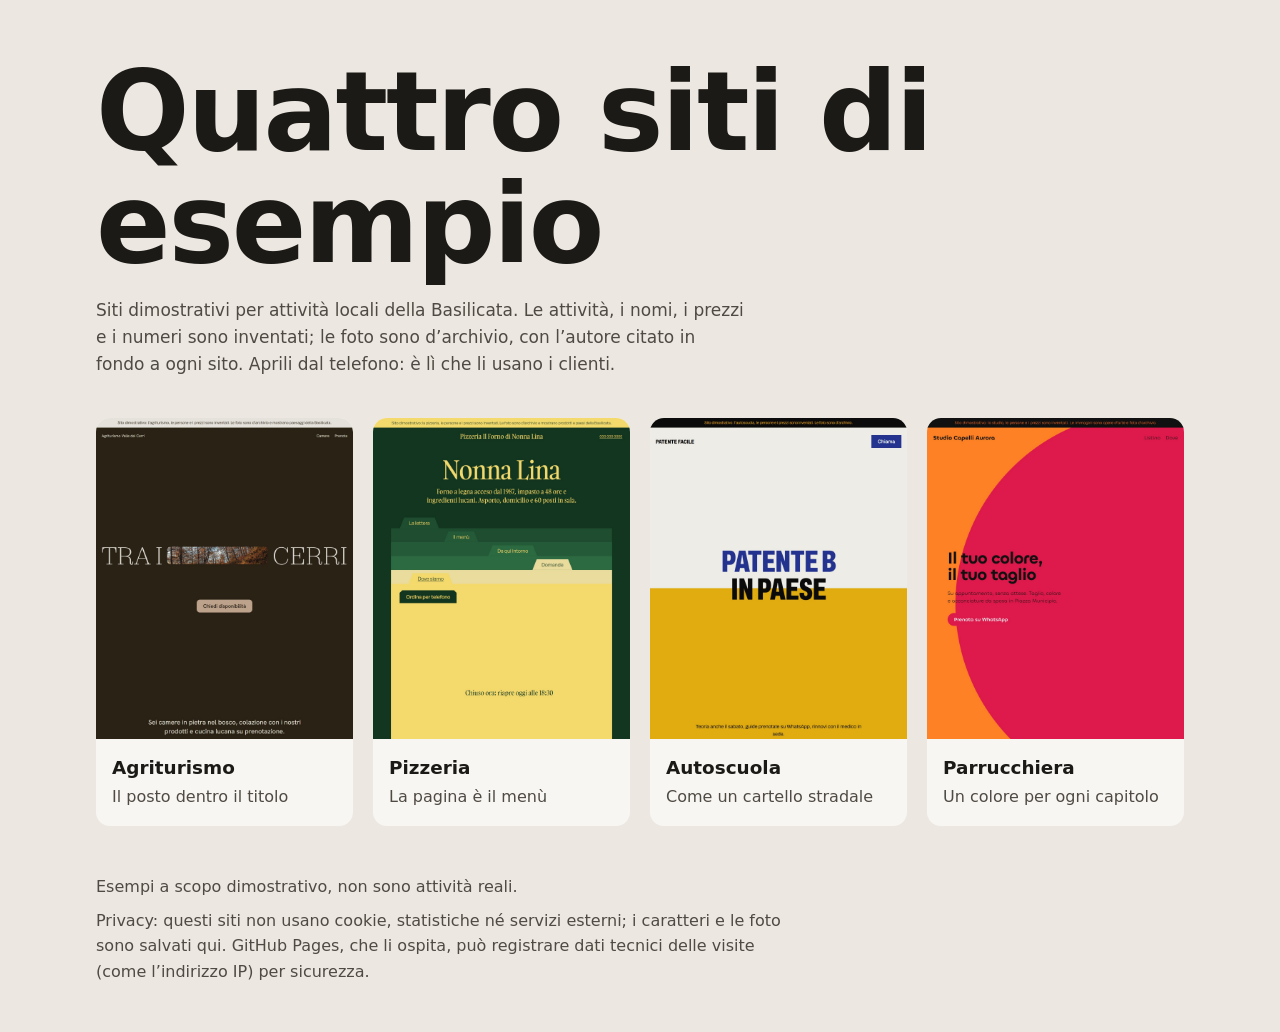
<file: index.html>
<!doctype html>
<html lang="it"><head><meta charset="utf-8"><meta name="viewport" content="width=device-width,initial-scale=1">
<title>Siti di esempio</title><meta name="robots" content="noindex">
<meta name="description" content="Quattro siti dimostrativi per attività locali della Basilicata.">
<style>
:root{--fondo:#ece8e1;--carta:#f8f6f2;--testo:#1c1a17;--tenue:#4f4a43;--acc:#1f4fb8}
@media (prefers-color-scheme:dark){:root{--fondo:#16150f;--carta:#211f19;--testo:#ebebe8;--tenue:#bdb6aa;--acc:#8fb0ff}}
*{box-sizing:border-box}
body{margin:0;font:17px/1.6 system-ui,-apple-system,"Segoe UI",Roboto,sans-serif;background:var(--fondo);color:var(--testo)}
main{max-width:1120px;margin:0 auto;padding:56px 16px 40px}
h1{font-size:clamp(2.6rem,8.6vw,8.4rem);line-height:1.02;letter-spacing:-.02em;margin:0 0 16px;max-width:none}
.intro{color:var(--tenue);margin:0 0 40px;max-width:60ch}
.g{display:grid;grid-template-columns:repeat(auto-fit,minmax(240px,1fr));gap:20px;list-style:none;margin:0;padding:0}
a.c{display:block;background:var(--carta);border-radius:14px;overflow:hidden;text-decoration:none;color:inherit;transition:transform .2s ease}
a.c:hover{transform:translateY(-4px)}a.c:active{transform:translateY(-1px)}
a.c:focus-visible{outline:3px solid var(--acc);outline-offset:3px}
a.c img{display:block;width:100%;height:auto;aspect-ratio:4/5;object-fit:cover;object-position:top}
a.c span{display:block;padding:14px 16px 16px}a.c b{display:block;font-size:1.15rem}a.c small{color:var(--tenue);font-size:1rem}
footer{margin-top:48px;color:var(--tenue);font-size:1rem;max-width:70ch}
footer p{margin:0 0 8px}
@keyframes su{from{opacity:0;transform:translateY(24px)}to{opacity:1;transform:none}}
h1,.intro,.g li,a.c b,a.c small,footer p{animation:su .7s cubic-bezier(.2,.7,.2,1) both}
a.c b{animation-delay:.5s}a.c small{animation-delay:.58s}footer p{animation-delay:.6s}
.intro{animation-delay:.08s}.g li:nth-child(1){animation-delay:.16s}.g li:nth-child(2){animation-delay:.24s}.g li:nth-child(3){animation-delay:.32s}.g li:nth-child(4){animation-delay:.4s}
a.c img{transition:transform .5s ease}a.c:hover img{transform:scale(1.03)}
@media (prefers-reduced-motion:reduce){h1,.intro,.g li,a.c b,a.c small,footer p{animation:none}a.c,a.c img{transition:none}a.c:hover,a.c:active,a.c:hover img{transform:none}}
</style></head><body><main>
<h1>Quattro siti di esempio</h1>
<p class="intro">Siti dimostrativi per attività locali della Basilicata. Le attività, i nomi, i prezzi e i numeri sono inventati; le foto sono d’archivio, con l’autore citato in fondo a ogni sito. Aprili dal telefono: è lì che li usano i clienti.</p>
<ul class="g">
<li><a class="c" href="agriturismo-demo/"><img src="img/demo-agriturismo.jpg" alt="La prima schermata del sito di un agriturismo: la scritta Tra i cerri con una foto del bosco al posto di una parola" width="1440" height="1800"><span><b>Agriturismo</b><small>Il posto dentro il titolo</small></span></a></li>
<li><a class="c" href="pizzeria-demo/"><img src="img/demo-pizzeria.jpg" alt="La prima schermata del sito di una pizzeria: verde scuro e oro, con il titolo Nonna Lina" width="1440" height="1800"><span><b>Pizzeria</b><small>La pagina è il menù</small></span></a></li>
<li><a class="c" href="autoscuola-demo/"><img src="img/demo-autoscuola.jpg" alt="La prima schermata del sito di un’autoscuola: la scritta Patente B in paese su due fasce, bianca e gialla" width="1440" height="1800"><span><b>Autoscuola</b><small>Come un cartello stradale</small></span></a></li>
<li><a class="c" href="parrucchiere-demo/"><img src="img/demo-parrucchiere.jpg" alt="La prima schermata del sito di una parrucchiera: arancione con un grande cerchio rosso" width="1440" height="1800"><span><b>Parrucchiera</b><small>Un colore per ogni capitolo</small></span></a></li>
</ul>
<footer>
<p>Esempi a scopo dimostrativo, non sono attività reali.</p>
<p>Privacy: questi siti non usano cookie, statistiche né servizi esterni; i caratteri e le foto sono salvati qui. GitHub Pages, che li ospita, può registrare dati tecnici delle visite (come l’indirizzo IP) per sicurezza.</p>
</footer>
</main></body></html>
</file>
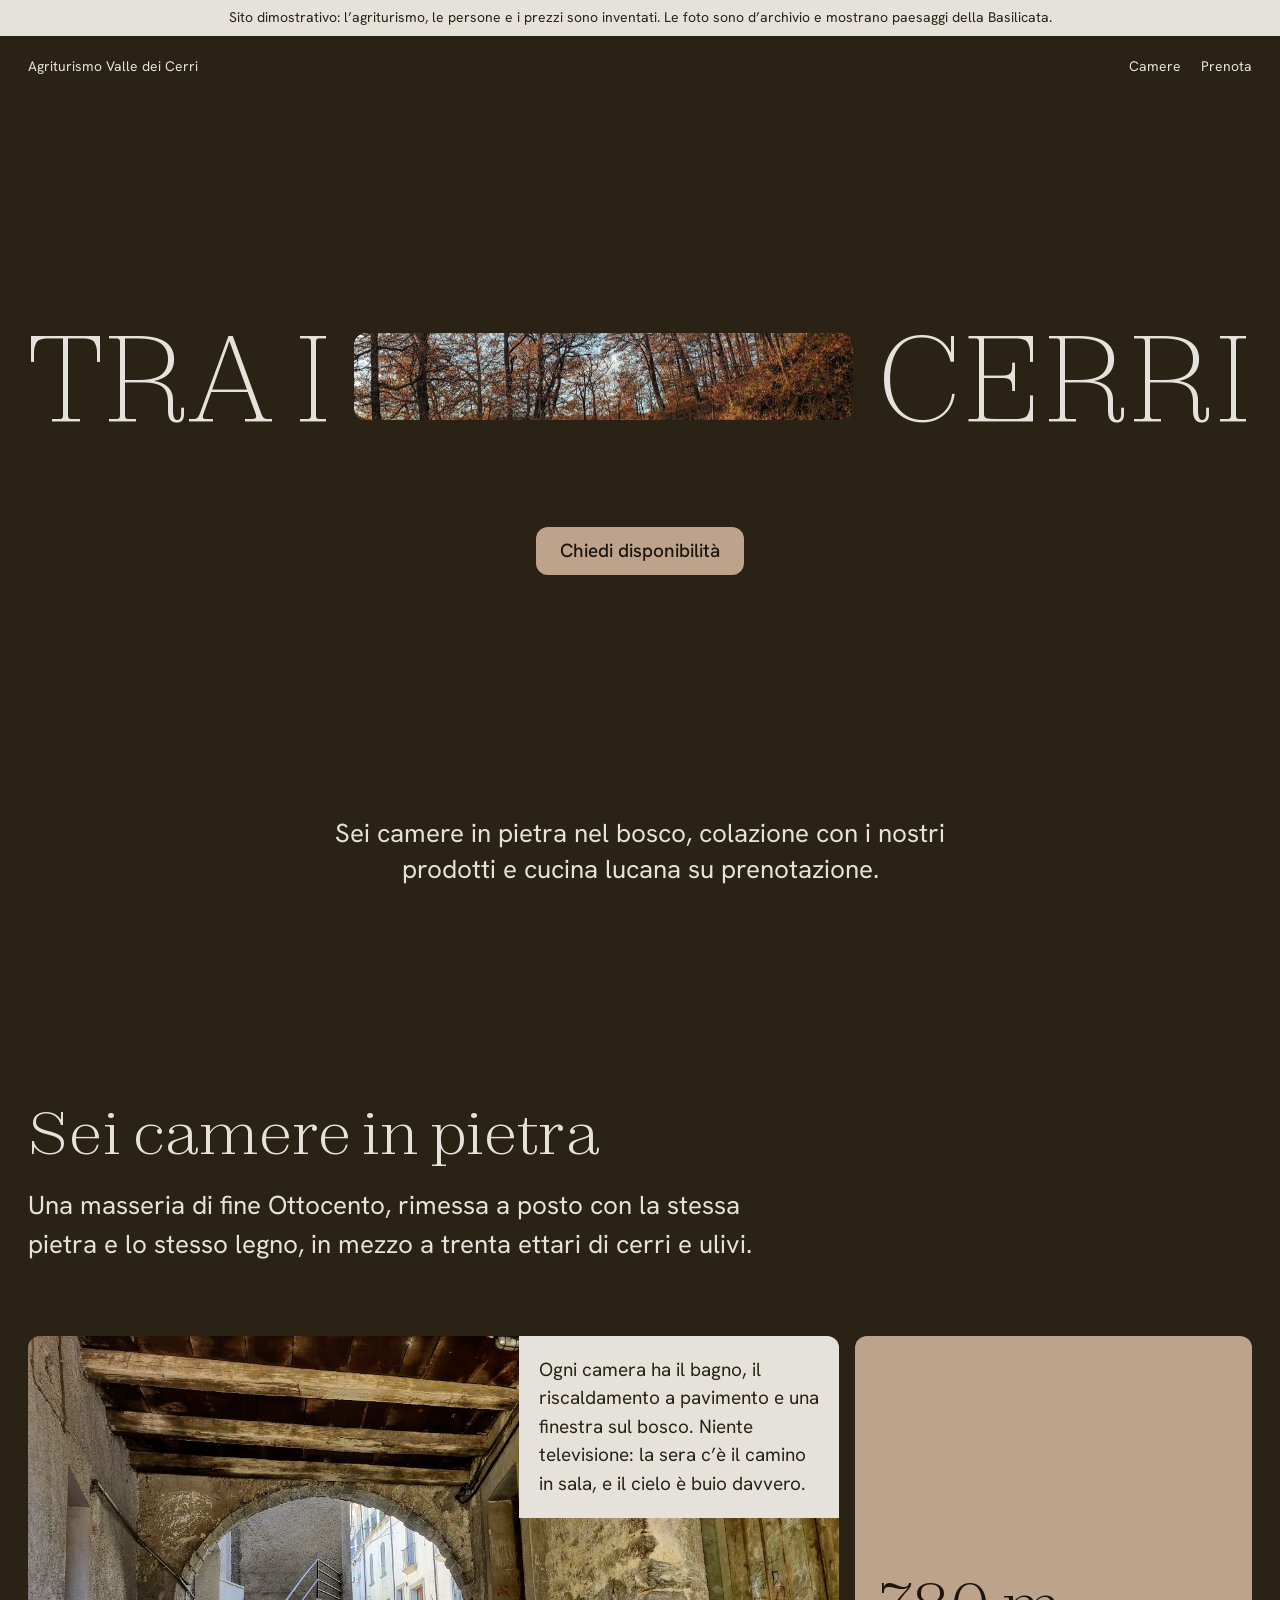
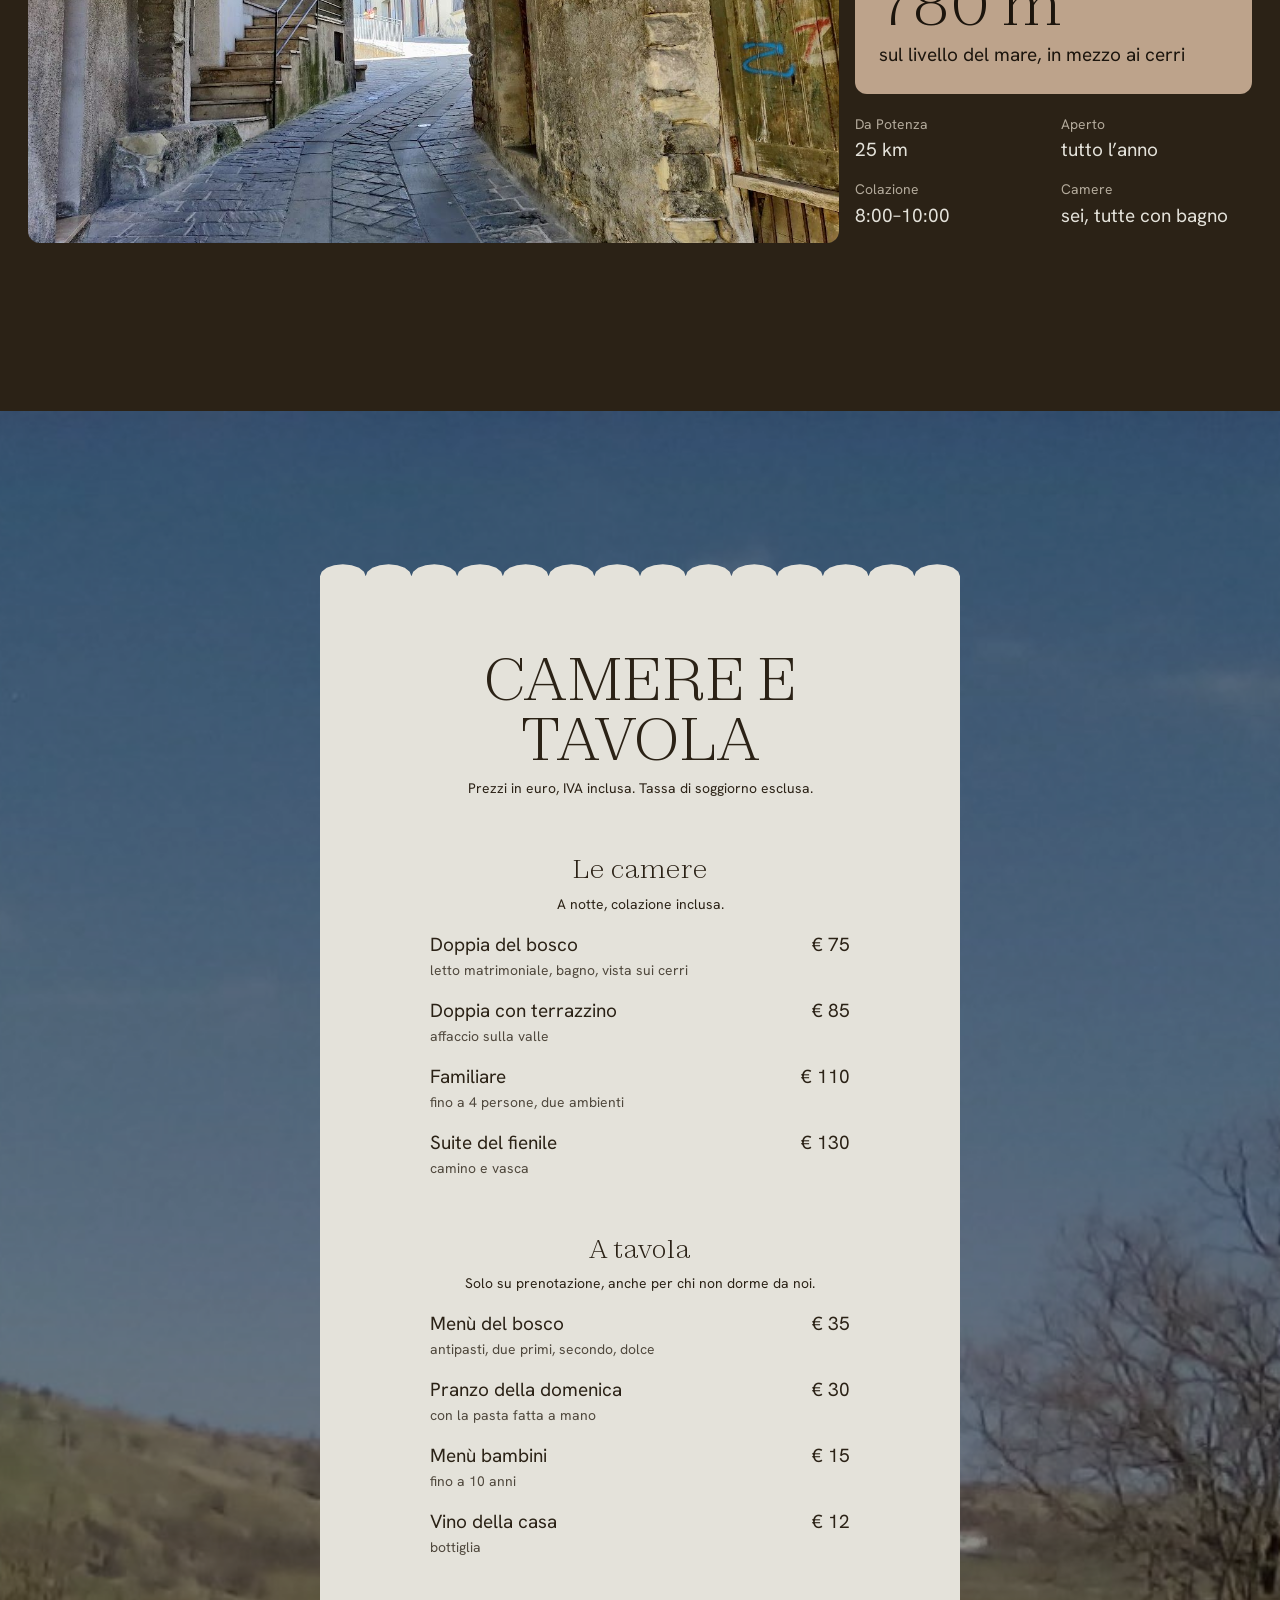
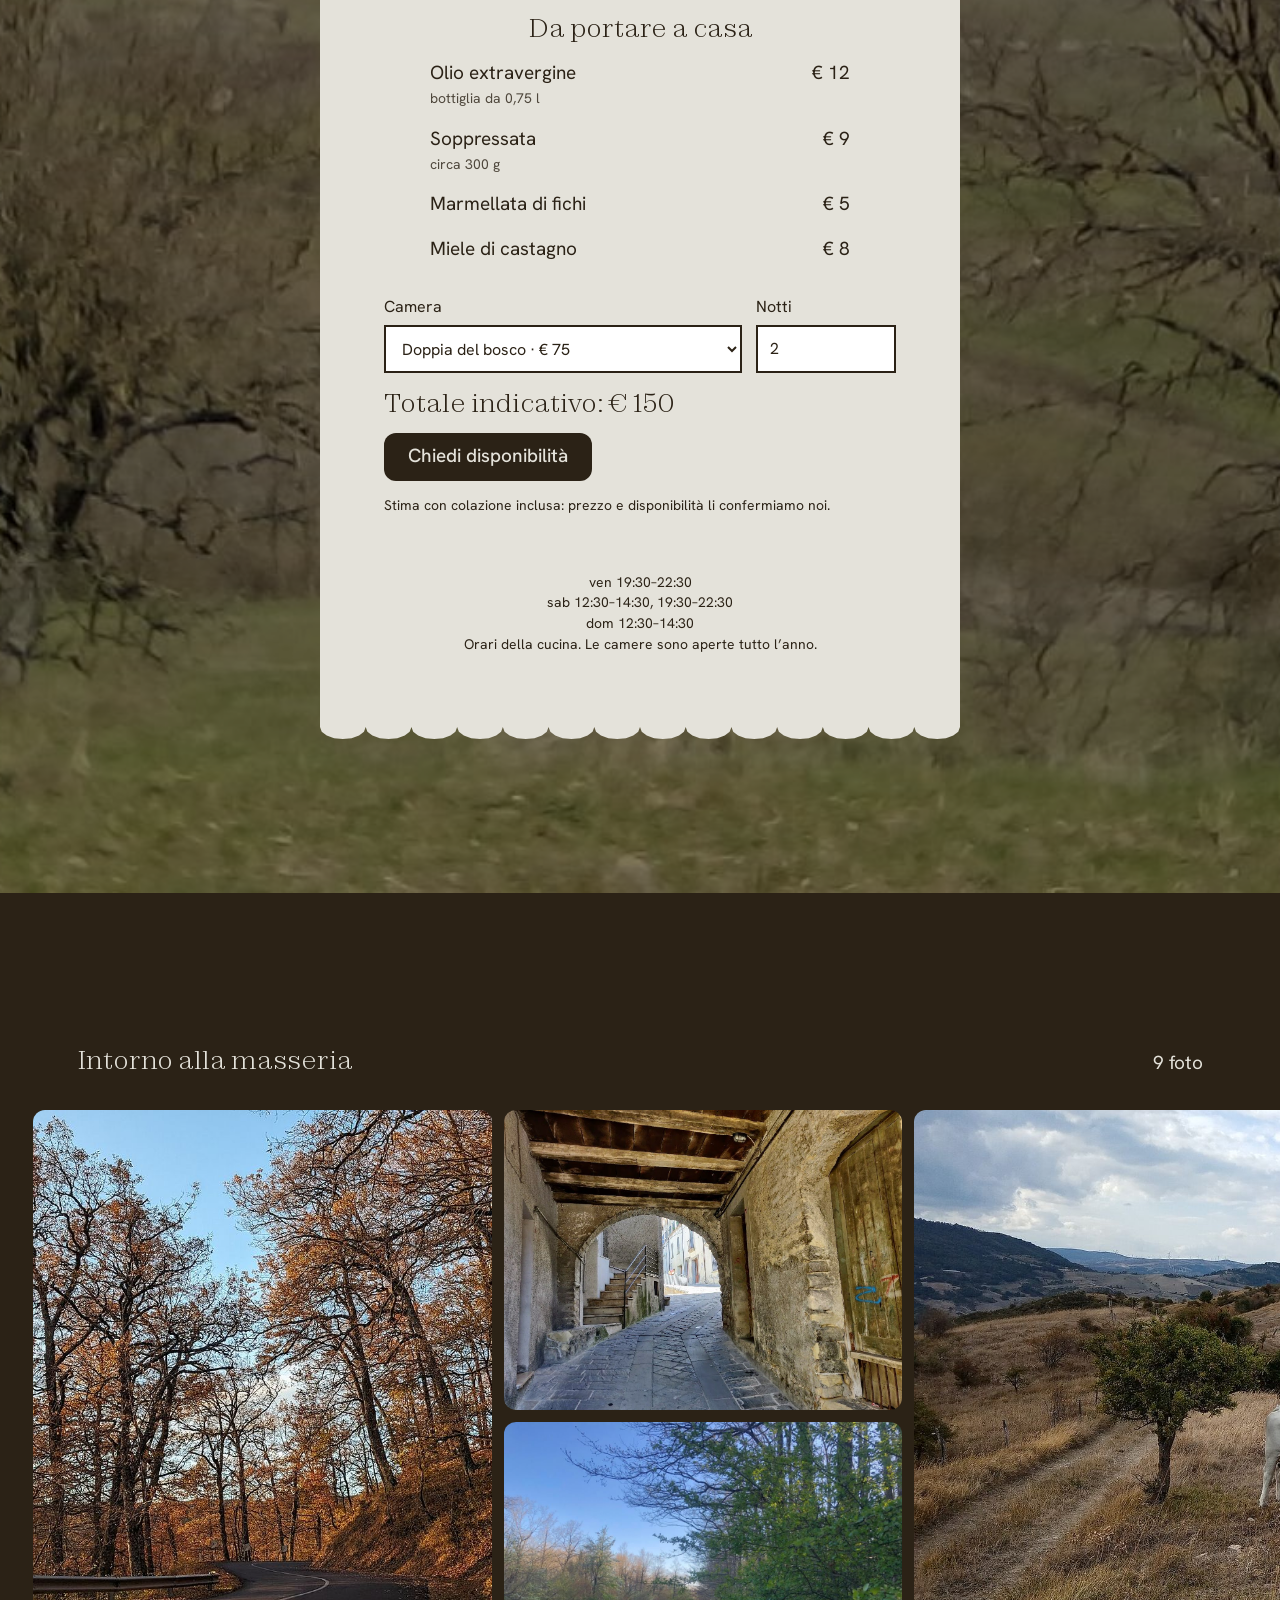
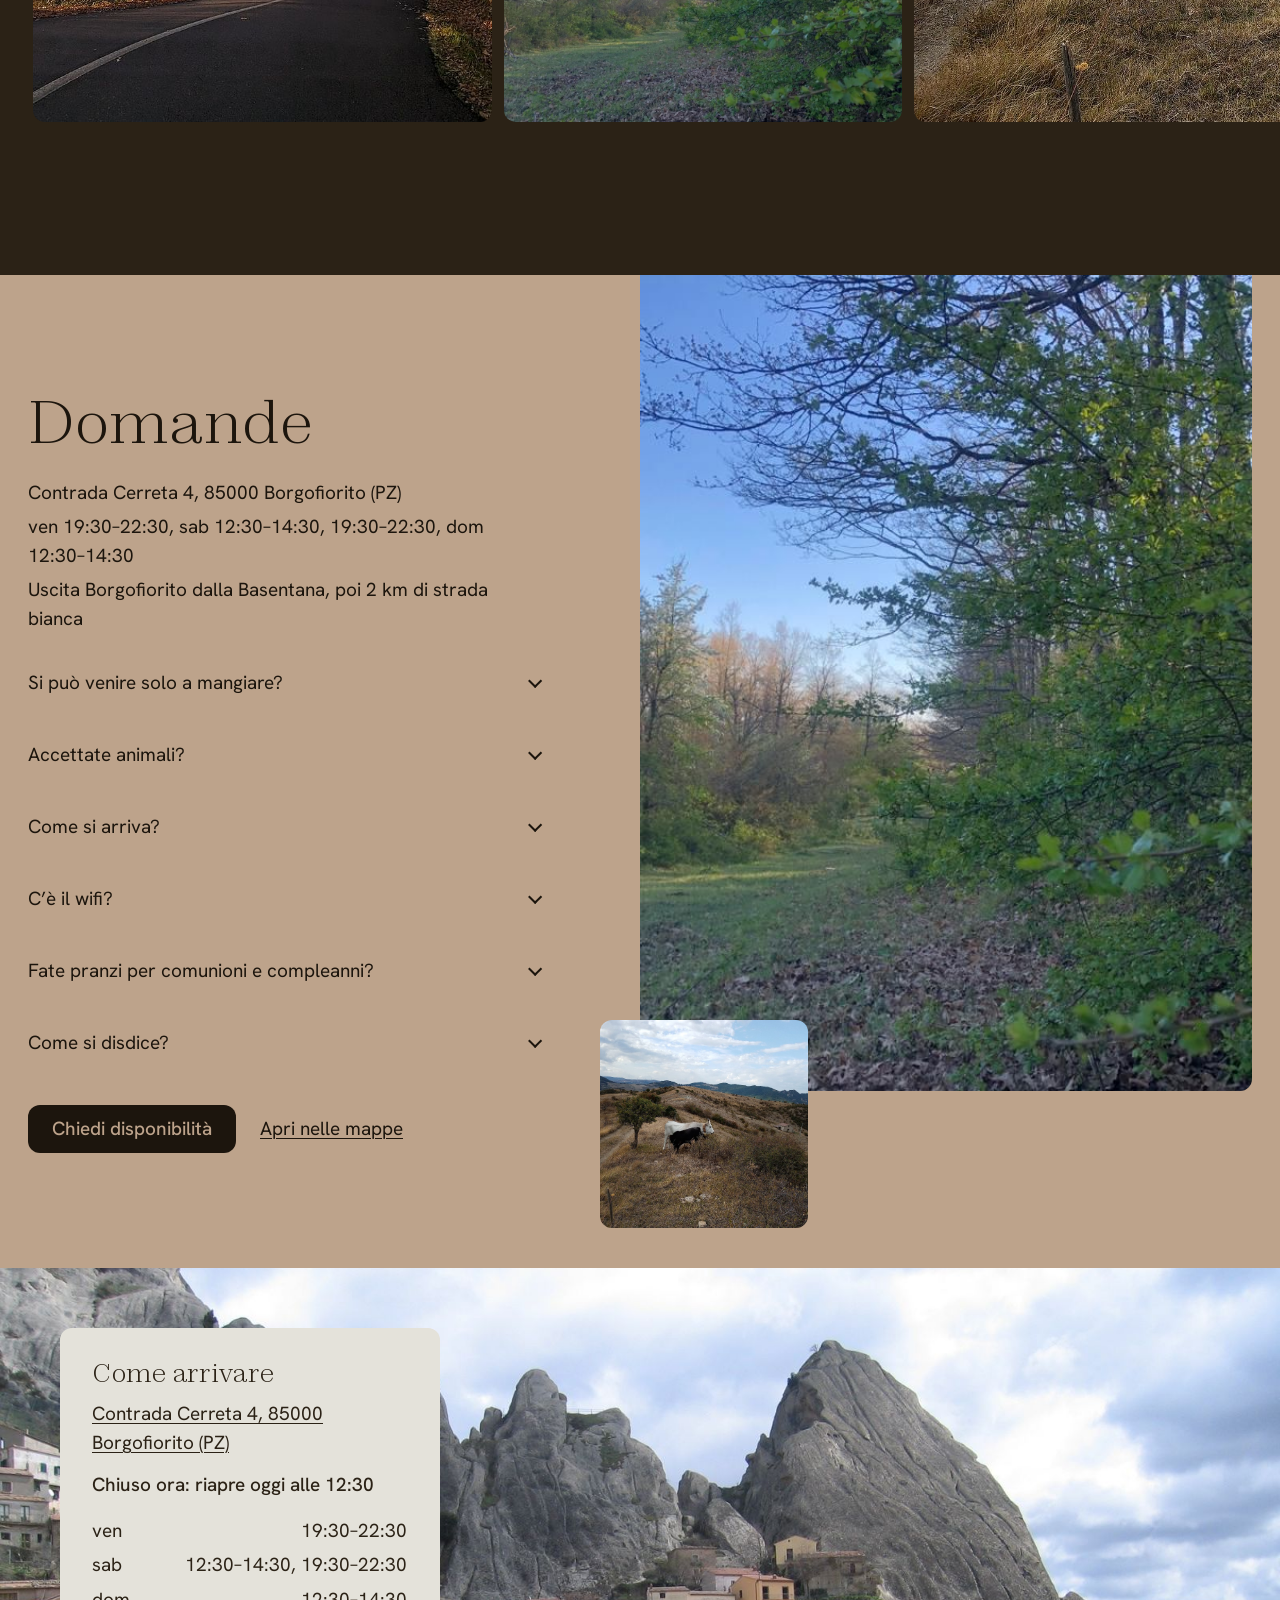
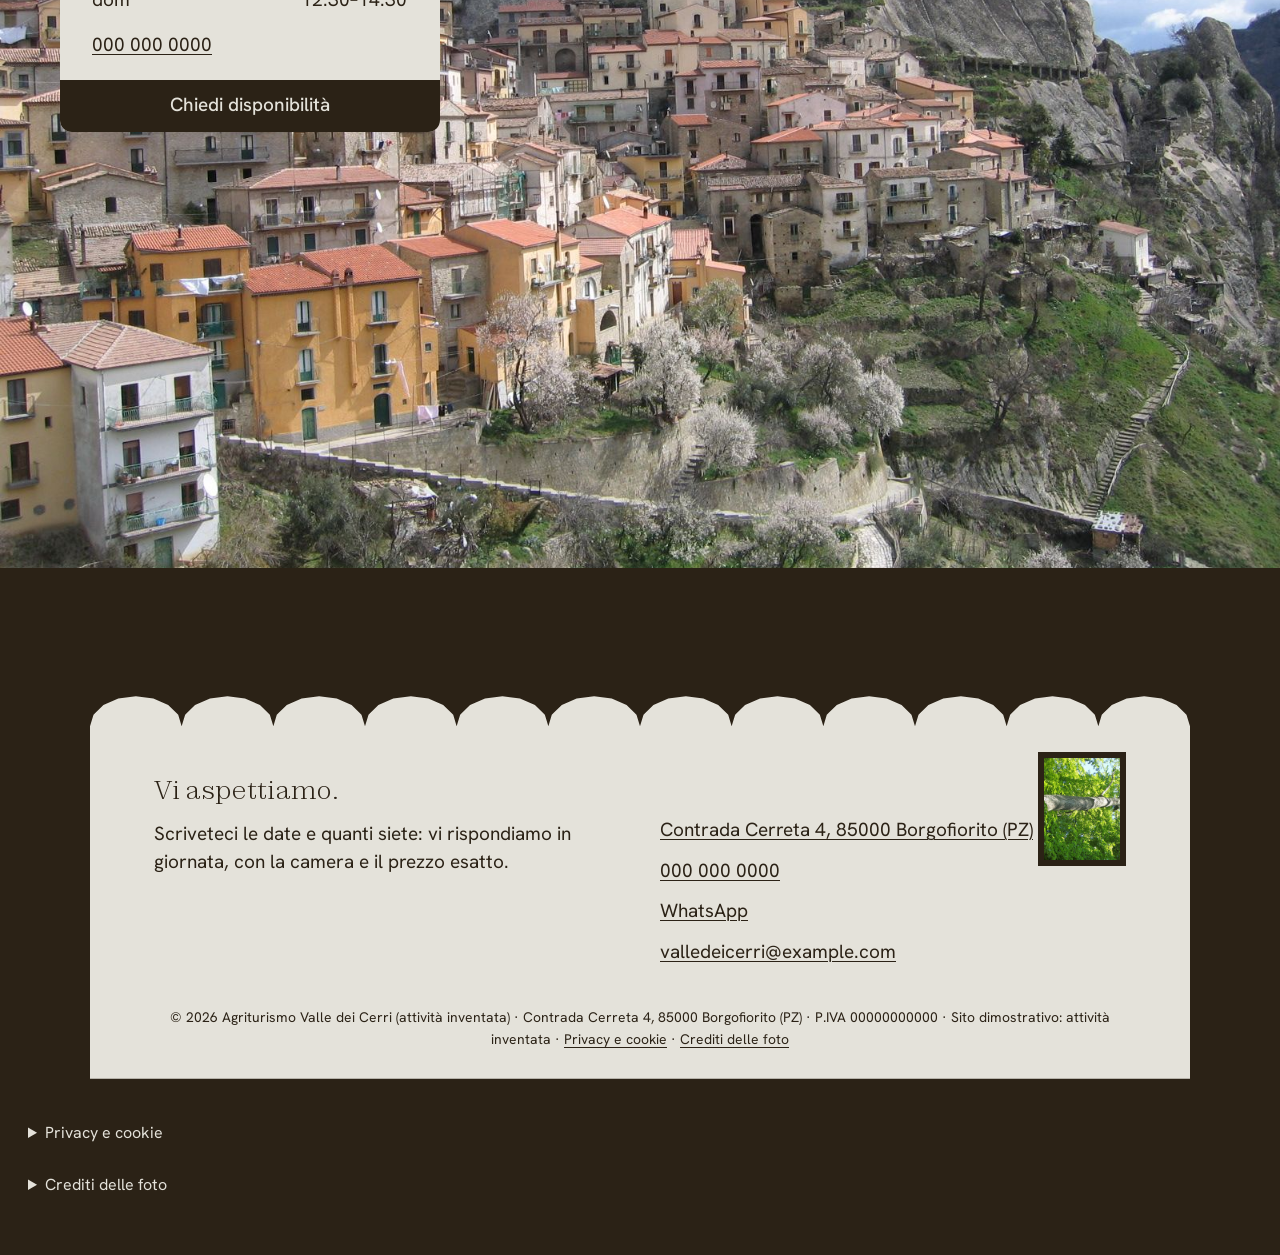
<file: agriturismo-demo/index.html>
<!doctype html>
<html lang="it"><head>
<meta charset="utf-8"><meta name="viewport" content="width=device-width,initial-scale=1">
<title>Agriturismo Valle dei Cerri · Borgofiorito</title>
<meta name="description" content="Agriturismo in Basilicata con sei camere in pietra, colazione con prodotti dell’azienda e cucina lucana su prenotazione.">
<meta property="og:title" content="Agriturismo Valle dei Cerri"><meta property="og:description" content="Agriturismo in Basilicata con sei camere in pietra, colazione con prodotti dell’azienda e cucina lucana su prenotazione."><meta property="og:type" content="website">
<meta name="theme-color" content="#2b2216">
<meta name="robots" content="noindex">
<meta name="referrer" content="strict-origin-when-cross-origin">
<link rel="icon" href="data:image/svg+xml,%3Csvg%20xmlns%3D'http%3A%2F%2Fwww.w3.org%2F2000%2Fsvg'%20viewBox%3D'0%200%2064%2064'%3E%3Crect%20width%3D'64'%20height%3D'64'%20fill%3D'%232b2216'%2F%3E%3Ctext%20x%3D'32'%20y%3D'45'%20font-size%3D'36'%20text-anchor%3D'middle'%20fill%3D'white'%20font-family%3D'Georgia'%3EA%3C%2Ftext%3E%3C%2Fsvg%3E">
<script type="application/ld+json">{"@context":"https://schema.org","@type":"LodgingBusiness","name":"Agriturismo Valle dei Cerri","description":"Agriturismo in Basilicata con sei camere in pietra, colazione con prodotti dell’azienda e cucina lucana su prenotazione.","telephone":"+390000000000","email":"valledeicerri@example.com","address":{"@type":"PostalAddress","streetAddress":"Contrada Cerreta 4, 85000 Borgofiorito (PZ)","addressLocality":"Borgofiorito","postalCode":"85000","addressRegion":"PZ","addressCountry":"IT"},"geo":{"@type":"GeoCoordinates","latitude":40.6,"longitude":15.9},"priceRange":"€€","openingHoursSpecification":[{"@type":"OpeningHoursSpecification","dayOfWeek":"Friday","opens":"19:30","closes":"22:30"},{"@type":"OpeningHoursSpecification","dayOfWeek":"Saturday","opens":"12:30","closes":"14:30"},{"@type":"OpeningHoursSpecification","dayOfWeek":"Saturday","opens":"19:30","closes":"22:30"},{"@type":"OpeningHoursSpecification","dayOfWeek":"Sunday","opens":"12:30","closes":"14:30"}]}</script>
<style>@font-face{font-family:'Zodiak';src:url('font/zodiak-100.woff2') format('woff2');font-weight:100;font-style:normal;font-display:swap}@font-face{font-family:'Zodiak';src:url('font/zodiak-300.woff2') format('woff2');font-weight:300;font-style:normal;font-display:swap}@font-face{font-family:'Hanken Grotesk';src:url('font/hanken-400.woff2') format('woff2');font-weight:400 500;font-style:normal;font-display:swap}:root{--bg:#2b2216;--surface:#382d1e;--ink:#e4e2da;--muted:#b3aa9b;--accent:#bda38b;--accent-ink:#1c150d;--field:#bda38b;--field-ink:#1c150d;--carta:#e4e2da;--carta-ink:#2b2216;--campo:#e4e2da;--campo-ink:#2b2216}
*,*::before,*::after{box-sizing:border-box}html{-webkit-text-size-adjust:100%;scroll-behavior:smooth}
body{margin:0;background:var(--bg);color:var(--ink);font-family:var(--testo-f);font-size:var(--step-body);line-height:1.5;text-rendering:optimizeLegibility;-webkit-font-smoothing:antialiased}
img{display:block;max-width:100%;height:auto}a{color:inherit}h1,h2,h3,p,ul,ol,figure,blockquote{margin:0}ul,ol{padding:0;list-style:none}
:focus-visible{outline:3px solid var(--focus,var(--accent));outline-offset:3px}
::selection{background:var(--accent);color:var(--accent-ink)}
.nasc{position:absolute!important;width:1px;height:1px;overflow:hidden;clip:rect(0 0 0 0);white-space:nowrap}
.salta{position:absolute;left:12px;top:12px;z-index:100;width:1px;height:1px;overflow:hidden;clip:rect(0 0 0 0);white-space:nowrap;background:var(--ink);color:var(--bg);text-decoration:none}.salta:focus{width:auto;height:auto;clip:auto;padding:10px 16px}
.box{width:min(100% - 2*var(--margine),1320px);margin-inline:auto}
.demo{background:var(--ink);color:var(--bg);font-size:.875rem;text-align:center;padding:8px 16px;line-height:1.4}
.btn{display:inline-flex;align-items:center;justify-content:center;min-height:48px;padding:12px 24px;background:var(--accent);color:var(--accent-ink);font:500 var(--step-body)/1.2 var(--testo-f);text-decoration:none;border:0;cursor:pointer;transition:transform .16s cubic-bezier(.2,.8,.2,1),background-color .2s}
.btn:hover{transform:translateY(-2px)}.btn:active{transform:translateY(0) scale(.97)}
a:not(.btn){text-underline-offset:.18em;text-decoration-thickness:1px;transition:color .2s,text-decoration-color .2s}
.stato{font-weight:500}
.legale{padding:24px 0 48px;font-size:var(--step-small)}.legale details{max-width:72ch;margin-top:8px}.legale summary{cursor:pointer;font-size:1rem;padding:10px 0;min-height:44px}
.testo-legale{font-size:1rem;line-height:1.55;padding-bottom:16px}.testo-legale p,.testo-legale li{margin-top:10px}.testo-legale ul{padding-left:1.1em;list-style:disc}
.imprint{font-size:var(--step-small);line-height:1.6}
.calcolo{display:grid;gap:14px;grid-template-columns:1fr 140px;align-items:end;margin-top:32px}
.calcolo label{display:grid;gap:6px;font-size:1rem}.calcolo select,.calcolo input{font:inherit;font-size:1rem;min-height:48px;padding:8px 12px;background:var(--campo,#fff);color:var(--campo-ink,#111);border:2px solid currentColor;border-radius:0}
.calcolo output{grid-column:1/-1;font:var(--peso-display,400) var(--step-lead)/1.2 var(--display-f)}
.calcolo .btn{grid-column:1/-1;justify-self:start}.nota-calcolo{grid-column:1/-1;font-size:var(--step-small)}
.recensioni{padding:96px 0}.recensioni blockquote{margin-top:24px;max-width:60ch}.recensioni .fonte{margin-top:24px;font-size:var(--step-small)}
/* entrate: nascoste solo se lo script gira; senza script tutto resta visibile */
.js .en{opacity:0;transform:translateY(24px)}
.js .vista .en,.js .en.vista{opacity:1;transform:none;transition:opacity .7s cubic-bezier(.16,1,.3,1),transform .7s cubic-bezier(.16,1,.3,1);transition-delay:calc(var(--i,0) * 80ms)}
@media (prefers-reduced-motion:reduce){html{scroll-behavior:auto}.js .en{opacity:1;transform:none}*{animation-duration:.01ms!important;animation-iteration-count:1!important;transition-duration:.01ms!important}}

:root{--display-f:'Zodiak',Georgia,serif;--testo-f:'Hanken Grotesk',system-ui,sans-serif;--margine:clamp(16px,2.2vw,28px);--r:12px;
--step-small:clamp(.8125rem,.79rem + .1vw,.875rem);--step-body:clamp(1.0625rem,1.02rem + .25vw,1.1875rem);--step-lead:clamp(1.25rem,1.1rem + .7vw,1.625rem);--step-head:clamp(2.5rem,1.6rem + 3.4vw,3.75rem);--step-hero:clamp(4.5rem,9.5vw,9.5rem)}
.d{font-family:var(--display-f);font-weight:100;letter-spacing:-.01em;line-height:1}
.btn{border-radius:var(--r)}
/* eroe: frase con la striscia di foto */
.eroe{min-height:100svh;display:grid;grid-template-rows:auto 1fr auto;padding:20px var(--margine) 48px;overflow:hidden}
.eroe .fila{display:flex;justify-content:space-between;font-size:var(--step-small)}.eroe .fila a{text-decoration:none}.eroe .fila nav a+a{margin-left:20px}
.eroe .centro{align-self:center;text-align:center}
.eroe h1{display:flex;align-items:baseline;gap:.18em;font-size:var(--step-hero);text-transform:uppercase;white-space:nowrap}
.striscia{flex:1;height:.72em;align-self:center;min-width:1.4em;border-radius:var(--r);overflow:hidden;clip-path:inset(0 100% 0 0 round var(--r));animation:otturatore 1.1s cubic-bezier(.77,0,.18,1) .2s forwards}
.striscia img{width:100%;height:100%;object-fit:cover;transform:scale(1.12);animation:assesta 1.6s cubic-bezier(.16,1,.3,1) .2s forwards}
@keyframes otturatore{to{clip-path:inset(0 0 0 0 round var(--r))}}@keyframes assesta{to{transform:scale(1)}}
.eroe .centro .btn{margin-top:clamp(48px,10svh,150px)}
.eroe .sotto{text-align:center;font-size:var(--step-lead);max-width:44ch;margin:0 auto;line-height:1.4}
@media (max-width:760px){.eroe h1{flex-direction:column;align-items:center;font-size:19vw;gap:12px}.striscia{flex:none;width:100%;height:auto;aspect-ratio:2/1}.eroe .sotto{font-size:var(--step-body)}.eroe .centro .btn{margin-top:32px}}
/* camere: mosaico */
.mosaico{padding:clamp(72px,13vw,200px) 0}
.mosaico h2{font-size:var(--step-head);font-weight:300}.mosaico .lead{font-size:var(--step-lead);max-width:52ch;margin-top:24px}
.tasselli{display:grid;grid-template-columns:repeat(12,1fr);gap:16px;margin-top:72px;align-items:start}
.tassello-foto{grid-column:1/9;position:relative}.tassello-foto img{width:100%;aspect-ratio:16/10;object-fit:cover;border-radius:var(--r)}
.tassello-foto .sopra{position:absolute;top:0;right:0;width:320px;background:var(--carta);color:var(--carta-ink);padding:20px;font-size:var(--step-body);border-radius:0 var(--r) 0 0}
.tassello-mappa{grid-column:9/13}.tassello-mappa .campo{background:var(--field);color:var(--field-ink);aspect-ratio:4/3.6;border-radius:var(--r);display:grid;place-items:center;padding:24px}
.tassello-mappa .campo{place-items:end start}.cifra{display:grid;gap:8px}.cifra .d{font-size:var(--step-head);font-weight:300}
.dati{display:grid;grid-template-columns:1fr 1fr;gap:14px 16px;margin-top:20px;font-size:var(--step-small)}.dati dt{color:var(--muted)}.dati dd{margin:2px 0 0;font-size:var(--step-body)}
@media (max-width:900px){.tassello-foto,.tassello-mappa{grid-column:1/-1}.tassello-foto .sopra{position:static;width:auto;border-radius:0 0 var(--r) var(--r)}.tassello-foto img{aspect-ratio:4/3;border-radius:var(--r) var(--r) 0 0}.tassello-mappa .campo{aspect-ratio:3/2}}
/* listino: foglio smerlato su foto */
.listino{position:relative;padding:clamp(96px,12vw,180px) 0}
.listino .sfondo{position:absolute;inset:0;width:100%;height:100%;object-fit:cover;filter:brightness(.55)}
.carta{position:relative;width:min(640px,calc(100% - 20px));margin:0 auto;background:var(--carta);color:var(--carta-ink);padding:84px 64px;clip-path:polygon(0.00% 12.0px,0.27% 7.4px,1.05% 3.5px,2.20% 0.9px,3.57% 0.0px,4.94% 0.9px,6.10% 3.5px,6.87% 7.4px,7.14% 12.0px,7.14% 12.0px,7.41% 7.4px,8.19% 3.5px,9.35% 0.9px,10.71% 0.0px,12.08% 0.9px,13.24% 3.5px,14.01% 7.4px,14.29% 12.0px,14.29% 12.0px,14.56% 7.4px,15.33% 3.5px,16.49% 0.9px,17.86% 0.0px,19.22% 0.9px,20.38% 3.5px,21.16% 7.4px,21.43% 12.0px,21.43% 12.0px,21.70% 7.4px,22.47% 3.5px,23.63% 0.9px,25.00% 0.0px,26.37% 0.9px,27.53% 3.5px,28.30% 7.4px,28.57% 12.0px,28.57% 12.0px,28.84% 7.4px,29.62% 3.5px,30.78% 0.9px,32.14% 0.0px,33.51% 0.9px,34.67% 3.5px,35.44% 7.4px,35.71% 12.0px,35.71% 12.0px,35.99% 7.4px,36.76% 3.5px,37.92% 0.9px,39.29% 0.0px,40.65% 0.9px,41.81% 3.5px,42.59% 7.4px,42.86% 12.0px,42.86% 12.0px,43.13% 7.4px,43.90% 3.5px,45.06% 0.9px,46.43% 0.0px,47.80% 0.9px,48.95% 3.5px,49.73% 7.4px,50.00% 12.0px,50.00% 12.0px,50.27% 7.4px,51.05% 3.5px,52.20% 0.9px,53.57% 0.0px,54.94% 0.9px,56.10% 3.5px,56.87% 7.4px,57.14% 12.0px,57.14% 12.0px,57.41% 7.4px,58.19% 3.5px,59.35% 0.9px,60.71% 0.0px,62.08% 0.9px,63.24% 3.5px,64.01% 7.4px,64.29% 12.0px,64.29% 12.0px,64.56% 7.4px,65.33% 3.5px,66.49% 0.9px,67.86% 0.0px,69.22% 0.9px,70.38% 3.5px,71.16% 7.4px,71.43% 12.0px,71.43% 12.0px,71.70% 7.4px,72.47% 3.5px,73.63% 0.9px,75.00% 0.0px,76.37% 0.9px,77.53% 3.5px,78.30% 7.4px,78.57% 12.0px,78.57% 12.0px,78.84% 7.4px,79.62% 3.5px,80.78% 0.9px,82.14% 0.0px,83.51% 0.9px,84.67% 3.5px,85.44% 7.4px,85.71% 12.0px,85.71% 12.0px,85.99% 7.4px,86.76% 3.5px,87.92% 0.9px,89.29% 0.0px,90.65% 0.9px,91.81% 3.5px,92.59% 7.4px,92.86% 12.0px,92.86% 12.0px,93.13% 7.4px,93.90% 3.5px,95.06% 0.9px,96.43% 0.0px,97.80% 0.9px,98.95% 3.5px,99.73% 7.4px,100.00% 12.0px,100.00% calc(100% - 12.0px),99.73% calc(100% - 7.4px),98.95% calc(100% - 3.5px),97.80% calc(100% - 0.9px),96.43% calc(100% - 0.0px),95.06% calc(100% - 0.9px),93.90% calc(100% - 3.5px),93.13% calc(100% - 7.4px),92.86% calc(100% - 12.0px),92.86% calc(100% - 12.0px),92.59% calc(100% - 7.4px),91.81% calc(100% - 3.5px),90.65% calc(100% - 0.9px),89.29% calc(100% - 0.0px),87.92% calc(100% - 0.9px),86.76% calc(100% - 3.5px),85.99% calc(100% - 7.4px),85.71% calc(100% - 12.0px),85.71% calc(100% - 12.0px),85.44% calc(100% - 7.4px),84.67% calc(100% - 3.5px),83.51% calc(100% - 0.9px),82.14% calc(100% - 0.0px),80.78% calc(100% - 0.9px),79.62% calc(100% - 3.5px),78.84% calc(100% - 7.4px),78.57% calc(100% - 12.0px),78.57% calc(100% - 12.0px),78.30% calc(100% - 7.4px),77.53% calc(100% - 3.5px),76.37% calc(100% - 0.9px),75.00% calc(100% - 0.0px),73.63% calc(100% - 0.9px),72.47% calc(100% - 3.5px),71.70% calc(100% - 7.4px),71.43% calc(100% - 12.0px),71.43% calc(100% - 12.0px),71.16% calc(100% - 7.4px),70.38% calc(100% - 3.5px),69.22% calc(100% - 0.9px),67.86% calc(100% - 0.0px),66.49% calc(100% - 0.9px),65.33% calc(100% - 3.5px),64.56% calc(100% - 7.4px),64.29% calc(100% - 12.0px),64.29% calc(100% - 12.0px),64.01% calc(100% - 7.4px),63.24% calc(100% - 3.5px),62.08% calc(100% - 0.9px),60.71% calc(100% - 0.0px),59.35% calc(100% - 0.9px),58.19% calc(100% - 3.5px),57.41% calc(100% - 7.4px),57.14% calc(100% - 12.0px),57.14% calc(100% - 12.0px),56.87% calc(100% - 7.4px),56.10% calc(100% - 3.5px),54.94% calc(100% - 0.9px),53.57% calc(100% - 0.0px),52.20% calc(100% - 0.9px),51.05% calc(100% - 3.5px),50.27% calc(100% - 7.4px),50.00% calc(100% - 12.0px),50.00% calc(100% - 12.0px),49.73% calc(100% - 7.4px),48.95% calc(100% - 3.5px),47.80% calc(100% - 0.9px),46.43% calc(100% - 0.0px),45.06% calc(100% - 0.9px),43.90% calc(100% - 3.5px),43.13% calc(100% - 7.4px),42.86% calc(100% - 12.0px),42.86% calc(100% - 12.0px),42.59% calc(100% - 7.4px),41.81% calc(100% - 3.5px),40.65% calc(100% - 0.9px),39.29% calc(100% - 0.0px),37.92% calc(100% - 0.9px),36.76% calc(100% - 3.5px),35.99% calc(100% - 7.4px),35.71% calc(100% - 12.0px),35.71% calc(100% - 12.0px),35.44% calc(100% - 7.4px),34.67% calc(100% - 3.5px),33.51% calc(100% - 0.9px),32.14% calc(100% - 0.0px),30.78% calc(100% - 0.9px),29.62% calc(100% - 3.5px),28.84% calc(100% - 7.4px),28.57% calc(100% - 12.0px),28.57% calc(100% - 12.0px),28.30% calc(100% - 7.4px),27.53% calc(100% - 3.5px),26.37% calc(100% - 0.9px),25.00% calc(100% - 0.0px),23.63% calc(100% - 0.9px),22.47% calc(100% - 3.5px),21.70% calc(100% - 7.4px),21.43% calc(100% - 12.0px),21.43% calc(100% - 12.0px),21.16% calc(100% - 7.4px),20.38% calc(100% - 3.5px),19.22% calc(100% - 0.9px),17.86% calc(100% - 0.0px),16.49% calc(100% - 0.9px),15.33% calc(100% - 3.5px),14.56% calc(100% - 7.4px),14.29% calc(100% - 12.0px),14.29% calc(100% - 12.0px),14.01% calc(100% - 7.4px),13.24% calc(100% - 3.5px),12.08% calc(100% - 0.9px),10.71% calc(100% - 0.0px),9.35% calc(100% - 0.9px),8.19% calc(100% - 3.5px),7.41% calc(100% - 7.4px),7.14% calc(100% - 12.0px),7.14% calc(100% - 12.0px),6.87% calc(100% - 7.4px),6.10% calc(100% - 3.5px),4.94% calc(100% - 0.9px),3.57% calc(100% - 0.0px),2.20% calc(100% - 0.9px),1.05% calc(100% - 3.5px),0.27% calc(100% - 7.4px),0.00% calc(100% - 12.0px));text-align:center}
.carta h2{font-size:var(--step-head);font-weight:300;text-transform:uppercase}.carta .nota{font-size:var(--step-small);margin-top:10px}
.gruppo{margin-top:56px}.gruppo h3{font:300 var(--step-lead)/1.1 var(--display-f)}
.voci{max-width:420px;margin:16px auto 0;text-align:left}.voci li{display:grid;grid-template-columns:1fr auto;gap:2px 16px;margin-top:16px;font-size:var(--step-body)}
.voci .prezzo{font-variant-numeric:tabular-nums;white-space:nowrap}.voci .desc{grid-column:1;font-size:var(--step-small);opacity:.8;line-height:1.4}
.carta .chiusura{margin-top:56px;font-size:var(--step-small)}
.carta .calcolo{text-align:left;--campo:#fff;--campo-ink:var(--carta-ink)}.carta .calcolo .btn{background:var(--carta-ink);color:var(--carta)}
@media (max-width:760px){.carta{padding:64px 28px}.calcolo{grid-template-columns:1fr}}
/* galleria trascinabile */
.fila-foto{padding:clamp(96px,12vw,180px) 0}
.fila-foto .testa{display:flex;justify-content:space-between;align-items:baseline;padding:0 6vw;margin-bottom:32px}.fila-foto h2{font:300 var(--step-lead)/1.1 var(--display-f)}
.scorre{display:flex;gap:12px;height:68svh;min-height:420px;overflow-x:auto;scroll-snap-type:x proximity;padding:0 6vw;scrollbar-width:none;cursor:grab}
.scorre::-webkit-scrollbar{display:none}
.modulo{flex:none;height:100%;scroll-snap-align:start;display:grid;gap:12px}.modulo img{width:100%;height:100%;object-fit:cover;border-radius:var(--r);min-height:0}
.modulo.alto{aspect-ratio:3/4}.modulo.coppia{aspect-ratio:4/6.15;grid-template-rows:1fr 1fr}.modulo.largo{aspect-ratio:16/10}
@media (max-width:760px){.scorre{height:62svh;gap:8px;padding:0 20px}.modulo.alto{width:72vw;aspect-ratio:auto}.modulo.coppia{width:64vw;aspect-ratio:auto}.modulo.largo{width:88vw;aspect-ratio:auto;height:60%;align-self:center}}
/* domande */
.domande{background:var(--field);color:var(--field-ink);overflow:hidden}
.domande .box{display:grid;grid-template-columns:5fr 1fr 6fr}
.domande .col{padding:clamp(80px,9vw,140px) 0}.domande h2{font-size:var(--step-head);font-weight:300}
.fatti{margin-top:28px;font-size:var(--step-body)}.fatti li+li{margin-top:6px}
.domande details{margin-top:28px}.domande summary{font-size:var(--step-body);cursor:pointer;list-style:none;display:flex;justify-content:space-between;gap:16px;min-height:44px;align-items:center}
.domande summary::-webkit-details-marker{display:none}
.domande summary::after{content:'';flex:none;width:10px;height:10px;border-right:2px solid currentColor;border-bottom:2px solid currentColor;transform:rotate(45deg) translateY(-3px);transition:transform .2s}
.domande details[open] summary::after{transform:rotate(225deg)}.domande details p{margin-top:10px;font-size:var(--step-body);max-width:52ch}
.domande .azioni{margin-top:40px;display:flex;gap:24px;align-items:center;flex-wrap:wrap}.domande .btn{background:var(--field-ink);color:var(--field)}
.domande .fotoalta{grid-column:3;position:relative;margin-bottom:80px}.domande .fotoalta .alta{width:100%;aspect-ratio:3/4;object-fit:cover;border-radius:0 0 var(--r) var(--r)}
.domande .fotoalta .quadra{position:absolute;left:-40px;bottom:-40px;width:34%;aspect-ratio:1;object-fit:cover;border-radius:var(--r)}
@media (max-width:900px){.domande .box{grid-template-columns:1fr}.domande .fotoalta{grid-column:1;grid-row:1;margin:0 calc(-1*var(--margine)) 40px}.domande .fotoalta .alta{aspect-ratio:4/5;border-radius:0}.domande .fotoalta .quadra{left:auto;right:16px;width:38%}.domande .col{padding-top:24px}}
/* dove */
.dove{position:relative;min-height:100svh;overflow:hidden}.dove .sfondo{position:absolute;inset:0;width:100%;height:100%;object-fit:cover}
.biglietto{position:relative;margin-left:60px;top:60px;width:380px;background:var(--carta);color:var(--carta-ink);padding:32px 32px 0;display:grid;gap:14px;border-radius:var(--r);overflow:hidden}
.biglietto h2{font-size:var(--step-lead);font-weight:300}.biglietto .orari{width:100%;border-collapse:collapse;font-variant-numeric:tabular-nums}.biglietto .orari th{text-align:left;font-weight:400;padding:3px 0}.biglietto .orari td{text-align:right}
.biglietto .btn{margin:6px -32px 0;min-height:52px;border-radius:0;background:var(--carta-ink);color:var(--carta)}
@media (max-width:760px){.dove{min-height:auto;padding-bottom:24px}.dove .sfondo{position:relative;height:70svh}.biglietto{width:auto;margin:-80px 16px 0;top:0}}
/* piede */
.piede{padding:clamp(64px,10vw,160px) 0 0}
.retro{width:min(100% - 2*var(--margine),1100px);margin:0 auto;background:var(--carta);color:var(--carta-ink);clip-path:polygon(0.00% 30.0px,0.32% 18.5px,1.22% 8.8px,2.57% 2.3px,4.17% 0.0px,5.76% 2.3px,7.11% 8.8px,8.02% 18.5px,8.33% 30.0px,8.33% 30.0px,8.65% 18.5px,9.55% 8.8px,10.91% 2.3px,12.50% 0.0px,14.09% 2.3px,15.45% 8.8px,16.35% 18.5px,16.67% 30.0px,16.67% 30.0px,16.98% 18.5px,17.89% 8.8px,19.24% 2.3px,20.83% 0.0px,22.43% 2.3px,23.78% 8.8px,24.68% 18.5px,25.00% 30.0px,25.00% 30.0px,25.32% 18.5px,26.22% 8.8px,27.57% 2.3px,29.17% 0.0px,30.76% 2.3px,32.11% 8.8px,33.02% 18.5px,33.33% 30.0px,33.33% 30.0px,33.65% 18.5px,34.55% 8.8px,35.91% 2.3px,37.50% 0.0px,39.09% 2.3px,40.45% 8.8px,41.35% 18.5px,41.67% 30.0px,41.67% 30.0px,41.98% 18.5px,42.89% 8.8px,44.24% 2.3px,45.83% 0.0px,47.43% 2.3px,48.78% 8.8px,49.68% 18.5px,50.00% 30.0px,50.00% 30.0px,50.32% 18.5px,51.22% 8.8px,52.57% 2.3px,54.17% 0.0px,55.76% 2.3px,57.11% 8.8px,58.02% 18.5px,58.33% 30.0px,58.33% 30.0px,58.65% 18.5px,59.55% 8.8px,60.91% 2.3px,62.50% 0.0px,64.09% 2.3px,65.45% 8.8px,66.35% 18.5px,66.67% 30.0px,66.67% 30.0px,66.98% 18.5px,67.89% 8.8px,69.24% 2.3px,70.83% 0.0px,72.43% 2.3px,73.78% 8.8px,74.68% 18.5px,75.00% 30.0px,75.00% 30.0px,75.32% 18.5px,76.22% 8.8px,77.57% 2.3px,79.17% 0.0px,80.76% 2.3px,82.11% 8.8px,83.02% 18.5px,83.33% 30.0px,83.33% 30.0px,83.65% 18.5px,84.55% 8.8px,85.91% 2.3px,87.50% 0.0px,89.09% 2.3px,90.45% 8.8px,91.35% 18.5px,91.67% 30.0px,91.67% 30.0px,91.98% 18.5px,92.89% 8.8px,94.24% 2.3px,95.83% 0.0px,97.43% 2.3px,98.78% 8.8px,99.68% 18.5px,100.00% 30.0px,100% 100%,0 100%);padding:80px clamp(24px,5vw,64px) 28px;display:grid;grid-template-columns:1fr 1fr;gap:40px;position:relative}
.retro .saluto{font:300 var(--step-lead)/1.05 var(--display-f)}.retro .messaggio{margin-top:16px;max-width:40ch}
.retro .indirizzi{display:grid;gap:12px;font-size:var(--step-body);align-content:start;padding-top:40px}
.retro .francobollo{position:absolute;top:56px;right:clamp(24px,5vw,64px);width:88px;padding:6px;background:var(--bg)}.retro .francobollo img{aspect-ratio:3/4;object-fit:cover;width:100%}
.retro .imprint{grid-column:1/-1;text-align:center}
@media (max-width:760px){.retro{grid-template-columns:1fr;clip-path:polygon(0.00% 26.0px,0.63% 16.1px,2.44% 7.6px,5.14% 2.0px,8.33% 0.0px,11.52% 2.0px,14.23% 7.6px,16.03% 16.1px,16.67% 26.0px,16.67% 26.0px,17.30% 16.1px,19.11% 7.6px,21.81% 2.0px,25.00% 0.0px,28.19% 2.0px,30.89% 7.6px,32.70% 16.1px,33.33% 26.0px,33.33% 26.0px,33.97% 16.1px,35.77% 7.6px,38.48% 2.0px,41.67% 0.0px,44.86% 2.0px,47.56% 7.6px,49.37% 16.1px,50.00% 26.0px,50.00% 26.0px,50.63% 16.1px,52.44% 7.6px,55.14% 2.0px,58.33% 0.0px,61.52% 2.0px,64.23% 7.6px,66.03% 16.1px,66.67% 26.0px,66.67% 26.0px,67.30% 16.1px,69.11% 7.6px,71.81% 2.0px,75.00% 0.0px,78.19% 2.0px,80.89% 7.6px,82.70% 16.1px,83.33% 26.0px,83.33% 26.0px,83.97% 16.1px,85.77% 7.6px,88.48% 2.0px,91.67% 0.0px,94.86% 2.0px,97.56% 7.6px,99.37% 16.1px,100.00% 26.0px,100% 100%,0 100%);padding-top:64px}.retro .francobollo{width:64px;top:44px}.retro .indirizzi{padding-top:0;font-size:var(--step-body)}}
@media (max-width:760px){.eroe{min-height:0;padding-bottom:56px;gap:24px}.eroe .centro{padding:56px 0 0}.listino{padding:48px 0}.fila-foto{padding:64px 0}.scorre{height:52svh;min-height:320px}.modulo.largo{height:100%}.domande .fotoalta .quadra,.retro .francobollo{display:none}.domande .fotoalta{margin-bottom:0}.retro>div:first-child{padding-right:0}
.dove .sfondo{height:56svh}.biglietto{margin:16px 16px 0;padding-bottom:24px}.biglietto .btn{margin:8px 0 0}}
.lento{animation:deriva 24s ease-in-out infinite alternate}@keyframes deriva{from{transform:scale(1)}to{transform:scale(1.06) translateX(-1.5%)}}
</style></head>
<body class="d-luogo">
<a class="salta" href="#contenuto">Vai al contenuto</a>
<p class="demo" role="note">Sito dimostrativo: l’agriturismo, le persone e i prezzi sono inventati. Le foto sono d’archivio e mostrano paesaggi della Basilicata.</p>
<header class="eroe"><div class="fila"><a href="#">Agriturismo Valle dei Cerri</a><nav aria-label="Sezioni"><a href="#listino">Camere</a><a href="#dove">Prenota</a></nav></div>
<div class="centro"><h1 class="d"><span class="en-t">Tra i</span><span class="striscia"><img src="img/panorama-bosco-di-gallipoli-cognato.jpg" alt="Una strada che attraversa un bosco di querce in autunno, con le foglie arancioni" decoding="async"></span><span>cerri</span></h1><a class="btn" href="tel:+390000000000">Chiedi disponibilità</a></div><p class="sotto">Sei camere in pietra nel bosco, colazione con i nostri prodotti e cucina lucana su prenotazione.</p></header>
<main id="contenuto"><section id="posto" class="mosaico" data-entra><div class="box"><h2 class="d en">Sei camere in pietra</h2><p class="lead en">Una masseria di fine Ottocento, rimessa a posto con la stessa pietra e lo stesso legno, in mezzo a trenta ettari di cerri e ulivi.</p>
<div class="tasselli"><figure class="tassello-foto en"><img src="img/borgo-di-pietrapertosa-33.jpg" alt="Un arco in pietra con travi di legno e una strada lastricata in un borgo lucano" loading="lazy" decoding="async"><p class="sopra">Ogni camera ha il bagno, il riscaldamento a pavimento e una finestra sul bosco. Niente televisione: la sera c’è il camino in sala, e il cielo è buio davvero.</p></figure>
<div class="tassello-mappa en"><div class="campo"><p class="cifra"><span class="d">780 m</span><span>sul livello del mare, in mezzo ai cerri</span></p></div><dl class="dati"><div><dt>Da Potenza</dt><dd>25 km</dd></div><div><dt>Aperto</dt><dd>tutto l’anno</dd></div><div><dt>Colazione</dt><dd>8:00–10:00</dd></div><div><dt>Camere</dt><dd>sei, tutte con bagno</dd></div></dl></div></div></div></section><section id="listino" class="listino"><img class="sfondo" src="img/panorama-dalla-neviera-vaglio-basilicata-potenza.jpg" alt="Colline verdi con alberi spogli e pale eoliche in lontananza" loading="lazy" decoding="async"><div class="carta" data-entra><h2 class="d en">Camere e tavola</h2><p class="nota en">Prezzi in euro, IVA inclusa. Tassa di soggiorno esclusa.</p>
<div class="gruppo en"><h3>Le camere</h3><p class="nota">A notte, colazione inclusa.</p><ul class="voci"><li><span>Doppia del bosco</span><span class="prezzo">€ 75</span><span class="desc">letto matrimoniale, bagno, vista sui cerri</span></li><li><span>Doppia con terrazzino</span><span class="prezzo">€ 85</span><span class="desc">affaccio sulla valle</span></li><li><span>Familiare</span><span class="prezzo">€ 110</span><span class="desc">fino a 4 persone, due ambienti</span></li><li><span>Suite del fienile</span><span class="prezzo">€ 130</span><span class="desc">camino e vasca</span></li></ul></div><div class="gruppo en"><h3>A tavola</h3><p class="nota">Solo su prenotazione, anche per chi non dorme da noi.</p><ul class="voci"><li><span>Menù del bosco</span><span class="prezzo">€ 35</span><span class="desc">antipasti, due primi, secondo, dolce</span></li><li><span>Pranzo della domenica</span><span class="prezzo">€ 30</span><span class="desc">con la pasta fatta a mano</span></li><li><span>Menù bambini</span><span class="prezzo">€ 15</span><span class="desc">fino a 10 anni</span></li><li><span>Vino della casa</span><span class="prezzo">€ 12</span><span class="desc">bottiglia</span></li></ul></div><div class="gruppo en"><h3>Da portare a casa</h3><ul class="voci"><li><span>Olio extravergine</span><span class="prezzo">€ 12</span><span class="desc">bottiglia da 0,75 l</span></li><li><span>Soppressata</span><span class="prezzo">€ 9</span><span class="desc">circa 300 g</span></li><li><span>Marmellata di fichi</span><span class="prezzo">€ 5</span></li><li><span>Miele di castagno</span><span class="prezzo">€ 8</span></li></ul></div>
<form class="calcolo" data-calcolo data-wa="https://wa.me/390000000000?text=Ciao!%20Vorrei%20sapere%20se%20avete%20una%20camera%20libera%20per%3A" data-mail="mailto:valledeicerri@example.com" data-tel="tel:+390000000000" onsubmit="return false">
<label>Camera<select name="voce"><option value="75">Doppia del bosco · € 75</option><option value="85">Doppia con terrazzino · € 85</option><option value="110">Familiare · € 110</option><option value="130">Suite del fienile · € 130</option></select></label>
<label>Notti<input name="n" type="number" inputmode="numeric" min="1" max="30" value="2"></label>
<output name="totale" aria-live="polite">—</output>
<a class="btn" data-invia href="https://wa.me/390000000000?text=Ciao!%20Vorrei%20sapere%20se%20avete%20una%20camera%20libera%20per%3A" target="_blank" rel="noopener">Chiedi disponibilità</a>
<p class="nota-calcolo">Stima con colazione inclusa: prezzo e disponibilità li confermiamo noi.</p></form><p class="chiusura en">ven 19:30–22:30<br>sab 12:30–14:30, 19:30–22:30<br>dom 12:30–14:30<br>Orari della cucina. Le camere sono aperte tutto l’anno.</p></div></section><section id="foto" class="fila-foto" data-entra><div class="testa en"><h2>Intorno alla masseria</h2><span>9 foto</span></div><div class="scorre en" tabindex="0" aria-label="Foto: scorri di lato"><div class="modulo alto"><img src="img/panorama-bosco-di-gallipoli-cognato.jpg" alt="Una strada che attraversa un bosco di querce in autunno, con le foglie arancioni" loading="lazy" decoding="async"></div><div class="modulo coppia"><img src="img/borgo-di-pietrapertosa-33.jpg" alt="Un arco in pietra con travi di legno e una strada lastricata in un borgo lucano" loading="lazy" decoding="async"><img src="img/bosco-bella-basilicata.jpg" alt="Un sentiero d’erba al margine di un bosco in primavera" loading="lazy" decoding="async"></div><div class="modulo largo"><img src="img/vacca-podolica-con-vitello-a-pietrapertosa.jpg" alt="Una vacca podolica bianca con il vitello su una collina" loading="lazy" decoding="async"></div><div class="modulo coppia"><img src="img/basilicata-paesaggio-presso-craco-matera.jpg" alt="Colline argillose e calanchi della Basilicata sotto un cielo azzurro" loading="lazy" decoding="async"><img src="img/lago-di-pietra-del-pertusillo.jpg" alt="Una capra scura sul prato davanti a un lago nella nebbia del mattino" loading="lazy" decoding="async"></div><div class="modulo alto"><img src="img/panorama-dalla-neviera-vaglio-basilicata-potenza.jpg" alt="Colline verdi con alberi spogli e pale eoliche in lontananza" loading="lazy" decoding="async"></div><div class="modulo largo"><img src="img/castelmezzano-panorama.jpg" alt="Il paese di Castelmezzano con le case colorate sotto le rocce delle Dolomiti lucane" loading="lazy" decoding="async"></div></div></section><section id="domande" class="domande" data-entra><div class="box"><div class="col"><h2 class="d en">Domande</h2>
<ul class="fatti en"><li>Contrada Cerreta 4, 85000 Borgofiorito (PZ)</li><li>ven 19:30–22:30, sab 12:30–14:30, 19:30–22:30, dom 12:30–14:30</li><li>Uscita Borgofiorito dalla Basentana, poi 2 km di strada bianca</li></ul>
<details class="en"><summary>Si può venire solo a mangiare?</summary><p>Sì, su prenotazione, il venerdì sera e nel fine settimana. Chiamateci almeno il giorno prima.</p></details><details class="en"><summary>Accettate animali?</summary><p>Sì, cani di piccola e media taglia, nella doppia del bosco e nella familiare. Avvisateci quando prenotate.</p></details><details class="en"><summary>Come si arriva?</summary><p>Dalla Basentana uscite a Borgofiorito e seguite le indicazioni per la masseria: gli ultimi 2 km sono di strada bianca, si fanno con qualsiasi auto.</p></details><details class="en"><summary>C’è il wifi?</summary><p>Sì, in sala e nelle camere. Il telefono prende bene quasi ovunque.</p></details><details class="en"><summary>Fate pranzi per comunioni e compleanni?</summary><p>Sì, fino a 50 persone in sala e 80 sotto il pergolato da maggio a settembre.</p></details><details class="en"><summary>Come si disdice?</summary><p>Gratis fino a 7 giorni prima. Dopo, tratteniamo la prima notte.</p></details>
<div class="azioni en"><a class="btn" href="tel:+390000000000">Chiedi disponibilità</a><a href="https://www.openstreetmap.org/?mlat=40.6&amp;mlon=15.9#map=16/40.6/15.9" target="_blank" rel="noopener">Apri nelle mappe</a></div></div>
<div class="fotoalta en"><img class="alta" src="img/bosco-bella-basilicata.jpg" alt="Un sentiero d’erba al margine di un bosco in primavera" loading="lazy" decoding="async"><img class="quadra" src="img/vacca-podolica-con-vitello-a-pietrapertosa.jpg" alt="Una vacca podolica bianca con il vitello su una collina" loading="lazy" decoding="async"></div></div></section><section id="dove" class="dove"><img class="sfondo lento" src="img/castelmezzano-panorama.jpg" alt="Il paese di Castelmezzano con le case colorate sotto le rocce delle Dolomiti lucane" loading="lazy" decoding="async"><div class="biglietto" data-entra><h2 class="d en">Come arrivare</h2>
<p class="en"><a href="https://www.openstreetmap.org/?mlat=40.6&amp;mlon=15.9#map=16/40.6/15.9" target="_blank" rel="noopener">Contrada Cerreta 4, 85000 Borgofiorito (PZ)</a></p><span class="stato" data-stato aria-live="polite">Orari qui sotto</span><table class="orari"><caption class="nasc">Orari di apertura</caption><tr><th scope="row">ven</th><td>19:30–22:30</td></tr><tr><th scope="row">sab</th><td>12:30–14:30, 19:30–22:30</td></tr><tr><th scope="row">dom</th><td>12:30–14:30</td></tr></table>
<p class="en"><a href="tel:+390000000000">000 000 0000</a></p><a class="btn" href="tel:+390000000000">Chiedi disponibilità</a></div></section></main><footer class="piede"><div class="retro"><div><p class="saluto">Vi aspettiamo.</p><p class="messaggio">Scriveteci le date e quanti siete: vi rispondiamo in giornata, con la camera e il prezzo esatto.</p></div>
<div class="indirizzi"><a href="https://www.openstreetmap.org/?mlat=40.6&amp;mlon=15.9#map=16/40.6/15.9" target="_blank" rel="noopener">Contrada Cerreta 4, 85000 Borgofiorito (PZ)</a><a href="tel:+390000000000">000 000 0000</a><a href="https://wa.me/390000000000?text=Ciao!%20Vorrei%20sapere%20se%20avete%20una%20camera%20libera%20per%3A" target="_blank" rel="noopener">WhatsApp</a><a href="mailto:valledeicerri@example.com">valledeicerri@example.com</a></div><div class="francobollo"><img src="img/quercus-cerris-kz01.jpg" alt="Il tronco e le foglie verdi di un cerro visti dal basso" loading="lazy" decoding="async"></div><p class="imprint">© 2026 Agriturismo Valle dei Cerri (attività inventata) · Contrada Cerreta 4, 85000 Borgofiorito (PZ) · P.IVA 00000000000 · Sito dimostrativo: attività inventata · <a href="#privacy" data-apri>Privacy e cookie</a> · <a href="#crediti" data-apri>Crediti delle foto</a></p></div><div class="legale" id="legale"><div class="box">
<details id="privacy"><summary>Privacy e cookie</summary><div class="testo-legale">
<p><strong>Chi tratta i dati.</strong> Agriturismo Valle dei Cerri (attività inventata), Contrada Cerreta 4, 85000 Borgofiorito (PZ), P.IVA 00000000000. Per qualsiasi domanda: valledeicerri@example.com.</p>
<p><strong>Cosa raccoglie questo sito.</strong> Niente: non ci sono moduli, non ci sono statistiche né pubblicità, e i caratteri sono caricati da questo stesso sito. Il servizio che ospita il sito registra per motivi tecnici e di sicurezza dati come l’indirizzo IP e l’ora della visita, e li conserva per il tempo previsto dalle sue regole. La base è il legittimo interesse alla sicurezza del sito (art. 6.1.f GDPR). Se il fornitore ha sede fuori dall’Unione europea, il trasferimento avviene con le garanzie previste dal GDPR.</p>
<p><strong>Se ci contatti.</strong> Se chiami, scrivi una email o un messaggio WhatsApp, usiamo i tuoi dati solo per risponderti e per l’eventuale prenotazione o ordine (art. 6.1.b GDPR), e non li teniamo più del necessario. I link verso WhatsApp e le mappe aprono servizi esterni, che hanno le loro regole sulla privacy.</p>
<p><strong>I tuoi diritti.</strong> Puoi chiedere di vedere, correggere o cancellare i tuoi dati, o opporti al loro uso (artt. 15–21 GDPR), scrivendo a valledeicerri@example.com. Puoi anche fare reclamo al Garante per la protezione dei dati personali (garanteprivacy.it).</p>
<p><strong>Cookie.</strong> Questo sito non usa cookie, né tecnici né di profilazione, e non salva nulla sul tuo dispositivo: per questo non c’è il banner.</p>
<p>Aggiornata il 14/10/2026.</p></div></details>
<details id="crediti"><summary>Crediti delle foto</summary><div class="testo-legale">
<p>Le foto che seguono sono d’archivio, con licenza libera: mostrano il territorio e i prodotti della zona, non l’attività.</p><ul><li><a href="https://commons.wikimedia.org/w/index.php?curid=192026666" target="_blank" rel="noopener">Panorama bosco di Gallipoli Cognato</a>: di Tiziana12, CC BY 4.0, via Wikimedia Commons</li><li><a href="https://commons.wikimedia.org/wiki/File:Borgo_di_Pietrapertosa_33.jpg" target="_blank" rel="noopener">Borgo di Pietrapertosa 33</a>: di Camelia.boban, CC BY-SA 4.0, via Wikimedia Commons</li><li><a href="https://commons.wikimedia.org/wiki/File:Bosco_(Bella,_Basilicata).jpg" target="_blank" rel="noopener">Bosco (Bella, Basilicata)</a>: di So Carlucci, CC BY-SA 4.0, via Wikimedia Commons</li><li><a href="https://commons.wikimedia.org/w/index.php?curid=97263227" target="_blank" rel="noopener">Vacca podolica con vitello, a Pietrapertosa</a>: di Genky04, CC BY-SA 4.0, via Wikimedia Commons</li><li><a href="https://commons.wikimedia.org/wiki/File:Basilicata_._Paesaggio_presso_Craco,_Matera.jpg" target="_blank" rel="noopener">Basilicata . Paesaggio presso Craco, Matera</a>: di Antuang, CC BY-SA 4.0, via Wikimedia Commons</li><li><a href="https://commons.wikimedia.org/wiki/File:LAGO_DI_PIETRA_DEL_PERTUSILLO.jpg" target="_blank" rel="noopener">LAGO DI PIETRA DEL PERTUSILLO</a>: di GianluigiLocoCasella, CC BY-SA 4.0, via Wikimedia Commons</li><li><a href="https://commons.wikimedia.org/wiki/File:Panorama_dalla_neviera_Vaglio_Basilicata_Potenza.jpg" target="_blank" rel="noopener">Panorama dalla neviera Vaglio Basilicata Potenza</a>: di Annalisa.vicario, CC BY-SA 4.0, via Wikimedia Commons</li><li><a href="https://commons.wikimedia.org/w/index.php?curid=4884738" target="_blank" rel="noopener">Castelmezzano panorama</a>: di Matheola, CC BY-SA 3.0, via Wikimedia Commons</li><li><a href="https://commons.wikimedia.org/wiki/File:Quercus_cerris_kz01.jpg" target="_blank" rel="noopener">Quercus cerris kz01</a>: di Krzysztof Ziarnek, Kenraiz, CC BY-SA 4.0, via Wikimedia Commons</li></ul>
</div></details>
</div></div></footer>
<script>(function(){var d=document;d.documentElement.classList.add('js');
var o={"lunedì":[],"martedì":[],"mercoledì":[],"giovedì":[],"venerdì":["19:30-22:30"],"sabato":["12:30-14:30","19:30-22:30"],"domenica":["12:30-14:30"]},G=['domenica','lunedì','martedì','mercoledì','giovedì','venerdì','sabato'];
function m(h){var p=h.split(':');return +p[0]*60+ +p[1]}
function stato(){if(!o)return;var n=new Date(),g=n.getDay(),t=n.getHours()*60+n.getMinutes(),s='';
var oggi=o[G[g]]||[];for(var i=0;i<oggi.length;i++){var a=oggi[i].split('-'),x=m(a[0]),y=m(a[1]);if(y<=x)y+=1440;if(t>=x&&t<y){s='Aperto ora, fino alle '+a[1];break}}
if(!s){var ieri=o[G[(g+6)%7]]||[];for(var j=0;j<ieri.length;j++){var b=ieri[j].split('-');if(m(b[1])<=m(b[0])&&t<m(b[1])){s='Aperto ora, fino alle '+b[1];break}}}
if(!s){for(var k=0;k<8&&!s;k++){var gg=(g+k)%7,f=o[G[gg]]||[];for(var q=0;q<f.length;q++){var c2=f[q].split('-');if(k>0||m(c2[0])>t){var w=k===0?'oggi':k===1?'domani':G[gg];
var mn=k===0?m(c2[0])-t:0;s=k===0&&mn<=90?'Chiuso ora: apre tra '+mn+' minuti':'Chiuso ora: riapre '+w+' alle '+c2[0];break}}}}
d.querySelectorAll('[data-stato]').forEach(function(e){e.textContent=s||'Chiuso'})}
stato();setInterval(stato,60000);
if('IntersectionObserver' in window){var io=new IntersectionObserver(function(es){es.forEach(function(e){if(e.isIntersecting){e.target.classList.add('vista');io.unobserve(e.target)}})},{threshold:.12,rootMargin:'0px 0px -8% 0px'});
d.querySelectorAll('[data-entra]').forEach(function(s){s.querySelectorAll('.en').forEach(function(el,i){el.style.setProperty('--i',i%8)});io.observe(s)})}else{d.querySelectorAll('[data-entra]').forEach(function(s){s.classList.add('vista')})}
function apri(id){var e=d.getElementById(id);if(e&&e.tagName==='DETAILS'){e.open=true}}
d.querySelectorAll('[data-apri]').forEach(function(a){a.addEventListener('click',function(){apri(a.getAttribute('href').slice(1))})});if(location.hash)apri(location.hash.slice(1));
d.querySelectorAll('[data-calcolo]').forEach(function(f){var s=f.elements.voce,n=f.elements.n,out=f.elements.totale,b=f.querySelector('[data-invia]');
function up(){var tot=(+s.value)*(Math.max(1,+n.value||1));out.value='Totale indicativo: € '+tot.toLocaleString('it-IT');var txt='Ciao! Vorrei informazioni: '+s.options[s.selectedIndex].text+' · '+n.value+' '+(f.querySelector('input').closest('label').firstChild.textContent.trim().toLowerCase())+' · '+out.value;
if(f.dataset.wa){b.href=f.dataset.wa.split('?')[0]+'?text='+encodeURIComponent(txt)}else if(f.dataset.mail){b.href=f.dataset.mail+'?subject='+encodeURIComponent('Richiesta informazioni')+'&body='+encodeURIComponent(txt)}}
s.addEventListener('change',up);n.addEventListener('input',up);up()});
})();(function(){var s=document.querySelector('.scorre');if(!s)return;var giu=false,x0=0,l0=0;s.addEventListener('pointerdown',function(e){if(e.pointerType!=='mouse')return;giu=true;x0=e.clientX;l0=s.scrollLeft;s.style.cursor='grabbing'});
addEventListener('pointerup',function(){giu=false;s.style.cursor=''});s.addEventListener('pointermove',function(e){if(giu){s.scrollLeft=l0-(e.clientX-x0)}})})();</script>
</body></html>
</file>
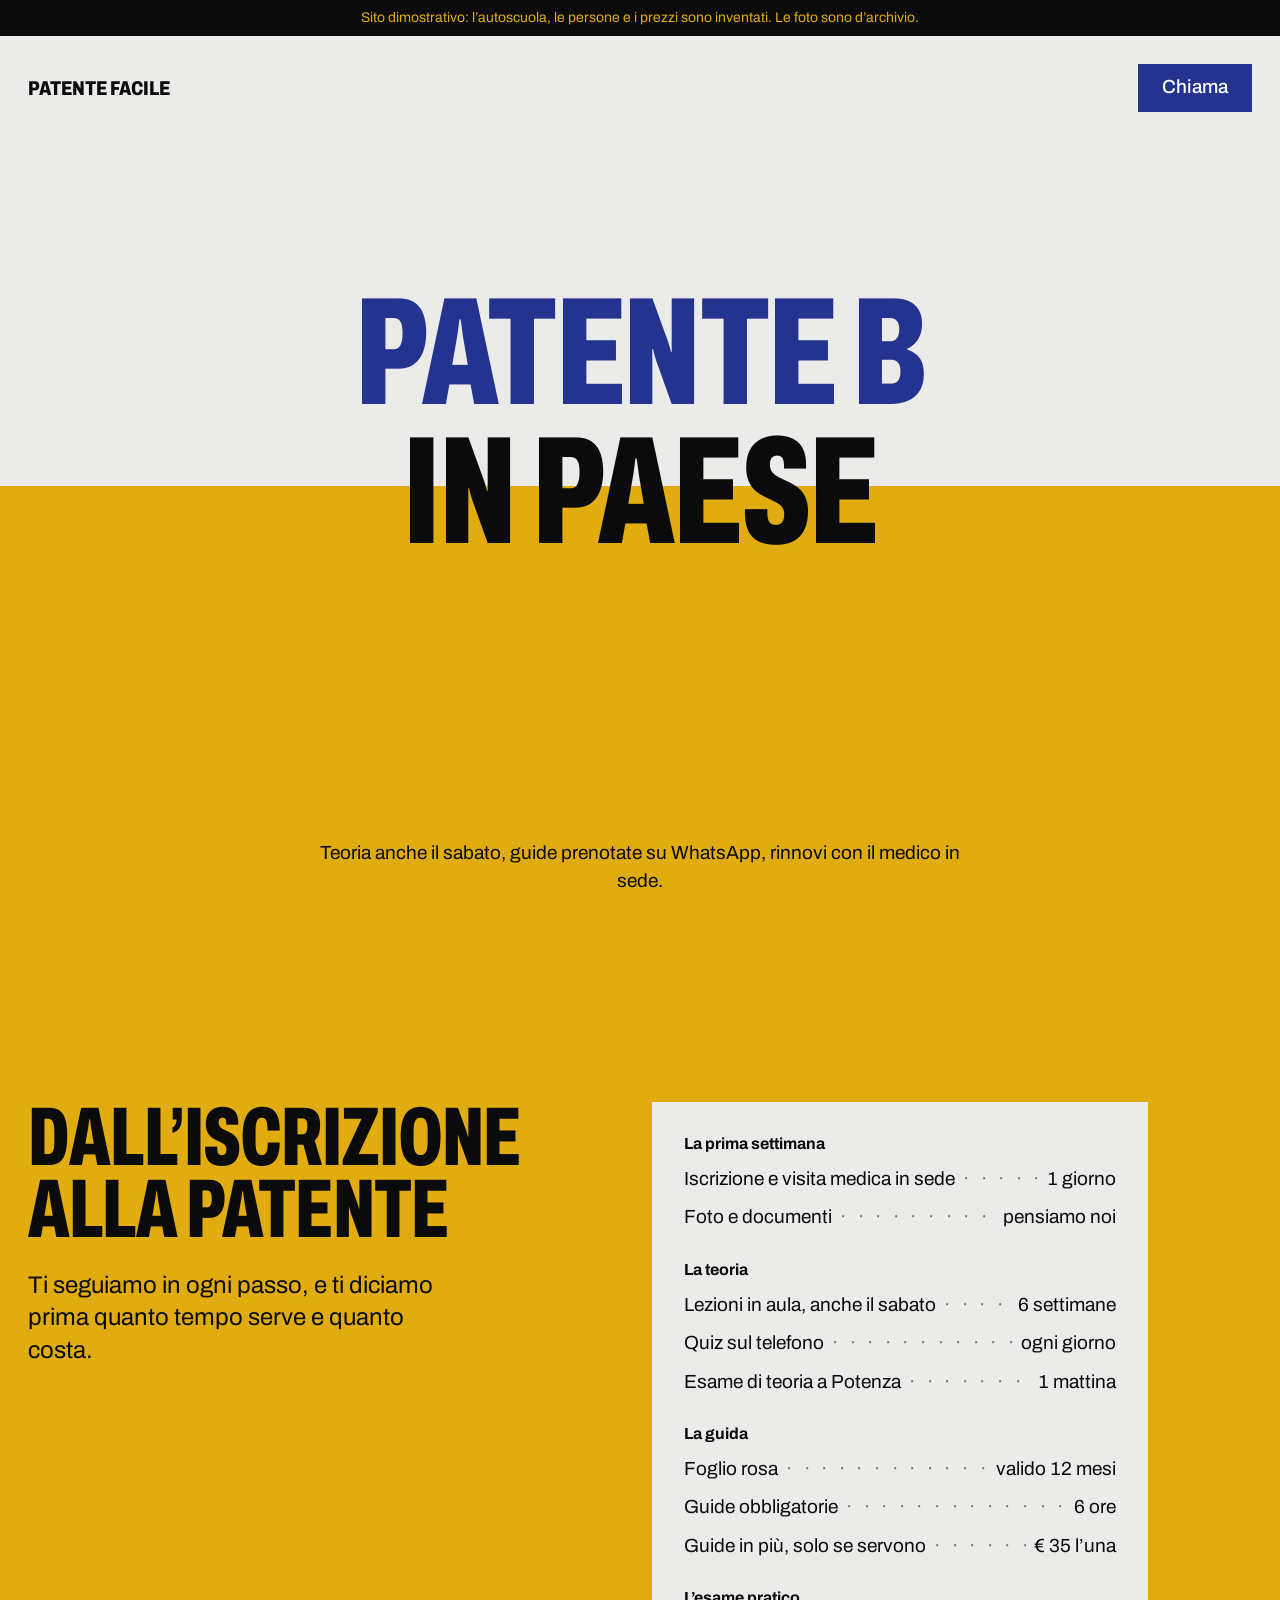
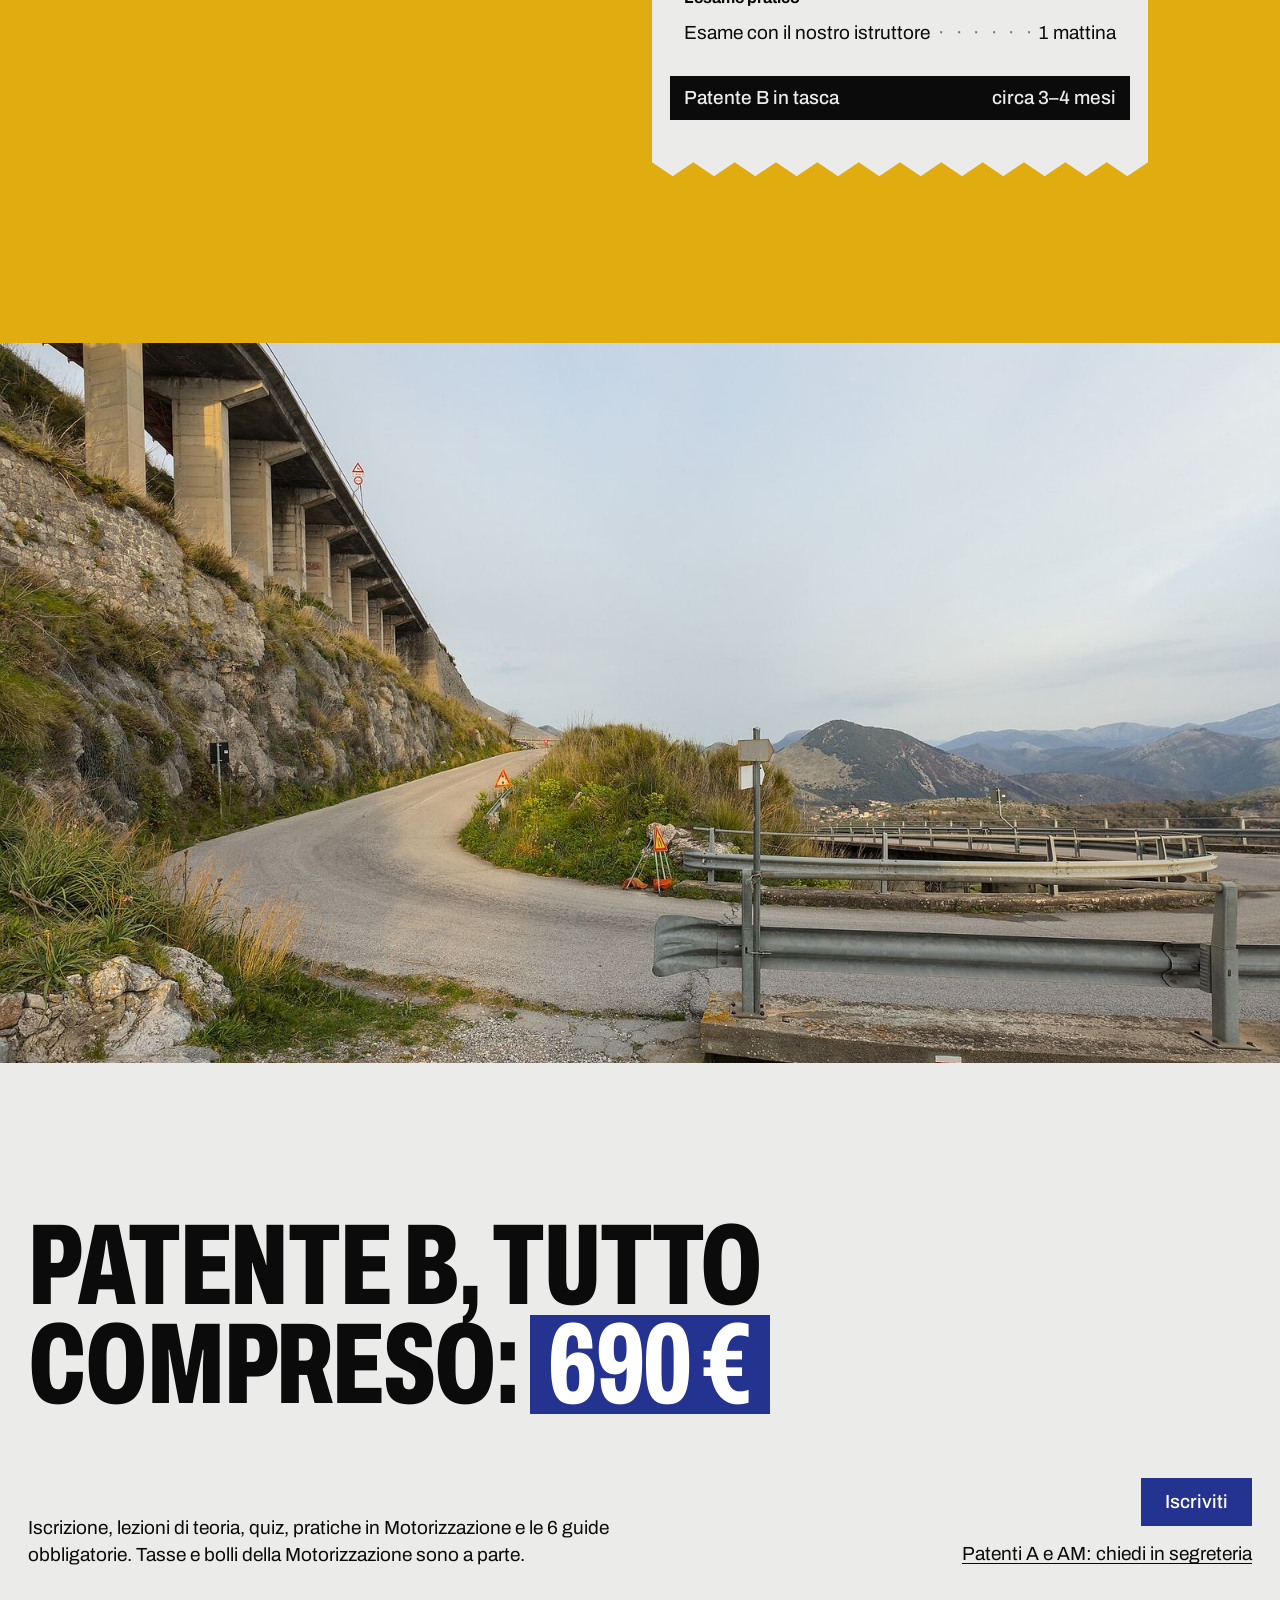
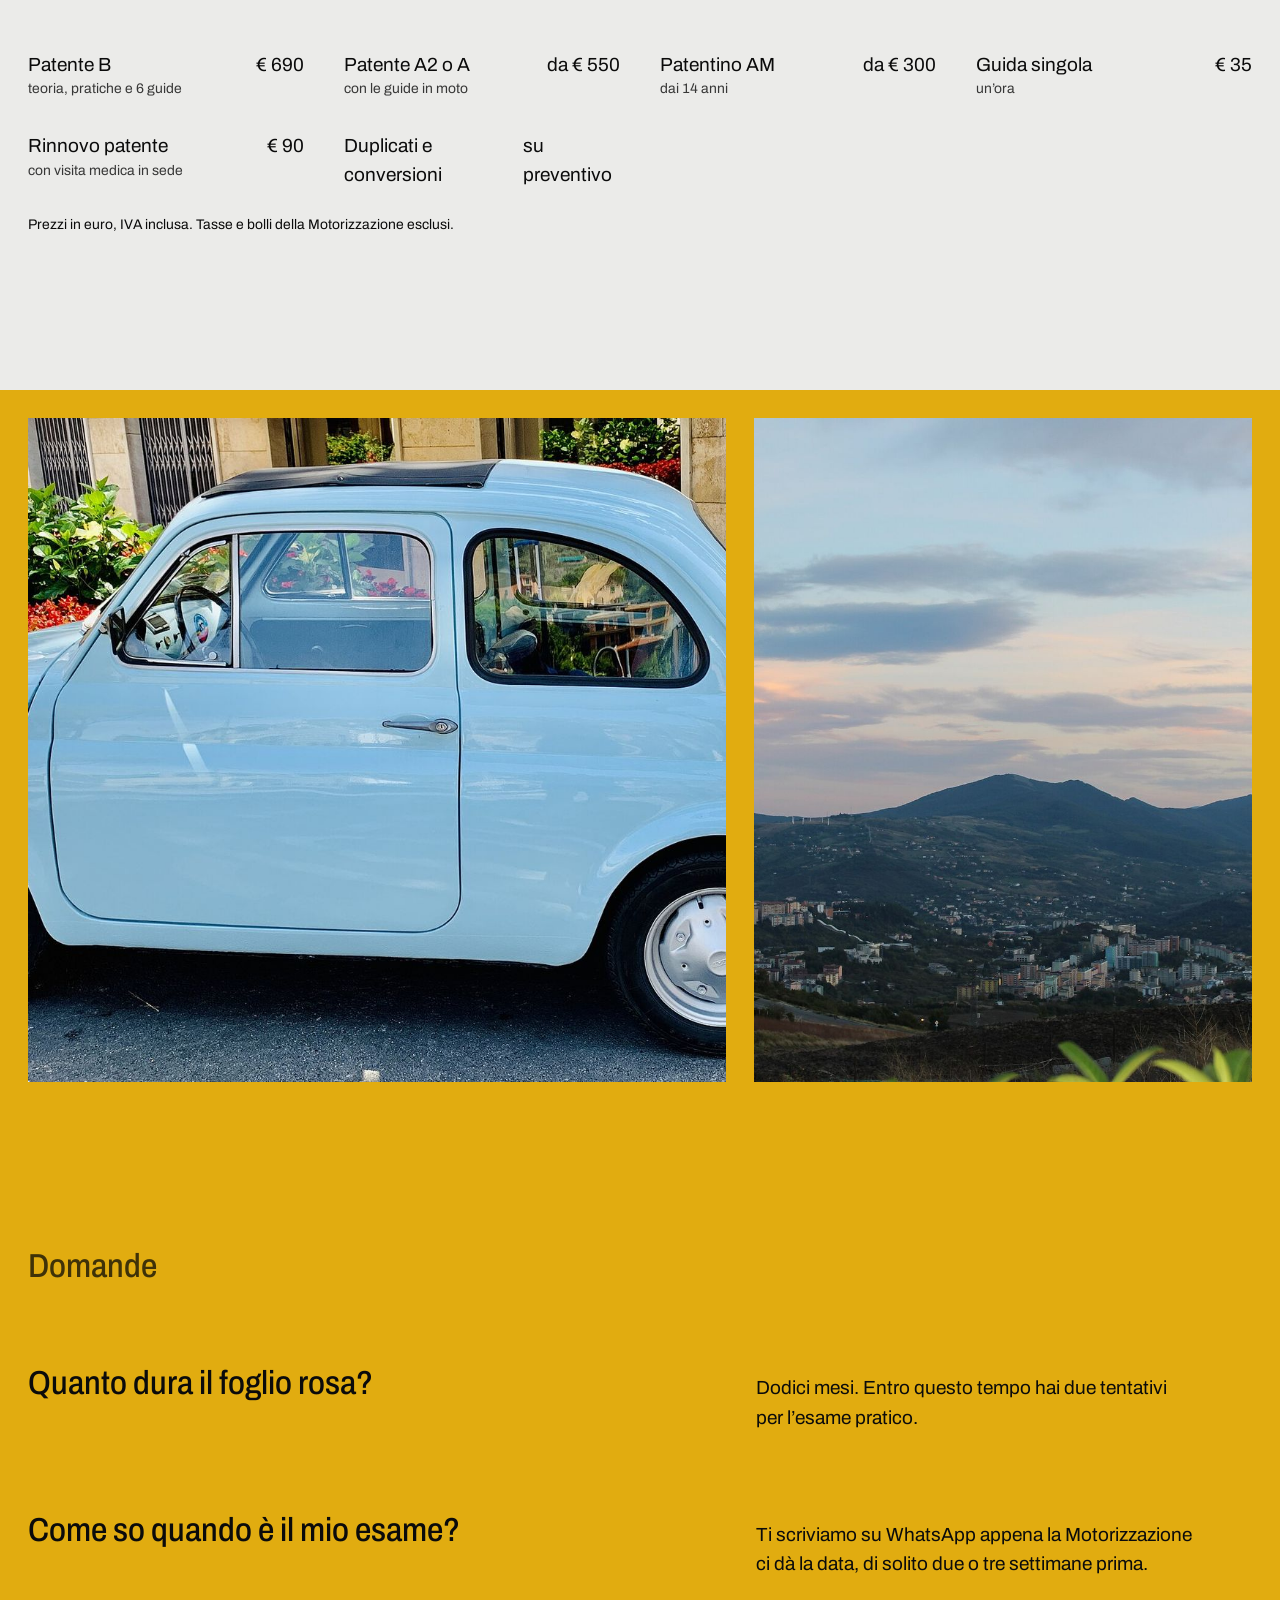
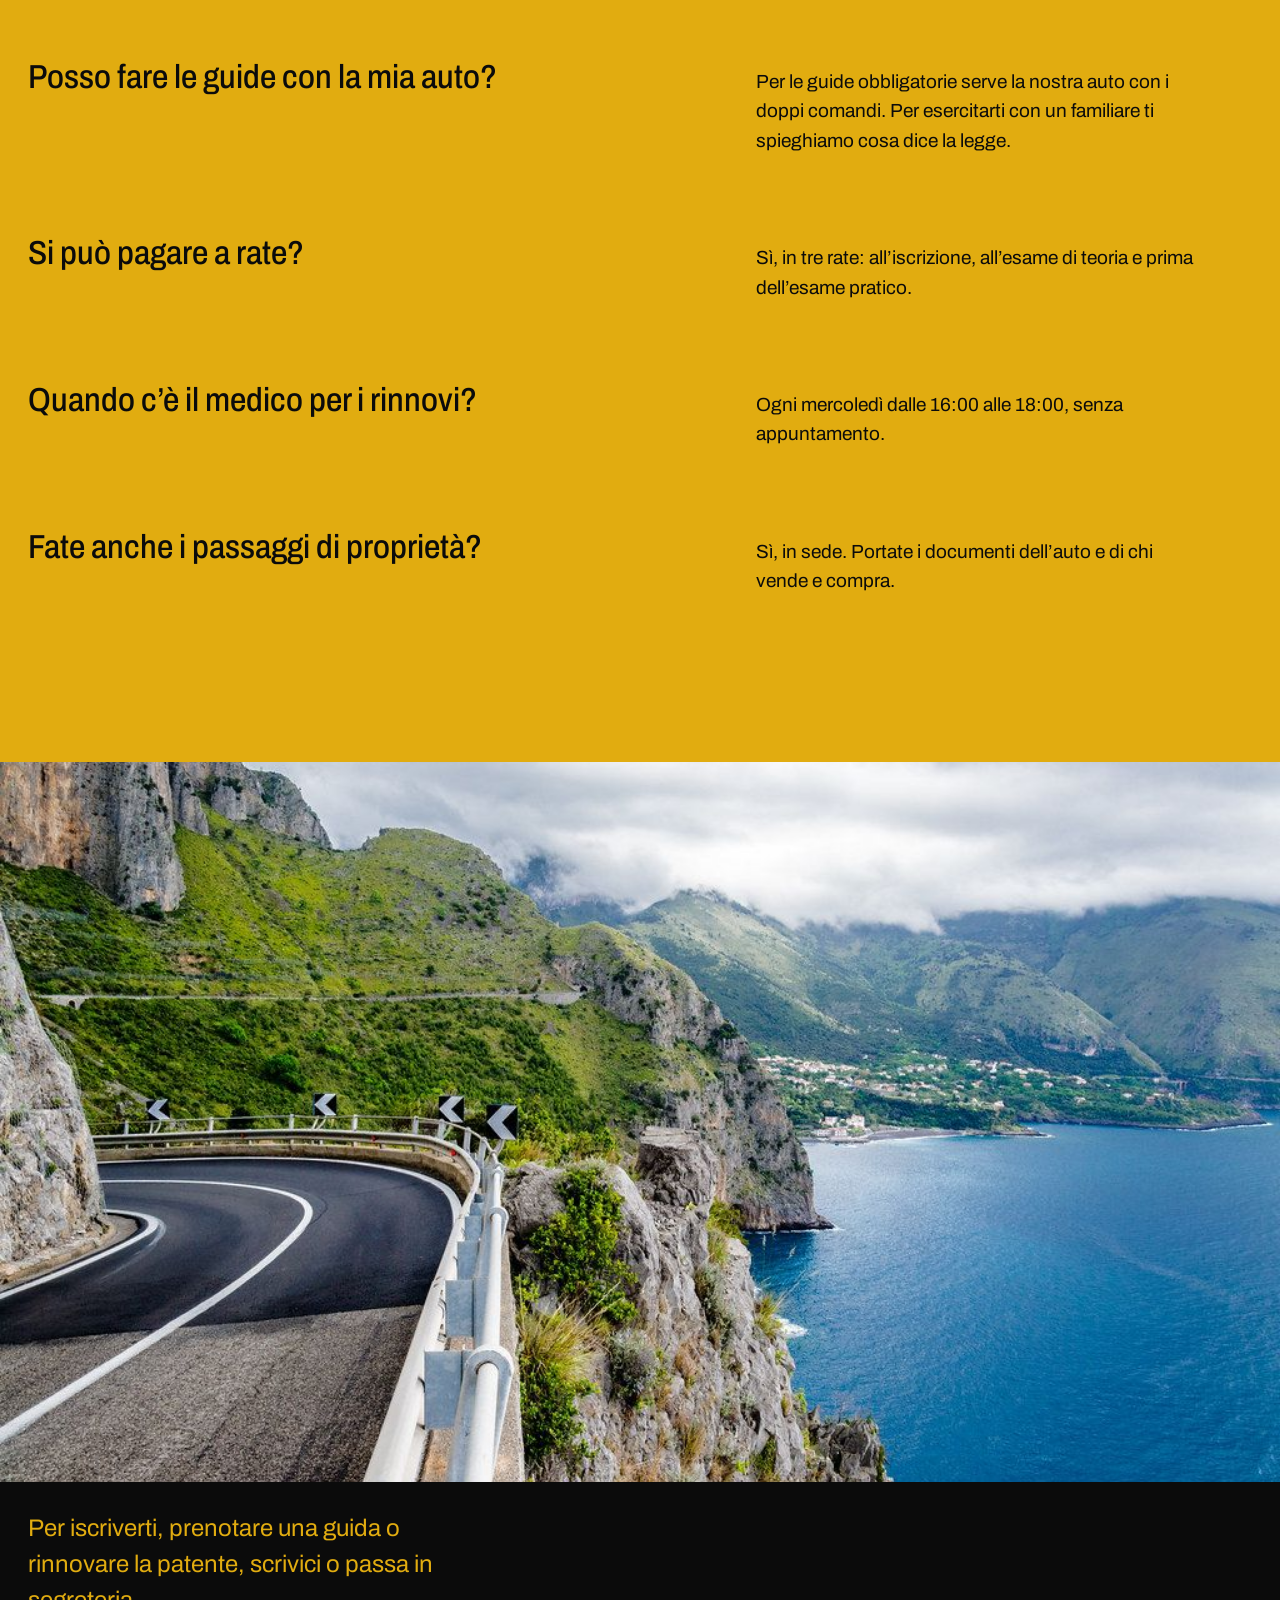
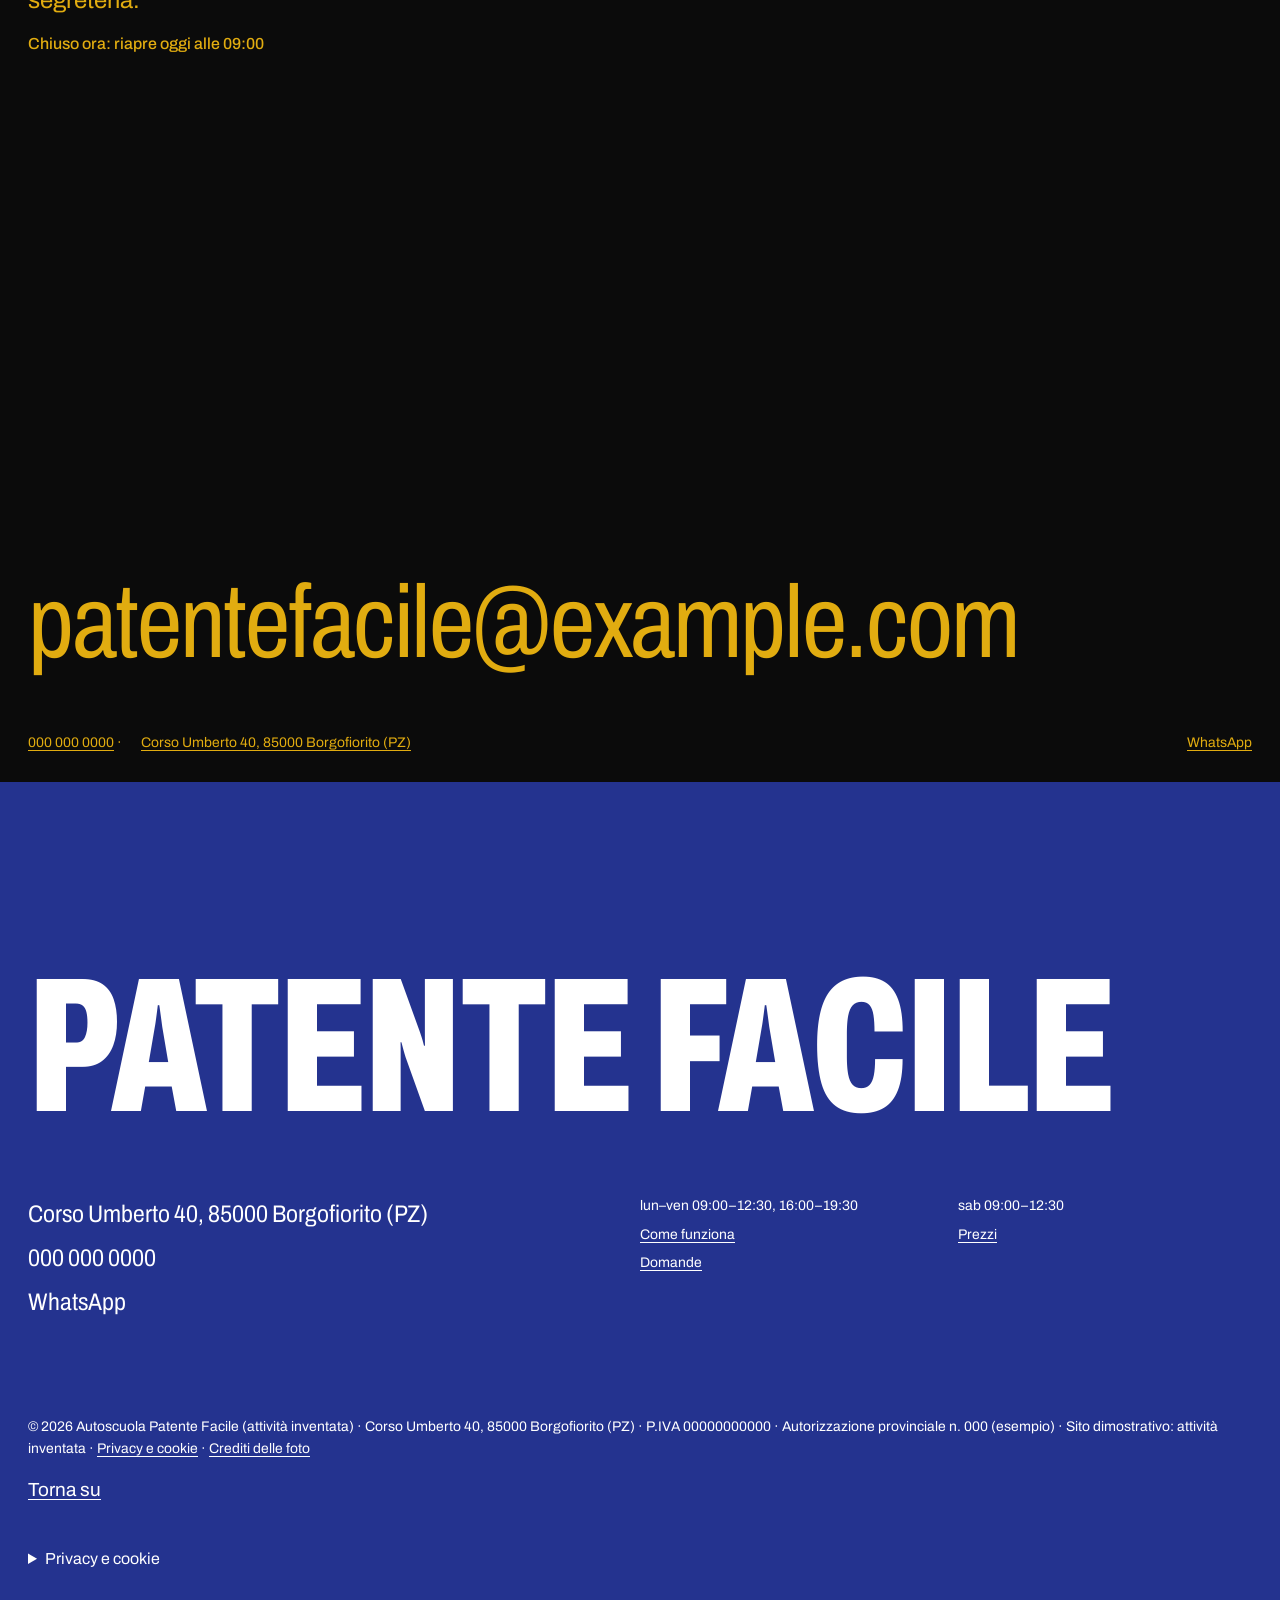
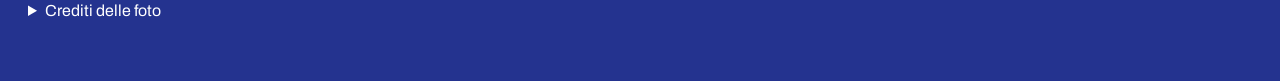
<file: autoscuola-demo/index.html>
<!doctype html>
<html lang="it"><head>
<meta charset="utf-8"><meta name="viewport" content="width=device-width,initial-scale=1">
<title>Autoscuola Patente Facile · Borgofiorito</title>
<meta name="description" content="Autoscuola a Borgofiorito (PZ): patenti AM, A e B, corsi di teoria anche il sabato, guide, rinnovi e pratiche auto.">
<meta property="og:title" content="Autoscuola Patente Facile"><meta property="og:description" content="Autoscuola a Borgofiorito (PZ): patenti AM, A e B, corsi di teoria anche il sabato, guide, rinnovi e pratiche auto."><meta property="og:type" content="website">
<meta name="theme-color" content="#e1ac10">
<meta name="robots" content="noindex">
<meta name="referrer" content="strict-origin-when-cross-origin">
<link rel="icon" href="data:image/svg+xml,%3Csvg%20xmlns%3D'http%3A%2F%2Fwww.w3.org%2F2000%2Fsvg'%20viewBox%3D'0%200%2064%2064'%3E%3Crect%20width%3D'64'%20height%3D'64'%20fill%3D'%23e1ac10'%2F%3E%3Ctext%20x%3D'32'%20y%3D'45'%20font-size%3D'36'%20text-anchor%3D'middle'%20fill%3D'white'%20font-family%3D'Georgia'%3EA%3C%2Ftext%3E%3C%2Fsvg%3E">
<script type="application/ld+json">{"@context":"https://schema.org","@type":"DrivingSchool","name":"Autoscuola Patente Facile","description":"Autoscuola a Borgofiorito (PZ): patenti AM, A e B, corsi di teoria anche il sabato, guide, rinnovi e pratiche auto.","telephone":"+390000000000","email":"patentefacile@example.com","address":{"@type":"PostalAddress","streetAddress":"Corso Umberto 40, 85000 Borgofiorito (PZ)","addressLocality":"Borgofiorito","postalCode":"85000","addressRegion":"PZ","addressCountry":"IT"},"openingHoursSpecification":[{"@type":"OpeningHoursSpecification","dayOfWeek":"Monday","opens":"09:00","closes":"12:30"},{"@type":"OpeningHoursSpecification","dayOfWeek":"Monday","opens":"16:00","closes":"19:30"},{"@type":"OpeningHoursSpecification","dayOfWeek":"Tuesday","opens":"09:00","closes":"12:30"},{"@type":"OpeningHoursSpecification","dayOfWeek":"Tuesday","opens":"16:00","closes":"19:30"},{"@type":"OpeningHoursSpecification","dayOfWeek":"Wednesday","opens":"09:00","closes":"12:30"},{"@type":"OpeningHoursSpecification","dayOfWeek":"Wednesday","opens":"16:00","closes":"19:30"},{"@type":"OpeningHoursSpecification","dayOfWeek":"Thursday","opens":"09:00","closes":"12:30"},{"@type":"OpeningHoursSpecification","dayOfWeek":"Thursday","opens":"16:00","closes":"19:30"},{"@type":"OpeningHoursSpecification","dayOfWeek":"Friday","opens":"09:00","closes":"12:30"},{"@type":"OpeningHoursSpecification","dayOfWeek":"Friday","opens":"16:00","closes":"19:30"},{"@type":"OpeningHoursSpecification","dayOfWeek":"Saturday","opens":"09:00","closes":"12:30"}]}</script>
<style>@font-face{font-family:'Archivo';src:url('font/archivo-100_900.woff2') format('woff2');font-weight:100 900;font-stretch:62% 125%;font-style:normal;font-display:swap}:root{--bg:#e1ac10;--surface:#cd9d0f;--ink:#0b0b0b;--muted:#3f3208;--accent:#24338f;--accent-ink:#ffffff;--carta:#ebebe9;--carta-ink:#0b0b0b;--campo:#ebebe9;--campo-ink:#0b0b0b}
*,*::before,*::after{box-sizing:border-box}html{-webkit-text-size-adjust:100%;scroll-behavior:smooth}
body{margin:0;background:var(--bg);color:var(--ink);font-family:var(--testo-f);font-size:var(--step-body);line-height:1.5;text-rendering:optimizeLegibility;-webkit-font-smoothing:antialiased}
img{display:block;max-width:100%;height:auto}a{color:inherit}h1,h2,h3,p,ul,ol,figure,blockquote{margin:0}ul,ol{padding:0;list-style:none}
:focus-visible{outline:3px solid var(--focus,var(--accent));outline-offset:3px}
::selection{background:var(--accent);color:var(--accent-ink)}
.nasc{position:absolute!important;width:1px;height:1px;overflow:hidden;clip:rect(0 0 0 0);white-space:nowrap}
.salta{position:absolute;left:12px;top:12px;z-index:100;width:1px;height:1px;overflow:hidden;clip:rect(0 0 0 0);white-space:nowrap;background:var(--ink);color:var(--bg);text-decoration:none}.salta:focus{width:auto;height:auto;clip:auto;padding:10px 16px}
.box{width:min(100% - 2*var(--margine),1320px);margin-inline:auto}
.demo{background:var(--ink);color:var(--bg);font-size:.875rem;text-align:center;padding:8px 16px;line-height:1.4}
.btn{display:inline-flex;align-items:center;justify-content:center;min-height:48px;padding:12px 24px;background:var(--accent);color:var(--accent-ink);font:500 var(--step-body)/1.2 var(--testo-f);text-decoration:none;border:0;cursor:pointer;transition:transform .16s cubic-bezier(.2,.8,.2,1),background-color .2s}
.btn:hover{transform:translateY(-2px)}.btn:active{transform:translateY(0) scale(.97)}
a:not(.btn){text-underline-offset:.18em;text-decoration-thickness:1px;transition:color .2s,text-decoration-color .2s}
.stato{font-weight:500}
.legale{padding:24px 0 48px;font-size:var(--step-small)}.legale details{max-width:72ch;margin-top:8px}.legale summary{cursor:pointer;font-size:1rem;padding:10px 0;min-height:44px}
.testo-legale{font-size:1rem;line-height:1.55;padding-bottom:16px}.testo-legale p,.testo-legale li{margin-top:10px}.testo-legale ul{padding-left:1.1em;list-style:disc}
.imprint{font-size:var(--step-small);line-height:1.6}
.calcolo{display:grid;gap:14px;grid-template-columns:1fr 140px;align-items:end;margin-top:32px}
.calcolo label{display:grid;gap:6px;font-size:1rem}.calcolo select,.calcolo input{font:inherit;font-size:1rem;min-height:48px;padding:8px 12px;background:var(--campo,#fff);color:var(--campo-ink,#111);border:2px solid currentColor;border-radius:0}
.calcolo output{grid-column:1/-1;font:var(--peso-display,400) var(--step-lead)/1.2 var(--display-f)}
.calcolo .btn{grid-column:1/-1;justify-self:start}.nota-calcolo{grid-column:1/-1;font-size:var(--step-small)}
.recensioni{padding:96px 0}.recensioni blockquote{margin-top:24px;max-width:60ch}.recensioni .fonte{margin-top:24px;font-size:var(--step-small)}
/* entrate: nascoste solo se lo script gira; senza script tutto resta visibile */
.js .en{opacity:0;transform:translateY(24px)}
.js .vista .en,.js .en.vista{opacity:1;transform:none;transition:opacity .7s cubic-bezier(.16,1,.3,1),transform .7s cubic-bezier(.16,1,.3,1);transition-delay:calc(var(--i,0) * 80ms)}
@media (prefers-reduced-motion:reduce){html{scroll-behavior:auto}.js .en{opacity:1;transform:none}*{animation-duration:.01ms!important;animation-iteration-count:1!important;transition-duration:.01ms!important}}

:root{--display-f:'Archivo',system-ui,sans-serif;--testo-f:'Archivo',system-ui,sans-serif;--margine:clamp(16px,2.2vw,28px);--F:clamp(4.5rem,12vw,11rem);
--step-small:clamp(.8125rem,.79rem + .1vw,.875rem);--step-body:clamp(1.0625rem,1rem + .25vw,1.1875rem);--step-lead:clamp(1.25rem,1.1rem + .5vw,1.5rem);--step-head:clamp(2.5rem,1.2rem + 5vw,5.5rem)}
body{font-stretch:100%}
.d{font-family:var(--display-f);font-weight:800;font-stretch:62%;letter-spacing:-.01em;line-height:.86;text-transform:uppercase}
/* eroe: linea di galleggiamento */
.eroe{position:relative;height:100svh;min-height:560px;background:var(--bg);overflow:hidden}.eroe::before{content:'';position:absolute;left:0;right:0;top:0;height:50%;background:var(--carta)}
.eroe .fila{position:absolute;left:var(--margine);right:var(--margine);top:28px;display:flex;justify-content:space-between;align-items:center;z-index:3}
.eroe .marchio{font:800 1.25rem/1 var(--display-f);font-stretch:80%;text-decoration:none;text-transform:uppercase}
.eroe h1{position:absolute;left:0;right:0;z-index:2;top:calc(50% - 1.29 * var(--F));text-align:center;font-size:var(--F);margin:0}.eroe h1 .riga:first-child{color:var(--accent)}
.riga{display:block;overflow:hidden;padding-bottom:.04em}.riga>span{display:block;transform:translateY(105%);animation:sale .9s cubic-bezier(.16,1,.3,1) forwards}
.riga:nth-child(2)>span{animation-delay:.11s}@keyframes sale{to{transform:none}}
.eroe .sotto{position:absolute;left:50%;transform:translateX(-50%);bottom:40px;width:min(100% - 2*var(--margine),640px);text-align:center;font-size:var(--step-body);z-index:3;opacity:0;animation:appare .6s ease .7s forwards}
@keyframes appare{to{opacity:1}}
@media (max-width:760px){:root{--F:15.5vw}.eroe::before{height:46%}.eroe h1{top:calc(46% - 1.29 * var(--F))}.eroe .sotto{left:var(--margine);transform:none;text-align:left;font-size:var(--step-body)}}
/* percorso: lo scontrino */
.percorso{padding:clamp(72px,13vw,200px) 0}
.percorso .box{display:grid;grid-template-columns:repeat(12,1fr);gap:24px;align-items:start}
.percorso .intro{grid-column:1/6}.percorso h2{font-size:var(--step-head)}.percorso .intro p{margin-top:24px;max-width:30ch;font-size:var(--step-lead);line-height:1.35}
.scontrino{grid-column:7/12;background:var(--carta);color:var(--carta-ink);padding:32px 32px 56px;clip-path:polygon(0 0,100% 0,100.00% calc(100% - 14px),95.83% calc(100% - 0px),91.67% calc(100% - 14px),87.50% calc(100% - 0px),83.33% calc(100% - 14px),79.17% calc(100% - 0px),75.00% calc(100% - 14px),70.83% calc(100% - 0px),66.67% calc(100% - 14px),62.50% calc(100% - 0px),58.33% calc(100% - 14px),54.17% calc(100% - 0px),50.00% calc(100% - 14px),45.83% calc(100% - 0px),41.67% calc(100% - 14px),37.50% calc(100% - 0px),33.33% calc(100% - 14px),29.17% calc(100% - 0px),25.00% calc(100% - 14px),20.83% calc(100% - 0px),16.67% calc(100% - 14px),12.50% calc(100% - 0px),8.33% calc(100% - 14px),4.17% calc(100% - 0px),0.00% calc(100% - 14px));font-variant-numeric:tabular-nums}
.scontrino h3{font:700 1rem/1.3 var(--testo-f);margin-top:28px}.scontrino h3:first-child{margin-top:0}
.tappa{display:flex;gap:8px;margin-top:10px;align-items:baseline}.tappa .cosa{flex:none;max-width:70%}.tappa .punti{flex:1;overflow:hidden;white-space:nowrap;opacity:.55;letter-spacing:.2em}.tappa .punti::before{content:'· · · · · · · · · · · · · · · · · · · · · · · · · · · · · · · · · · · · · · · · · ·'}.tappa .quanto{flex:none}
.risultato{display:flex;justify-content:space-between;gap:12px;align-items:center;background:var(--ink);color:var(--carta);min-height:44px;padding:8px 14px;margin:28px -14px 0;font-weight:500}
@media (max-width:900px){.percorso .intro,.scontrino{grid-column:1/-1}}
/* foto grande */
.panorama img{width:100%;height:min(80svh,900px);object-fit:cover}
.coppia-foto{display:grid;grid-template-columns:7fr 5fr;gap:var(--margine);padding:0 var(--margine);margin-top:var(--margine)}.coppia-foto img{width:100%;height:100%;aspect-ratio:4/3;object-fit:cover}
.coppia-foto figure:last-child{align-self:end}.coppia-foto figure:last-child img{aspect-ratio:3/4}
@media (max-width:760px){.coppia-foto{grid-template-columns:1fr}}
/* prezzo in una frase */
.offerta{min-height:80svh;padding:clamp(96px,12vw,180px) 0;display:grid;align-content:center;background:var(--carta);color:var(--carta-ink)}
.offerta .frase{font-size:clamp(3.5rem,9vw,9rem)}
.offerta .cifra{background:var(--accent);color:var(--accent-ink);padding:0 .15em;display:inline-block}
.offerta .sotto{display:grid;grid-template-columns:repeat(12,1fr);gap:24px;margin-top:64px;align-items:end}
.offerta .sotto p{grid-column:1/7;font-size:var(--step-body);line-height:1.45}.offerta .azioni{grid-column:9/13;justify-self:end;text-align:right;display:grid;gap:14px;justify-items:end}
.offerta .listino{margin-top:72px;display:grid;grid-template-columns:repeat(auto-fit,minmax(260px,1fr));gap:12px 40px;font-variant-numeric:tabular-nums}
.offerta .listino li{display:flex;justify-content:space-between;gap:16px;padding:10px 0}.offerta .listino .desc{display:block;font-size:var(--step-small);opacity:.8}
@media (max-width:760px){.offerta .frase{font-size:12vw}.offerta .sotto p,.offerta .azioni{grid-column:1/-1;justify-self:stretch;text-align:left;justify-items:stretch}.offerta .azioni .btn{width:100%}}
/* domande: tutte aperte */
.domande{padding:clamp(72px,13vw,200px) 0}
.domanda{display:grid;grid-template-columns:repeat(12,1fr);gap:24px;margin-top:80px;align-items:baseline}.domanda:first-child{margin-top:0}
.domanda h3,.domanda .t{grid-column:1/7;font:500 clamp(1.625rem,2.6vw,2.5rem)/1.1 var(--testo-f);font-stretch:85%}.domanda .t{color:var(--muted)}
.domanda p{grid-column:8/13;font-size:var(--step-body);line-height:1.55;max-width:40ch}
@media (max-width:760px){.domanda{grid-template-columns:1fr;gap:12px;margin-top:56px}.domanda h3,.domanda .t,.domanda p{grid-column:1}.domanda h3,.domanda .t{font-size:var(--step-lead)}}
/* contatto: l'indirizzo come titolo */
.contatto{min-height:100svh;background:var(--ink);color:var(--bg);position:relative;padding:28px var(--margine)}
.contatto .invito{font-size:var(--step-lead);max-width:32ch}
.contatto .grande{position:absolute;left:var(--margine);right:var(--margine);bottom:12vh;font:400 clamp(2.5rem,8vw,8rem)/1 var(--display-f);font-stretch:75%;letter-spacing:-.02em;text-decoration:none;overflow-wrap:anywhere;transition:color .25s}
.contatto .grande:hover{color:#fff}
.contatto .angoli{position:absolute;left:var(--margine);right:var(--margine);bottom:28px;display:flex;justify-content:space-between;font-size:var(--step-small);gap:16px;flex-wrap:wrap}
.contatto .angoli a+a{margin-left:16px}
.contatto .stato{display:block;margin-top:14px;font-size:1rem}
@media (max-width:760px){.contatto{min-height:86svh}.contatto .grande{bottom:auto;top:45%;font-size:11.5vw}.contatto .angoli{flex-direction:column;font-size:var(--step-small)}}
/* piede */
.piede{background:var(--accent);color:var(--accent-ink);padding:140px var(--margine) 0;overflow:hidden}
.piede .nome{font-size:clamp(4rem,15vw,15rem);line-height:.8;padding-top:48px;white-space:nowrap}
.piede .righe{display:grid;grid-template-columns:5fr 1fr 6fr;margin-top:72px}.piede .posti{display:grid;gap:8px;font-size:var(--step-lead);font-stretch:85%}.piede .posti a{text-decoration:none}
.piede .colonne{grid-column:3;display:grid;grid-template-columns:repeat(2,1fr);gap:8px 24px;font-size:var(--step-small);align-content:start}
.piede .fondo{display:flex;justify-content:space-between;gap:16px;flex-wrap:wrap;margin-top:96px;padding-bottom:24px}
.piede .legale{padding:0 0 48px;color:var(--accent-ink)}.piede .legale .box{width:100%}
@media (max-width:760px){.piede .righe{grid-template-columns:1fr;gap:32px}.piede .colonne{grid-column:1}.piede .posti{font-size:var(--step-lead)}}
.eroe .solo-tel{display:none}
@media (max-width:760px){.eroe{height:auto;min-height:0;display:flex;flex-direction:column;padding:96px var(--margine) 32px}.eroe::before{height:calc(96px + 1.05 * var(--F))}
.eroe h1{position:relative;top:auto;margin:0 calc(-1 * var(--margine))}.eroe .sotto{position:static;transform:none;width:auto;margin-top:40px;display:grid;gap:20px}.eroe .solo-tel{display:flex;width:100%}
.panorama img{height:56svh}.offerta{min-height:0;padding:64px 0}
.contatto{min-height:0;padding:48px var(--margine)}.contatto .stato{font-size:inherit;margin-top:20px}.contatto .grande{position:static;display:block;margin:72px 0 40px;font-size:8.5vw;overflow-wrap:anywhere}.contatto .angoli{position:static;flex-direction:column;gap:12px}.contatto .angoli a+a{margin-left:0}
.piede{padding-top:64px}.piede .nome{font-size:15vw;white-space:normal}.piede .fondo{margin-top:48px}}
</style></head>
<body class="d-cartello">
<a class="salta" href="#contenuto">Vai al contenuto</a>
<p class="demo" role="note">Sito dimostrativo: l’autoscuola, le persone e i prezzi sono inventati. Le foto sono d’archivio.</p>
<header class="eroe"><div class="fila"><a class="marchio" href="#">Patente Facile</a><a class="btn" href="tel:+390000000000">Chiama</a></div>
<h1 class="d"><span class="riga"><span>Patente B</span></span><span class="riga"><span>in paese</span></span></h1><div class="sotto"><p>Teoria anche il sabato, guide prenotate su WhatsApp, rinnovi con il medico in sede.</p><a class="btn solo-tel" href="tel:+390000000000">Chiama la segreteria</a></div></header>
<main id="contenuto"><section id="percorso" class="percorso" data-entra><div class="box"><div class="intro"><h2 class="d en">Dall’iscrizione alla patente</h2><p class="en">Ti seguiamo in ogni passo, e ti diciamo prima quanto tempo serve e quanto costa.</p></div>
<div class="scontrino en"><h3>La prima settimana</h3><div class="tappa"><span class="cosa">Iscrizione e visita medica in sede</span><span class="punti" aria-hidden="true"></span><span class="quanto">1 giorno</span></div><div class="tappa"><span class="cosa">Foto e documenti</span><span class="punti" aria-hidden="true"></span><span class="quanto">pensiamo noi</span></div><h3>La teoria</h3><div class="tappa"><span class="cosa">Lezioni in aula, anche il sabato</span><span class="punti" aria-hidden="true"></span><span class="quanto">6 settimane</span></div><div class="tappa"><span class="cosa">Quiz sul telefono</span><span class="punti" aria-hidden="true"></span><span class="quanto">ogni giorno</span></div><div class="tappa"><span class="cosa">Esame di teoria a Potenza</span><span class="punti" aria-hidden="true"></span><span class="quanto">1 mattina</span></div><h3>La guida</h3><div class="tappa"><span class="cosa">Foglio rosa</span><span class="punti" aria-hidden="true"></span><span class="quanto">valido 12 mesi</span></div><div class="tappa"><span class="cosa">Guide obbligatorie</span><span class="punti" aria-hidden="true"></span><span class="quanto">6 ore</span></div><div class="tappa"><span class="cosa">Guide in più, solo se servono</span><span class="punti" aria-hidden="true"></span><span class="quanto">€ 35 l’una</span></div><h3>L’esame pratico</h3><div class="tappa"><span class="cosa">Esame con il nostro istruttore</span><span class="punti" aria-hidden="true"></span><span class="quanto">1 mattina</span></div>
<div class="risultato"><span>Patente B in tasca</span><span>circa 3–4 mesi</span></div></div></div></section><figure class="panorama" data-entra><img class="en" src="img/maratea-strada-per-monte-san-biagio.jpg" alt="Una strada di montagna che curva sotto un viadotto, vicino a Maratea" loading="lazy" decoding="async"></figure><section id="prezzi" class="offerta" data-entra><div class="box">
<p class="frase d en">Patente B, tutto compreso: <span class="cifra">690 €</span></p>
<div class="sotto en"><p>Iscrizione, lezioni di teoria, quiz, pratiche in Motorizzazione e le 6 guide obbligatorie. Tasse e bolli della Motorizzazione sono a parte.</p><div class="azioni"><a class="btn" href="tel:+390000000000">Iscriviti</a><a href="#contatto">Patenti A e AM: chiedi in segreteria</a></div></div>
<ul class="listino en"><li><span>Patente B<span class="desc">teoria, pratiche e 6 guide</span></span><span>€ 690</span></li><li><span>Patente A2 o A<span class="desc">con le guide in moto</span></span><span>da € 550</span></li><li><span>Patentino AM<span class="desc">dai 14 anni</span></span><span>da € 300</span></li><li><span>Guida singola<span class="desc">un’ora</span></span><span>€ 35</span></li><li><span>Rinnovo patente<span class="desc">con visita medica in sede</span></span><span>€ 90</span></li><li><span>Duplicati e conversioni</span><span>su preventivo</span></li></ul><p class="en" style="margin-top:16px;font-size:var(--step-small)">Prezzi in euro, IVA inclusa. Tasse e bolli della Motorizzazione esclusi.</p>
</div></section><div class="coppia-foto" data-entra><figure class="en"><img src="img/old-fiat-500.jpg" alt="Una Fiat 500 d’epoca azzurra parcheggiata" loading="lazy" decoding="async"></figure><figure class="en"><img src="img/potenza-dall-alto.jpg" alt="La città di Potenza al tramonto, con le montagne dietro" loading="lazy" decoding="async"></figure></div><section id="domande" class="domande" data-entra><div class="box"><div class="domanda en"><p class="t">Domande</p><span></span></div>
<div class="domanda en"><h3>Quanto dura il foglio rosa?</h3><p>Dodici mesi. Entro questo tempo hai due tentativi per l’esame pratico.</p></div><div class="domanda en"><h3>Come so quando è il mio esame?</h3><p>Ti scriviamo su WhatsApp appena la Motorizzazione ci dà la data, di solito due o tre settimane prima.</p></div><div class="domanda en"><h3>Posso fare le guide con la mia auto?</h3><p>Per le guide obbligatorie serve la nostra auto con i doppi comandi. Per esercitarti con un familiare ti spieghiamo cosa dice la legge.</p></div><div class="domanda en"><h3>Si può pagare a rate?</h3><p>Sì, in tre rate: all’iscrizione, all’esame di teoria e prima dell’esame pratico.</p></div><div class="domanda en"><h3>Quando c’è il medico per i rinnovi?</h3><p>Ogni mercoledì dalle 16:00 alle 18:00, senza appuntamento.</p></div><div class="domanda en"><h3>Fate anche i passaggi di proprietà?</h3><p>Sì, in sede. Portate i documenti dell’auto e di chi vende e compra.</p></div></div></section><figure class="panorama" data-entra><img class="en" src="img/turn-to-left.jpg" alt="Una strada a tornanti scavata nella roccia sopra il mare" loading="lazy" decoding="async"></figure><section id="contatto" class="contatto"><p class="invito">Per iscriverti, prenotare una guida o rinnovare la patente, scrivici o passa in segreteria.<span class="stato" data-stato aria-live="polite">Orari qui sotto</span></p>
<a class="grande" href="mailto:patentefacile@example.com">patentefacile@example.com</a>
<div class="angoli"><span><a href="tel:+390000000000">000 000 0000</a> · <a href="https://www.google.com/maps/search/?api=1&amp;query=Corso%20Umberto%2040%2C%2085000%20Borgofiorito%20(PZ)" target="_blank" rel="noopener">Corso Umberto 40, 85000 Borgofiorito (PZ)</a></span>
<span><a href="https://wa.me/390000000000?text=Ciao!%20Vorrei%20informazioni%20sulla%20patente%3A" target="_blank" rel="noopener">WhatsApp</a></span></div></section></main><footer class="piede"><p class="nome d" aria-hidden="true">Patente Facile</p><div class="righe"><div class="posti"><a href="https://www.google.com/maps/search/?api=1&amp;query=Corso%20Umberto%2040%2C%2085000%20Borgofiorito%20(PZ)" target="_blank" rel="noopener">Corso Umberto 40, 85000 Borgofiorito (PZ)</a><a href="tel:+390000000000">000 000 0000</a><a href="https://wa.me/390000000000?text=Ciao!%20Vorrei%20informazioni%20sulla%20patente%3A" target="_blank" rel="noopener">WhatsApp</a></div>
<div class="colonne"><span>lun–ven 09:00–12:30, 16:00–19:30</span><span>sab 09:00–12:30</span><a href="#percorso">Come funziona</a><a href="#prezzi">Prezzi</a><a href="#domande">Domande</a></div></div>
<div class="fondo"><p class="imprint">© 2026 Autoscuola Patente Facile (attività inventata) · Corso Umberto 40, 85000 Borgofiorito (PZ) · P.IVA 00000000000 · Autorizzazione provinciale n. 000 (esempio) · Sito dimostrativo: attività inventata · <a href="#privacy" data-apri>Privacy e cookie</a> · <a href="#crediti" data-apri>Crediti delle foto</a></p><a href="#">Torna su</a></div><div class="legale" id="legale"><div class="box">
<details id="privacy"><summary>Privacy e cookie</summary><div class="testo-legale">
<p><strong>Chi tratta i dati.</strong> Autoscuola Patente Facile (attività inventata), Corso Umberto 40, 85000 Borgofiorito (PZ), P.IVA 00000000000. Per qualsiasi domanda: patentefacile@example.com.</p>
<p><strong>Cosa raccoglie questo sito.</strong> Niente: non ci sono moduli, non ci sono statistiche né pubblicità, e i caratteri sono caricati da questo stesso sito. Il servizio che ospita il sito registra per motivi tecnici e di sicurezza dati come l’indirizzo IP e l’ora della visita, e li conserva per il tempo previsto dalle sue regole. La base è il legittimo interesse alla sicurezza del sito (art. 6.1.f GDPR). Se il fornitore ha sede fuori dall’Unione europea, il trasferimento avviene con le garanzie previste dal GDPR.</p>
<p><strong>Se ci contatti.</strong> Se chiami, scrivi una email o un messaggio WhatsApp, usiamo i tuoi dati solo per risponderti e per l’eventuale prenotazione o ordine (art. 6.1.b GDPR), e non li teniamo più del necessario. I link verso WhatsApp e le mappe aprono servizi esterni, che hanno le loro regole sulla privacy.</p>
<p><strong>I tuoi diritti.</strong> Puoi chiedere di vedere, correggere o cancellare i tuoi dati, o opporti al loro uso (artt. 15–21 GDPR), scrivendo a patentefacile@example.com. Puoi anche fare reclamo al Garante per la protezione dei dati personali (garanteprivacy.it).</p>
<p><strong>Cookie.</strong> Questo sito non usa cookie, né tecnici né di profilazione, e non salva nulla sul tuo dispositivo: per questo non c’è il banner.</p>
<p>Aggiornata il 14/10/2026.</p></div></details>
<details id="crediti"><summary>Crediti delle foto</summary><div class="testo-legale">
<p>Le foto che seguono sono d’archivio, con licenza libera: mostrano il territorio e i prodotti della zona, non l’attività.</p><ul><li><a href="https://commons.wikimedia.org/wiki/File:Maratea_-_Strada_per_Monte_San_Biagio.jpg" target="_blank" rel="noopener">Maratea - Strada per Monte San Biagio</a>: di Benjamin Smith, CC BY-SA 4.0, via Wikimedia Commons</li><li><a href="https://commons.wikimedia.org/wiki/File:Old_Fiat_500.jpg" target="_blank" rel="noopener">Old Fiat 500</a>: di Gianluca Miscione, CC BY 4.0, via Wikimedia Commons</li><li><a href="https://commons.wikimedia.org/wiki/File:Potenza_dall%27alto.jpg" target="_blank" rel="noopener">Potenza dall&#39;alto</a>: di Rosrea, CC BY-SA 4.0, via Wikimedia Commons</li><li><a href="https://www.flickr.com/photos/91232444@N02/48657469718" target="_blank" rel="noopener">Turn To Left</a>: di f.ciri, CC BY 2.0, via Flickr</li></ul>
</div></details>
</div></div></footer>
<script>(function(){var d=document;d.documentElement.classList.add('js');
var o={"lunedì":["09:00-12:30","16:00-19:30"],"martedì":["09:00-12:30","16:00-19:30"],"mercoledì":["09:00-12:30","16:00-19:30"],"giovedì":["09:00-12:30","16:00-19:30"],"venerdì":["09:00-12:30","16:00-19:30"],"sabato":["09:00-12:30"],"domenica":[]},G=['domenica','lunedì','martedì','mercoledì','giovedì','venerdì','sabato'];
function m(h){var p=h.split(':');return +p[0]*60+ +p[1]}
function stato(){if(!o)return;var n=new Date(),g=n.getDay(),t=n.getHours()*60+n.getMinutes(),s='';
var oggi=o[G[g]]||[];for(var i=0;i<oggi.length;i++){var a=oggi[i].split('-'),x=m(a[0]),y=m(a[1]);if(y<=x)y+=1440;if(t>=x&&t<y){s='Aperto ora, fino alle '+a[1];break}}
if(!s){var ieri=o[G[(g+6)%7]]||[];for(var j=0;j<ieri.length;j++){var b=ieri[j].split('-');if(m(b[1])<=m(b[0])&&t<m(b[1])){s='Aperto ora, fino alle '+b[1];break}}}
if(!s){for(var k=0;k<8&&!s;k++){var gg=(g+k)%7,f=o[G[gg]]||[];for(var q=0;q<f.length;q++){var c2=f[q].split('-');if(k>0||m(c2[0])>t){var w=k===0?'oggi':k===1?'domani':G[gg];
var mn=k===0?m(c2[0])-t:0;s=k===0&&mn<=90?'Chiuso ora: apre tra '+mn+' minuti':'Chiuso ora: riapre '+w+' alle '+c2[0];break}}}}
d.querySelectorAll('[data-stato]').forEach(function(e){e.textContent=s||'Chiuso'})}
stato();setInterval(stato,60000);
if('IntersectionObserver' in window){var io=new IntersectionObserver(function(es){es.forEach(function(e){if(e.isIntersecting){e.target.classList.add('vista');io.unobserve(e.target)}})},{threshold:.12,rootMargin:'0px 0px -8% 0px'});
d.querySelectorAll('[data-entra]').forEach(function(s){s.querySelectorAll('.en').forEach(function(el,i){el.style.setProperty('--i',i%8)});io.observe(s)})}else{d.querySelectorAll('[data-entra]').forEach(function(s){s.classList.add('vista')})}
function apri(id){var e=d.getElementById(id);if(e&&e.tagName==='DETAILS'){e.open=true}}
d.querySelectorAll('[data-apri]').forEach(function(a){a.addEventListener('click',function(){apri(a.getAttribute('href').slice(1))})});if(location.hash)apri(location.hash.slice(1));
d.querySelectorAll('[data-calcolo]').forEach(function(f){var s=f.elements.voce,n=f.elements.n,out=f.elements.totale,b=f.querySelector('[data-invia]');
function up(){var tot=(+s.value)*(Math.max(1,+n.value||1));out.value='Totale indicativo: € '+tot.toLocaleString('it-IT');var txt='Ciao! Vorrei informazioni: '+s.options[s.selectedIndex].text+' · '+n.value+' '+(f.querySelector('input').closest('label').firstChild.textContent.trim().toLowerCase())+' · '+out.value;
if(f.dataset.wa){b.href=f.dataset.wa.split('?')[0]+'?text='+encodeURIComponent(txt)}else if(f.dataset.mail){b.href=f.dataset.mail+'?subject='+encodeURIComponent('Richiesta informazioni')+'&body='+encodeURIComponent(txt)}}
s.addEventListener('change',up);n.addEventListener('input',up);up()});
})();</script>
</body></html>
</file>
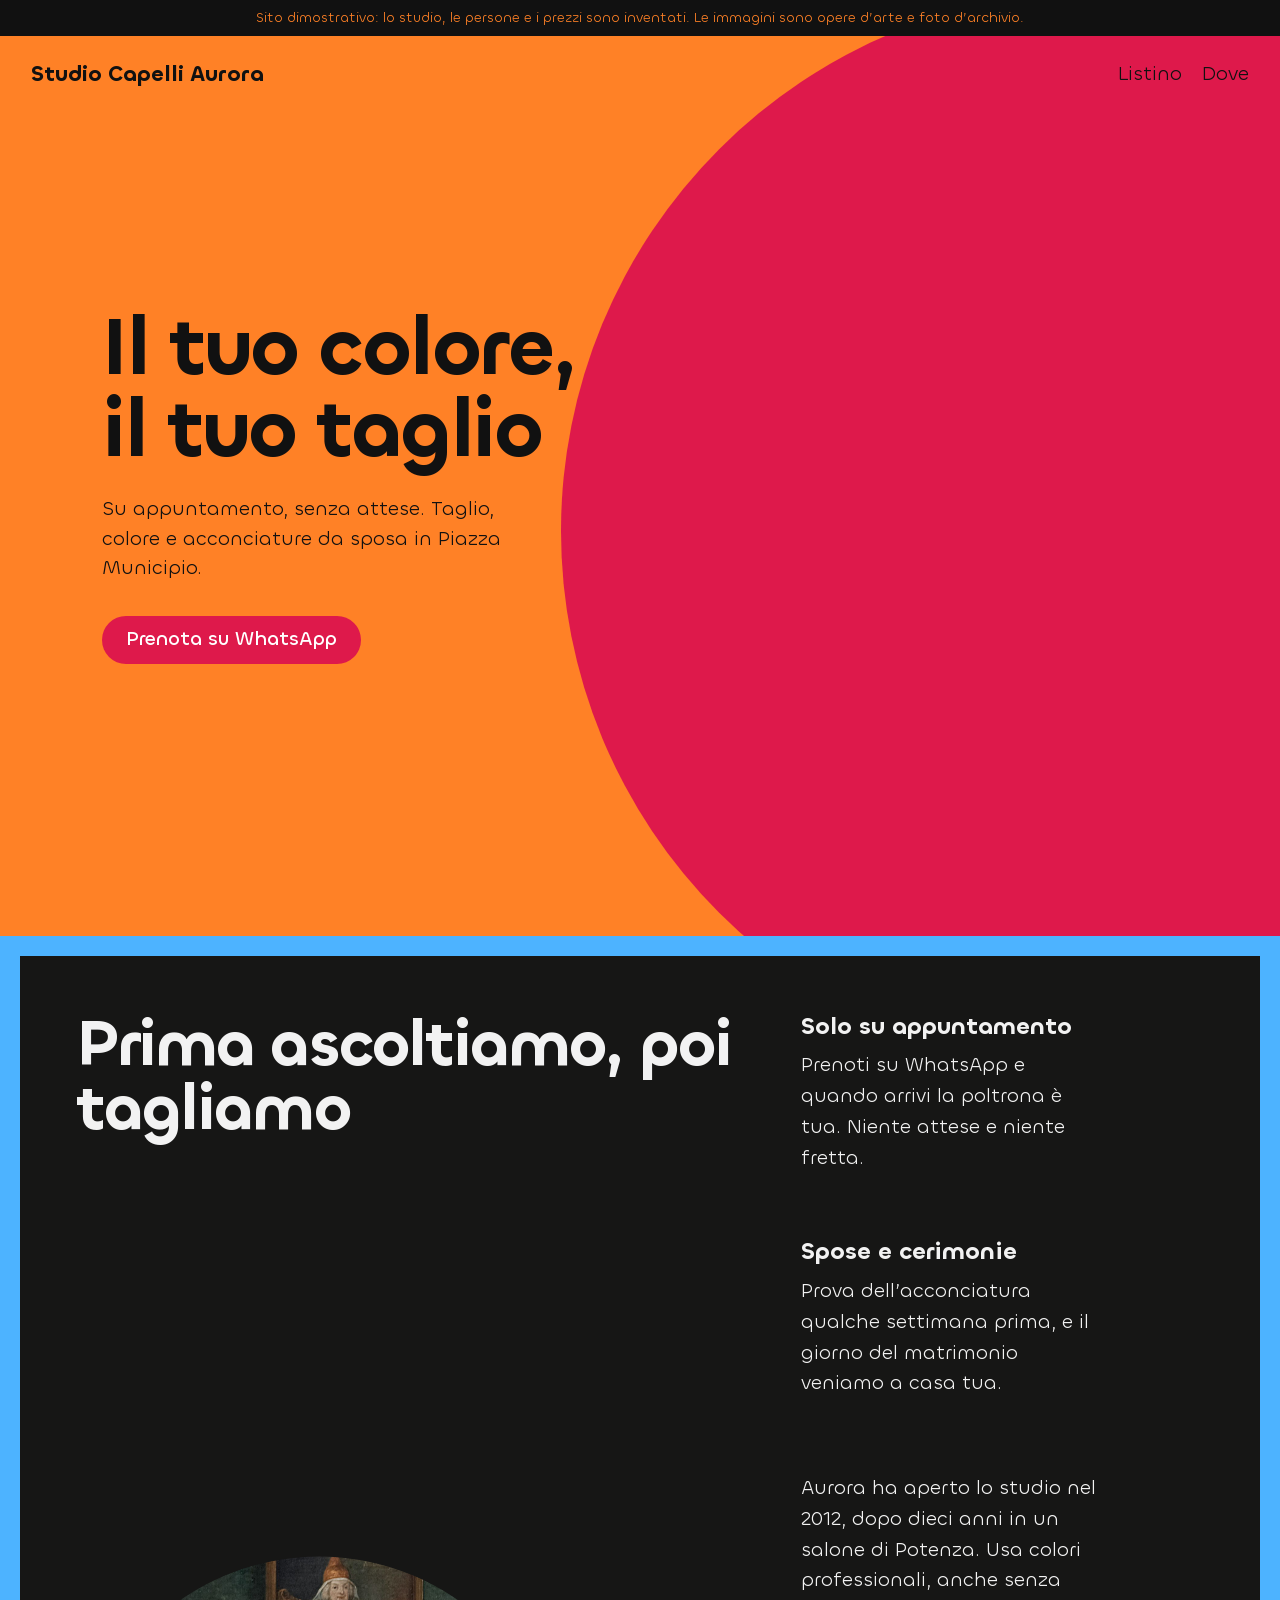
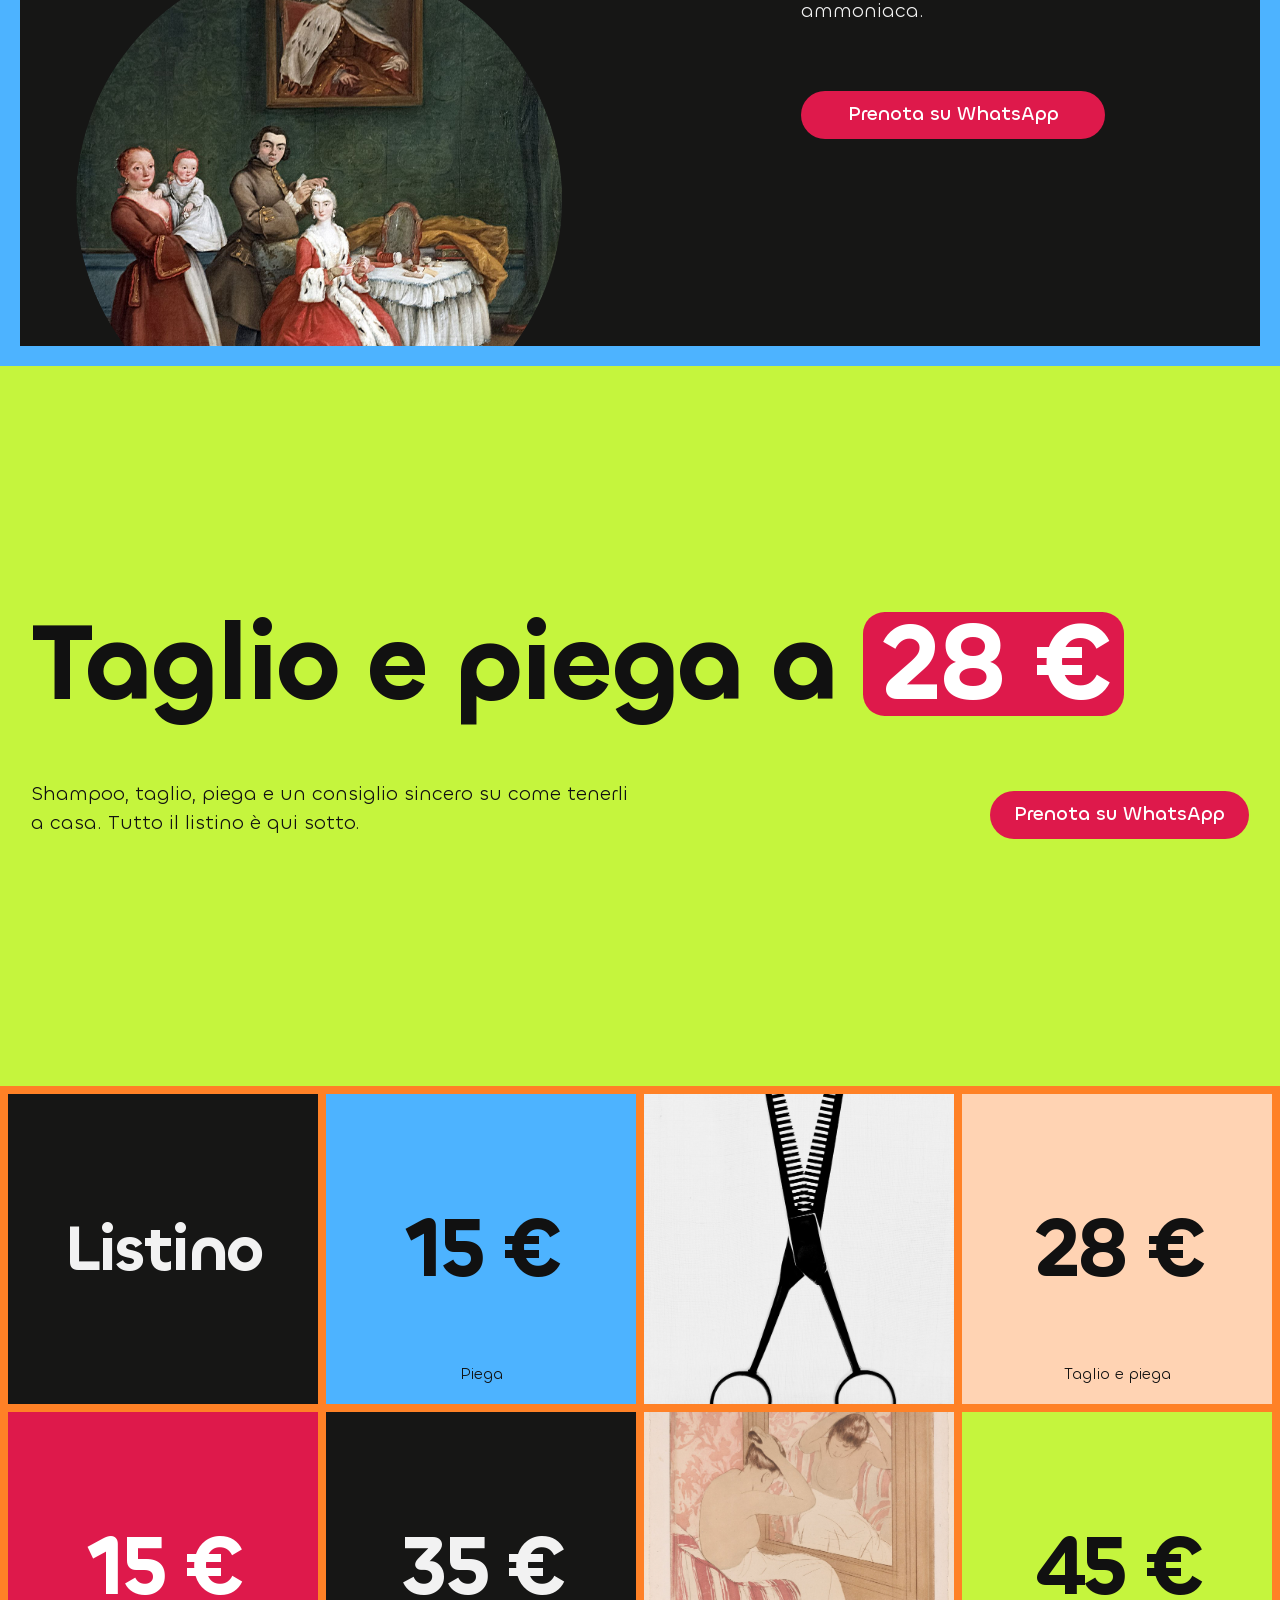
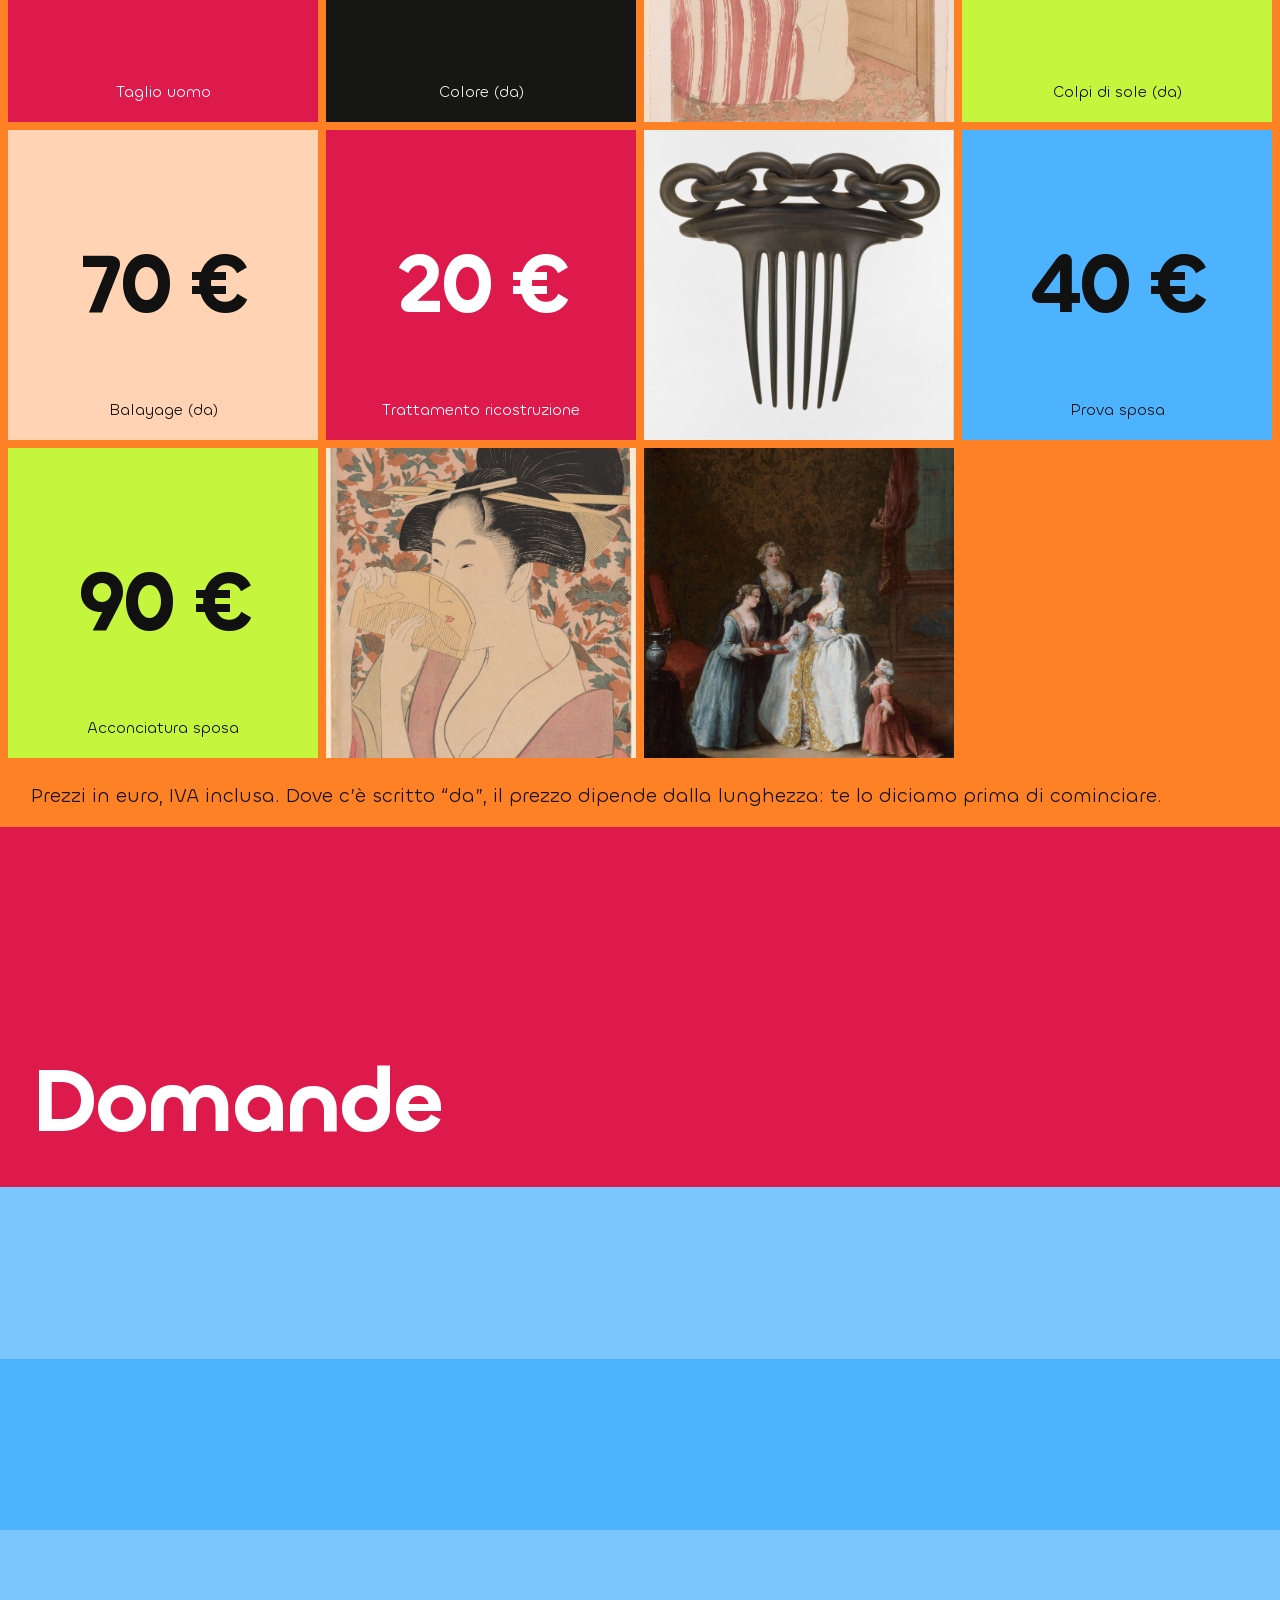
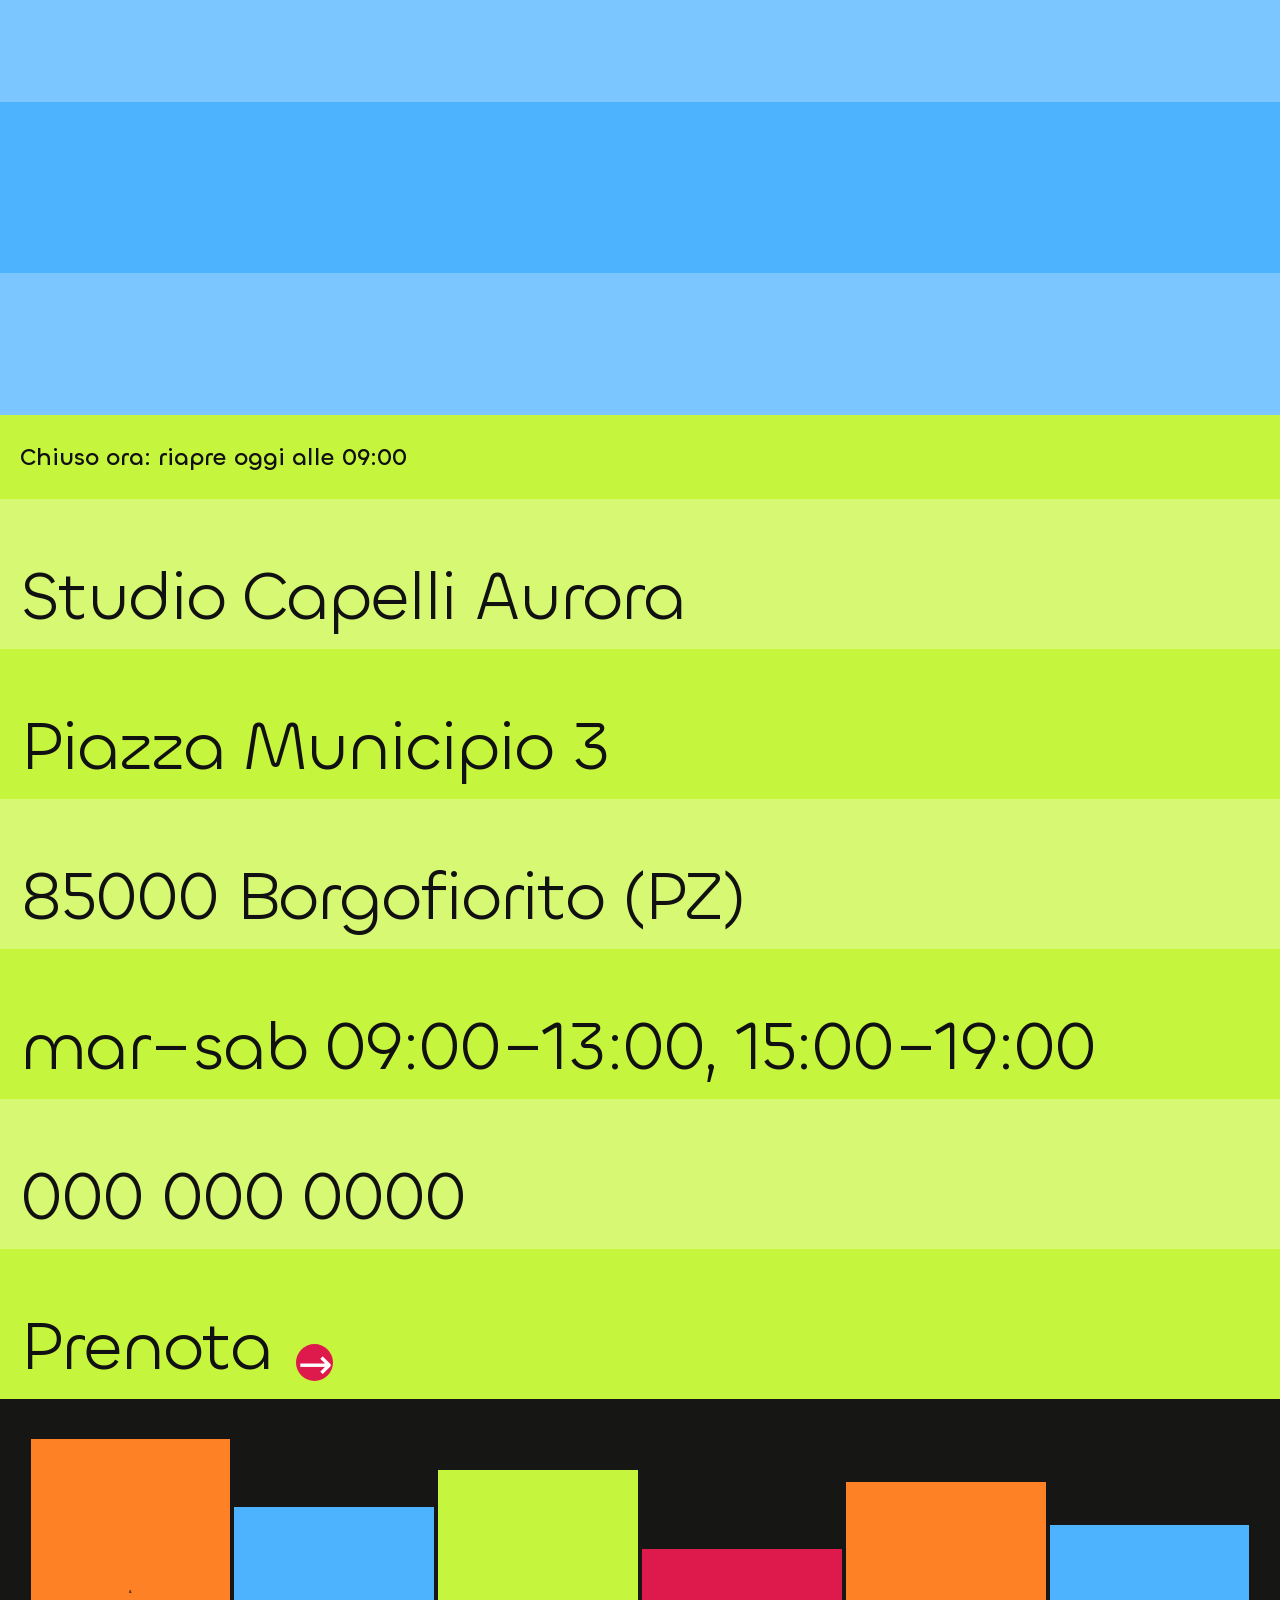
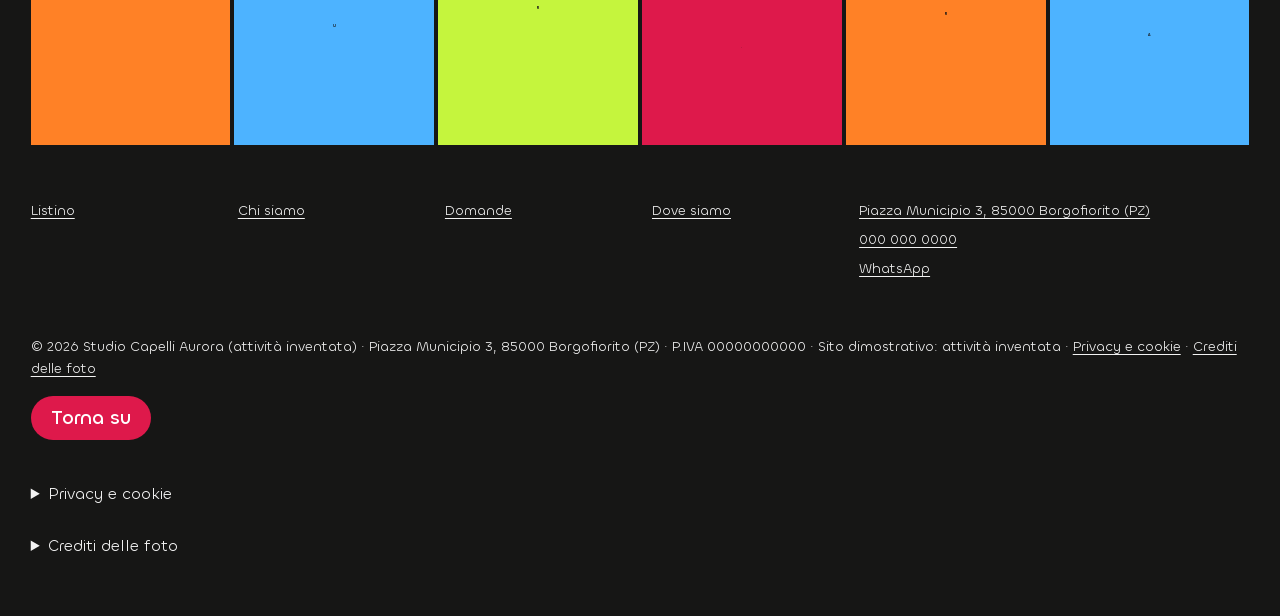
<file: parrucchiere-demo/index.html>
<!doctype html>
<html lang="it"><head>
<meta charset="utf-8"><meta name="viewport" content="width=device-width,initial-scale=1">
<title>Studio Capelli Aurora · Borgofiorito</title>
<meta name="description" content="Parrucchiera a Borgofiorito (PZ), su appuntamento: taglio, piega, colore, balayage e acconciature da sposa.">
<meta property="og:title" content="Studio Capelli Aurora"><meta property="og:description" content="Parrucchiera a Borgofiorito (PZ), su appuntamento: taglio, piega, colore, balayage e acconciature da sposa."><meta property="og:type" content="website">
<meta name="theme-color" content="#ff8126">
<meta name="robots" content="noindex">
<meta name="referrer" content="strict-origin-when-cross-origin">
<link rel="icon" href="data:image/svg+xml,%3Csvg%20xmlns%3D'http%3A%2F%2Fwww.w3.org%2F2000%2Fsvg'%20viewBox%3D'0%200%2064%2064'%3E%3Crect%20width%3D'64'%20height%3D'64'%20fill%3D'%23ff8126'%2F%3E%3Ctext%20x%3D'32'%20y%3D'45'%20font-size%3D'36'%20text-anchor%3D'middle'%20fill%3D'white'%20font-family%3D'Georgia'%3ES%3C%2Ftext%3E%3C%2Fsvg%3E">
<script type="application/ld+json">{"@context":"https://schema.org","@type":"HairSalon","name":"Studio Capelli Aurora","description":"Parrucchiera a Borgofiorito (PZ), su appuntamento: taglio, piega, colore, balayage e acconciature da sposa.","telephone":"+390000000000","address":{"@type":"PostalAddress","streetAddress":"Piazza Municipio 3","addressLocality":"Borgofiorito","postalCode":"85000","addressRegion":"PZ","addressCountry":"IT"},"priceRange":"€€","openingHoursSpecification":[{"@type":"OpeningHoursSpecification","dayOfWeek":"Tuesday","opens":"09:00","closes":"13:00"},{"@type":"OpeningHoursSpecification","dayOfWeek":"Tuesday","opens":"15:00","closes":"19:00"},{"@type":"OpeningHoursSpecification","dayOfWeek":"Wednesday","opens":"09:00","closes":"13:00"},{"@type":"OpeningHoursSpecification","dayOfWeek":"Wednesday","opens":"15:00","closes":"19:00"},{"@type":"OpeningHoursSpecification","dayOfWeek":"Thursday","opens":"09:00","closes":"13:00"},{"@type":"OpeningHoursSpecification","dayOfWeek":"Thursday","opens":"15:00","closes":"19:00"},{"@type":"OpeningHoursSpecification","dayOfWeek":"Friday","opens":"09:00","closes":"13:00"},{"@type":"OpeningHoursSpecification","dayOfWeek":"Friday","opens":"15:00","closes":"19:00"},{"@type":"OpeningHoursSpecification","dayOfWeek":"Saturday","opens":"09:00","closes":"13:00"},{"@type":"OpeningHoursSpecification","dayOfWeek":"Saturday","opens":"15:00","closes":"19:00"}]}</script>
<style>@font-face{font-family:'Chillax';src:url('font/chillax-400.woff2') format('woff2');font-weight:400;font-style:normal;font-display:swap}@font-face{font-family:'Chillax';src:url('font/chillax-500.woff2') format('woff2');font-weight:500;font-style:normal;font-display:swap}@font-face{font-family:'Chillax';src:url('font/chillax-600.woff2') format('woff2');font-weight:600;font-style:normal;font-display:swap}:root{--bg:#ff8126;--surface:#ff9a50;--ink:#111111;--muted:#3d1c03;--accent:#de194b;--accent-ink:#ffffff;--c1:#ff8126;--c2:#4db3ff;--c2b:#7cc6ff;--c3:#c5f53d;--c3b:#d6f872;--c4:#161615;--c4-ink:#f2f2f2;--campo:#fff;--campo-ink:#111}
*,*::before,*::after{box-sizing:border-box}html{-webkit-text-size-adjust:100%;scroll-behavior:smooth}
body{margin:0;background:var(--bg);color:var(--ink);font-family:var(--testo-f);font-size:var(--step-body);line-height:1.5;text-rendering:optimizeLegibility;-webkit-font-smoothing:antialiased}
img{display:block;max-width:100%;height:auto}a{color:inherit}h1,h2,h3,p,ul,ol,figure,blockquote{margin:0}ul,ol{padding:0;list-style:none}
:focus-visible{outline:3px solid var(--focus,var(--accent));outline-offset:3px}
::selection{background:var(--accent);color:var(--accent-ink)}
.nasc{position:absolute!important;width:1px;height:1px;overflow:hidden;clip:rect(0 0 0 0);white-space:nowrap}
.salta{position:absolute;left:12px;top:12px;z-index:100;width:1px;height:1px;overflow:hidden;clip:rect(0 0 0 0);white-space:nowrap;background:var(--ink);color:var(--bg);text-decoration:none}.salta:focus{width:auto;height:auto;clip:auto;padding:10px 16px}
.box{width:min(100% - 2*var(--margine),1320px);margin-inline:auto}
.demo{background:var(--ink);color:var(--bg);font-size:.875rem;text-align:center;padding:8px 16px;line-height:1.4}
.btn{display:inline-flex;align-items:center;justify-content:center;min-height:48px;padding:12px 24px;background:var(--accent);color:var(--accent-ink);font:500 var(--step-body)/1.2 var(--testo-f);text-decoration:none;border:0;cursor:pointer;transition:transform .16s cubic-bezier(.2,.8,.2,1),background-color .2s}
.btn:hover{transform:translateY(-2px)}.btn:active{transform:translateY(0) scale(.97)}
a:not(.btn){text-underline-offset:.18em;text-decoration-thickness:1px;transition:color .2s,text-decoration-color .2s}
.stato{font-weight:500}
.legale{padding:24px 0 48px;font-size:var(--step-small)}.legale details{max-width:72ch;margin-top:8px}.legale summary{cursor:pointer;font-size:1rem;padding:10px 0;min-height:44px}
.testo-legale{font-size:1rem;line-height:1.55;padding-bottom:16px}.testo-legale p,.testo-legale li{margin-top:10px}.testo-legale ul{padding-left:1.1em;list-style:disc}
.imprint{font-size:var(--step-small);line-height:1.6}
.calcolo{display:grid;gap:14px;grid-template-columns:1fr 140px;align-items:end;margin-top:32px}
.calcolo label{display:grid;gap:6px;font-size:1rem}.calcolo select,.calcolo input{font:inherit;font-size:1rem;min-height:48px;padding:8px 12px;background:var(--campo,#fff);color:var(--campo-ink,#111);border:2px solid currentColor;border-radius:0}
.calcolo output{grid-column:1/-1;font:var(--peso-display,400) var(--step-lead)/1.2 var(--display-f)}
.calcolo .btn{grid-column:1/-1;justify-self:start}.nota-calcolo{grid-column:1/-1;font-size:var(--step-small)}
.recensioni{padding:96px 0}.recensioni blockquote{margin-top:24px;max-width:60ch}.recensioni .fonte{margin-top:24px;font-size:var(--step-small)}
/* entrate: nascoste solo se lo script gira; senza script tutto resta visibile */
.js .en{opacity:0;transform:translateY(24px)}
.js .vista .en,.js .en.vista{opacity:1;transform:none;transition:opacity .7s cubic-bezier(.16,1,.3,1),transform .7s cubic-bezier(.16,1,.3,1);transition-delay:calc(var(--i,0) * 80ms)}
@media (prefers-reduced-motion:reduce){html{scroll-behavior:auto}.js .en{opacity:1;transform:none}*{animation-duration:.01ms!important;animation-iteration-count:1!important;transition-duration:.01ms!important}}

:root{--display-f:'Chillax',system-ui,sans-serif;--testo-f:'Chillax',system-ui,sans-serif;--margine:clamp(16px,2.4vw,32px);--peso-display:600;
--step-small:clamp(.8125rem,.79rem + .1vw,.875rem);--step-body:clamp(1.0625rem,1rem + .3vw,1.25rem);--step-lead:clamp(1.25rem,1.1rem + .6vw,1.5rem);--step-head:clamp(2.5rem,1.4rem + 4.4vw,4rem);--step-hero:clamp(3.25rem,6.4vw,6.25rem)}
.d{font-family:var(--display-f);font-weight:600;letter-spacing:-.03em;line-height:1}
.btn{border-radius:999px}
/* eroe: il cerchio enorme */
.eroe{position:relative;min-height:100svh;background:var(--c1);overflow:hidden;display:grid;align-content:center}
.eroe .cerchio{position:absolute;width:120vh;height:120vh;border-radius:50%;background:var(--accent);left:calc(86% - 60vh);top:calc(55% - 60vh);animation:entra 1.4s cubic-bezier(.16,1,.3,1) both}
@keyframes entra{from{transform:translateX(30%) scale(.9)}to{transform:none}}
.eroe .fila{position:absolute;top:24px;left:var(--margine);right:var(--margine);display:flex;justify-content:space-between;align-items:center;z-index:2}
.eroe .marchio{font:600 1.375rem/1 var(--display-f);text-decoration:none}.eroe nav a{text-decoration:none;margin-left:20px}
.eroe .testo{position:relative;z-index:1;margin-left:8%;width:min(46%,640px)}
.eroe h1{font-size:var(--step-hero)}.eroe .sotto{margin-top:24px;font-size:var(--step-body);max-width:36ch}.eroe .btn{margin-top:32px}
@media (max-width:760px){.eroe{align-content:start;padding-top:15svh}.eroe .cerchio{width:130vw;height:130vw;left:-15vw;top:56svh}.eroe .testo{margin:0 var(--margine);width:auto}.eroe h1{font-size:11.5vw}.eroe .sotto{font-size:var(--step-body)}.eroe nav a:not(:last-child){display:none}}
/* chi: pannello interno con foto sagomata */
.chi{background:var(--c2);padding:20px}
.pannello{background:var(--c4);color:var(--c4-ink);min-height:110svh;position:relative;overflow:hidden;display:grid;grid-template-columns:63fr 37fr}
.pannello h2{font-size:var(--step-head);padding:56px;max-width:19ch}
.pannello .sagoma{position:absolute;left:56px;bottom:calc(-38vw * .2);width:38vw;aspect-ratio:1;border-radius:50%;overflow:hidden;clip-path:inset(100% 0 0 0 round 50%);transition:clip-path 1.1s cubic-bezier(.77,0,.18,1)}
.pannello .sagoma img{width:100%;height:100%;object-fit:cover;transform:scale(1.12);transition:transform 1.6s cubic-bezier(.16,1,.3,1)}
.pannello.vista .sagoma,.no-js .pannello .sagoma{clip-path:inset(0 0 0 0 round 50%)}.pannello.vista .sagoma img{transform:none}
.pannello .blocchi{padding:56px 56px 56px 0;display:grid;gap:64px;align-content:start;max-width:360px}
.pannello h3{font:600 var(--step-lead)/1.2 var(--display-f)}.pannello .blocchi p{margin-top:10px;font-size:var(--step-body);line-height:1.55}
@media (max-width:900px){.chi{padding:10px}.pannello{grid-template-columns:1fr;min-height:auto;padding-bottom:calc(86vw * .75)}.pannello h2{font-size:8.5vw;padding:32px 24px 0}.pannello .blocchi{padding:32px 24px;gap:32px;max-width:none}.pannello .sagoma{width:86vw;left:calc(50% - 43vw);bottom:calc(-86vw * .25)}}
/* prezzo */
.offerta{background:var(--c3);min-height:80svh;padding:clamp(96px,12vw,180px) 0;display:grid;align-content:center}
.offerta .frase{font-size:clamp(3rem,8.5vw,8.5rem);line-height:.95}.offerta .cifra{background:var(--accent);color:var(--accent-ink);padding:0 .15em;display:inline-block;border-radius:.2em}
.offerta .sotto{display:grid;grid-template-columns:repeat(12,1fr);gap:24px;margin-top:64px;align-items:end}.offerta .sotto p{grid-column:1/7;font-size:var(--step-body)}.offerta .azioni{grid-column:10/13;justify-self:end}
@media (max-width:760px){.offerta .frase{font-size:11vw}.offerta .sotto p,.offerta .azioni{grid-column:1/-1;justify-self:stretch}.offerta .btn{width:100%}}
/* listino: muro di tessere */
.muro{background:var(--c1);padding:8px;display:grid;grid-template-columns:repeat(4,1fr);gap:8px}
.cella{aspect-ratio:1;display:grid;place-items:center;position:relative;background:var(--t);color:var(--ti);overflow:hidden}
.cella .grande{font:600 clamp(2.75rem,6.5vw,6.5rem)/1 var(--display-f);letter-spacing:-.04em;font-variant-numeric:tabular-nums;text-align:center;padding:0 8px}
.cella .didascalia{position:absolute;left:12px;right:12px;bottom:18px;text-align:center;font-size:1rem}
.cella img{position:absolute;inset:0;width:100%;height:100%;object-fit:cover;transition:transform .6s cubic-bezier(.16,1,.3,1)}.cella:hover img{transform:scale(1.05)}
.cella.titolo .grande{font-size:var(--step-head)}
.cella:nth-child(5n+1){--t:var(--c4);--ti:var(--c4-ink)}.cella:nth-child(5n+2){--t:var(--c2);--ti:var(--ink)}.cella:nth-child(5n+3){--t:var(--c3);--ti:var(--ink)}.cella:nth-child(5n+4){--t:#ffd3b3;--ti:var(--ink)}.cella:nth-child(5n+5){--t:var(--accent);--ti:#fff}
@media (max-width:760px){.muro{grid-template-columns:repeat(2,1fr);gap:6px;padding:6px}.cella .grande{font-size:15vw}.cella .didascalia{font-size:.875rem}}
/* domande a fasce */
.fascia-titolo{background:var(--accent);color:var(--accent-ink);min-height:40svh;display:grid;align-content:end;padding:0 0 40px}.fascia-titolo h2{font-size:clamp(3rem,7vw,7rem)}
.fascia{background:var(--c2)}.fascia:nth-of-type(2n){background:var(--c2b)}
.fascia .box{display:grid;grid-template-columns:repeat(12,1fr);gap:24px;padding:56px 0}.fascia h3{grid-column:1/6;font:600 var(--step-lead)/1.15 var(--display-f)}.fascia p{grid-column:7/13;font-size:var(--step-body);line-height:1.5;max-width:52ch}
@media (max-width:760px){.fascia .box{grid-template-columns:1fr;gap:12px;padding:32px 0}.fascia h3,.fascia p{grid-column:1}.fascia h3{font-size:var(--step-lead)}.fascia p{font-size:var(--step-body)}.fascia-titolo{min-height:30svh}.fascia-titolo h2{font-size:13vw}}
/* contatti in righe giganti */
.righe-dove{background:var(--c3)}
.riga-dove{display:flex;align-items:flex-end;min-height:150px;padding:0 20px 18px;font:400 clamp(2.25rem,5.4vw,5.5rem)/1 var(--display-f);letter-spacing:-.03em;text-decoration:none;overflow-wrap:anywhere}
.riga-dove:nth-child(2n){background:var(--c3b)}
a.riga-dove:hover{color:var(--accent)}
.riga-dove .tondo{display:inline-grid;place-items:center;width:.9em;height:.9em;border-radius:50%;background:var(--accent);color:#fff;margin-left:24px;font-size:.6em;transition:transform .2s}
a.riga-dove:hover .tondo{transform:translateX(6px)}
.righe-dove .stato{display:block;padding:24px 20px;font-size:var(--step-lead)}
@media (max-width:760px){.riga-dove{min-height:84px;font-size:9.6vw;padding:0 16px 14px}}
/* piede: il marchio a blocchi */
.piede{background:var(--c4);color:var(--c4-ink);padding:40px var(--margine) 0}
.blocchi-nome{display:flex;gap:4px;align-items:flex-end;height:34svh;min-height:200px}
.blocchi-nome span{flex:1;display:grid;place-items:center;background:var(--b);color:var(--c4);height:var(--h);padding:8%}.blocchi-nome svg{width:70%;max-height:80%}
.piede .sotto-piede{display:grid;grid-template-columns:repeat(12,1fr);gap:24px;margin-top:56px;font-size:var(--step-small)}.piede .link{grid-column:1/9;display:grid;grid-template-columns:repeat(4,1fr);gap:8px 24px;align-content:start}.piede .indirizzi{grid-column:9/13;display:grid;gap:8px}
.piede .fondo{display:flex;justify-content:space-between;gap:16px;align-items:center;margin-top:56px;flex-wrap:wrap}.piede .fondo .btn{min-height:44px;padding:8px 20px}
.piede .legale{padding-bottom:48px}.piede .legale .box{width:100%}
@media (max-width:760px){.blocchi-nome{height:22svh;min-height:140px}.blocchi-nome span{font-size:12vw}.piede .link,.piede .indirizzi{grid-column:1/-1}.piede .link{grid-template-columns:1fr 1fr}}
@media (max-width:760px){.eroe{min-height:0;height:auto;padding-top:104px;padding-bottom:48vw}.eroe .cerchio{top:auto;bottom:-92vw}
.offerta{min-height:0;padding:64px 0 104px}.fascia-titolo{min-height:0;padding-top:56px;padding-bottom:24px}.muro>:last-child:nth-child(odd){grid-column:1/-1;aspect-ratio:2/1}.muro>:last-child:nth-child(odd) img{object-fit:cover;width:100%;height:100%}}
</style></head>
<body class="d-capitoli">
<a class="salta" href="#contenuto">Vai al contenuto</a>
<p class="demo" role="note">Sito dimostrativo: lo studio, le persone e i prezzi sono inventati. Le immagini sono opere d’arte e foto d’archivio.</p>
<header class="eroe"><div class="cerchio" aria-hidden="true"></div><div class="fila"><a class="marchio" href="#">Studio Capelli Aurora</a><nav aria-label="Sezioni"><a href="#listino">Listino</a><a href="#dove">Dove</a></nav></div>
<div class="testo"><h1 class="d">Il tuo colore,<br>il tuo taglio</h1><p class="sotto">Su appuntamento, senza attese. Taglio, colore e acconciature da sposa in Piazza Municipio.</p><a class="btn" href="tel:+390000000000">Prenota su WhatsApp</a></div></header>
<main id="contenuto"><section id="chi" class="chi"><div class="pannello" data-entra><h2 class="d en">Prima ascoltiamo, poi tagliamo</h2>
<div class="sagoma"><img src="img/ca-rezzonico-il-parrucchiere-pietro-longhi.jpg" alt="Dipinto del Settecento: un parrucchiere sistema i capelli a una signora seduta davanti allo specchio, con la famiglia intorno" loading="lazy" decoding="async"></div><div class="blocchi"><div class="en"><h3>Solo su appuntamento</h3><p>Prenoti su WhatsApp e quando arrivi la poltrona è tua. Niente attese e niente fretta.</p></div><div class="en"><h3>Spose e cerimonie</h3><p>Prova dell’acconciatura qualche settimana prima, e il giorno del matrimonio veniamo a casa tua.</p></div>
<p class="en">Aurora ha aperto lo studio nel 2012, dopo dieci anni in un salone di Potenza. Usa colori professionali, anche senza ammoniaca.</p><a class="btn en" href="tel:+390000000000">Prenota su WhatsApp</a></div></div></section><section class="offerta" data-entra><div class="box"><p class="frase d en">Taglio e piega a <span class="cifra">28 €</span></p>
<div class="sotto en"><p>Shampoo, taglio, piega e un consiglio sincero su come tenerli a casa. Tutto il listino è qui sotto.</p><div class="azioni"><a class="btn" href="tel:+390000000000">Prenota su WhatsApp</a></div></div></div></section><section id="listino" aria-label="Listino"><div class="muro" data-entra><div class="cella titolo en"><span class="grande">Listino</span></div><div class="cella en"><span class="grande">15 €</span><span class="didascalia">Piega</span></div><figure class="cella en"><img src="img/forbici-per-parrucchiere.jpg" alt="Forbici da sfoltire nere su fondo bianco" loading="lazy"></figure><div class="cella en"><span class="grande">28 €</span><span class="didascalia">Taglio e piega</span></div><div class="cella en"><span class="grande">15 €</span><span class="didascalia">Taglio uomo</span></div><div class="cella en"><span class="grande">35 €</span><span class="didascalia">Colore (da)</span></div><figure class="cella en"><img src="img/the-coiffure.jpg" alt="Stampa a colori: una donna si pettina i capelli davanti a uno specchio" loading="lazy"></figure><div class="cella en"><span class="grande">45 €</span><span class="didascalia">Colpi di sole (da)</span></div><div class="cella en"><span class="grande">70 €</span><span class="didascalia">Balayage (da)</span></div><div class="cella en"><span class="grande">20 €</span><span class="didascalia">Trattamento ricostruzione</span></div><figure class="cella en"><img src="img/hair-comb.jpg" alt="Un pettine antico decorato" loading="lazy"></figure><div class="cella en"><span class="grande">40 €</span><span class="didascalia">Prova sposa</span></div><div class="cella en"><span class="grande">90 €</span><span class="didascalia">Acconciatura sposa</span></div><figure class="cella en"><img src="img/woman-holding-a-tortoise-shell-hair-comb.jpg" alt="Stampa giapponese: una donna tiene in mano un pettine di tartaruga" loading="lazy"></figure><figure class="cella en"><img src="img/lady-at-her-toilette.jpg" alt="Dipinto del Settecento: una signora alla toeletta con una cameriera che la pettina" loading="lazy"></figure></div><p class="box" style="padding:16px 0">Prezzi in euro, IVA inclusa. Dove c’è scritto “da”, il prezzo dipende dalla lunghezza: te lo diciamo prima di cominciare.</p></section><section id="domande"><div class="fascia-titolo"><div class="box"><h2 class="d">Domande</h2></div></div>
<div class="fascia" data-entra><div class="box"><h3 class="en">Come si prenota?</h3><p class="en">Su WhatsApp o al telefono. Ti rispondiamo entro la giornata con il primo orario libero.</p></div></div><div class="fascia" data-entra><div class="box"><h3 class="en">E se devo disdire?</h3><p class="en">Avvisaci almeno il giorno prima: c’è sempre qualcuno in attesa di un posto.</p></div></div><div class="fascia" data-entra><div class="box"><h3 class="en">Fate colori senza ammoniaca?</h3><p class="en">Sì, per chi ha la cute sensibile o vuole un colore più delicato. Il prezzo è lo stesso.</p></div></div><div class="fascia" data-entra><div class="box"><h3 class="en">Venite a casa per la sposa?</h3><p class="en">Sì, in paese e nei dintorni, il giorno del matrimonio. La prova si fa in studio.</p></div></div><div class="fascia" data-entra><div class="box"><h3 class="en">Si può pagare con la carta?</h3><p class="en">Sì, carte e bancomat.</p></div></div></section><section id="dove" class="righe-dove" aria-label="Dove siamo"><span class="stato" data-stato aria-live="polite">Orari qui sotto</span><p class="riga-dove">Studio Capelli Aurora</p><a class="riga-dove" href="https://www.google.com/maps/search/?api=1&amp;query=Piazza%20Municipio%203%2C%2085000%20Borgofiorito%20(PZ)" target="_blank" rel="noopener">Piazza Municipio 3</a><p class="riga-dove">85000 Borgofiorito (PZ)</p><p class="riga-dove">mar–sab 09:00–13:00, 15:00–19:00</p><a class="riga-dove" href="tel:+390000000000">000 000 0000</a><a class="riga-dove" href="tel:+390000000000">Prenota<span class="tondo" aria-hidden="true">→</span></a></section></main><footer class="piede"><div class="blocchi-nome" aria-hidden="true"><span style="--b:var(--c1);--h:100%"><svg viewBox="0 0 100 120" preserveAspectRatio="xMidYMid meet" aria-hidden="true"><text x="50" y="92" text-anchor="middle" font-size="110" font-family="var(--display-f)" font-weight="600" fill="currentColor">A</text></svg></span><span style="--b:var(--c2);--h:78%"><svg viewBox="0 0 100 120" preserveAspectRatio="xMidYMid meet" aria-hidden="true"><text x="50" y="92" text-anchor="middle" font-size="110" font-family="var(--display-f)" font-weight="600" fill="currentColor">U</text></svg></span><span style="--b:var(--c3);--h:90%"><svg viewBox="0 0 100 120" preserveAspectRatio="xMidYMid meet" aria-hidden="true"><text x="50" y="92" text-anchor="middle" font-size="110" font-family="var(--display-f)" font-weight="600" fill="currentColor">R</text></svg></span><span style="--b:var(--accent);--h:64%"><svg viewBox="0 0 100 120" preserveAspectRatio="xMidYMid meet" aria-hidden="true"><text x="50" y="92" text-anchor="middle" font-size="110" font-family="var(--display-f)" font-weight="600" fill="currentColor">O</text></svg></span><span style="--b:var(--c1);--h:86%"><svg viewBox="0 0 100 120" preserveAspectRatio="xMidYMid meet" aria-hidden="true"><text x="50" y="92" text-anchor="middle" font-size="110" font-family="var(--display-f)" font-weight="600" fill="currentColor">R</text></svg></span><span style="--b:var(--c2);--h:72%"><svg viewBox="0 0 100 120" preserveAspectRatio="xMidYMid meet" aria-hidden="true"><text x="50" y="92" text-anchor="middle" font-size="110" font-family="var(--display-f)" font-weight="600" fill="currentColor">A</text></svg></span></div>
<div class="sotto-piede"><div class="link"><a href="#listino">Listino</a><a href="#chi">Chi siamo</a><a href="#domande">Domande</a><a href="#dove">Dove siamo</a></div><div class="indirizzi"><a href="https://www.google.com/maps/search/?api=1&amp;query=Piazza%20Municipio%203%2C%2085000%20Borgofiorito%20(PZ)" target="_blank" rel="noopener">Piazza Municipio 3, 85000 Borgofiorito (PZ)</a><a href="tel:+390000000000">000 000 0000</a><a href="https://wa.me/390000000000?text=Ciao!%20Vorrei%20prenotare%20per%3A" target="_blank" rel="noopener">WhatsApp</a></div></div>
<div class="fondo"><p class="imprint">© 2026 Studio Capelli Aurora (attività inventata) · Piazza Municipio 3, 85000 Borgofiorito (PZ) · P.IVA 00000000000 · Sito dimostrativo: attività inventata · <a href="#privacy" data-apri>Privacy e cookie</a> · <a href="#crediti" data-apri>Crediti delle foto</a></p><a class="btn" href="#">Torna su</a></div><div class="legale" id="legale"><div class="box">
<details id="privacy"><summary>Privacy e cookie</summary><div class="testo-legale">
<p><strong>Chi tratta i dati.</strong> Studio Capelli Aurora (attività inventata), Piazza Municipio 3, 85000 Borgofiorito (PZ), P.IVA 00000000000. Per qualsiasi domanda: 000 000 0000.</p>
<p><strong>Cosa raccoglie questo sito.</strong> Niente: non ci sono moduli, non ci sono statistiche né pubblicità, e i caratteri sono caricati da questo stesso sito. Il servizio che ospita il sito registra per motivi tecnici e di sicurezza dati come l’indirizzo IP e l’ora della visita, e li conserva per il tempo previsto dalle sue regole. La base è il legittimo interesse alla sicurezza del sito (art. 6.1.f GDPR). Se il fornitore ha sede fuori dall’Unione europea, il trasferimento avviene con le garanzie previste dal GDPR.</p>
<p><strong>Se ci contatti.</strong> Se chiami, scrivi una email o un messaggio WhatsApp, usiamo i tuoi dati solo per risponderti e per l’eventuale prenotazione o ordine (art. 6.1.b GDPR), e non li teniamo più del necessario. I link verso WhatsApp e le mappe aprono servizi esterni, che hanno le loro regole sulla privacy.</p>
<p><strong>I tuoi diritti.</strong> Puoi chiedere di vedere, correggere o cancellare i tuoi dati, o opporti al loro uso (artt. 15–21 GDPR), scrivendo a 000 000 0000. Puoi anche fare reclamo al Garante per la protezione dei dati personali (garanteprivacy.it).</p>
<p><strong>Cookie.</strong> Questo sito non usa cookie, né tecnici né di profilazione, e non salva nulla sul tuo dispositivo: per questo non c’è il banner.</p>
<p>Aggiornata il 14/10/2026.</p></div></details>
<details id="crediti"><summary>Crediti delle foto</summary><div class="testo-legale">
<p>Le foto che seguono sono d’archivio, con licenza libera: mostrano il territorio e i prodotti della zona, non l’attività.</p><ul><li><a href="https://commons.wikimedia.org/wiki/File:Ca%27_Rezzonico_-_Il_parrucchiere_-_Pietro_Longhi.jpg" target="_blank" rel="noopener">Ca&#39; Rezzonico - Il parrucchiere - Pietro Longhi</a>: di Didier Descouens, public domain, via Wikimedia Commons</li><li><a href="https://commons.wikimedia.org/w/index.php?curid=77444354" target="_blank" rel="noopener">Forbici per parrucchiere</a>: di Garonzi Stefania, CC BY-SA 4.0, via Wikimedia Commons</li><li><a href="https://www.artic.edu/artworks/13514" target="_blank" rel="noopener">The Coiffure</a>: di Mary Cassatt, 1890–91, public domain (CC0), via Art Institute of Chicago</li><li><a href="https://www.metmuseum.org/art/collection/search/16809" target="_blank" rel="noopener">Hair Comb</a>: di India Rubber Comb Company, ca. 1851, public domain (CC0), via The Metropolitan Museum of Art</li><li><a href="https://www.artic.edu/artworks/24001" target="_blank" rel="noopener">Woman Holding a Tortoise-shell Hair-comb</a>: di Kitagawa Utamaro, c. 1795/96, public domain (CC0), via Art Institute of Chicago</li><li><a href="https://www.artic.edu/artworks/60627" target="_blank" rel="noopener">Lady at Her Toilette</a>: di Pietro Longhi, Late 1740s, public domain (CC0), via Art Institute of Chicago</li></ul>
</div></details>
</div></div></footer>
<script>(function(){var d=document;d.documentElement.classList.add('js');
var o={"lunedì":[],"martedì":["09:00-13:00","15:00-19:00"],"mercoledì":["09:00-13:00","15:00-19:00"],"giovedì":["09:00-13:00","15:00-19:00"],"venerdì":["09:00-13:00","15:00-19:00"],"sabato":["09:00-13:00","15:00-19:00"],"domenica":[]},G=['domenica','lunedì','martedì','mercoledì','giovedì','venerdì','sabato'];
function m(h){var p=h.split(':');return +p[0]*60+ +p[1]}
function stato(){if(!o)return;var n=new Date(),g=n.getDay(),t=n.getHours()*60+n.getMinutes(),s='';
var oggi=o[G[g]]||[];for(var i=0;i<oggi.length;i++){var a=oggi[i].split('-'),x=m(a[0]),y=m(a[1]);if(y<=x)y+=1440;if(t>=x&&t<y){s='Aperto ora, fino alle '+a[1];break}}
if(!s){var ieri=o[G[(g+6)%7]]||[];for(var j=0;j<ieri.length;j++){var b=ieri[j].split('-');if(m(b[1])<=m(b[0])&&t<m(b[1])){s='Aperto ora, fino alle '+b[1];break}}}
if(!s){for(var k=0;k<8&&!s;k++){var gg=(g+k)%7,f=o[G[gg]]||[];for(var q=0;q<f.length;q++){var c2=f[q].split('-');if(k>0||m(c2[0])>t){var w=k===0?'oggi':k===1?'domani':G[gg];
var mn=k===0?m(c2[0])-t:0;s=k===0&&mn<=90?'Chiuso ora: apre tra '+mn+' minuti':'Chiuso ora: riapre '+w+' alle '+c2[0];break}}}}
d.querySelectorAll('[data-stato]').forEach(function(e){e.textContent=s||'Chiuso'})}
stato();setInterval(stato,60000);
if('IntersectionObserver' in window){var io=new IntersectionObserver(function(es){es.forEach(function(e){if(e.isIntersecting){e.target.classList.add('vista');io.unobserve(e.target)}})},{threshold:.12,rootMargin:'0px 0px -8% 0px'});
d.querySelectorAll('[data-entra]').forEach(function(s){s.querySelectorAll('.en').forEach(function(el,i){el.style.setProperty('--i',i%8)});io.observe(s)})}else{d.querySelectorAll('[data-entra]').forEach(function(s){s.classList.add('vista')})}
function apri(id){var e=d.getElementById(id);if(e&&e.tagName==='DETAILS'){e.open=true}}
d.querySelectorAll('[data-apri]').forEach(function(a){a.addEventListener('click',function(){apri(a.getAttribute('href').slice(1))})});if(location.hash)apri(location.hash.slice(1));
d.querySelectorAll('[data-calcolo]').forEach(function(f){var s=f.elements.voce,n=f.elements.n,out=f.elements.totale,b=f.querySelector('[data-invia]');
function up(){var tot=(+s.value)*(Math.max(1,+n.value||1));out.value='Totale indicativo: € '+tot.toLocaleString('it-IT');var txt='Ciao! Vorrei informazioni: '+s.options[s.selectedIndex].text+' · '+n.value+' '+(f.querySelector('input').closest('label').firstChild.textContent.trim().toLowerCase())+' · '+out.value;
if(f.dataset.wa){b.href=f.dataset.wa.split('?')[0]+'?text='+encodeURIComponent(txt)}else if(f.dataset.mail){b.href=f.dataset.mail+'?subject='+encodeURIComponent('Richiesta informazioni')+'&body='+encodeURIComponent(txt)}}
s.addEventListener('change',up);n.addEventListener('input',up);up()});
})();</script>
</body></html>
</file>
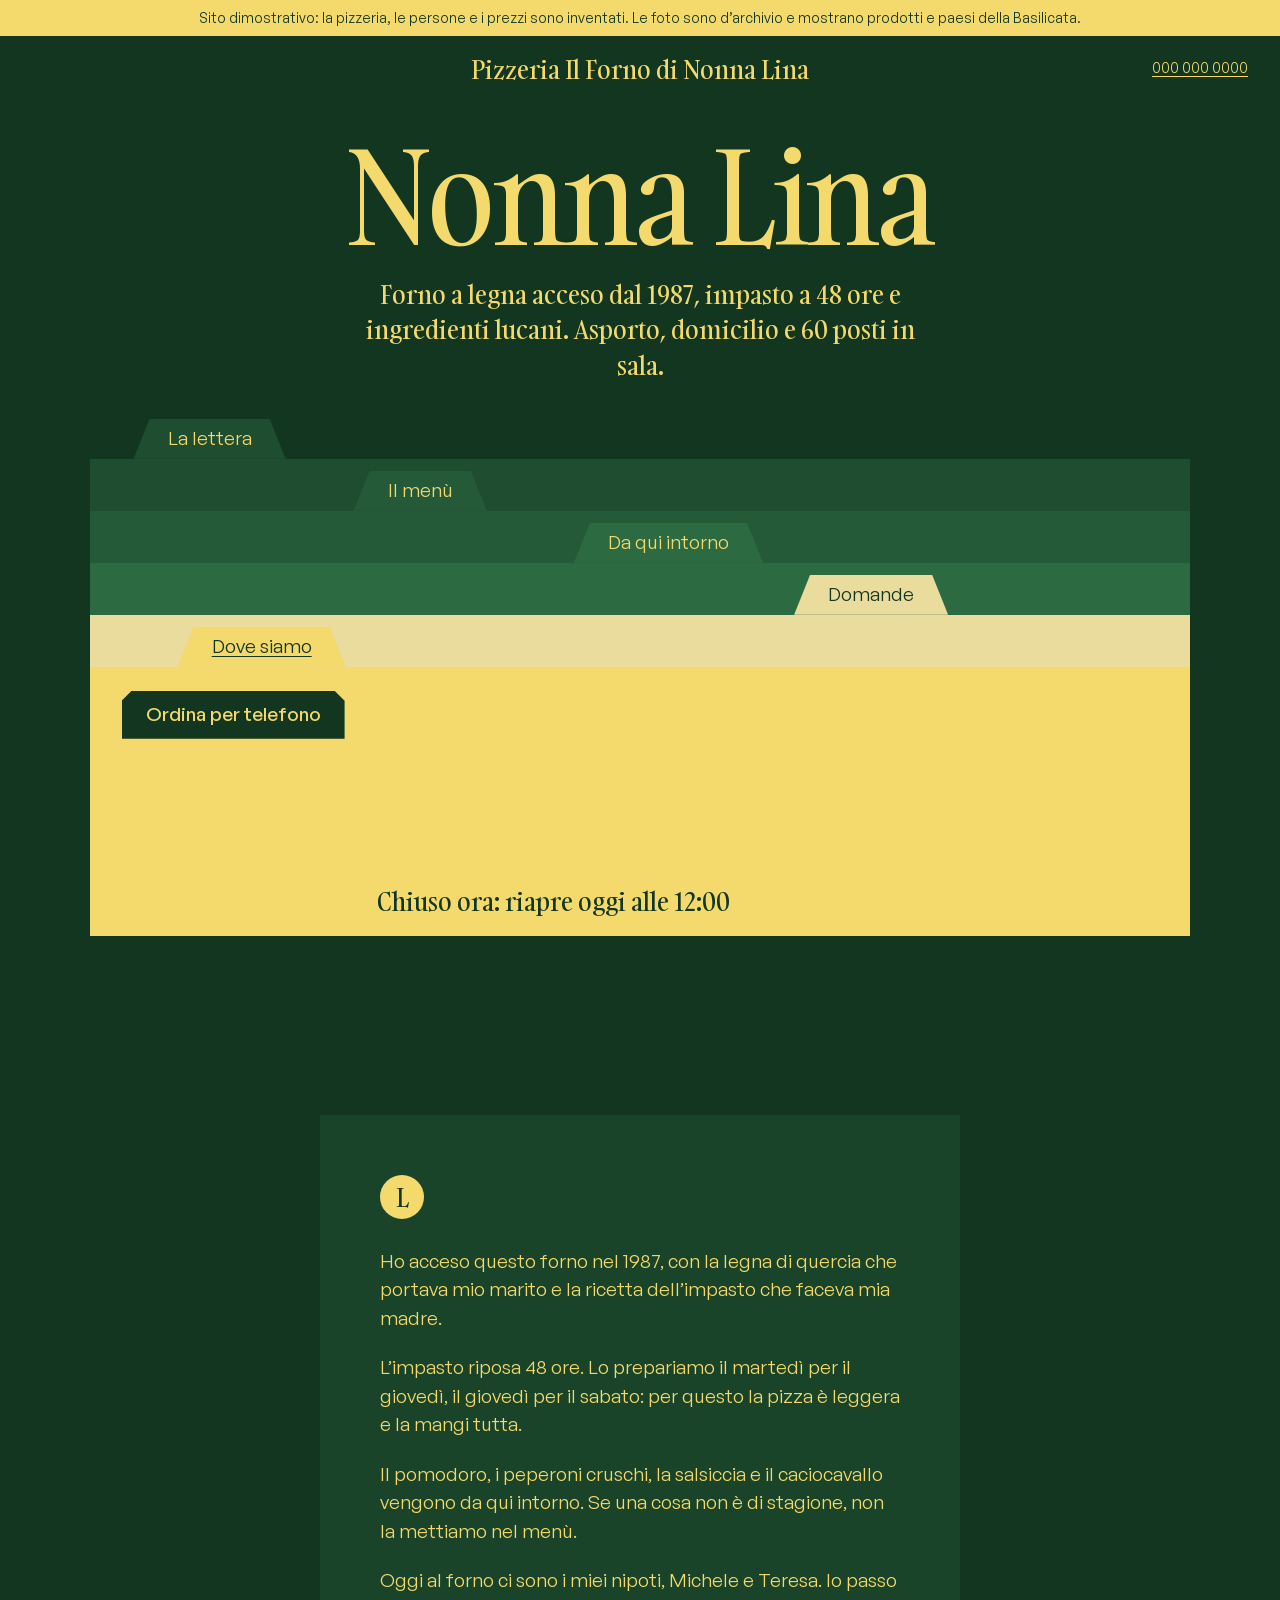
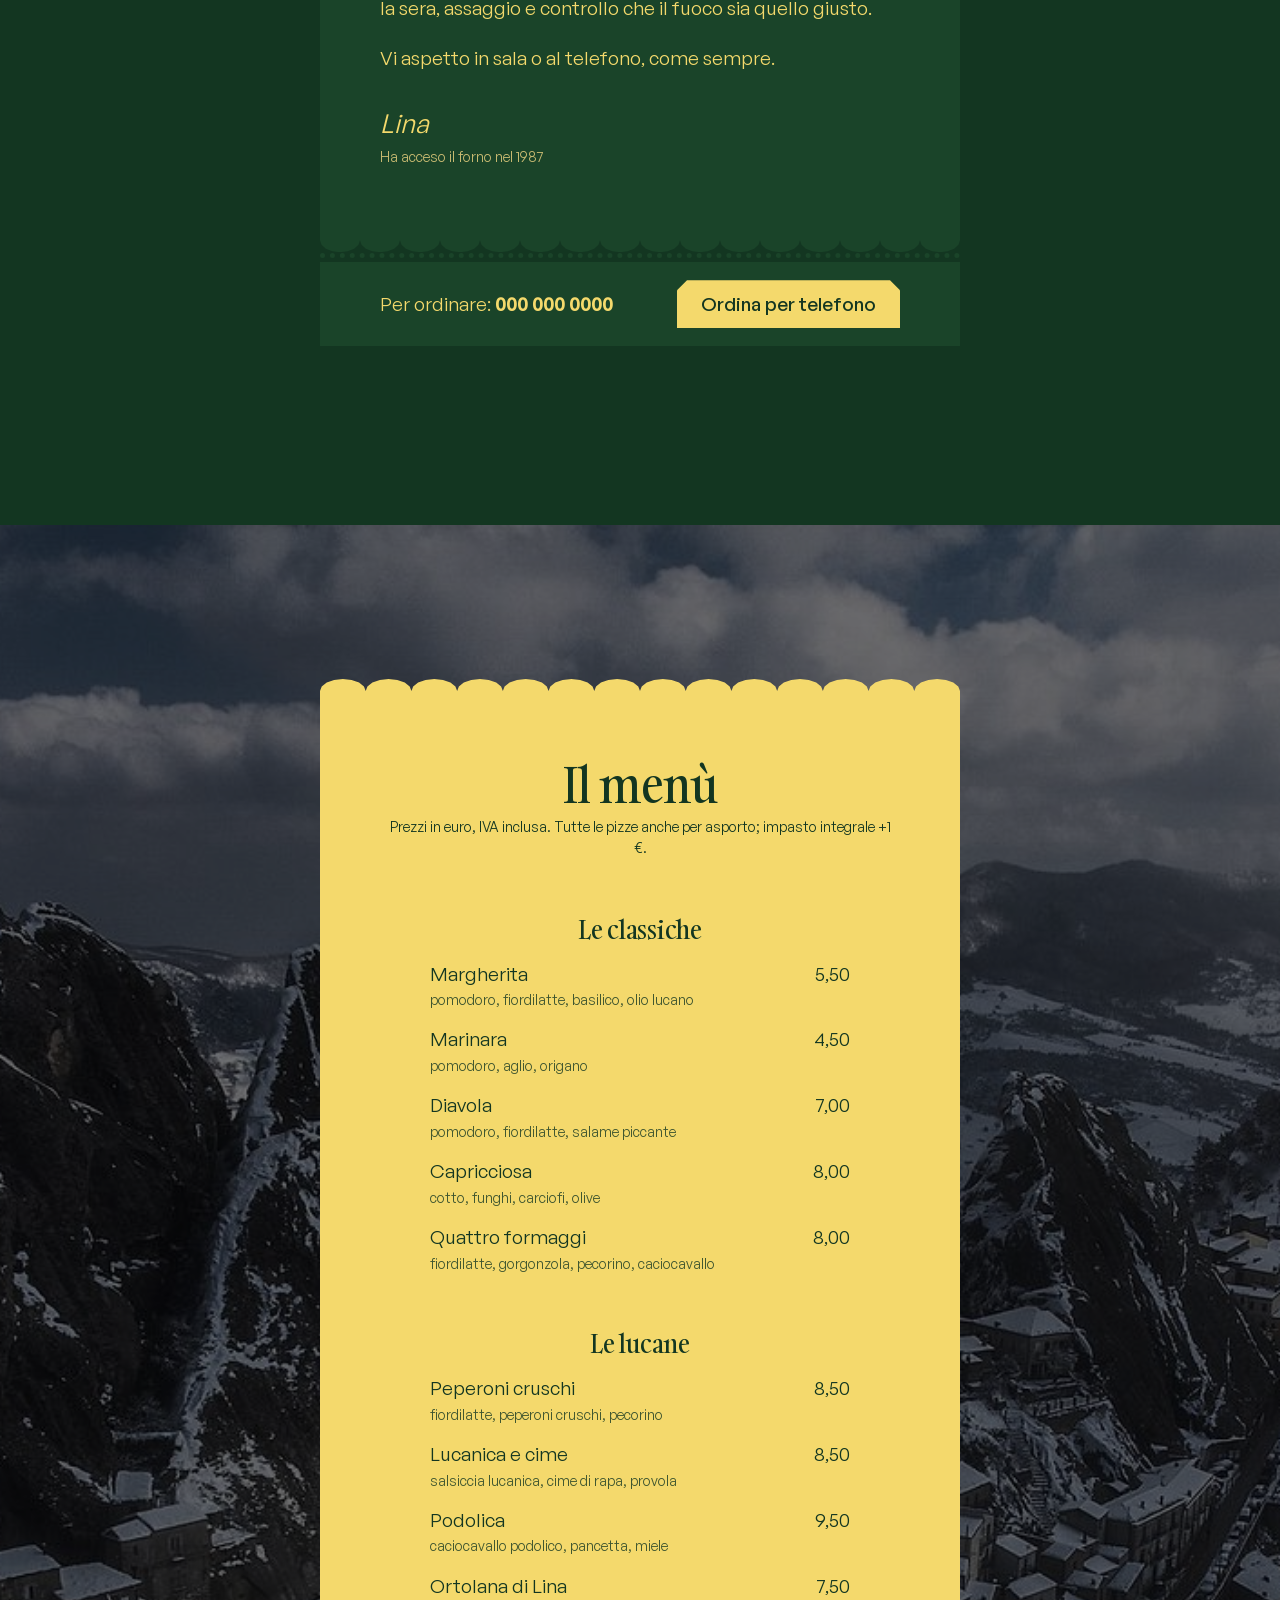
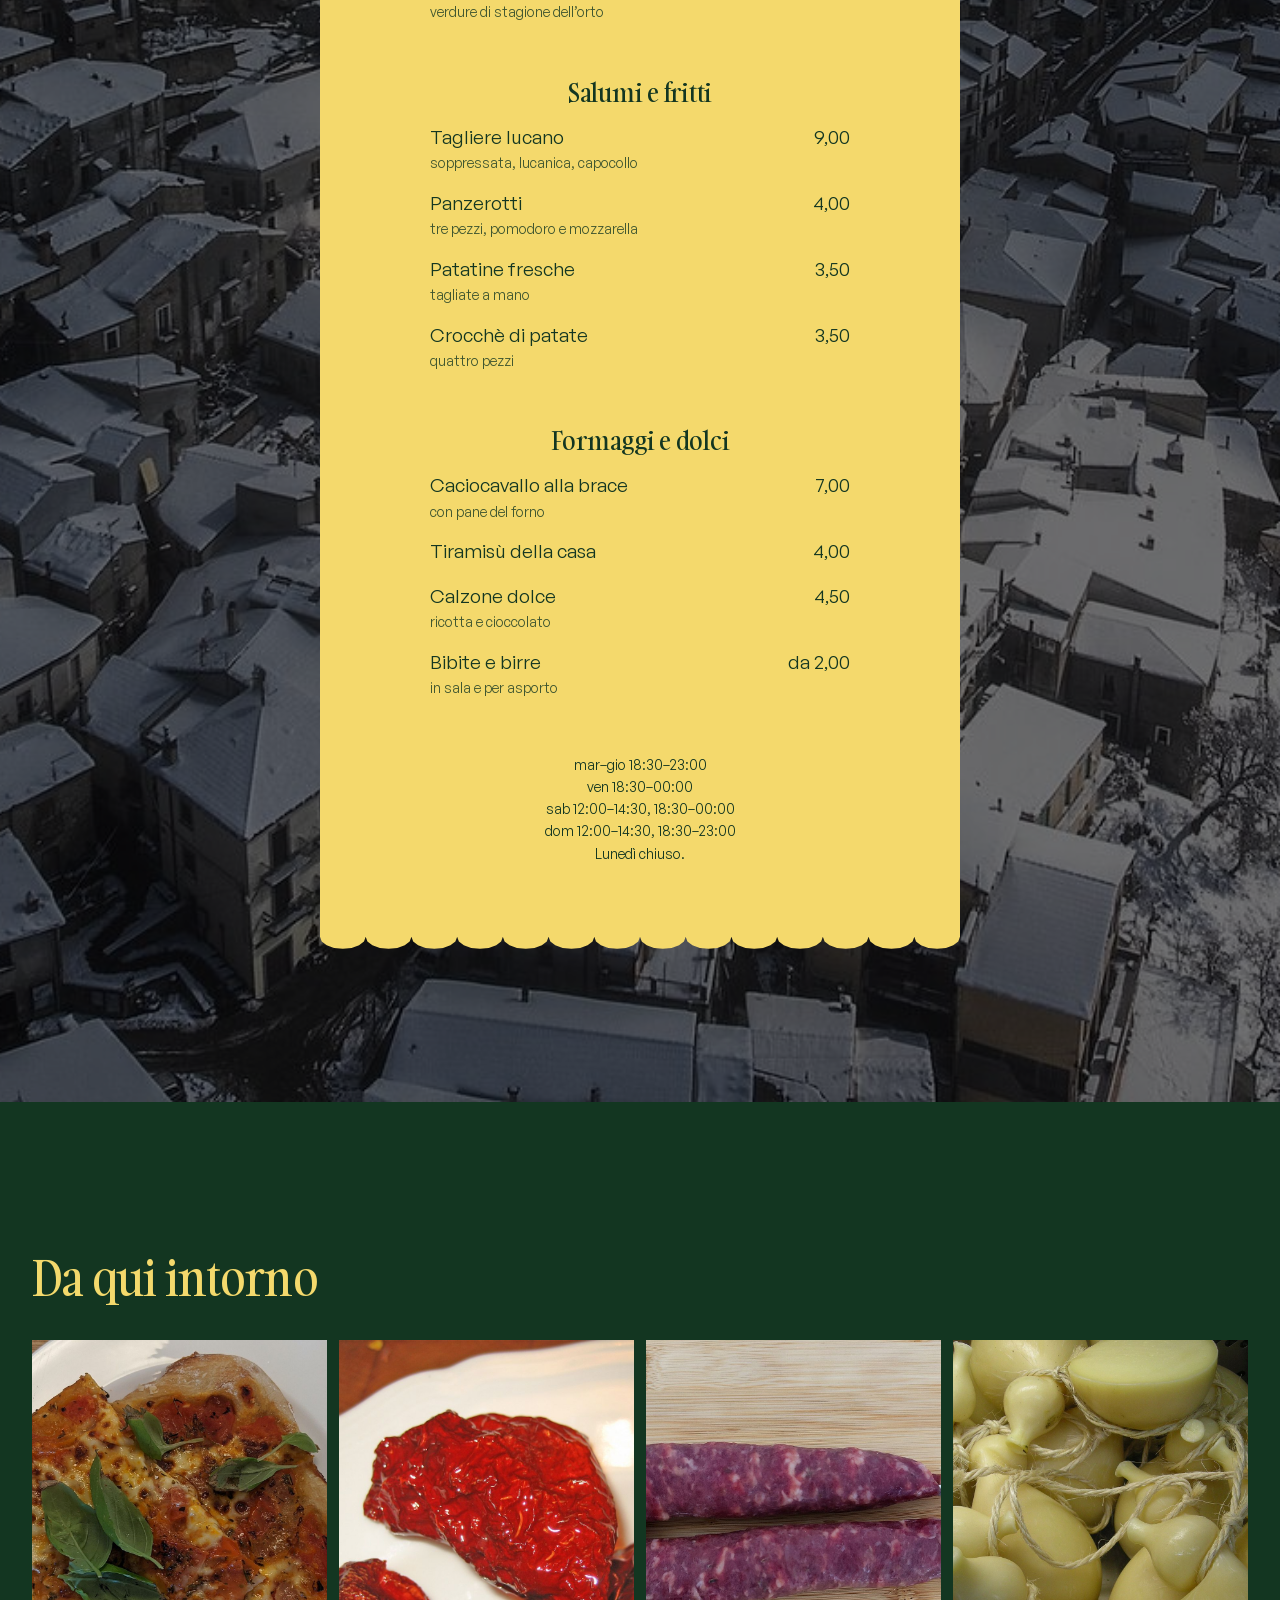
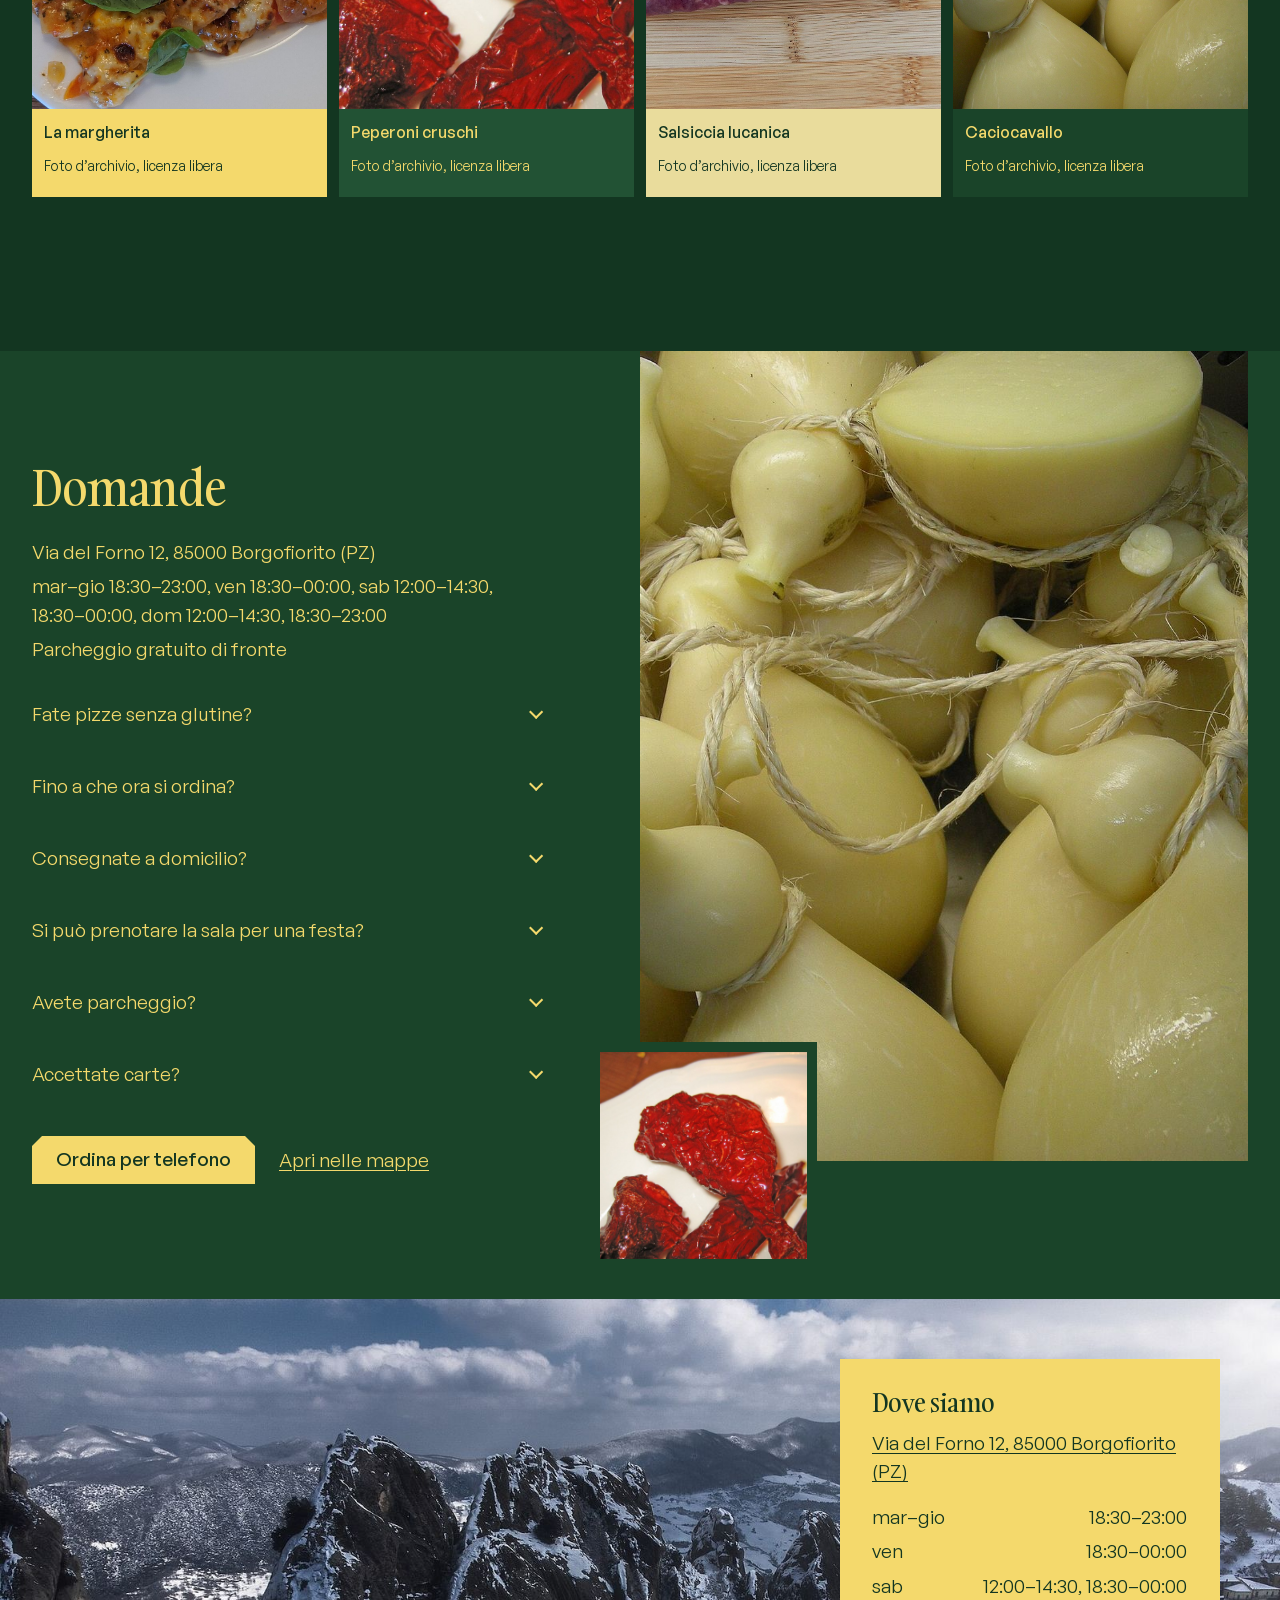
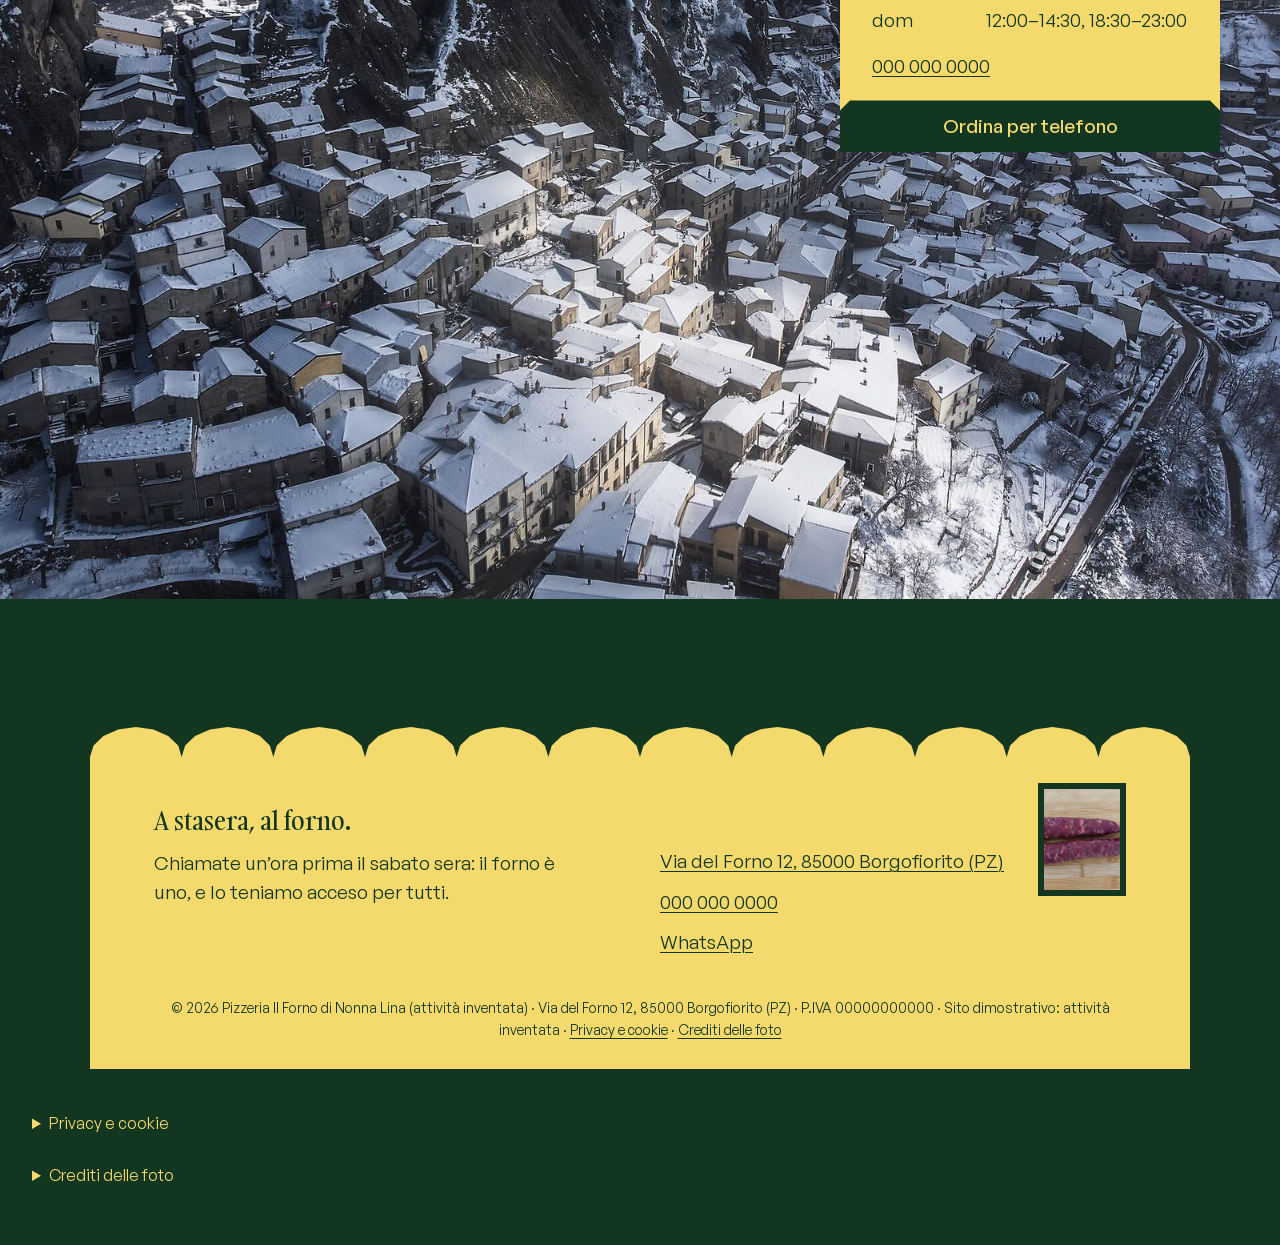
<file: pizzeria-demo/index.html>
<!doctype html>
<html lang="it"><head>
<meta charset="utf-8"><meta name="viewport" content="width=device-width,initial-scale=1">
<title>Pizzeria Il Forno di Nonna Lina · Borgofiorito</title>
<meta name="description" content="Pizzeria con forno a legna a Borgofiorito (PZ): pizze classiche e lucane, fritti e dolci fatti in casa. Asporto e consegna a domicilio.">
<meta property="og:title" content="Pizzeria Il Forno di Nonna Lina"><meta property="og:description" content="Pizzeria con forno a legna a Borgofiorito (PZ): pizze classiche e lucane, fritti e dolci fatti in casa. Asporto e consegna a domicilio."><meta property="og:type" content="website">
<meta name="theme-color" content="#133621">
<meta name="robots" content="noindex">
<meta name="referrer" content="strict-origin-when-cross-origin">
<link rel="icon" href="data:image/svg+xml,%3Csvg%20xmlns%3D'http%3A%2F%2Fwww.w3.org%2F2000%2Fsvg'%20viewBox%3D'0%200%2064%2064'%3E%3Crect%20width%3D'64'%20height%3D'64'%20fill%3D'%23133621'%2F%3E%3Ctext%20x%3D'32'%20y%3D'45'%20font-size%3D'36'%20text-anchor%3D'middle'%20fill%3D'white'%20font-family%3D'Georgia'%3EP%3C%2Ftext%3E%3C%2Fsvg%3E">
<script type="application/ld+json">{"@context":"https://schema.org","@type":"Restaurant","name":"Pizzeria Il Forno di Nonna Lina","description":"Pizzeria con forno a legna a Borgofiorito (PZ): pizze classiche e lucane, fritti e dolci fatti in casa. Asporto e consegna a domicilio.","telephone":"+390000000000","address":{"@type":"PostalAddress","streetAddress":"Via del Forno 12","addressLocality":"Borgofiorito","postalCode":"85000","addressRegion":"PZ","addressCountry":"IT"},"geo":{"@type":"GeoCoordinates","latitude":40.64,"longitude":15.8},"priceRange":"€","openingHoursSpecification":[{"@type":"OpeningHoursSpecification","dayOfWeek":"Tuesday","opens":"18:30","closes":"23:00"},{"@type":"OpeningHoursSpecification","dayOfWeek":"Wednesday","opens":"18:30","closes":"23:00"},{"@type":"OpeningHoursSpecification","dayOfWeek":"Thursday","opens":"18:30","closes":"23:00"},{"@type":"OpeningHoursSpecification","dayOfWeek":"Friday","opens":"18:30","closes":"00:00"},{"@type":"OpeningHoursSpecification","dayOfWeek":"Saturday","opens":"12:00","closes":"14:30"},{"@type":"OpeningHoursSpecification","dayOfWeek":"Saturday","opens":"18:30","closes":"00:00"},{"@type":"OpeningHoursSpecification","dayOfWeek":"Sunday","opens":"12:00","closes":"14:30"},{"@type":"OpeningHoursSpecification","dayOfWeek":"Sunday","opens":"18:30","closes":"23:00"}]}</script>
<style>@font-face{font-family:'Gambarino';src:url('font/gambarino-400.woff2') format('woff2');font-weight:400;font-style:normal;font-display:swap}@font-face{font-family:'General Sans';src:url('font/generalsans-400.woff2') format('woff2');font-weight:400;font-style:normal;font-display:swap}@font-face{font-family:'General Sans';src:url('font/generalsans-500.woff2') format('woff2');font-weight:500;font-style:normal;font-display:swap}:root{--bg:#133621;--surface:#1a4429;--surface2:#225234;--ink:#f4d96c;--muted:#c9bb72;--accent:#f4d96c;--accent-ink:#133621;--carta:#f4d96c;--carta-ink:#133621;--campo:#133621;--campo-ink:#f4d96c}
*,*::before,*::after{box-sizing:border-box}html{-webkit-text-size-adjust:100%;scroll-behavior:smooth}
body{margin:0;background:var(--bg);color:var(--ink);font-family:var(--testo-f);font-size:var(--step-body);line-height:1.5;text-rendering:optimizeLegibility;-webkit-font-smoothing:antialiased}
img{display:block;max-width:100%;height:auto}a{color:inherit}h1,h2,h3,p,ul,ol,figure,blockquote{margin:0}ul,ol{padding:0;list-style:none}
:focus-visible{outline:3px solid var(--focus,var(--accent));outline-offset:3px}
::selection{background:var(--accent);color:var(--accent-ink)}
.nasc{position:absolute!important;width:1px;height:1px;overflow:hidden;clip:rect(0 0 0 0);white-space:nowrap}
.salta{position:absolute;left:12px;top:12px;z-index:100;width:1px;height:1px;overflow:hidden;clip:rect(0 0 0 0);white-space:nowrap;background:var(--ink);color:var(--bg);text-decoration:none}.salta:focus{width:auto;height:auto;clip:auto;padding:10px 16px}
.box{width:min(100% - 2*var(--margine),1320px);margin-inline:auto}
.demo{background:var(--ink);color:var(--bg);font-size:.875rem;text-align:center;padding:8px 16px;line-height:1.4}
.btn{display:inline-flex;align-items:center;justify-content:center;min-height:48px;padding:12px 24px;background:var(--accent);color:var(--accent-ink);font:500 var(--step-body)/1.2 var(--testo-f);text-decoration:none;border:0;cursor:pointer;transition:transform .16s cubic-bezier(.2,.8,.2,1),background-color .2s}
.btn:hover{transform:translateY(-2px)}.btn:active{transform:translateY(0) scale(.97)}
a:not(.btn){text-underline-offset:.18em;text-decoration-thickness:1px;transition:color .2s,text-decoration-color .2s}
.stato{font-weight:500}
.legale{padding:24px 0 48px;font-size:var(--step-small)}.legale details{max-width:72ch;margin-top:8px}.legale summary{cursor:pointer;font-size:1rem;padding:10px 0;min-height:44px}
.testo-legale{font-size:1rem;line-height:1.55;padding-bottom:16px}.testo-legale p,.testo-legale li{margin-top:10px}.testo-legale ul{padding-left:1.1em;list-style:disc}
.imprint{font-size:var(--step-small);line-height:1.6}
.calcolo{display:grid;gap:14px;grid-template-columns:1fr 140px;align-items:end;margin-top:32px}
.calcolo label{display:grid;gap:6px;font-size:1rem}.calcolo select,.calcolo input{font:inherit;font-size:1rem;min-height:48px;padding:8px 12px;background:var(--campo,#fff);color:var(--campo-ink,#111);border:2px solid currentColor;border-radius:0}
.calcolo output{grid-column:1/-1;font:var(--peso-display,400) var(--step-lead)/1.2 var(--display-f)}
.calcolo .btn{grid-column:1/-1;justify-self:start}.nota-calcolo{grid-column:1/-1;font-size:var(--step-small)}
.recensioni{padding:96px 0}.recensioni blockquote{margin-top:24px;max-width:60ch}.recensioni .fonte{margin-top:24px;font-size:var(--step-small)}
/* entrate: nascoste solo se lo script gira; senza script tutto resta visibile */
.js .en{opacity:0;transform:translateY(24px)}
.js .vista .en,.js .en.vista{opacity:1;transform:none;transition:opacity .7s cubic-bezier(.16,1,.3,1),transform .7s cubic-bezier(.16,1,.3,1);transition-delay:calc(var(--i,0) * 80ms)}
@media (prefers-reduced-motion:reduce){html{scroll-behavior:auto}.js .en{opacity:1;transform:none}*{animation-duration:.01ms!important;animation-iteration-count:1!important;transition-duration:.01ms!important}}

:root{--display-f:'Gambarino',Georgia,serif;--testo-f:'General Sans',system-ui,sans-serif;--margine:clamp(16px,3vw,32px);
--step-small:clamp(.8125rem,.79rem + .1vw,.875rem);--step-body:clamp(1.0625rem,1rem + .25vw,1.1875rem);--step-lead:clamp(1.25rem,1.1rem + .7vw,1.625rem);--step-head:clamp(2.25rem,1.6rem + 2vw,3rem);--step-hero:clamp(4.5rem,10vw,10rem)}
.d{font-family:var(--display-f);font-weight:400;letter-spacing:-.02em;line-height:.92}
.btn{clip-path:polygon(10px 0,calc(100% - 10px) 0,100% 10px,100% 100%,0 100%,0 10px)}
/* eroe: cartelle con linguette */
.eroe{position:relative;min-height:100svh;overflow:hidden;display:flex;flex-direction:column}
.eroe .fila{display:grid;grid-template-columns:1fr auto 1fr;align-items:center;padding:20px var(--margine)}
.eroe .marchio{grid-column:2;font:400 var(--step-lead)/1 var(--display-f);text-decoration:none}.eroe .fila a.dx{justify-self:end;font-size:var(--step-small)}
.eroe h1{text-align:center;font-size:var(--step-hero);margin-top:clamp(24px,4svh,56px)}
.eroe .sotto{text-align:center;font:400 var(--step-lead)/1.35 var(--display-f);max-width:46ch;margin:22px auto 0;padding:0 var(--margine)}
.cartelle{position:relative;flex:1;min-height:330px;margin-top:clamp(24px,4svh,48px)}
.cartella{position:absolute;left:7%;right:7%;top:calc(var(--k) * 52px + 40px);bottom:-200px;background:var(--c);color:var(--ci);text-decoration:none;display:block;transition:transform .3s cubic-bezier(.2,.8,.2,1)}
a.cartella:hover{transform:translateY(-8px)}
.cartella .linguetta{position:absolute;top:-40px;left:var(--x);height:40px;padding:0 34px;display:flex;align-items:center;background:var(--c);font-size:var(--step-body);clip-path:polygon(16px 0,calc(100% - 16px) 0,100% 100%,0 100%);white-space:nowrap}
.cartella.aperta{padding:24px 32px;display:flex;flex-wrap:wrap;gap:20px 32px;align-items:flex-start}
.cartella.aperta .btn{background:var(--accent-ink);color:var(--accent)}
.cartella.aperta .stato{font-size:var(--step-lead);font-family:var(--display-f);align-self:center}
/* lettera */
.lettera{padding:clamp(72px,14vw,180px) 0}
.foglio{width:min(640px,100%);margin:0 auto;background:var(--surface);padding:60px;clip-path:polygon(0 0,100% 0,100.00% calc(100% - 12.0px),99.76% calc(100% - 7.4px),99.08% calc(100% - 3.5px),98.07% calc(100% - 0.9px),96.88% calc(100% - 0.0px),95.68% calc(100% - 0.9px),94.67% calc(100% - 3.5px),93.99% calc(100% - 7.4px),93.75% calc(100% - 12.0px),93.75% calc(100% - 12.0px),93.51% calc(100% - 7.4px),92.83% calc(100% - 3.5px),91.82% calc(100% - 0.9px),90.63% calc(100% - 0.0px),89.43% calc(100% - 0.9px),88.42% calc(100% - 3.5px),87.74% calc(100% - 7.4px),87.50% calc(100% - 12.0px),87.50% calc(100% - 12.0px),87.26% calc(100% - 7.4px),86.58% calc(100% - 3.5px),85.57% calc(100% - 0.9px),84.38% calc(100% - 0.0px),83.18% calc(100% - 0.9px),82.17% calc(100% - 3.5px),81.49% calc(100% - 7.4px),81.25% calc(100% - 12.0px),81.25% calc(100% - 12.0px),81.01% calc(100% - 7.4px),80.33% calc(100% - 3.5px),79.32% calc(100% - 0.9px),78.13% calc(100% - 0.0px),76.93% calc(100% - 0.9px),75.92% calc(100% - 3.5px),75.24% calc(100% - 7.4px),75.00% calc(100% - 12.0px),75.00% calc(100% - 12.0px),74.76% calc(100% - 7.4px),74.08% calc(100% - 3.5px),73.07% calc(100% - 0.9px),71.88% calc(100% - 0.0px),70.68% calc(100% - 0.9px),69.67% calc(100% - 3.5px),68.99% calc(100% - 7.4px),68.75% calc(100% - 12.0px),68.75% calc(100% - 12.0px),68.51% calc(100% - 7.4px),67.83% calc(100% - 3.5px),66.82% calc(100% - 0.9px),65.63% calc(100% - 0.0px),64.43% calc(100% - 0.9px),63.42% calc(100% - 3.5px),62.74% calc(100% - 7.4px),62.50% calc(100% - 12.0px),62.50% calc(100% - 12.0px),62.26% calc(100% - 7.4px),61.58% calc(100% - 3.5px),60.57% calc(100% - 0.9px),59.38% calc(100% - 0.0px),58.18% calc(100% - 0.9px),57.17% calc(100% - 3.5px),56.49% calc(100% - 7.4px),56.25% calc(100% - 12.0px),56.25% calc(100% - 12.0px),56.01% calc(100% - 7.4px),55.33% calc(100% - 3.5px),54.32% calc(100% - 0.9px),53.13% calc(100% - 0.0px),51.93% calc(100% - 0.9px),50.92% calc(100% - 3.5px),50.24% calc(100% - 7.4px),50.00% calc(100% - 12.0px),50.00% calc(100% - 12.0px),49.76% calc(100% - 7.4px),49.08% calc(100% - 3.5px),48.07% calc(100% - 0.9px),46.88% calc(100% - 0.0px),45.68% calc(100% - 0.9px),44.67% calc(100% - 3.5px),43.99% calc(100% - 7.4px),43.75% calc(100% - 12.0px),43.75% calc(100% - 12.0px),43.51% calc(100% - 7.4px),42.83% calc(100% - 3.5px),41.82% calc(100% - 0.9px),40.63% calc(100% - 0.0px),39.43% calc(100% - 0.9px),38.42% calc(100% - 3.5px),37.74% calc(100% - 7.4px),37.50% calc(100% - 12.0px),37.50% calc(100% - 12.0px),37.26% calc(100% - 7.4px),36.58% calc(100% - 3.5px),35.57% calc(100% - 0.9px),34.38% calc(100% - 0.0px),33.18% calc(100% - 0.9px),32.17% calc(100% - 3.5px),31.49% calc(100% - 7.4px),31.25% calc(100% - 12.0px),31.25% calc(100% - 12.0px),31.01% calc(100% - 7.4px),30.33% calc(100% - 3.5px),29.32% calc(100% - 0.9px),28.13% calc(100% - 0.0px),26.93% calc(100% - 0.9px),25.92% calc(100% - 3.5px),25.24% calc(100% - 7.4px),25.00% calc(100% - 12.0px),25.00% calc(100% - 12.0px),24.76% calc(100% - 7.4px),24.08% calc(100% - 3.5px),23.07% calc(100% - 0.9px),21.88% calc(100% - 0.0px),20.68% calc(100% - 0.9px),19.67% calc(100% - 3.5px),18.99% calc(100% - 7.4px),18.75% calc(100% - 12.0px),18.75% calc(100% - 12.0px),18.51% calc(100% - 7.4px),17.83% calc(100% - 3.5px),16.82% calc(100% - 0.9px),15.63% calc(100% - 0.0px),14.43% calc(100% - 0.9px),13.42% calc(100% - 3.5px),12.74% calc(100% - 7.4px),12.50% calc(100% - 12.0px),12.50% calc(100% - 12.0px),12.26% calc(100% - 7.4px),11.58% calc(100% - 3.5px),10.57% calc(100% - 0.9px),9.38% calc(100% - 0.0px),8.18% calc(100% - 0.9px),7.17% calc(100% - 3.5px),6.49% calc(100% - 7.4px),6.25% calc(100% - 12.0px),6.25% calc(100% - 12.0px),6.01% calc(100% - 7.4px),5.33% calc(100% - 3.5px),4.32% calc(100% - 0.9px),3.12% calc(100% - 0.0px),1.93% calc(100% - 0.9px),0.92% calc(100% - 3.5px),0.24% calc(100% - 7.4px),0.00% calc(100% - 12.0px));padding-bottom:84px}
.foglio .sigla{width:44px;height:44px;border-radius:50%;background:var(--ink);color:var(--bg);display:grid;place-items:center;font:400 var(--step-lead)/1 var(--display-f)}
.foglio p{margin-top:1.1em;max-width:58ch}.foglio p:first-of-type{margin-top:28px}
.foglio .firma{font-style:italic;font-size:var(--step-lead);margin-top:32px}.foglio .ruolo{font-size:var(--step-small);color:var(--muted);margin-top:4px}
.strappo{width:min(640px,100%);margin:0 auto;display:flex;flex-wrap:wrap;gap:12px 24px;align-items:center;justify-content:space-between;background:var(--surface);padding:18px 60px;min-height:72px;position:relative;margin-top:10px}
.strappo::before{content:'';position:absolute;left:0;right:0;top:-9px;border-top:5px dotted var(--surface)}
/* menù */
.menu{position:relative;padding:clamp(96px,12vw,180px) 0}
.menu .sfondo{position:absolute;inset:0;width:100%;height:100%;object-fit:cover;filter:brightness(.45) saturate(.8)}
.carta{position:relative;width:min(640px,calc(100% - 20px));margin:0 auto;background:var(--carta);color:var(--carta-ink);padding:84px 64px;clip-path:polygon(0.00% 12.0px,0.27% 7.4px,1.05% 3.5px,2.20% 0.9px,3.57% 0.0px,4.94% 0.9px,6.10% 3.5px,6.87% 7.4px,7.14% 12.0px,7.14% 12.0px,7.41% 7.4px,8.19% 3.5px,9.35% 0.9px,10.71% 0.0px,12.08% 0.9px,13.24% 3.5px,14.01% 7.4px,14.29% 12.0px,14.29% 12.0px,14.56% 7.4px,15.33% 3.5px,16.49% 0.9px,17.86% 0.0px,19.22% 0.9px,20.38% 3.5px,21.16% 7.4px,21.43% 12.0px,21.43% 12.0px,21.70% 7.4px,22.47% 3.5px,23.63% 0.9px,25.00% 0.0px,26.37% 0.9px,27.53% 3.5px,28.30% 7.4px,28.57% 12.0px,28.57% 12.0px,28.84% 7.4px,29.62% 3.5px,30.78% 0.9px,32.14% 0.0px,33.51% 0.9px,34.67% 3.5px,35.44% 7.4px,35.71% 12.0px,35.71% 12.0px,35.99% 7.4px,36.76% 3.5px,37.92% 0.9px,39.29% 0.0px,40.65% 0.9px,41.81% 3.5px,42.59% 7.4px,42.86% 12.0px,42.86% 12.0px,43.13% 7.4px,43.90% 3.5px,45.06% 0.9px,46.43% 0.0px,47.80% 0.9px,48.95% 3.5px,49.73% 7.4px,50.00% 12.0px,50.00% 12.0px,50.27% 7.4px,51.05% 3.5px,52.20% 0.9px,53.57% 0.0px,54.94% 0.9px,56.10% 3.5px,56.87% 7.4px,57.14% 12.0px,57.14% 12.0px,57.41% 7.4px,58.19% 3.5px,59.35% 0.9px,60.71% 0.0px,62.08% 0.9px,63.24% 3.5px,64.01% 7.4px,64.29% 12.0px,64.29% 12.0px,64.56% 7.4px,65.33% 3.5px,66.49% 0.9px,67.86% 0.0px,69.22% 0.9px,70.38% 3.5px,71.16% 7.4px,71.43% 12.0px,71.43% 12.0px,71.70% 7.4px,72.47% 3.5px,73.63% 0.9px,75.00% 0.0px,76.37% 0.9px,77.53% 3.5px,78.30% 7.4px,78.57% 12.0px,78.57% 12.0px,78.84% 7.4px,79.62% 3.5px,80.78% 0.9px,82.14% 0.0px,83.51% 0.9px,84.67% 3.5px,85.44% 7.4px,85.71% 12.0px,85.71% 12.0px,85.99% 7.4px,86.76% 3.5px,87.92% 0.9px,89.29% 0.0px,90.65% 0.9px,91.81% 3.5px,92.59% 7.4px,92.86% 12.0px,92.86% 12.0px,93.13% 7.4px,93.90% 3.5px,95.06% 0.9px,96.43% 0.0px,97.80% 0.9px,98.95% 3.5px,99.73% 7.4px,100.00% 12.0px,100.00% calc(100% - 12.0px),99.73% calc(100% - 7.4px),98.95% calc(100% - 3.5px),97.80% calc(100% - 0.9px),96.43% calc(100% - 0.0px),95.06% calc(100% - 0.9px),93.90% calc(100% - 3.5px),93.13% calc(100% - 7.4px),92.86% calc(100% - 12.0px),92.86% calc(100% - 12.0px),92.59% calc(100% - 7.4px),91.81% calc(100% - 3.5px),90.65% calc(100% - 0.9px),89.29% calc(100% - 0.0px),87.92% calc(100% - 0.9px),86.76% calc(100% - 3.5px),85.99% calc(100% - 7.4px),85.71% calc(100% - 12.0px),85.71% calc(100% - 12.0px),85.44% calc(100% - 7.4px),84.67% calc(100% - 3.5px),83.51% calc(100% - 0.9px),82.14% calc(100% - 0.0px),80.78% calc(100% - 0.9px),79.62% calc(100% - 3.5px),78.84% calc(100% - 7.4px),78.57% calc(100% - 12.0px),78.57% calc(100% - 12.0px),78.30% calc(100% - 7.4px),77.53% calc(100% - 3.5px),76.37% calc(100% - 0.9px),75.00% calc(100% - 0.0px),73.63% calc(100% - 0.9px),72.47% calc(100% - 3.5px),71.70% calc(100% - 7.4px),71.43% calc(100% - 12.0px),71.43% calc(100% - 12.0px),71.16% calc(100% - 7.4px),70.38% calc(100% - 3.5px),69.22% calc(100% - 0.9px),67.86% calc(100% - 0.0px),66.49% calc(100% - 0.9px),65.33% calc(100% - 3.5px),64.56% calc(100% - 7.4px),64.29% calc(100% - 12.0px),64.29% calc(100% - 12.0px),64.01% calc(100% - 7.4px),63.24% calc(100% - 3.5px),62.08% calc(100% - 0.9px),60.71% calc(100% - 0.0px),59.35% calc(100% - 0.9px),58.19% calc(100% - 3.5px),57.41% calc(100% - 7.4px),57.14% calc(100% - 12.0px),57.14% calc(100% - 12.0px),56.87% calc(100% - 7.4px),56.10% calc(100% - 3.5px),54.94% calc(100% - 0.9px),53.57% calc(100% - 0.0px),52.20% calc(100% - 0.9px),51.05% calc(100% - 3.5px),50.27% calc(100% - 7.4px),50.00% calc(100% - 12.0px),50.00% calc(100% - 12.0px),49.73% calc(100% - 7.4px),48.95% calc(100% - 3.5px),47.80% calc(100% - 0.9px),46.43% calc(100% - 0.0px),45.06% calc(100% - 0.9px),43.90% calc(100% - 3.5px),43.13% calc(100% - 7.4px),42.86% calc(100% - 12.0px),42.86% calc(100% - 12.0px),42.59% calc(100% - 7.4px),41.81% calc(100% - 3.5px),40.65% calc(100% - 0.9px),39.29% calc(100% - 0.0px),37.92% calc(100% - 0.9px),36.76% calc(100% - 3.5px),35.99% calc(100% - 7.4px),35.71% calc(100% - 12.0px),35.71% calc(100% - 12.0px),35.44% calc(100% - 7.4px),34.67% calc(100% - 3.5px),33.51% calc(100% - 0.9px),32.14% calc(100% - 0.0px),30.78% calc(100% - 0.9px),29.62% calc(100% - 3.5px),28.84% calc(100% - 7.4px),28.57% calc(100% - 12.0px),28.57% calc(100% - 12.0px),28.30% calc(100% - 7.4px),27.53% calc(100% - 3.5px),26.37% calc(100% - 0.9px),25.00% calc(100% - 0.0px),23.63% calc(100% - 0.9px),22.47% calc(100% - 3.5px),21.70% calc(100% - 7.4px),21.43% calc(100% - 12.0px),21.43% calc(100% - 12.0px),21.16% calc(100% - 7.4px),20.38% calc(100% - 3.5px),19.22% calc(100% - 0.9px),17.86% calc(100% - 0.0px),16.49% calc(100% - 0.9px),15.33% calc(100% - 3.5px),14.56% calc(100% - 7.4px),14.29% calc(100% - 12.0px),14.29% calc(100% - 12.0px),14.01% calc(100% - 7.4px),13.24% calc(100% - 3.5px),12.08% calc(100% - 0.9px),10.71% calc(100% - 0.0px),9.35% calc(100% - 0.9px),8.19% calc(100% - 3.5px),7.41% calc(100% - 7.4px),7.14% calc(100% - 12.0px),7.14% calc(100% - 12.0px),6.87% calc(100% - 7.4px),6.10% calc(100% - 3.5px),4.94% calc(100% - 0.9px),3.57% calc(100% - 0.0px),2.20% calc(100% - 0.9px),1.05% calc(100% - 3.5px),0.27% calc(100% - 7.4px),0.00% calc(100% - 12.0px));text-align:center}
.carta h2{font-size:var(--step-head)}.carta .nota{font-size:var(--step-small);margin-top:10px}
.gruppo{margin-top:56px;transition:opacity .24s}.gruppo h3{font:400 var(--step-lead)/1.1 var(--display-f);letter-spacing:-.01em}
.carta.indica .gruppo:not(.su){opacity:.45}
.voci{max-width:420px;margin:16px auto 0;text-align:left}.voci li{display:grid;grid-template-columns:1fr auto;gap:2px 16px;margin-top:16px;font-size:var(--step-body)}
.voci .prezzo{font-variant-numeric:tabular-nums;white-space:nowrap}.voci .desc{grid-column:1;font-size:var(--step-small);line-height:1.4;opacity:.8}
.carta .chiusura{margin-top:56px;font-size:var(--step-small);line-height:1.6}
.anteprima{position:fixed;top:50%;left:max(24px,calc(50% - 320px - 300px));width:260px;aspect-ratio:4/5;transform:translateY(-50%);pointer-events:none;z-index:5;opacity:0;transition:opacity .24s}
.anteprima{visibility:hidden}.anteprima.su{opacity:1;visibility:visible}.anteprima img{position:absolute;inset:0;width:100%;height:100%;object-fit:cover;opacity:0;transition:opacity .24s}.anteprima img.su{opacity:1}
.gruppo .foto-in{display:none}
@media (max-width:1100px),(hover:none){.anteprima{display:none}.gruppo .foto-in{display:block;width:120px;aspect-ratio:1;object-fit:cover;margin:14px auto 0}}
/* foto con cartellino */
.foto{padding:clamp(96px,12vw,180px) 0}.foto h2{font-size:var(--step-head);margin-bottom:40px}
.tessere{display:grid;grid-template-columns:repeat(4,1fr);gap:12px;row-gap:28px}
.tessera img{width:100%;aspect-ratio:4/5;object-fit:cover}
.cartellino{min-height:88px;padding:12px;font-size:var(--step-small);line-height:1.4;display:grid;gap:4px;background:var(--p);color:var(--pi)}
.cartellino b{font-weight:500;font-size:1rem}
.tessera:nth-child(4n+1){--p:var(--ink);--pi:var(--bg)}.tessera:nth-child(4n+2){--p:var(--surface2);--pi:var(--ink)}.tessera:nth-child(4n+3){--p:#e9dc9c;--pi:var(--bg)}.tessera:nth-child(4n+4){--p:var(--surface);--pi:var(--ink)}
@media (max-width:760px){.tessere{grid-template-columns:repeat(2,1fr);gap:8px;row-gap:20px}.foto h2{font-size:var(--step-head)}}
/* domande */
.domande{background:var(--surface);overflow:hidden}
.domande .box{display:grid;grid-template-columns:5fr 1fr 6fr;padding:0}
.domande .col{padding:clamp(80px,9vw,140px) 0 clamp(80px,9vw,140px)}.domande h2{font-size:var(--step-head)}
.fatti{margin-top:28px;font-size:var(--step-body);line-height:1.5}.fatti li+li{margin-top:6px}
.domande details{margin-top:28px}.domande summary{font-size:var(--step-body);cursor:pointer;list-style:none;display:flex;justify-content:space-between;gap:16px;min-height:44px;align-items:center}
.domande summary::-webkit-details-marker{display:none}
.domande summary::after{content:'';flex:none;width:10px;height:10px;border-right:2px solid currentColor;border-bottom:2px solid currentColor;transform:rotate(45deg) translateY(-3px);transition:transform .2s}
.domande details[open] summary::after{transform:rotate(225deg)}
.domande details p{margin-top:10px;font-size:var(--step-body);color:var(--muted);max-width:52ch}
.domande .azioni{margin-top:40px;display:flex;gap:24px;align-items:center;flex-wrap:wrap}
.domande .fotoalta{grid-column:3;position:relative;margin-bottom:80px}
.domande .fotoalta .alta{width:100%;aspect-ratio:3/4;object-fit:cover}
.domande .fotoalta .quadra{position:absolute;left:-40px;bottom:-40px;width:34%;aspect-ratio:1;object-fit:cover;outline:10px solid var(--surface)}
@media (max-width:900px){.domande .box{grid-template-columns:1fr;width:min(100% - 2*var(--margine),1320px)}.domande .fotoalta{grid-column:1;grid-row:1;margin:0 calc(-1*var(--margine)) 40px}.domande .fotoalta .alta{aspect-ratio:4/5}.domande .fotoalta .quadra{left:auto;right:16px;width:38%}.domande .col{padding-top:24px}}
/* dove: biglietto sulla foto */
.dove{position:relative;min-height:100svh}
.dove .sfondo{position:absolute;inset:0;width:100%;height:100%;object-fit:cover}
.biglietto{position:relative;margin-left:auto;margin-right:60px;top:60px;width:380px;background:var(--carta);color:var(--carta-ink);padding:32px 32px 0;display:grid;gap:14px}
.biglietto h2{font-size:var(--step-lead)}.biglietto .orari{width:100%;border-collapse:collapse;font-variant-numeric:tabular-nums}.biglietto .orari th{text-align:left;font-weight:400;padding:3px 0}.biglietto .orari td{text-align:right}
.biglietto .btn{margin:6px -32px 0;min-height:52px;background:var(--carta-ink);color:var(--carta)}
@media (max-width:760px){.dove{min-height:auto;padding-bottom:24px}.dove .sfondo{position:relative;height:70svh}.biglietto{width:auto;margin:-80px 16px 0;top:0}.biglietto .btn{min-height:56px}}
/* piede: il retro della cartolina */
.piede{padding:clamp(64px,10vw,160px) 0 0}
.retro{width:min(100% - 2*var(--margine),1100px);margin:0 auto;background:var(--carta);color:var(--carta-ink);clip-path:polygon(0.00% 30.0px,0.32% 18.5px,1.22% 8.8px,2.57% 2.3px,4.17% 0.0px,5.76% 2.3px,7.11% 8.8px,8.02% 18.5px,8.33% 30.0px,8.33% 30.0px,8.65% 18.5px,9.55% 8.8px,10.91% 2.3px,12.50% 0.0px,14.09% 2.3px,15.45% 8.8px,16.35% 18.5px,16.67% 30.0px,16.67% 30.0px,16.98% 18.5px,17.89% 8.8px,19.24% 2.3px,20.83% 0.0px,22.43% 2.3px,23.78% 8.8px,24.68% 18.5px,25.00% 30.0px,25.00% 30.0px,25.32% 18.5px,26.22% 8.8px,27.57% 2.3px,29.17% 0.0px,30.76% 2.3px,32.11% 8.8px,33.02% 18.5px,33.33% 30.0px,33.33% 30.0px,33.65% 18.5px,34.55% 8.8px,35.91% 2.3px,37.50% 0.0px,39.09% 2.3px,40.45% 8.8px,41.35% 18.5px,41.67% 30.0px,41.67% 30.0px,41.98% 18.5px,42.89% 8.8px,44.24% 2.3px,45.83% 0.0px,47.43% 2.3px,48.78% 8.8px,49.68% 18.5px,50.00% 30.0px,50.00% 30.0px,50.32% 18.5px,51.22% 8.8px,52.57% 2.3px,54.17% 0.0px,55.76% 2.3px,57.11% 8.8px,58.02% 18.5px,58.33% 30.0px,58.33% 30.0px,58.65% 18.5px,59.55% 8.8px,60.91% 2.3px,62.50% 0.0px,64.09% 2.3px,65.45% 8.8px,66.35% 18.5px,66.67% 30.0px,66.67% 30.0px,66.98% 18.5px,67.89% 8.8px,69.24% 2.3px,70.83% 0.0px,72.43% 2.3px,73.78% 8.8px,74.68% 18.5px,75.00% 30.0px,75.00% 30.0px,75.32% 18.5px,76.22% 8.8px,77.57% 2.3px,79.17% 0.0px,80.76% 2.3px,82.11% 8.8px,83.02% 18.5px,83.33% 30.0px,83.33% 30.0px,83.65% 18.5px,84.55% 8.8px,85.91% 2.3px,87.50% 0.0px,89.09% 2.3px,90.45% 8.8px,91.35% 18.5px,91.67% 30.0px,91.67% 30.0px,91.98% 18.5px,92.89% 8.8px,94.24% 2.3px,95.83% 0.0px,97.43% 2.3px,98.78% 8.8px,99.68% 18.5px,100.00% 30.0px,100% 100%,0 100%);padding:80px clamp(24px,5vw,64px) 28px;display:grid;grid-template-columns:1fr 1fr;gap:40px;position:relative}
.retro .saluto{font:400 var(--step-lead)/1 var(--display-f)}.retro .messaggio{margin-top:16px;max-width:40ch}
.retro .indirizzi{display:grid;gap:12px;font-size:var(--step-body);align-content:start;padding-top:40px}
.retro .francobollo{position:absolute;top:56px;right:clamp(24px,5vw,64px);width:88px;padding:6px;background:var(--bg)}.retro .francobollo img{aspect-ratio:3/4;object-fit:cover;width:100%}
.retro .imprint{grid-column:1/-1;text-align:center}
.legale{color:var(--ink)}
@media (max-width:760px){.retro{grid-template-columns:1fr;clip-path:polygon(0.00% 26.0px,0.63% 16.1px,2.44% 7.6px,5.14% 2.0px,8.33% 0.0px,11.52% 2.0px,14.23% 7.6px,16.03% 16.1px,16.67% 26.0px,16.67% 26.0px,17.30% 16.1px,19.11% 7.6px,21.81% 2.0px,25.00% 0.0px,28.19% 2.0px,30.89% 7.6px,32.70% 16.1px,33.33% 26.0px,33.33% 26.0px,33.97% 16.1px,35.77% 7.6px,38.48% 2.0px,41.67% 0.0px,44.86% 2.0px,47.56% 7.6px,49.37% 16.1px,50.00% 26.0px,50.00% 26.0px,50.63% 16.1px,52.44% 7.6px,55.14% 2.0px,58.33% 0.0px,61.52% 2.0px,64.23% 7.6px,66.03% 16.1px,66.67% 26.0px,66.67% 26.0px,67.30% 16.1px,69.11% 7.6px,71.81% 2.0px,75.00% 0.0px,78.19% 2.0px,80.89% 7.6px,82.70% 16.1px,83.33% 26.0px,83.33% 26.0px,83.97% 16.1px,85.77% 7.6px,88.48% 2.0px,91.67% 0.0px,94.86% 2.0px,97.56% 7.6px,99.37% 16.1px,100.00% 26.0px,100% 100%,0 100%);padding-top:64px}.retro .francobollo{width:64px;top:44px}.retro .indirizzi{padding-top:0;font-size:var(--step-body)}}
@media (max-width:760px){.eroe .fila a.dx{display:none}.retro>div:first-child{padding-right:76px}.eroe h1{font-size:17vw;margin-top:64px}.eroe .sotto{font-size:var(--step-body)}.cartella{left:0;right:0;top:calc(var(--k) * 52px + 32px)}.cartella .linguetta{height:32px;top:-32px;font-size:var(--step-small);padding:0 22px}.cartella.aperta .btn{width:100%}
.foglio{padding:40px 24px 64px}.strappo{padding:18px 24px}.strappo .btn{width:100%}.carta{padding:64px 28px}.voci li{font-size:var(--step-body)}.gruppo h3{font-size:var(--step-body)}}
@media (max-width:760px){.eroe{min-height:0}.cartelle{flex:none;min-height:0}.cartella.aperta{position:relative;top:auto;bottom:auto;left:auto;right:auto;margin-top:calc(var(--k) * 52px + 32px);padding:24px 20px 40px}
.menu{padding:48px 0}.foto{padding:64px 0}.domande .fotoalta .quadra,.retro .francobollo{display:none}.domande .fotoalta{margin-bottom:0}.retro>div:first-child{padding-right:0}
.dove .sfondo{height:56svh}.biglietto{margin:16px 16px 0;padding-bottom:24px}.biglietto .btn{margin:8px 0 0}}
</style></head>
<body class="d-menu">
<a class="salta" href="#contenuto">Vai al contenuto</a>
<p class="demo" role="note">Sito dimostrativo: la pizzeria, le persone e i prezzi sono inventati. Le foto sono d’archivio e mostrano prodotti e paesi della Basilicata.</p>
<header class="eroe"><div class="fila"><a class="marchio" href="#">Pizzeria Il Forno di Nonna Lina</a><a class="dx" href="tel:+390000000000">000 000 0000</a></div>
<h1 class="d">Nonna Lina</h1><p class="sotto">Forno a legna acceso dal 1987, impasto a 48 ore e ingredienti lucani. Asporto, domicilio e 60 posti in sala.</p><nav class="cartelle" aria-label="Sezioni"><a class="cartella" href="#lettera" style="--k:0;--c:#1f4d30;--ci:var(--ink);--x:4%"><span class="linguetta">La lettera</span></a><a class="cartella" href="#menu" style="--k:1;--c:#245a38;--ci:var(--ink);--x:24%"><span class="linguetta">Il menù</span></a><a class="cartella" href="#foto" style="--k:2;--c:#2c6a42;--ci:var(--ink);--x:44%"><span class="linguetta">Da qui intorno</span></a><a class="cartella" href="#domande" style="--k:3;--c:#e9dc9c;--ci:var(--bg);--x:64%"><span class="linguetta">Domande</span></a><div class="cartella aperta" style="--k:4;--c:var(--ink);--ci:var(--bg);--x:8%"><a class="linguetta" href="#dove" style="color:inherit">Dove siamo</a><a class="btn" href="tel:+390000000000">Ordina per telefono</a><span class="stato" data-stato aria-live="polite">mar–gio 18:30–23:00 · ven 18:30–00:00 · sab 12:00–14:30, 18:30–00:00 · dom 12:00–14:30, 18:30–23:00</span></div></nav></header>
<main id="contenuto"><section id="lettera" class="lettera" data-entra aria-label="La lettera di Lina"><div class="box">
<div class="foglio"><div class="sigla en" aria-hidden="true">L</div><h2 class="nasc">La lettera di Lina</h2>
<p class="en">Ho acceso questo forno nel 1987, con la legna di quercia che portava mio marito e la ricetta dell’impasto che faceva mia madre.</p><p class="en">L’impasto riposa 48 ore. Lo prepariamo il martedì per il giovedì, il giovedì per il sabato: per questo la pizza è leggera e la mangi tutta.</p><p class="en">Il pomodoro, i peperoni cruschi, la salsiccia e il caciocavallo vengono da qui intorno. Se una cosa non è di stagione, non la mettiamo nel menù.</p><p class="en">Oggi al forno ci sono i miei nipoti, Michele e Teresa. Io passo la sera, assaggio e controllo che il fuoco sia quello giusto.</p><p class="en">Vi aspetto in sala o al telefono, come sempre.</p>
<p class="firma en">Lina</p><p class="ruolo en">Ha acceso il forno nel 1987</p></div>
<div class="strappo"><span>Per ordinare: <strong>000 000 0000</strong></span><a class="btn" href="tel:+390000000000">Ordina per telefono</a></div>
</div></section><section id="menu" class="menu"><img class="sfondo" src="img/pietrapertosa-in-bianco-dall-alto.jpg" alt="Il paese di Pietrapertosa coperto di neve, visto dall’alto tra le rocce" loading="lazy" decoding="async">
<div class="carta" data-entra><h2 class="d en">Il menù</h2><p class="nota en">Prezzi in euro, IVA inclusa. Tutte le pizze anche per asporto; impasto integrale +1 €.</p>
<div class="gruppo en" data-g="0"><h3>Le classiche</h3><img class="foto-in" src="img/margherita-pizza-on-plate.jpg" alt="" loading="lazy">
<ul class="voci"><li><span>Margherita</span><span class="prezzo">5,50</span><span class="desc">pomodoro, fiordilatte, basilico, olio lucano</span></li><li><span>Marinara</span><span class="prezzo">4,50</span><span class="desc">pomodoro, aglio, origano</span></li><li><span>Diavola</span><span class="prezzo">7,00</span><span class="desc">pomodoro, fiordilatte, salame piccante</span></li><li><span>Capricciosa</span><span class="prezzo">8,00</span><span class="desc">cotto, funghi, carciofi, olive</span></li><li><span>Quattro formaggi</span><span class="prezzo">8,00</span><span class="desc">fiordilatte, gorgonzola, pecorino, caciocavallo</span></li></ul></div><div class="gruppo en" data-g="1"><h3>Le lucane</h3><img class="foto-in" src="img/peperoni-cruschi-2.jpg" alt="" loading="lazy">
<ul class="voci"><li><span>Peperoni cruschi</span><span class="prezzo">8,50</span><span class="desc">fiordilatte, peperoni cruschi, pecorino</span></li><li><span>Lucanica e cime</span><span class="prezzo">8,50</span><span class="desc">salsiccia lucanica, cime di rapa, provola</span></li><li><span>Podolica</span><span class="prezzo">9,50</span><span class="desc">caciocavallo podolico, pancetta, miele</span></li><li><span>Ortolana di Lina</span><span class="prezzo">7,50</span><span class="desc">verdure di stagione dell’orto</span></li></ul></div><div class="gruppo en" data-g="2"><h3>Salumi e fritti</h3><img class="foto-in" src="img/salsiccia-lucanica-di-picerno.jpg" alt="" loading="lazy">
<ul class="voci"><li><span>Tagliere lucano</span><span class="prezzo">9,00</span><span class="desc">soppressata, lucanica, capocollo</span></li><li><span>Panzerotti</span><span class="prezzo">4,00</span><span class="desc">tre pezzi, pomodoro e mozzarella</span></li><li><span>Patatine fresche</span><span class="prezzo">3,50</span><span class="desc">tagliate a mano</span></li><li><span>Crocchè di patate</span><span class="prezzo">3,50</span><span class="desc">quattro pezzi</span></li></ul></div><div class="gruppo en" data-g="3"><h3>Formaggi e dolci</h3><img class="foto-in" src="img/caciocavallo-di-vastogirardi.jpg" alt="" loading="lazy">
<ul class="voci"><li><span>Caciocavallo alla brace</span><span class="prezzo">7,00</span><span class="desc">con pane del forno</span></li><li><span>Tiramisù della casa</span><span class="prezzo">4,00</span></li><li><span>Calzone dolce</span><span class="prezzo">4,50</span><span class="desc">ricotta e cioccolato</span></li><li><span>Bibite e birre</span><span class="prezzo">da 2,00</span><span class="desc">in sala e per asporto</span></li></ul></div>
<p class="chiusura en">mar–gio 18:30–23:00<br>ven 18:30–00:00<br>sab 12:00–14:30, 18:30–00:00<br>dom 12:00–14:30, 18:30–23:00<br>Lunedì chiuso.</p></div>
<div class="anteprima" aria-hidden="true"><img src="img/margherita-pizza-on-plate.jpg" alt="" data-g="0" loading="lazy"><img src="img/peperoni-cruschi-2.jpg" alt="" data-g="1" loading="lazy"><img src="img/salsiccia-lucanica-di-picerno.jpg" alt="" data-g="2" loading="lazy"><img src="img/caciocavallo-di-vastogirardi.jpg" alt="" data-g="3" loading="lazy"></div></section><section id="foto" class="foto" data-entra><div class="box"><h2 class="d en">Da qui intorno</h2><div class="tessere">
<figure class="tessera en"><img src="img/margherita-pizza-on-plate.jpg" alt="Una pizza margherita con basilico su un piatto bianco" loading="lazy" decoding="async"><figcaption class="cartellino"><b>La margherita</b><span>Foto d’archivio, licenza libera</span></figcaption></figure><figure class="tessera en"><img src="img/peperoni-cruschi-2.jpg" alt="Peperoni cruschi rossi, secchi e croccanti, su un piatto" loading="lazy" decoding="async"><figcaption class="cartellino"><b>Peperoni cruschi</b><span>Foto d’archivio, licenza libera</span></figcaption></figure><figure class="tessera en"><img src="img/salsiccia-lucanica-di-picerno.jpg" alt="Una salsiccia lucanica stagionata su un tagliere di legno" loading="lazy" decoding="async"><figcaption class="cartellino"><b>Salsiccia lucanica</b><span>Foto d’archivio, licenza libera</span></figcaption></figure><figure class="tessera en"><img src="img/caciocavallo-di-vastogirardi.jpg" alt="Forme di caciocavallo legate con lo spago, appese in fila" loading="lazy" decoding="async"><figcaption class="cartellino"><b>Caciocavallo</b><span>Foto d’archivio, licenza libera</span></figcaption></figure>
</div></div></section><section id="domande" class="domande" data-entra><div class="box"><div class="col">
<h2 class="d en">Domande</h2><ul class="fatti en"><li>Via del Forno 12, 85000 Borgofiorito (PZ)</li><li>mar–gio 18:30–23:00, ven 18:30–00:00, sab 12:00–14:30, 18:30–00:00, dom 12:00–14:30, 18:30–23:00</li><li>Parcheggio gratuito di fronte</li></ul>
<details class="en"><summary>Fate pizze senza glutine?</summary><p>Sì, su prenotazione entro le 17:00 del giorno stesso. Le cuociamo su una teglia a parte.</p></details><details class="en"><summary>Fino a che ora si ordina?</summary><p>Fino a 30 minuti prima della chiusura, al telefono o su WhatsApp.</p></details><details class="en"><summary>Consegnate a domicilio?</summary><p>Dal venerdì alla domenica, in paese e nelle frazioni vicine. Consegna 2 €.</p></details><details class="en"><summary>Si può prenotare la sala per una festa?</summary><p>Sì, fino a 60 persone. Chiamateci per il menù e la data.</p></details><details class="en"><summary>Avete parcheggio?</summary><p>Sì, di fronte alla pizzeria, gratuito.</p></details><details class="en"><summary>Accettate carte?</summary><p>Sì, carte e bancomat, anche per le consegne.</p></details>
<div class="azioni en"><a class="btn" href="tel:+390000000000">Ordina per telefono</a><a href="https://www.openstreetmap.org/?mlat=40.64&amp;mlon=15.8#map=16/40.64/15.8" target="_blank" rel="noopener">Apri nelle mappe</a></div></div>
<div class="fotoalta en"><img class="alta" src="img/caciocavallo-di-vastogirardi.jpg" alt="Forme di caciocavallo legate con lo spago, appese in fila" loading="lazy" decoding="async"><img class="quadra" src="img/peperoni-cruschi-2.jpg" alt="Peperoni cruschi rossi, secchi e croccanti, su un piatto" loading="lazy" decoding="async"></div></div></section><section id="dove" class="dove"><img class="sfondo" src="img/pietrapertosa-in-bianco-dall-alto.jpg" alt="Il paese di Pietrapertosa coperto di neve, visto dall’alto tra le rocce" loading="lazy" decoding="async"><div class="biglietto" data-entra><h2 class="d en">Dove siamo</h2>
<p class="en"><a href="https://www.openstreetmap.org/?mlat=40.64&amp;mlon=15.8#map=16/40.64/15.8" target="_blank" rel="noopener">Via del Forno 12, 85000 Borgofiorito (PZ)</a></p><table class="orari"><caption class="nasc">Orari di apertura</caption><tr><th scope="row">mar–gio</th><td>18:30–23:00</td></tr><tr><th scope="row">ven</th><td>18:30–00:00</td></tr><tr><th scope="row">sab</th><td>12:00–14:30, 18:30–00:00</td></tr><tr><th scope="row">dom</th><td>12:00–14:30, 18:30–23:00</td></tr></table>
<p class="en"><a href="tel:+390000000000">000 000 0000</a></p><a class="btn" href="tel:+390000000000">Ordina per telefono</a></div></section></main><footer class="piede"><div class="retro"><div><p class="saluto">A stasera, al forno.</p><p class="messaggio">Chiamate un’ora prima il sabato sera: il forno è uno, e lo teniamo acceso per tutti.</p></div>
<div class="indirizzi"><a href="https://www.openstreetmap.org/?mlat=40.64&amp;mlon=15.8#map=16/40.64/15.8" target="_blank" rel="noopener">Via del Forno 12, 85000 Borgofiorito (PZ)</a><a href="tel:+390000000000">000 000 0000</a><a href="https://wa.me/390000000000?text=Ciao!%20Vorrei%20ordinare%3A" target="_blank" rel="noopener">WhatsApp</a></div><div class="francobollo"><img src="img/salsiccia-lucanica-di-picerno.jpg" alt="Una salsiccia lucanica stagionata su un tagliere di legno" loading="lazy" decoding="async"></div><p class="imprint">© 2026 Pizzeria Il Forno di Nonna Lina (attività inventata) · Via del Forno 12, 85000 Borgofiorito (PZ) · P.IVA 00000000000 · Sito dimostrativo: attività inventata · <a href="#privacy" data-apri>Privacy e cookie</a> · <a href="#crediti" data-apri>Crediti delle foto</a></p></div><div class="legale" id="legale"><div class="box">
<details id="privacy"><summary>Privacy e cookie</summary><div class="testo-legale">
<p><strong>Chi tratta i dati.</strong> Pizzeria Il Forno di Nonna Lina (attività inventata), Via del Forno 12, 85000 Borgofiorito (PZ), P.IVA 00000000000. Per qualsiasi domanda: 000 000 0000.</p>
<p><strong>Cosa raccoglie questo sito.</strong> Niente: non ci sono moduli, non ci sono statistiche né pubblicità, e i caratteri sono caricati da questo stesso sito. Il servizio che ospita il sito registra per motivi tecnici e di sicurezza dati come l’indirizzo IP e l’ora della visita, e li conserva per il tempo previsto dalle sue regole. La base è il legittimo interesse alla sicurezza del sito (art. 6.1.f GDPR). Se il fornitore ha sede fuori dall’Unione europea, il trasferimento avviene con le garanzie previste dal GDPR.</p>
<p><strong>Se ci contatti.</strong> Se chiami, scrivi una email o un messaggio WhatsApp, usiamo i tuoi dati solo per risponderti e per l’eventuale prenotazione o ordine (art. 6.1.b GDPR), e non li teniamo più del necessario. I link verso WhatsApp e le mappe aprono servizi esterni, che hanno le loro regole sulla privacy.</p>
<p><strong>I tuoi diritti.</strong> Puoi chiedere di vedere, correggere o cancellare i tuoi dati, o opporti al loro uso (artt. 15–21 GDPR), scrivendo a 000 000 0000. Puoi anche fare reclamo al Garante per la protezione dei dati personali (garanteprivacy.it).</p>
<p><strong>Cookie.</strong> Questo sito non usa cookie, né tecnici né di profilazione, e non salva nulla sul tuo dispositivo: per questo non c’è il banner.</p>
<p>Aggiornata il 14/10/2026.</p></div></details>
<details id="crediti"><summary>Crediti delle foto</summary><div class="testo-legale">
<p>Le foto che seguono sono d’archivio, con licenza libera: mostrano il territorio e i prodotti della zona, non l’attività.</p><ul><li><a href="https://commons.wikimedia.org/wiki/File:Margherita_pizza_on_plate.jpg" target="_blank" rel="noopener">Margherita pizza on plate</a>: di Shisma, CC BY 4.0, via Wikimedia Commons</li><li><a href="https://commons.wikimedia.org/wiki/File:Peperoni_cruschi_2.jpg" target="_blank" rel="noopener">Peperoni cruschi 2</a>: di fugzu, CC BY 2.0, via Wikimedia Commons</li><li><a href="https://commons.wikimedia.org/wiki/File:Salsiccia_Lucanica_di_Picerno.jpg" target="_blank" rel="noopener">Salsiccia Lucanica di Picerno</a>: di Generale Lee, CC BY-SA 4.0, via Wikimedia Commons</li><li><a href="https://commons.wikimedia.org/wiki/File:Caciocavallo_di_Vastogirardi.jpg" target="_blank" rel="noopener">Caciocavallo di Vastogirardi</a>: di Jan-Tore Egge, CC BY-SA 4.0, via Wikimedia Commons</li><li><a href="https://commons.wikimedia.org/w/index.php?curid=123598136" target="_blank" rel="noopener">Pietrapertosa in bianco dall&#39;alto</a>: di Teodcorbo, CC BY-SA 4.0, via Wikimedia Commons</li></ul>
</div></details>
</div></div></footer>
<script>(function(){var d=document;d.documentElement.classList.add('js');
var o={"lunedì":[],"martedì":["18:30-23:00"],"mercoledì":["18:30-23:00"],"giovedì":["18:30-23:00"],"venerdì":["18:30-00:00"],"sabato":["12:00-14:30","18:30-00:00"],"domenica":["12:00-14:30","18:30-23:00"]},G=['domenica','lunedì','martedì','mercoledì','giovedì','venerdì','sabato'];
function m(h){var p=h.split(':');return +p[0]*60+ +p[1]}
function stato(){if(!o)return;var n=new Date(),g=n.getDay(),t=n.getHours()*60+n.getMinutes(),s='';
var oggi=o[G[g]]||[];for(var i=0;i<oggi.length;i++){var a=oggi[i].split('-'),x=m(a[0]),y=m(a[1]);if(y<=x)y+=1440;if(t>=x&&t<y){s='Aperto ora, fino alle '+a[1];break}}
if(!s){var ieri=o[G[(g+6)%7]]||[];for(var j=0;j<ieri.length;j++){var b=ieri[j].split('-');if(m(b[1])<=m(b[0])&&t<m(b[1])){s='Aperto ora, fino alle '+b[1];break}}}
if(!s){for(var k=0;k<8&&!s;k++){var gg=(g+k)%7,f=o[G[gg]]||[];for(var q=0;q<f.length;q++){var c2=f[q].split('-');if(k>0||m(c2[0])>t){var w=k===0?'oggi':k===1?'domani':G[gg];
var mn=k===0?m(c2[0])-t:0;s=k===0&&mn<=90?'Chiuso ora: apre tra '+mn+' minuti':'Chiuso ora: riapre '+w+' alle '+c2[0];break}}}}
d.querySelectorAll('[data-stato]').forEach(function(e){e.textContent=s||'Chiuso'})}
stato();setInterval(stato,60000);
if('IntersectionObserver' in window){var io=new IntersectionObserver(function(es){es.forEach(function(e){if(e.isIntersecting){e.target.classList.add('vista');io.unobserve(e.target)}})},{threshold:.12,rootMargin:'0px 0px -8% 0px'});
d.querySelectorAll('[data-entra]').forEach(function(s){s.querySelectorAll('.en').forEach(function(el,i){el.style.setProperty('--i',i%8)});io.observe(s)})}else{d.querySelectorAll('[data-entra]').forEach(function(s){s.classList.add('vista')})}
function apri(id){var e=d.getElementById(id);if(e&&e.tagName==='DETAILS'){e.open=true}}
d.querySelectorAll('[data-apri]').forEach(function(a){a.addEventListener('click',function(){apri(a.getAttribute('href').slice(1))})});if(location.hash)apri(location.hash.slice(1));
d.querySelectorAll('[data-calcolo]').forEach(function(f){var s=f.elements.voce,n=f.elements.n,out=f.elements.totale,b=f.querySelector('[data-invia]');
function up(){var tot=(+s.value)*(Math.max(1,+n.value||1));out.value='Totale indicativo: € '+tot.toLocaleString('it-IT');var txt='Ciao! Vorrei informazioni: '+s.options[s.selectedIndex].text+' · '+n.value+' '+(f.querySelector('input').closest('label').firstChild.textContent.trim().toLowerCase())+' · '+out.value;
if(f.dataset.wa){b.href=f.dataset.wa.split('?')[0]+'?text='+encodeURIComponent(txt)}else if(f.dataset.mail){b.href=f.dataset.mail+'?subject='+encodeURIComponent('Richiesta informazioni')+'&body='+encodeURIComponent(txt)}}
s.addEventListener('change',up);n.addEventListener('input',up);up()});
})();(function(){var c=document.querySelector('.carta'),a=document.querySelector('.anteprima');if(!c||!a||!matchMedia('(hover:hover) and (min-width:1101px)').matches)return;
c.querySelectorAll('.gruppo').forEach(function(g){g.addEventListener('mouseenter',function(){c.classList.add('indica');g.classList.add('su');a.classList.add('su');a.querySelectorAll('img').forEach(function(i){i.classList.toggle('su',i.dataset.g===g.dataset.g)})});
g.addEventListener('mouseleave',function(){c.classList.remove('indica');g.classList.remove('su');a.classList.remove('su')})})})();</script>
</body></html>
</file>
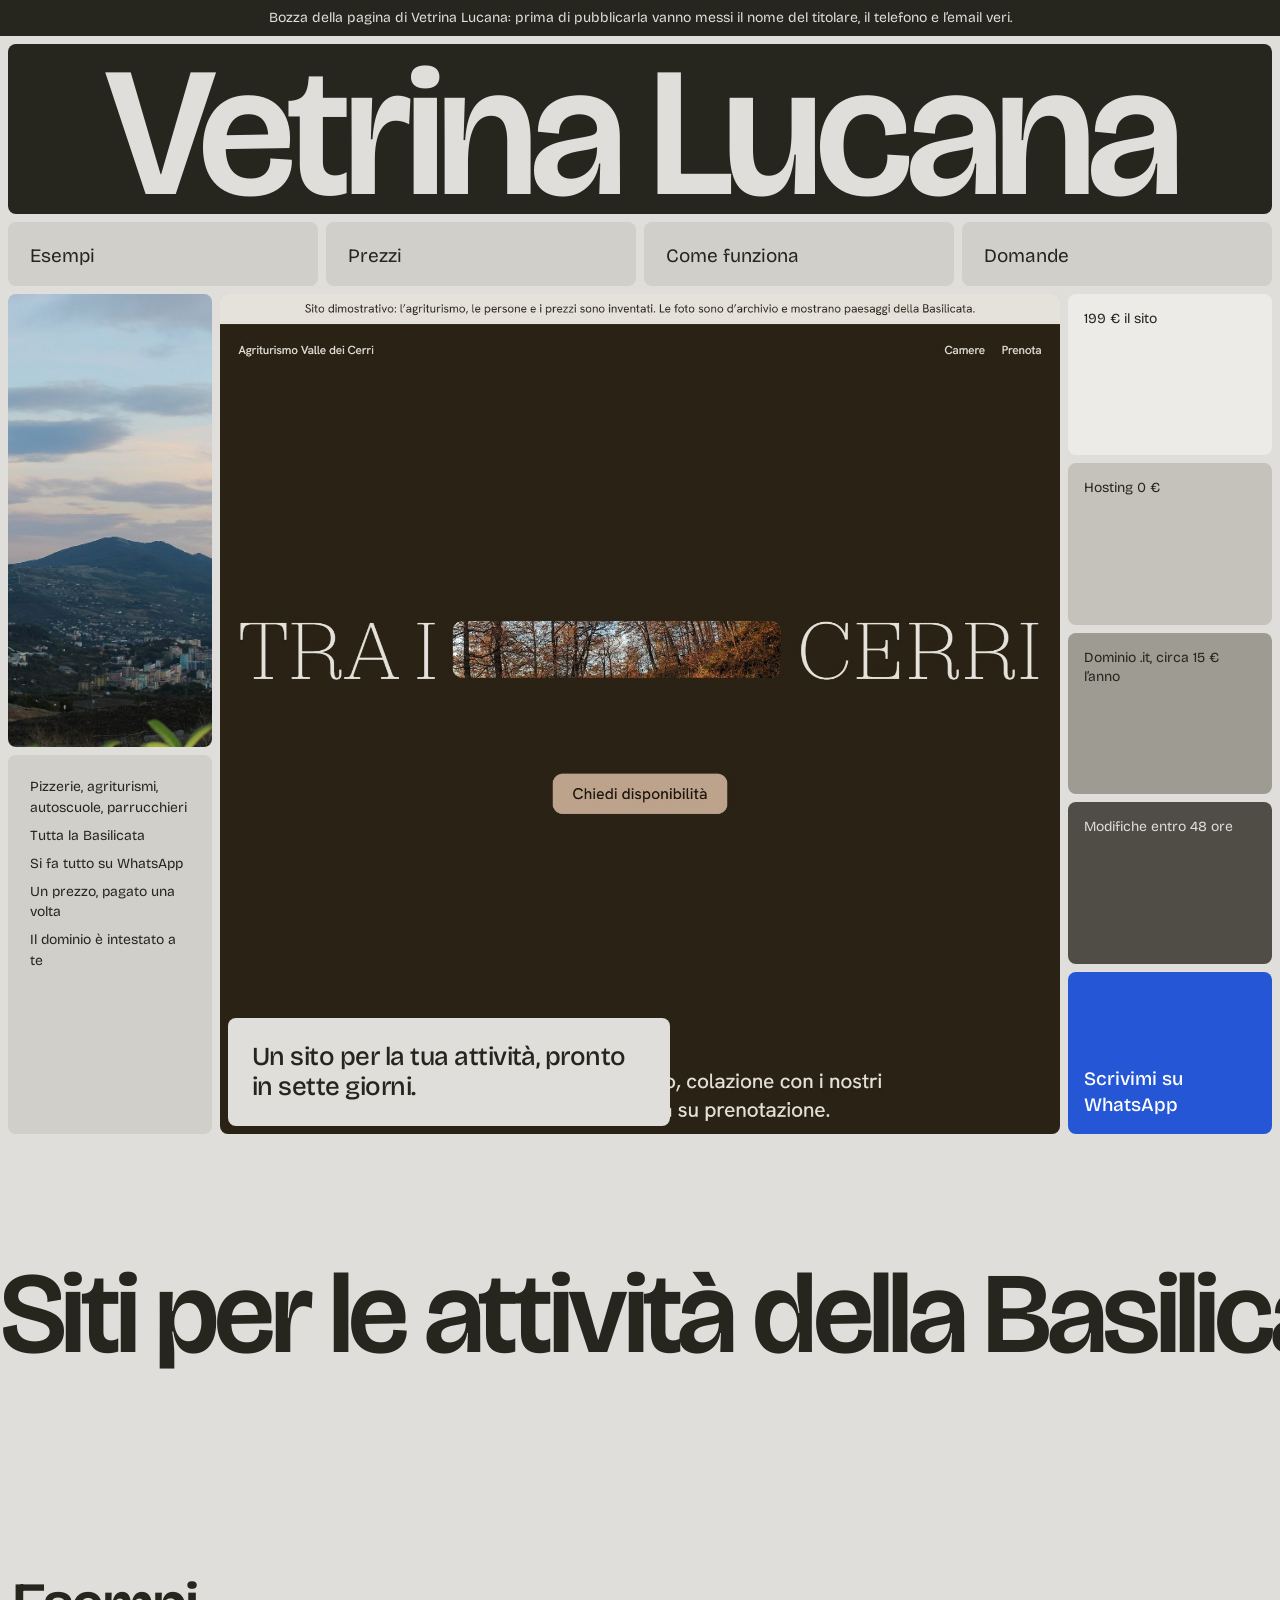
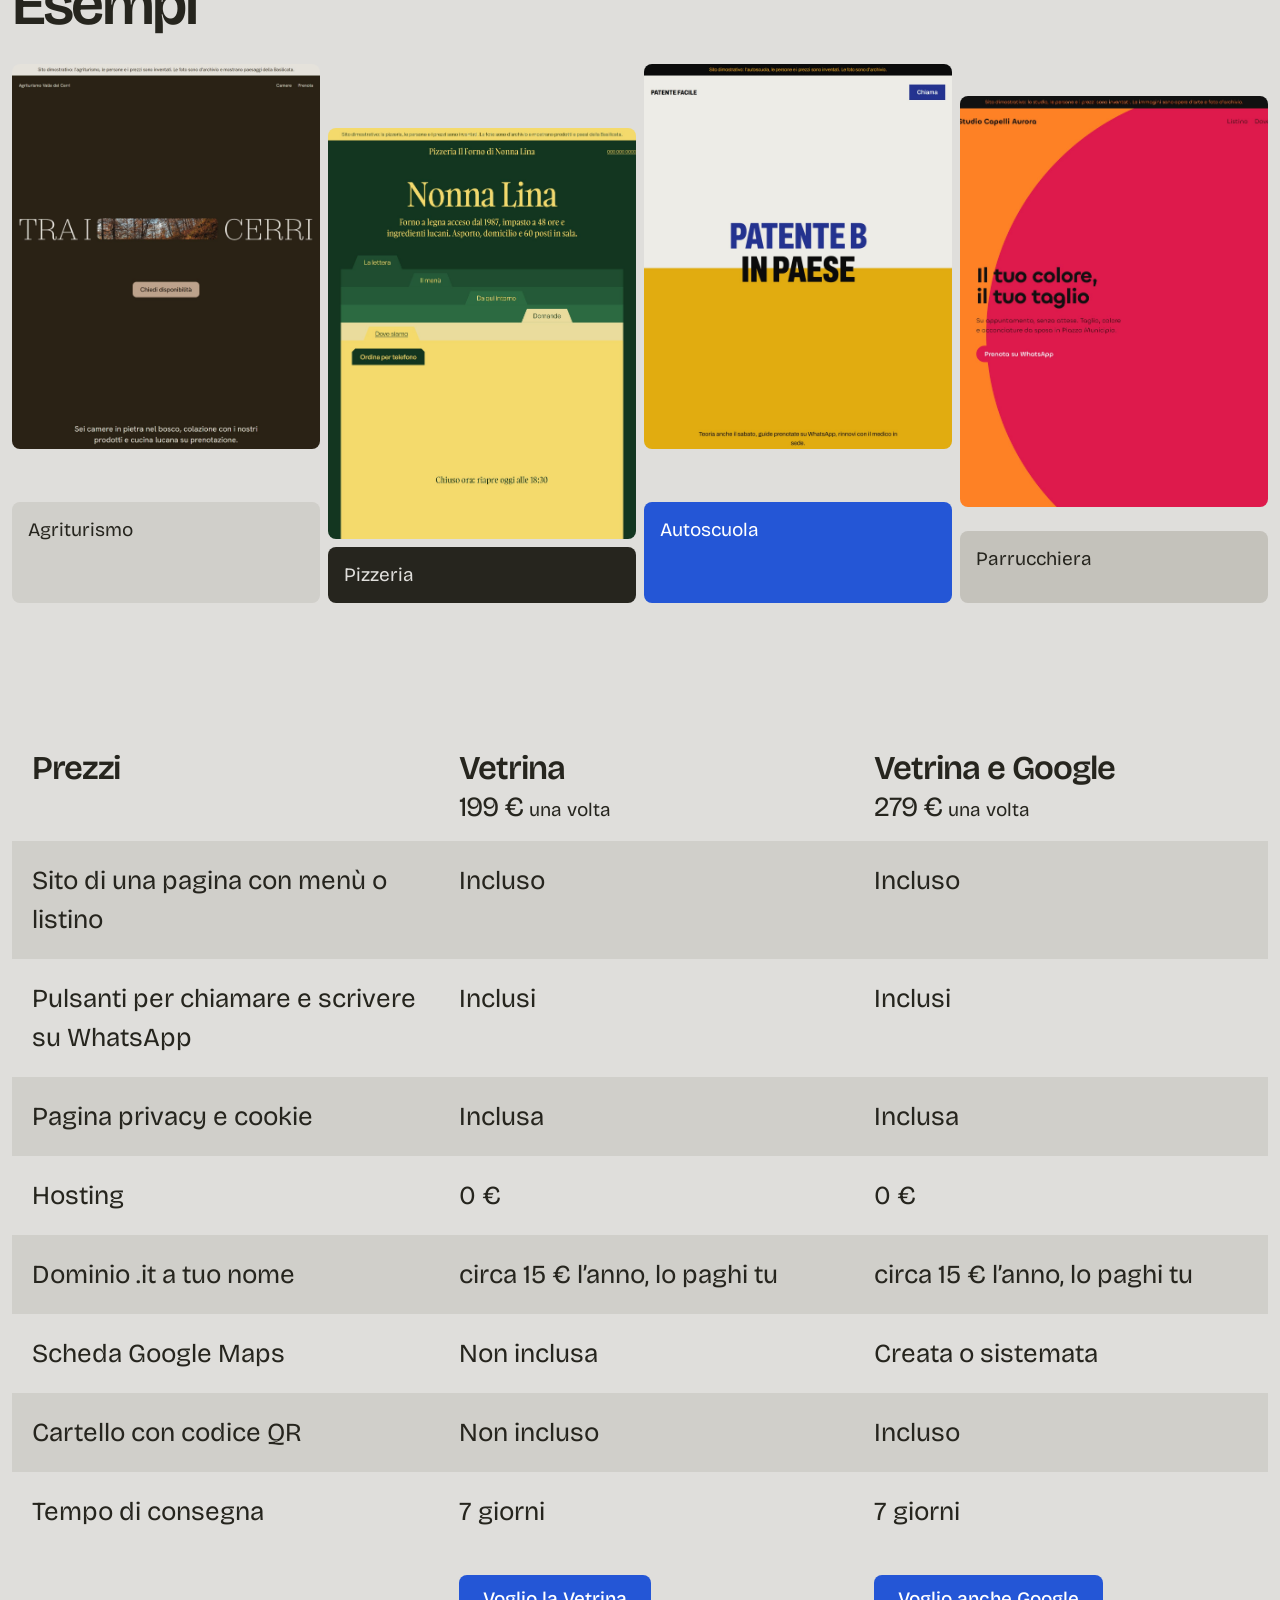
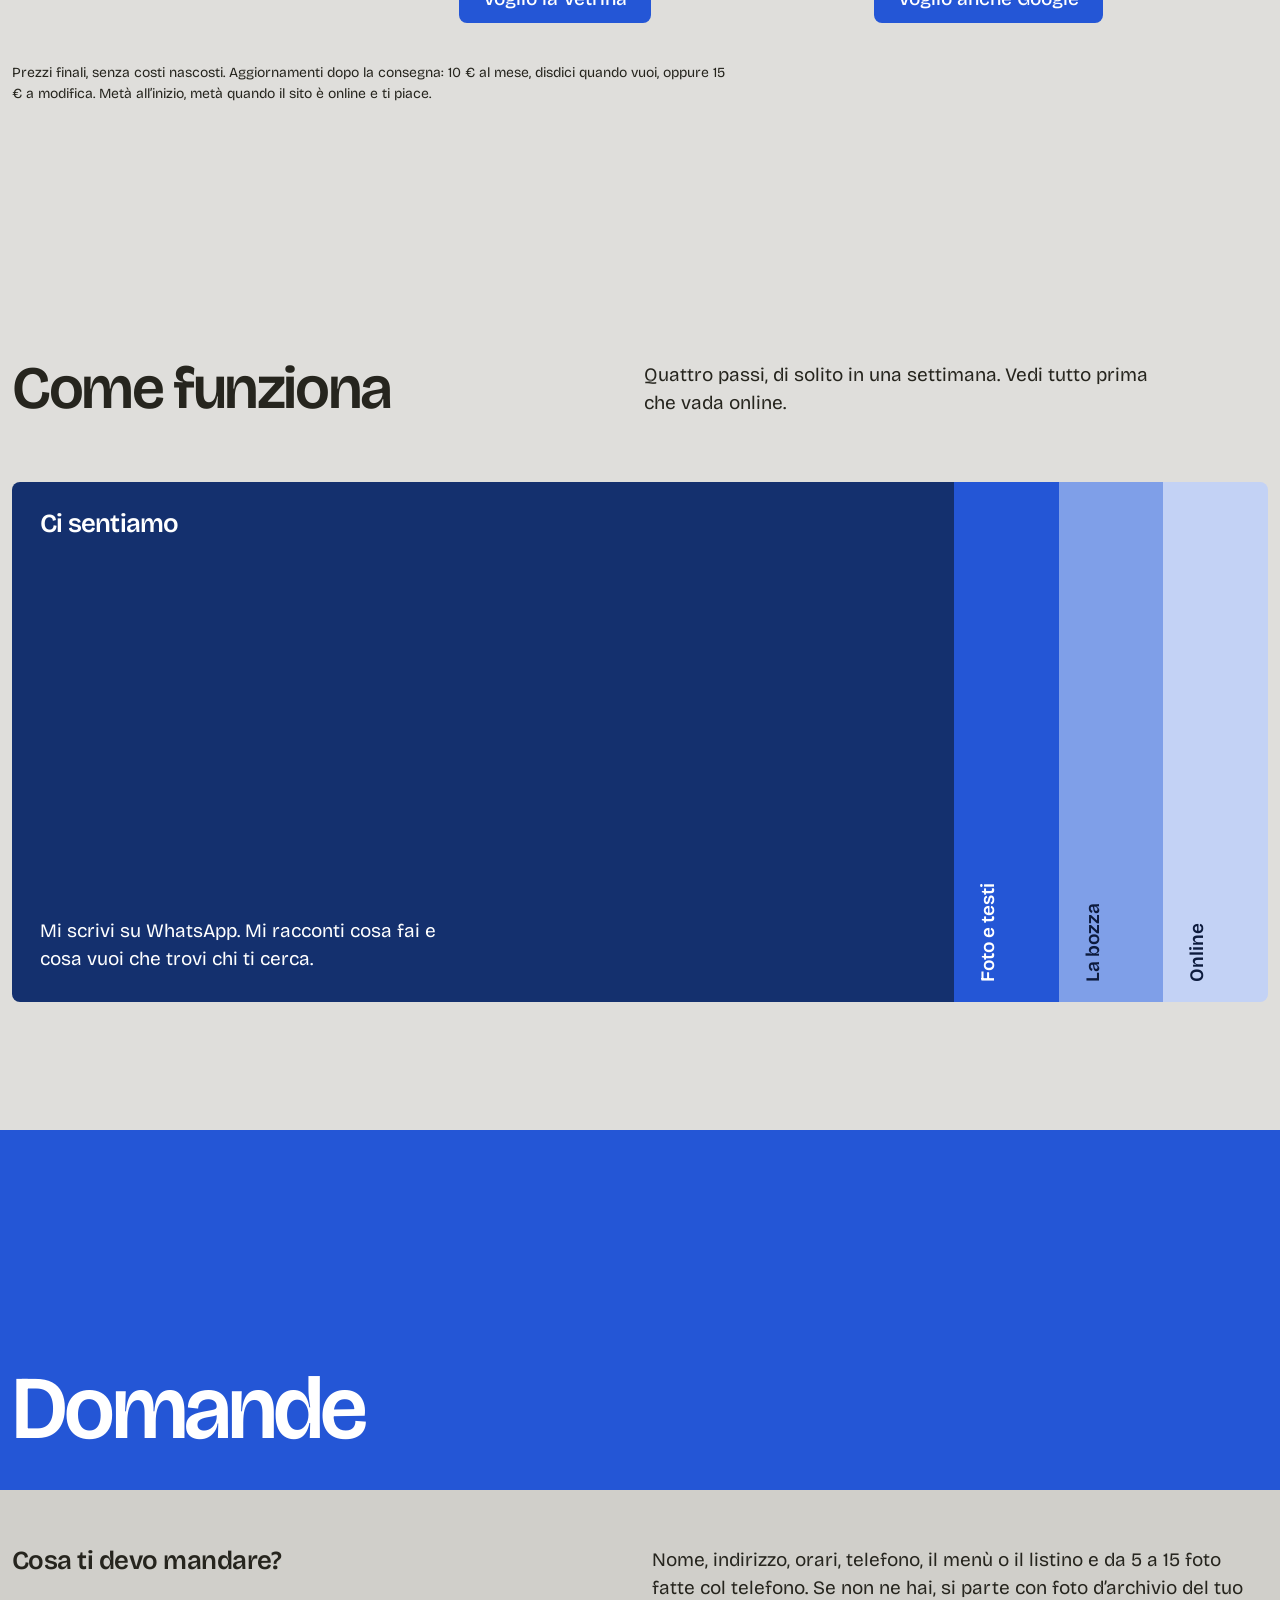
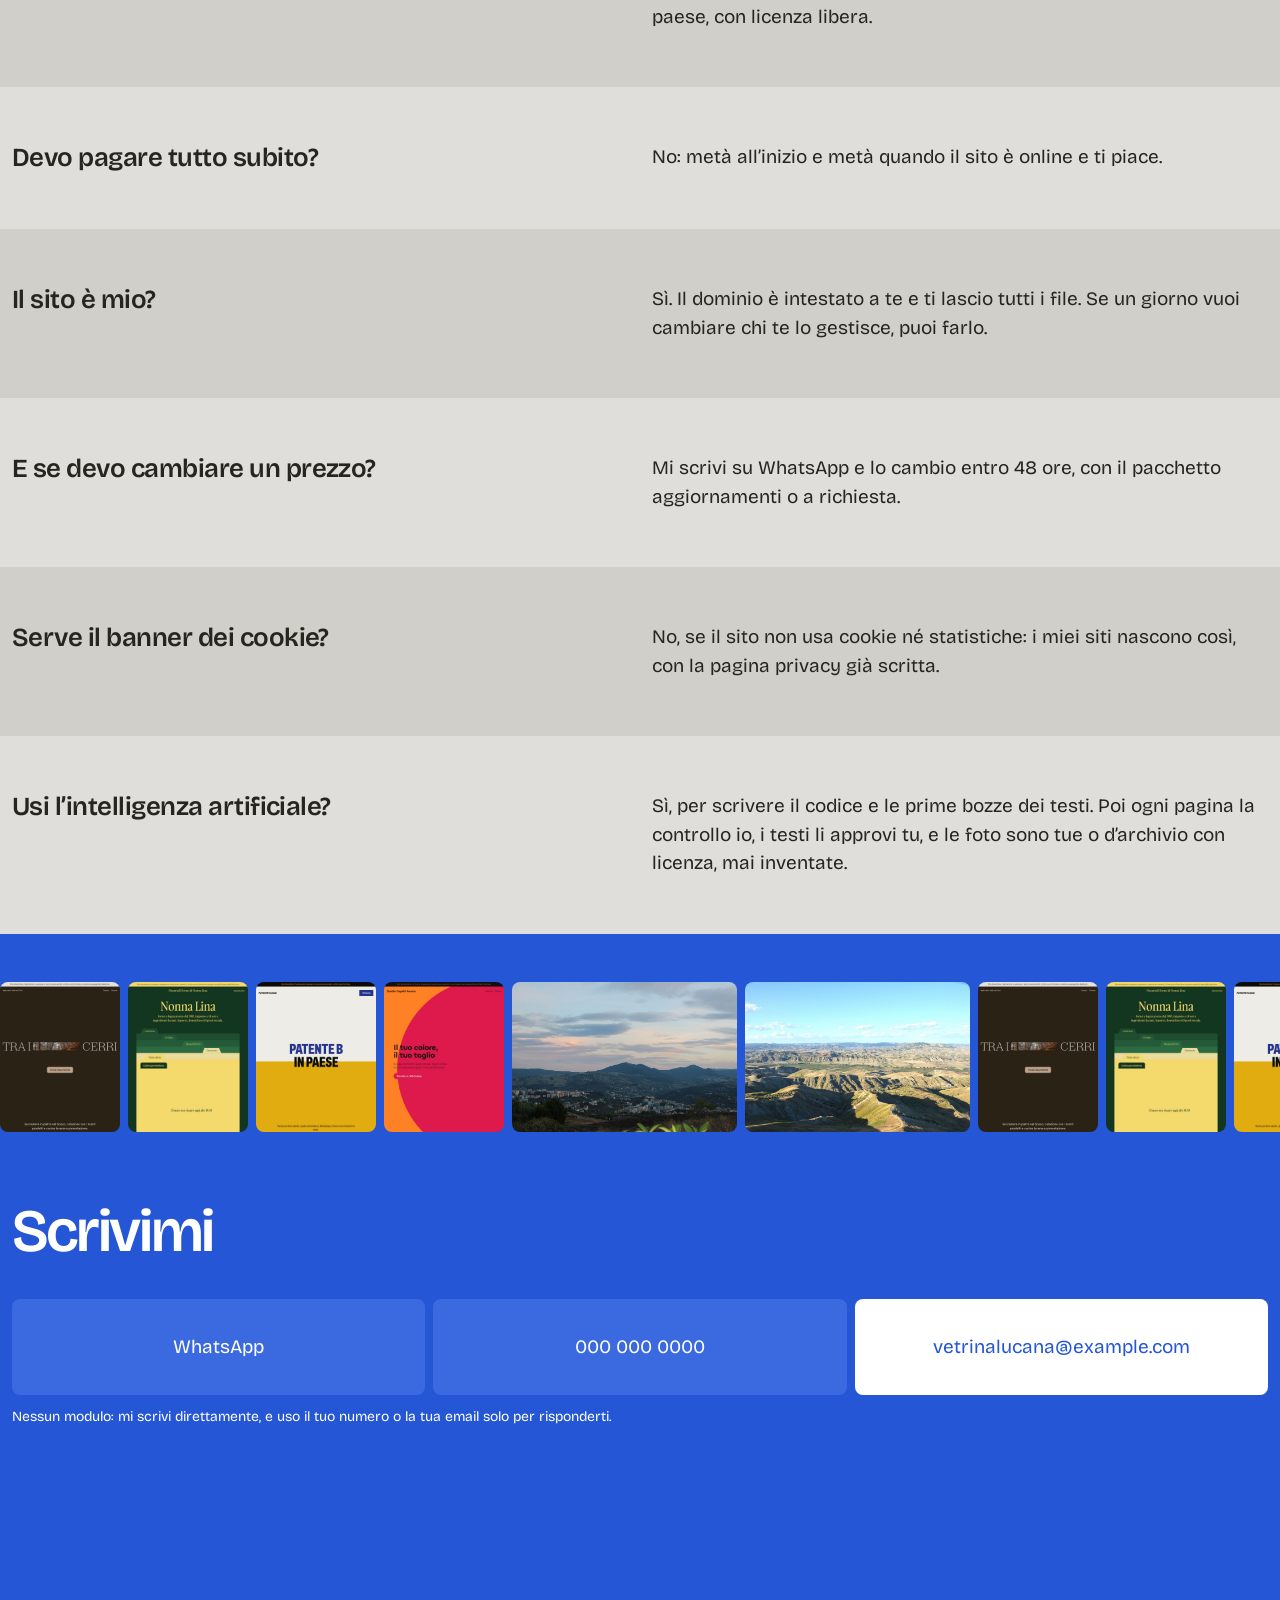
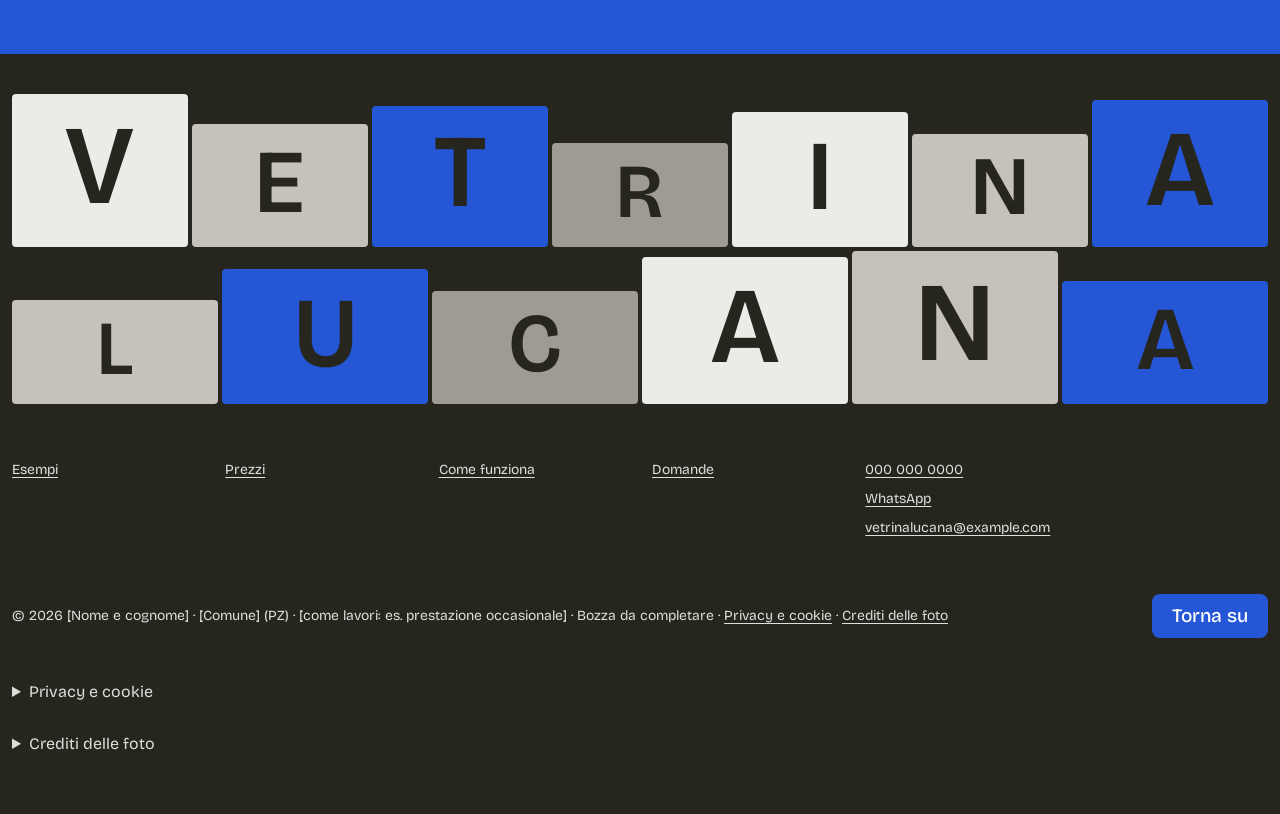
<file: vetrina-lucana/index.html>
<!doctype html>
<html lang="it"><head>
<meta charset="utf-8"><meta name="viewport" content="width=device-width,initial-scale=1">
<title>Vetrina Lucana · Basilicata</title>
<meta name="description" content="Siti vetrina per pizzerie, agriturismi, autoscuole e parrucchieri della Basilicata: 199 € una volta, pronti in sette giorni.">
<meta property="og:title" content="Vetrina Lucana"><meta property="og:description" content="Siti vetrina per pizzerie, agriturismi, autoscuole e parrucchieri della Basilicata: 199 € una volta, pronti in sette giorni."><meta property="og:type" content="website">
<meta name="theme-color" content="#dfdedb">
<meta name="robots" content="noindex">
<meta name="referrer" content="strict-origin-when-cross-origin">
<link rel="icon" href="data:image/svg+xml,%3Csvg%20xmlns%3D'http%3A%2F%2Fwww.w3.org%2F2000%2Fsvg'%20viewBox%3D'0%200%2064%2064'%3E%3Crect%20width%3D'64'%20height%3D'64'%20fill%3D'%23dfdedb'%2F%3E%3Ctext%20x%3D'32'%20y%3D'45'%20font-size%3D'36'%20text-anchor%3D'middle'%20fill%3D'white'%20font-family%3D'Georgia'%3EV%3C%2Ftext%3E%3C%2Fsvg%3E">
<script type="application/ld+json">{"@context":"https://schema.org","@type":"ProfessionalService","name":"Vetrina Lucana","description":"Siti vetrina per pizzerie, agriturismi, autoscuole e parrucchieri della Basilicata: 199 € una volta, pronti in sette giorni.","telephone":"+390000000000","email":"vetrinalucana@example.com"}</script>
<style>@font-face{font-family:'Bricolage Grotesque';src:url('font/bricolage-400_600.woff2') format('woff2');font-weight:400 600;font-style:normal;font-display:swap}:root{--bg:#dfdedb;--surface:#d0cfca;--surface2:#ecebe8;--ink:#26251e;--muted:#4f4d46;--accent:#2456d6;--accent-ink:#ffffff;--t1:#ecebe8;--t2:#c4c2bb;--t3:#9e9b92;--t4:#4f4d46;--campo:#ecebe8;--campo-ink:#26251e}
*,*::before,*::after{box-sizing:border-box}html{-webkit-text-size-adjust:100%;scroll-behavior:smooth}
body{margin:0;background:var(--bg);color:var(--ink);font-family:var(--testo-f);font-size:var(--step-body);line-height:1.5;text-rendering:optimizeLegibility;-webkit-font-smoothing:antialiased}
img{display:block;max-width:100%;height:auto}a{color:inherit}h1,h2,h3,p,ul,ol,figure,blockquote{margin:0}ul,ol{padding:0;list-style:none}
:focus-visible{outline:3px solid var(--focus,var(--accent));outline-offset:3px}
::selection{background:var(--accent);color:var(--accent-ink)}
.nasc{position:absolute!important;width:1px;height:1px;overflow:hidden;clip:rect(0 0 0 0);white-space:nowrap}
.salta{position:absolute;left:12px;top:12px;z-index:100;width:1px;height:1px;overflow:hidden;clip:rect(0 0 0 0);white-space:nowrap;background:var(--ink);color:var(--bg);text-decoration:none}.salta:focus{width:auto;height:auto;clip:auto;padding:10px 16px}
.box{width:min(100% - 2*var(--margine),1320px);margin-inline:auto}
.demo{background:var(--ink);color:var(--bg);font-size:.875rem;text-align:center;padding:8px 16px;line-height:1.4}
.btn{display:inline-flex;align-items:center;justify-content:center;min-height:48px;padding:12px 24px;background:var(--accent);color:var(--accent-ink);font:500 var(--step-body)/1.2 var(--testo-f);text-decoration:none;border:0;cursor:pointer;transition:transform .16s cubic-bezier(.2,.8,.2,1),background-color .2s}
.btn:hover{transform:translateY(-2px)}.btn:active{transform:translateY(0) scale(.97)}
a:not(.btn){text-underline-offset:.18em;text-decoration-thickness:1px;transition:color .2s,text-decoration-color .2s}
.stato{font-weight:500}
.legale{padding:24px 0 48px;font-size:var(--step-small)}.legale details{max-width:72ch;margin-top:8px}.legale summary{cursor:pointer;font-size:1rem;padding:10px 0;min-height:44px}
.testo-legale{font-size:1rem;line-height:1.55;padding-bottom:16px}.testo-legale p,.testo-legale li{margin-top:10px}.testo-legale ul{padding-left:1.1em;list-style:disc}
.imprint{font-size:var(--step-small);line-height:1.6}
.calcolo{display:grid;gap:14px;grid-template-columns:1fr 140px;align-items:end;margin-top:32px}
.calcolo label{display:grid;gap:6px;font-size:1rem}.calcolo select,.calcolo input{font:inherit;font-size:1rem;min-height:48px;padding:8px 12px;background:var(--campo,#fff);color:var(--campo-ink,#111);border:2px solid currentColor;border-radius:0}
.calcolo output{grid-column:1/-1;font:var(--peso-display,400) var(--step-lead)/1.2 var(--display-f)}
.calcolo .btn{grid-column:1/-1;justify-self:start}.nota-calcolo{grid-column:1/-1;font-size:var(--step-small)}
.recensioni{padding:96px 0}.recensioni blockquote{margin-top:24px;max-width:60ch}.recensioni .fonte{margin-top:24px;font-size:var(--step-small)}
/* entrate: nascoste solo se lo script gira; senza script tutto resta visibile */
.js .en{opacity:0;transform:translateY(24px)}
.js .vista .en,.js .en.vista{opacity:1;transform:none;transition:opacity .7s cubic-bezier(.16,1,.3,1),transform .7s cubic-bezier(.16,1,.3,1);transition-delay:calc(var(--i,0) * 80ms)}
@media (prefers-reduced-motion:reduce){html{scroll-behavior:auto}.js .en{opacity:1;transform:none}*{animation-duration:.01ms!important;animation-iteration-count:1!important;transition-duration:.01ms!important}}

:root{--display-f:'Bricolage Grotesque',system-ui,sans-serif;--testo-f:'Bricolage Grotesque',system-ui,sans-serif;--margine:8px;--g:8px;--r:8px;--peso-display:600;
--step-small:clamp(.8125rem,.79rem + .1vw,.875rem);--step-body:clamp(1.0625rem,1rem + .25vw,1.1875rem);--step-lead:clamp(1.25rem,1.1rem + .7vw,1.625rem);--step-head:clamp(2.25rem,1.3rem + 3.2vw,3.75rem)}
.d{font-family:var(--display-f);font-weight:600;letter-spacing:-.04em;line-height:.92}
.btn{border-radius:var(--r)}
.t{background:var(--surface);border-radius:var(--r);padding:22px;overflow:hidden;position:relative}
.box{width:auto;margin:0 var(--margine)}
/* eroe */
.eroe{min-height:100svh;padding:var(--g);display:grid;gap:var(--g);grid-template-rows:170px 64px minmax(420px,1fr)}
.banda{padding:0;display:grid;place-items:center;background:var(--ink);color:var(--bg)}
.banda h1{font-size:clamp(8.75rem,14.4vw,13.75rem);white-space:nowrap;line-height:.8;padding-top:.06em}
.collegamenti{display:grid;grid-template-columns:repeat(4,1fr);gap:var(--g)}.collegamenti a{padding:20px 22px;text-decoration:none;font-size:var(--step-body)}.collegamenti a:hover{background:var(--surface2)}
.corpo{display:grid;grid-template-columns:repeat(12,1fr);gap:var(--g)}
.binario{grid-column:1/3;display:grid;grid-template-rows:1.2fr 1fr;gap:var(--g)}.binario .ritratto{padding:0}.binario .ritratto img{width:100%;height:100%;object-fit:cover}
.binario ul{font-size:var(--step-small);line-height:1.45;display:grid;gap:8px}
.centrale{grid-column:3/11;padding:0;display:grid}.centrale img{grid-area:1/1;width:100%;height:100%;object-fit:cover;object-position:top center;transition:transform 8s ease}.centrale:hover img{transform:scale(1.03)}
.centrale .frase{grid-area:1/1;align-self:end;background:var(--bg);margin:0 var(--g) var(--g);padding:24px;border-radius:var(--r);font:500 var(--step-lead)/1.15 var(--display-f);letter-spacing:-.02em;max-width:26ch}
.colori{grid-column:11/13;display:grid;grid-template-rows:repeat(5,1fr);gap:var(--g)}.colori .t{font-size:var(--step-small);line-height:1.35;padding:16px}
.colori .t:nth-child(1){background:var(--t1)}.colori .t:nth-child(2){background:var(--t2)}.colori .t:nth-child(3){background:var(--t3)}.colori .t:nth-child(4){background:var(--t4);color:var(--bg)}
.colori a.t{background:var(--accent);color:var(--accent-ink);text-decoration:none;font-size:var(--step-body);font-weight:500;display:flex;align-items:flex-end;transition:transform .16s}.colori a.t:hover{transform:translateY(-3px)}
@media (max-width:900px){.eroe{grid-template-rows:110px auto auto}.banda h1{font-size:min(26vw,100px)}.collegamenti{grid-template-columns:1fr 1fr}.corpo{grid-template-columns:1fr 1fr;gap:6px}.binario,.centrale,.colori{grid-column:1/-1}.binario{grid-template-rows:auto;grid-template-columns:1fr 1fr}.centrale img{aspect-ratio:4/3;height:auto}.centrale .frase{position:static;grid-area:auto;margin:6px 0 0;font-size:6vw}.centrale{display:block;background:transparent}.colori{grid-template-rows:none;grid-template-columns:1fr 1fr}.colori .t{min-height:88px;font-size:var(--step-body);padding:14px}.colori a.t{grid-column:1/-1}}
/* scorrimento grande */
.marquee{overflow:hidden;margin-top:clamp(96px,9vw,140px);padding:0 0 clamp(48px,6vw,96px);white-space:nowrap}.marquee .pista{display:inline-flex;animation:scorre 40s linear infinite}.marquee:hover .pista{animation-play-state:paused}
.marquee span{font:600 clamp(4rem,9vw,9rem)/1 var(--display-f);letter-spacing:-.04em;padding-right:.6em}
@keyframes scorre{to{transform:translateX(-50%)}}
@media (prefers-reduced-motion:reduce){.marquee .pista{animation:none}}
/* mosaico con la foto tagliata */
.mosaico{display:grid;grid-template-columns:repeat(6,1fr);gap:var(--g);margin:0 12px}
.pezzo{aspect-ratio:1;border-radius:var(--r);overflow:hidden;position:relative}
.pezzo .foto{position:absolute;inset:0;background-image:var(--img);background-size:600% 400%;background-position:var(--px) var(--py);transition:transform .5s cubic-bezier(.16,1,.3,1)}.pezzo:hover .foto{transform:scale(1.08)}
.pezzo.colore{background:var(--surface);padding:16px;font-size:var(--step-body);line-height:1.3}.pezzo.colore h2{font-size:var(--step-lead)}.pezzo.az{background:var(--accent);color:var(--accent-ink);text-decoration:none;display:flex;align-items:flex-end;font-weight:500}
.pezzo.c2{background:var(--t2)}.pezzo.c3{background:var(--ink);color:var(--bg)}
@media (max-width:760px){.mosaico{grid-template-columns:repeat(3,1fr);gap:6px}.pezzo .foto{background-size:300% 800%;background-position:var(--qx) var(--qy)}.pezzo.colore{font-size:var(--step-small);padding:12px}.pezzo.colore h2{font-size:6vw}}
/* esempi: i siti fatti */
.esempi{padding:clamp(64px,10vw,160px) 0 0}.esempi h2{font-size:var(--step-head);margin:0 12px 32px}
.griglia-esempi{display:grid;grid-template-columns:repeat(4,1fr);gap:var(--g);margin:0 12px}
.esempio{text-decoration:none;display:grid;gap:var(--g)}.esempio img{width:100%;aspect-ratio:3/4;object-fit:cover;object-position:top;border-radius:var(--r);transition:transform .4s cubic-bezier(.16,1,.3,1)}.esempio:hover img{transform:translateY(-6px)}
.esempio span{background:var(--surface);border-radius:var(--r);padding:14px 16px;font-size:var(--step-body)}.esempio:nth-child(2){margin-top:64px}.esempio:nth-child(4){margin-top:32px}.esempio:nth-child(2) span{background:var(--ink);color:var(--bg)}.esempio:nth-child(3) span{background:var(--accent);color:var(--accent-ink)}.esempio:nth-child(4) span{background:var(--t2)}.esempio:nth-child(odd) img{aspect-ratio:4/5}
@media (max-width:760px){.griglia-esempi{grid-template-columns:1fr 1fr}}
/* prezzi: tabella grande */
.prezzi{padding:clamp(64px,10vw,160px) 12px}
.tabella{width:100%;border-collapse:separate;border-spacing:0;font-size:var(--step-lead)}
.tabella th,.tabella td{text-align:left;padding:20px;vertical-align:top}.tabella thead th{font-size:var(--step-head);font-weight:600;letter-spacing:-.03em;line-height:1.05}.tabella thead th small{display:block;font-weight:400;margin-top:6px}.tabella thead th .periodo{font-size:var(--step-body);font-weight:400;letter-spacing:0}
.tabella tbody tr:nth-child(odd) td,.tabella tbody tr:nth-child(odd) th{background:var(--surface)}.tabella tbody th{font-weight:400;width:34%}
.tabella tfoot td{padding-top:24px}
.prezzi .calcolo{max-width:720px;--campo:var(--surface2)}
.prezzi .nota-p{margin-top:20px;font-size:var(--step-small);max-width:80ch}
.tabella thead th{font-size:clamp(1.25rem,2.6vw,2.75rem)}@media (max-width:900px){.tabella,.tabella thead,.tabella tbody,.tabella tfoot,.tabella tr,.tabella th,.tabella td{display:block}.tabella thead{display:none}.tabella tbody th{width:auto;padding:12px 0 0;background:none!important;color:var(--muted);font-size:var(--step-body)}.tabella tbody td{padding:2px 0 10px;background:none!important;font-size:var(--step-body)}.tabella td[data-p]::before{content:attr(data-p) ': ';font-weight:500}.tabella tfoot td{padding:8px 0}.tabella tfoot .btn{width:100%}.calcolo{grid-template-columns:1fr}}
/* come funziona: fisarmonica */
.passi{padding:clamp(64px,10vw,160px) 12px}.passi .intro{display:grid;grid-template-columns:repeat(12,1fr);gap:var(--g)}.passi h2{grid-column:1/6;font-size:var(--step-head)}.passi .intro p{grid-column:7/12;font-size:var(--step-body)}
.fisarmonica{display:flex;height:520px;margin-top:64px;border-radius:var(--r);overflow:hidden}
.fase{flex:1 1 0;min-width:64px;background:var(--f);color:var(--fi);position:relative;cursor:pointer;transition:flex-grow .45s cubic-bezier(.65,0,.35,1);border:0;padding:0;text-align:left;font:inherit;display:block}
.fase[aria-expanded="true"]{flex-grow:9;cursor:default}
.fase .nome{position:absolute;left:20px;bottom:20px;writing-mode:vertical-rl;transform:rotate(180deg);font-weight:600;font-size:var(--step-body);white-space:nowrap}
.fase .dentro{position:absolute;inset:0;padding:28px;opacity:0;transition:opacity .3s;display:grid;grid-template-rows:auto 1fr;pointer-events:none}
.fase[aria-expanded="true"] .nome{opacity:0}.fase[aria-expanded="true"] .dentro{opacity:1;transition-delay:.2s}
.fase .dentro b{font:600 var(--step-lead)/1.05 var(--display-f);letter-spacing:-.03em}.fase .dentro p{align-self:end;max-width:36ch;font-size:var(--step-body)}
.fase:nth-child(1){--f:#14306e;--fi:#fff}.fase:nth-child(2){--f:#2456d6;--fi:#fff}.fase:nth-child(3){--f:#7f9fe8;--fi:#0d1b3d}.fase:nth-child(4){--f:#c3d2f5;--fi:#0d1b3d}.fase:nth-child(5){--f:#e3e9f9;--fi:#0d1b3d}
@media (max-width:760px){.passi .intro{grid-template-columns:1fr}.passi h2,.passi .intro p{grid-column:1}.fisarmonica{flex-direction:column;height:auto}.fase{min-height:64px}.fase .nome{writing-mode:horizontal-tb;transform:none;top:20px;bottom:auto;font-size:var(--step-body)}.fase .dentro{position:static;display:none;padding:20px}.fase[aria-expanded="true"] .dentro{display:grid;gap:12px}.fase[aria-expanded="true"] .nome{display:none}}
/* domande a fasce */
.fascia-titolo{background:var(--accent);color:var(--accent-ink);min-height:40svh;display:grid;align-content:end;padding:0 12px 40px}.fascia-titolo h2{font-size:clamp(3rem,7vw,7rem)}
.fascia{background:var(--bg)}.fascia:nth-of-type(2n){background:var(--surface)}
.fascia .riga{display:grid;grid-template-columns:repeat(12,1fr);gap:24px;padding:56px 12px}.fascia h3{grid-column:1/6;font-size:var(--step-lead);font-weight:600;letter-spacing:-.02em;line-height:1.15}.fascia p{grid-column:7/13;font-size:var(--step-body);max-width:56ch}
@media (max-width:760px){.fascia .riga{grid-template-columns:1fr;gap:12px;padding:32px 20px}.fascia h3,.fascia p{grid-column:1}.fascia h3{font-size:var(--step-lead)}.fascia-titolo{min-height:30svh}.fascia-titolo h2{font-size:13vw}}
/* contatto */
.contatto{background:var(--accent);color:var(--accent-ink);min-height:80svh;padding:48px 0 64px;overflow:hidden}
.nastro{display:flex;gap:8px;animation:scorre 60s linear infinite;width:max-content}.nastro img{height:150px;width:auto;border-radius:var(--r)}
.contatto h2{font-size:var(--step-head);margin:72px 12px 40px}
.tre{display:grid;grid-template-columns:repeat(3,1fr);gap:var(--g);margin:0 12px}.tre a{min-height:96px;display:grid;place-items:center;background:#3b6ae0;border-radius:var(--r);text-decoration:none;font-size:var(--step-body);transition:background-color .2s}.tre a:hover,.tre a:focus-visible{background:#5a83ea}.tre a.inv{background:var(--accent-ink);color:var(--accent)}
.contatto .piccolo{margin:12px 12px 0;font-size:var(--step-small)}
@media (max-width:760px){.nastro img{height:110px}.contatto h2{font-size:9vw}.tre{grid-template-columns:1fr}.tre a{min-height:60px}}
/* piede */
.piede{padding:40px 12px 0;background:var(--ink);color:var(--bg)}
.blocchi-nome{display:grid;gap:4px}.blocchi-nome .fila-b{display:flex;gap:4px;align-items:flex-end;height:17svh;min-height:110px}
.blocchi-nome span{flex:1;display:grid;place-items:center;background:var(--b);color:var(--ink);height:var(--h);border-radius:4px}.blocchi-nome svg{width:70%;max-height:80%}
.piede .sotto-piede{display:grid;grid-template-columns:repeat(12,1fr);gap:24px;margin-top:56px;font-size:var(--step-small)}.piede .link{grid-column:1/9;display:grid;grid-template-columns:repeat(4,1fr);gap:8px 24px}.piede .indirizzi{grid-column:9/13;display:grid;gap:8px}
.piede .fondo{display:flex;justify-content:space-between;gap:16px;align-items:center;margin-top:56px;flex-wrap:wrap}.piede .fondo .btn{min-height:44px;padding:8px 20px}
.piede .legale{padding-bottom:48px}.piede .legale .box{margin:0}
@media (max-width:760px){.piede .link,.piede .indirizzi{grid-column:1/-1}.piede .link{grid-template-columns:1fr 1fr}.blocchi-nome span{font-size:9vw}}
/* telefono: tutto in colonna, niente sovrapposizioni, niente tessere vuote */
.mosaico .intera,.piani-tel{display:none}
@media (max-width:760px){
.eroe{display:flex;flex-direction:column;min-height:0;gap:6px;padding:6px}
.banda{padding:14px 8px 10px}.banda h1{white-space:normal;text-align:center;font-size:21vw;line-height:.84}
.corpo{display:flex;flex-direction:column;gap:6px}.binario{display:contents}.binario .ritratto{display:none}
.centrale{order:1}.centrale img{aspect-ratio:5/4;object-position:center 40%}.centrale .frase{font-size:1.5rem;padding:20px;margin:6px 0 0;max-width:none}
.colori{order:2;grid-template-columns:1fr 1fr}.colori .t{min-height:0;padding:14px;font-size:1rem}
.colori a.t{order:-1;min-height:56px;align-items:center;justify-content:center;font-size:1.125rem}
.binario>.t:not(.ritratto){order:3;padding:18px}.binario ul{font-size:1rem}
.collegamenti{order:4}.collegamenti a{padding:16px}
.marquee{margin-top:48px;padding-bottom:32px}.marquee span{font-size:3.25rem}
.mosaico{grid-template-columns:1fr 1fr;margin:0 6px}.mosaico .pezzo:not(.colore){display:none}
.mosaico .intera{display:block;grid-column:1/-1;aspect-ratio:4/3;background:var(--img) center/cover;border-radius:var(--r)}
.mosaico .pezzo.colore{aspect-ratio:auto;min-height:96px;font-size:1rem;padding:16px}.mosaico .pezzo.colore:first-child{grid-column:1/-1;min-height:0}.mosaico .pezzo.colore h2{font-size:2.25rem}
.mosaico .pezzo.c2{grid-column:1/-1}.mosaico .pezzo.az{grid-column:1/-1;min-height:56px;align-items:center;justify-content:center;font-size:1.125rem}
.esempi h2,.griglia-esempi{margin-inline:6px}.griglia-esempi{gap:12px 6px}.esempio,.esempio:nth-child(n){margin-top:0}.esempio img,.esempio:nth-child(odd) img{aspect-ratio:3/4}.esempio{gap:0}.esempio img{border-radius:var(--r) var(--r) 0 0}.esempio span{border-radius:0 0 var(--r) var(--r);font-size:1rem;padding:12px 14px}
.prezzi{padding-inline:6px;padding-top:96px}.prezzi .tabella{display:none}
.piani-tel{display:grid;gap:12px}.piano{background:var(--surface2);border-radius:var(--r);padding:24px 20px}.piano:nth-child(2){background:var(--surface)}
.piano h3{font:600 2rem/1 var(--display-f);letter-spacing:-.03em}.piano .cifra{margin-top:8px;font:600 3rem/1 var(--display-f);letter-spacing:-.04em}.piano .cifra small{font:400 1rem var(--testo-f);letter-spacing:0;margin-left:6px}
.piano ul{margin:20px -12px;display:grid;gap:2px;font-size:1rem}.piano li{display:grid;grid-template-columns:1fr auto;gap:12px;padding:10px 12px;border-radius:6px}.piano li:nth-child(odd){background:color-mix(in srgb,var(--ink) 6%,transparent)}.piano li b{font-weight:500;text-align:right;max-width:45vw}.piano .btn{width:100%}
.prezzi-tit{font-size:var(--step-head);margin:0 0 20px}
.passi{padding-inline:6px}.fisarmonica{margin-top:32px}.fase{flex:none}.fase .nome{position:static;display:block;padding:20px}.fase[aria-expanded="true"] .nome{display:none}
.fascia-titolo{min-height:0;padding:56px 20px 24px}.fascia-titolo h2{font-size:3.5rem}
.contatto{min-height:0;padding:32px 0 40px}.contatto h2{margin:40px 12px 24px;font-size:3rem}.tre a{font-size:1rem;word-break:break-word;padding:0 12px}
.piede .sotto-piede{margin-top:40px}.piede .fondo{margin-top:32px}.blocchi-nome .fila-b{height:auto;min-height:0;aspect-ratio:7/2}
}
</style></head>
<body class="d-bacheca">
<a class="salta" href="#contenuto">Vai al contenuto</a>
<p class="demo" role="note">Bozza della pagina di Vetrina Lucana: prima di pubblicarla vanno messi il nome del titolare, il telefono e l’email veri.</p>
<header class="eroe"><div class="t banda"><h1 class="d">Vetrina Lucana</h1></div>
<nav class="collegamenti" aria-label="Sezioni"><a class="t" href="#esempi">Esempi</a><a class="t" href="#prezzi">Prezzi</a><a class="t" href="#passi">Come funziona</a><a class="t" href="#domande">Domande</a></nav>
<div class="corpo"><div class="binario"><div class="t ritratto"><img src="img/potenza-dall-alto.jpg" alt="La città di Potenza al tramonto, con le montagne dietro"></div><div class="t"><ul><li>Pizzerie, agriturismi, autoscuole, parrucchieri</li><li>Tutta la Basilicata</li><li>Si fa tutto su WhatsApp</li><li>Un prezzo, pagato una volta</li><li>Il dominio è intestato a te</li></ul></div></div>
<div class="t centrale"><img src="img/largo-agriturismo.jpg" alt="Il sito dimostrativo dell’agriturismo visto su un computer: la scritta Tra i cerri con una foto del bosco in autunno al posto di una parola"><p class="frase">Un sito per la tua attività, pronto in sette giorni.</p></div>
<div class="colori"><div class="t">199 € il sito</div><div class="t">Hosting 0 €</div><div class="t">Dominio .it, circa 15 € l’anno</div><div class="t">Modifiche entro 48 ore</div><a class="t" href="tel:+390000000000">Scrivimi su WhatsApp</a></div></div></header><main id="contenuto"><div class="marquee" aria-hidden="true"><div class="pista"><span>Siti per le attività della Basilicata ·</span><span>Siti per le attività della Basilicata ·</span><span>Siti per le attività della Basilicata ·</span><span>Siti per le attività della Basilicata ·</span></div></div><section id="esempi" class="esempi" data-entra><h2 class="d en">Esempi</h2><div class="griglia-esempi"><a class="esempio en" href="../agriturismo-demo/"><img src="img/demo-agriturismo.jpg" alt="La prima schermata del sito dimostrativo di un agriturismo: la scritta Tra i cerri con una foto del bosco al posto di una parola" loading="lazy"><span>Agriturismo</span></a><a class="esempio en" href="../pizzeria-demo/"><img src="img/demo-pizzeria.jpg" alt="La prima schermata del sito dimostrativo di una pizzeria: verde scuro e oro, con il titolo Nonna Lina" loading="lazy"><span>Pizzeria</span></a><a class="esempio en" href="../autoscuola-demo/"><img src="img/demo-autoscuola.jpg" alt="La prima schermata del sito dimostrativo di un’autoscuola: la scritta Patente B in paese su due fasce, bianca e gialla" loading="lazy"><span>Autoscuola</span></a><a class="esempio en" href="../parrucchiere-demo/"><img src="img/demo-parrucchiere.jpg" alt="La prima schermata del sito dimostrativo di una parrucchiera: arancione con un grande cerchio rosso" loading="lazy"><span>Parrucchiera</span></a></div></section><section id="prezzi" class="prezzi" data-entra><table class="tabella en"><caption class="nasc">Prezzi</caption><thead><tr><th scope="col"><span class="d">Prezzi</span></th><th scope="col">Vetrina<small>199 € <span class="periodo">una volta</span></small></th><th scope="col">Vetrina e Google<small>279 € <span class="periodo">una volta</span></small></th></tr></thead>
<tbody><tr><th scope="row">Sito di una pagina con menù o listino</th><td data-p="Vetrina">Incluso</td><td data-p="Vetrina e Google">Incluso</td></tr><tr><th scope="row">Pulsanti per chiamare e scrivere su WhatsApp</th><td data-p="Vetrina">Inclusi</td><td data-p="Vetrina e Google">Inclusi</td></tr><tr><th scope="row">Pagina privacy e cookie</th><td data-p="Vetrina">Inclusa</td><td data-p="Vetrina e Google">Inclusa</td></tr><tr><th scope="row">Hosting</th><td data-p="Vetrina">0 €</td><td data-p="Vetrina e Google">0 €</td></tr><tr><th scope="row">Dominio .it a tuo nome</th><td data-p="Vetrina">circa 15 € l’anno, lo paghi tu</td><td data-p="Vetrina e Google">circa 15 € l’anno, lo paghi tu</td></tr><tr><th scope="row">Scheda Google Maps</th><td data-p="Vetrina">Non inclusa</td><td data-p="Vetrina e Google">Creata o sistemata</td></tr><tr><th scope="row">Cartello con codice QR</th><td data-p="Vetrina">Non incluso</td><td data-p="Vetrina e Google">Incluso</td></tr><tr><th scope="row">Tempo di consegna</th><td data-p="Vetrina">7 giorni</td><td data-p="Vetrina e Google">7 giorni</td></tr></tbody>
<tfoot><tr><td></td><td><a class="btn" href="tel:+390000000000">Voglio la Vetrina</a></td><td><a class="btn" href="tel:+390000000000">Voglio anche Google</a></td></tr></tfoot></table>
<div class="piani-tel"><h2 class="d prezzi-tit">Prezzi</h2><div class="piano"><h3>Vetrina</h3><p class="cifra">199 €<small>una volta</small></p><ul><li><span>Sito di una pagina con menù o listino</span><b>Incluso</b></li><li><span>Pulsanti per chiamare e scrivere su WhatsApp</span><b>Inclusi</b></li><li><span>Pagina privacy e cookie</span><b>Inclusa</b></li><li><span>Hosting</span><b>0 €</b></li><li><span>Dominio .it a tuo nome</span><b>circa 15 € l’anno, lo paghi tu</b></li><li><span>Scheda Google Maps</span><b>Non inclusa</b></li><li><span>Cartello con codice QR</span><b>Non incluso</b></li><li><span>Tempo di consegna</span><b>7 giorni</b></li></ul><a class="btn" href="tel:+390000000000">Voglio la Vetrina</a></div><div class="piano"><h3>Vetrina e Google</h3><p class="cifra">279 €<small>una volta</small></p><ul><li><span>Sito di una pagina con menù o listino</span><b>Incluso</b></li><li><span>Pulsanti per chiamare e scrivere su WhatsApp</span><b>Inclusi</b></li><li><span>Pagina privacy e cookie</span><b>Inclusa</b></li><li><span>Hosting</span><b>0 €</b></li><li><span>Dominio .it a tuo nome</span><b>circa 15 € l’anno, lo paghi tu</b></li><li><span>Scheda Google Maps</span><b>Creata o sistemata</b></li><li><span>Cartello con codice QR</span><b>Incluso</b></li><li><span>Tempo di consegna</span><b>7 giorni</b></li></ul><a class="btn" href="tel:+390000000000">Voglio anche Google</a></div></div>
<p class="nota-p en">Prezzi finali, senza costi nascosti. Aggiornamenti dopo la consegna: 10 € al mese, disdici quando vuoi, oppure 15 € a modifica. Metà all’inizio, metà quando il sito è online e ti piace.</p></section><section id="passi" class="passi" data-entra><div class="intro"><h2 class="d en">Come funziona</h2><p class="en">Quattro passi, di solito in una settimana. Vedi tutto prima che vada online.</p></div>
<div class="fisarmonica en"><button class="fase" type="button" aria-expanded="true"><span class="nome">Ci sentiamo</span><span class="dentro"><b>Ci sentiamo</b><p>Mi scrivi su WhatsApp. Mi racconti cosa fai e cosa vuoi che trovi chi ti cerca.</p></span></button><button class="fase" type="button" aria-expanded="false"><span class="nome">Foto e testi</span><span class="dentro"><b>Foto e testi</b><p>Mi mandi menù, orari e qualche foto fatta col telefono.</p></span></button><button class="fase" type="button" aria-expanded="false"><span class="nome">La bozza</span><span class="dentro"><b>La bozza</b><p>In pochi giorni ti mostro il sito sul tuo telefono. Lo correggiamo insieme finché ti piace.</p></span></button><button class="fase" type="button" aria-expanded="false"><span class="nome">Online</span><span class="dentro"><b>Online</b><p>Lo metto online con il tuo dominio, sistemo la scheda Google e ti lascio tutti i file.</p></span></button></div></section><section id="domande"><div class="fascia-titolo"><h2 class="d">Domande</h2></div><div class="fascia" data-entra><div class="riga"><h3 class="en">Cosa ti devo mandare?</h3><p class="en">Nome, indirizzo, orari, telefono, il menù o il listino e da 5 a 15 foto fatte col telefono. Se non ne hai, si parte con foto d’archivio del tuo paese, con licenza libera.</p></div></div><div class="fascia" data-entra><div class="riga"><h3 class="en">Devo pagare tutto subito?</h3><p class="en">No: metà all’inizio e metà quando il sito è online e ti piace.</p></div></div><div class="fascia" data-entra><div class="riga"><h3 class="en">Il sito è mio?</h3><p class="en">Sì. Il dominio è intestato a te e ti lascio tutti i file. Se un giorno vuoi cambiare chi te lo gestisce, puoi farlo.</p></div></div><div class="fascia" data-entra><div class="riga"><h3 class="en">E se devo cambiare un prezzo?</h3><p class="en">Mi scrivi su WhatsApp e lo cambio entro 48 ore, con il pacchetto aggiornamenti o a richiesta.</p></div></div><div class="fascia" data-entra><div class="riga"><h3 class="en">Serve il banner dei cookie?</h3><p class="en">No, se il sito non usa cookie né statistiche: i miei siti nascono così, con la pagina privacy già scritta.</p></div></div><div class="fascia" data-entra><div class="riga"><h3 class="en">Usi l’intelligenza artificiale?</h3><p class="en">Sì, per scrivere il codice e le prime bozze dei testi. Poi ogni pagina la controllo io, i testi li approvi tu, e le foto sono tue o d’archivio con licenza, mai inventate.</p></div></div></section><section id="contatti" class="contatto"><div class="nastro" aria-hidden="true"><img src="img/demo-agriturismo.jpg" alt="" loading="lazy"><img src="img/demo-pizzeria.jpg" alt="" loading="lazy"><img src="img/demo-autoscuola.jpg" alt="" loading="lazy"><img src="img/demo-parrucchiere.jpg" alt="" loading="lazy"><img src="img/potenza-dall-alto.jpg" alt="" loading="lazy"><img src="img/basilicata-paesaggio-presso-craco-matera.jpg" alt="" loading="lazy"><img src="img/demo-agriturismo.jpg" alt="" loading="lazy"><img src="img/demo-pizzeria.jpg" alt="" loading="lazy"><img src="img/demo-autoscuola.jpg" alt="" loading="lazy"><img src="img/demo-parrucchiere.jpg" alt="" loading="lazy"><img src="img/potenza-dall-alto.jpg" alt="" loading="lazy"><img src="img/basilicata-paesaggio-presso-craco-matera.jpg" alt="" loading="lazy"><img src="img/demo-agriturismo.jpg" alt="" loading="lazy"><img src="img/demo-pizzeria.jpg" alt="" loading="lazy"><img src="img/demo-autoscuola.jpg" alt="" loading="lazy"><img src="img/demo-parrucchiere.jpg" alt="" loading="lazy"><img src="img/potenza-dall-alto.jpg" alt="" loading="lazy"><img src="img/basilicata-paesaggio-presso-craco-matera.jpg" alt="" loading="lazy"></div>
<h2 class="d">Scrivimi</h2><div class="tre"><a href="https://wa.me/390000000000?text=Ciao!%20Ho%20visto%20Vetrina%20Lucana%20e%20vorrei%20un%20sito%20per%20la%20mia%20attivit%C3%A0%3A" target="_blank" rel="noopener">WhatsApp</a><a href="tel:+390000000000">000 000 0000</a><a class="inv" href="mailto:vetrinalucana@example.com">vetrinalucana@example.com</a></div>
<p class="piccolo">Nessun modulo: mi scrivi direttamente, e uso il tuo numero o la tua email solo per risponderti.</p></section></main><footer class="piede"><div class="blocchi-nome" aria-hidden="true"><div class="fila-b"><span style="--b:var(--t1);--h:100%"><svg viewBox="0 0 100 120" preserveAspectRatio="xMidYMid meet" aria-hidden="true"><text x="50" y="92" text-anchor="middle" font-size="110" font-family="var(--display-f)" font-weight="600" fill="currentColor">V</text></svg></span><span style="--b:var(--t2);--h:80%"><svg viewBox="0 0 100 120" preserveAspectRatio="xMidYMid meet" aria-hidden="true"><text x="50" y="92" text-anchor="middle" font-size="110" font-family="var(--display-f)" font-weight="600" fill="currentColor">E</text></svg></span><span style="--b:var(--accent);--h:92%"><svg viewBox="0 0 100 120" preserveAspectRatio="xMidYMid meet" aria-hidden="true"><text x="50" y="92" text-anchor="middle" font-size="110" font-family="var(--display-f)" font-weight="600" fill="currentColor">T</text></svg></span><span style="--b:var(--t3);--h:68%"><svg viewBox="0 0 100 120" preserveAspectRatio="xMidYMid meet" aria-hidden="true"><text x="50" y="92" text-anchor="middle" font-size="110" font-family="var(--display-f)" font-weight="600" fill="currentColor">R</text></svg></span><span style="--b:var(--t1);--h:88%"><svg viewBox="0 0 100 120" preserveAspectRatio="xMidYMid meet" aria-hidden="true"><text x="50" y="92" text-anchor="middle" font-size="110" font-family="var(--display-f)" font-weight="600" fill="currentColor">I</text></svg></span><span style="--b:var(--t2);--h:74%"><svg viewBox="0 0 100 120" preserveAspectRatio="xMidYMid meet" aria-hidden="true"><text x="50" y="92" text-anchor="middle" font-size="110" font-family="var(--display-f)" font-weight="600" fill="currentColor">N</text></svg></span><span style="--b:var(--accent);--h:96%"><svg viewBox="0 0 100 120" preserveAspectRatio="xMidYMid meet" aria-hidden="true"><text x="50" y="92" text-anchor="middle" font-size="110" font-family="var(--display-f)" font-weight="600" fill="currentColor">A</text></svg></span></div><div class="fila-b"><span style="--b:var(--t2);--h:68%"><svg viewBox="0 0 100 120" preserveAspectRatio="xMidYMid meet" aria-hidden="true"><text x="50" y="92" text-anchor="middle" font-size="110" font-family="var(--display-f)" font-weight="600" fill="currentColor">L</text></svg></span><span style="--b:var(--accent);--h:88%"><svg viewBox="0 0 100 120" preserveAspectRatio="xMidYMid meet" aria-hidden="true"><text x="50" y="92" text-anchor="middle" font-size="110" font-family="var(--display-f)" font-weight="600" fill="currentColor">U</text></svg></span><span style="--b:var(--t3);--h:74%"><svg viewBox="0 0 100 120" preserveAspectRatio="xMidYMid meet" aria-hidden="true"><text x="50" y="92" text-anchor="middle" font-size="110" font-family="var(--display-f)" font-weight="600" fill="currentColor">C</text></svg></span><span style="--b:var(--t1);--h:96%"><svg viewBox="0 0 100 120" preserveAspectRatio="xMidYMid meet" aria-hidden="true"><text x="50" y="92" text-anchor="middle" font-size="110" font-family="var(--display-f)" font-weight="600" fill="currentColor">A</text></svg></span><span style="--b:var(--t2);--h:100%"><svg viewBox="0 0 100 120" preserveAspectRatio="xMidYMid meet" aria-hidden="true"><text x="50" y="92" text-anchor="middle" font-size="110" font-family="var(--display-f)" font-weight="600" fill="currentColor">N</text></svg></span><span style="--b:var(--accent);--h:80%"><svg viewBox="0 0 100 120" preserveAspectRatio="xMidYMid meet" aria-hidden="true"><text x="50" y="92" text-anchor="middle" font-size="110" font-family="var(--display-f)" font-weight="600" fill="currentColor">A</text></svg></span></div></div>
<div class="sotto-piede"><div class="link"><a href="#esempi">Esempi</a><a href="#prezzi">Prezzi</a><a href="#passi">Come funziona</a><a href="#domande">Domande</a></div><div class="indirizzi"><a href="tel:+390000000000">000 000 0000</a><a href="https://wa.me/390000000000?text=Ciao!%20Ho%20visto%20Vetrina%20Lucana%20e%20vorrei%20un%20sito%20per%20la%20mia%20attivit%C3%A0%3A" target="_blank" rel="noopener">WhatsApp</a><a href="mailto:vetrinalucana@example.com">vetrinalucana@example.com</a></div></div>
<div class="fondo"><p class="imprint">© 2026 [Nome e cognome] · [Comune] (PZ) · [come lavori: es. prestazione occasionale] · Bozza da completare · <a href="#privacy" data-apri>Privacy e cookie</a> · <a href="#crediti" data-apri>Crediti delle foto</a></p><a class="btn" href="#">Torna su</a></div><div class="legale" id="legale"><div class="box">
<details id="privacy"><summary>Privacy e cookie</summary><div class="testo-legale">
<p><strong>Chi tratta i dati.</strong> [Nome e cognome], [Comune] (PZ). Per qualsiasi domanda: vetrinalucana@example.com.</p>
<p><strong>Cosa raccoglie questo sito.</strong> Niente: non ci sono moduli, non ci sono statistiche né pubblicità, e i caratteri sono caricati da questo stesso sito. Il servizio che ospita il sito registra per motivi tecnici e di sicurezza dati come l’indirizzo IP e l’ora della visita, e li conserva per il tempo previsto dalle sue regole. La base è il legittimo interesse alla sicurezza del sito (art. 6.1.f GDPR). Se il fornitore ha sede fuori dall’Unione europea, il trasferimento avviene con le garanzie previste dal GDPR.</p>
<p><strong>Se ci contatti.</strong> Se chiami, scrivi una email o un messaggio WhatsApp, usiamo i tuoi dati solo per risponderti e per l’eventuale prenotazione o ordine (art. 6.1.b GDPR), e non li teniamo più del necessario. I link verso WhatsApp aprono servizi esterni, che hanno le loro regole sulla privacy.</p>
<p><strong>I tuoi diritti.</strong> Puoi chiedere di vedere, correggere o cancellare i tuoi dati, o opporti al loro uso (artt. 15–21 GDPR), scrivendo a vetrinalucana@example.com. Puoi anche fare reclamo al Garante per la protezione dei dati personali (garanteprivacy.it).</p>
<p><strong>Cookie.</strong> Questo sito non usa cookie, né tecnici né di profilazione, e non salva nulla sul tuo dispositivo: per questo non c’è il banner.</p>
<p>Aggiornata il 14/10/2026.</p></div></details>
<details id="crediti"><summary>Crediti delle foto</summary><div class="testo-legale">
<p>Le foto che seguono sono d’archivio, con licenza libera: mostrano il territorio e i prodotti della zona, non l’attività.</p><ul><li><a href="https://commons.wikimedia.org/wiki/File:Potenza_dall%27alto.jpg" target="_blank" rel="noopener">Potenza dall&#39;alto</a>: di Rosrea, CC BY-SA 4.0, via Wikimedia Commons</li><li><a href="https://commons.wikimedia.org/wiki/File:Basilicata_._Paesaggio_presso_Craco,_Matera.jpg" target="_blank" rel="noopener">Basilicata . Paesaggio presso Craco, Matera</a>: di Antuang, CC BY-SA 4.0, via Wikimedia Commons</li></ul>
<p>Le altre foto sono di Vetrina Lucana.</p></div></details>
</div></div></footer>
<script>(function(){var d=document;d.documentElement.classList.add('js');
var o=null,G=['domenica','lunedì','martedì','mercoledì','giovedì','venerdì','sabato'];
function m(h){var p=h.split(':');return +p[0]*60+ +p[1]}
function stato(){if(!o)return;var n=new Date(),g=n.getDay(),t=n.getHours()*60+n.getMinutes(),s='';
var oggi=o[G[g]]||[];for(var i=0;i<oggi.length;i++){var a=oggi[i].split('-'),x=m(a[0]),y=m(a[1]);if(y<=x)y+=1440;if(t>=x&&t<y){s='Aperto ora, fino alle '+a[1];break}}
if(!s){var ieri=o[G[(g+6)%7]]||[];for(var j=0;j<ieri.length;j++){var b=ieri[j].split('-');if(m(b[1])<=m(b[0])&&t<m(b[1])){s='Aperto ora, fino alle '+b[1];break}}}
if(!s){for(var k=0;k<8&&!s;k++){var gg=(g+k)%7,f=o[G[gg]]||[];for(var q=0;q<f.length;q++){var c2=f[q].split('-');if(k>0||m(c2[0])>t){var w=k===0?'oggi':k===1?'domani':G[gg];
var mn=k===0?m(c2[0])-t:0;s=k===0&&mn<=90?'Chiuso ora: apre tra '+mn+' minuti':'Chiuso ora: riapre '+w+' alle '+c2[0];break}}}}
d.querySelectorAll('[data-stato]').forEach(function(e){e.textContent=s||'Chiuso'})}
stato();setInterval(stato,60000);
if('IntersectionObserver' in window){var io=new IntersectionObserver(function(es){es.forEach(function(e){if(e.isIntersecting){e.target.classList.add('vista');io.unobserve(e.target)}})},{threshold:.12,rootMargin:'0px 0px -8% 0px'});
d.querySelectorAll('[data-entra]').forEach(function(s){s.querySelectorAll('.en').forEach(function(el,i){el.style.setProperty('--i',i%8)});io.observe(s)})}else{d.querySelectorAll('[data-entra]').forEach(function(s){s.classList.add('vista')})}
function apri(id){var e=d.getElementById(id);if(e&&e.tagName==='DETAILS'){e.open=true}}
d.querySelectorAll('[data-apri]').forEach(function(a){a.addEventListener('click',function(){apri(a.getAttribute('href').slice(1))})});if(location.hash)apri(location.hash.slice(1));
d.querySelectorAll('[data-calcolo]').forEach(function(f){var s=f.elements.voce,n=f.elements.n,out=f.elements.totale,b=f.querySelector('[data-invia]');
function up(){var tot=(+s.value)*(Math.max(1,+n.value||1));out.value='Totale indicativo: € '+tot.toLocaleString('it-IT');var txt='Ciao! Vorrei informazioni: '+s.options[s.selectedIndex].text+' · '+n.value+' '+(f.querySelector('input').closest('label').firstChild.textContent.trim().toLowerCase())+' · '+out.value;
if(f.dataset.wa){b.href=f.dataset.wa.split('?')[0]+'?text='+encodeURIComponent(txt)}else if(f.dataset.mail){b.href=f.dataset.mail+'?subject='+encodeURIComponent('Richiesta informazioni')+'&body='+encodeURIComponent(txt)}}
s.addEventListener('change',up);n.addEventListener('input',up);up()});
})();(function(){document.querySelectorAll('.fisarmonica').forEach(function(f){var b=f.querySelectorAll('.fase');b.forEach(function(x){x.addEventListener('click',function(){b.forEach(function(y){y.setAttribute('aria-expanded',y===x)})})})})})();</script>
</body></html>
</file>
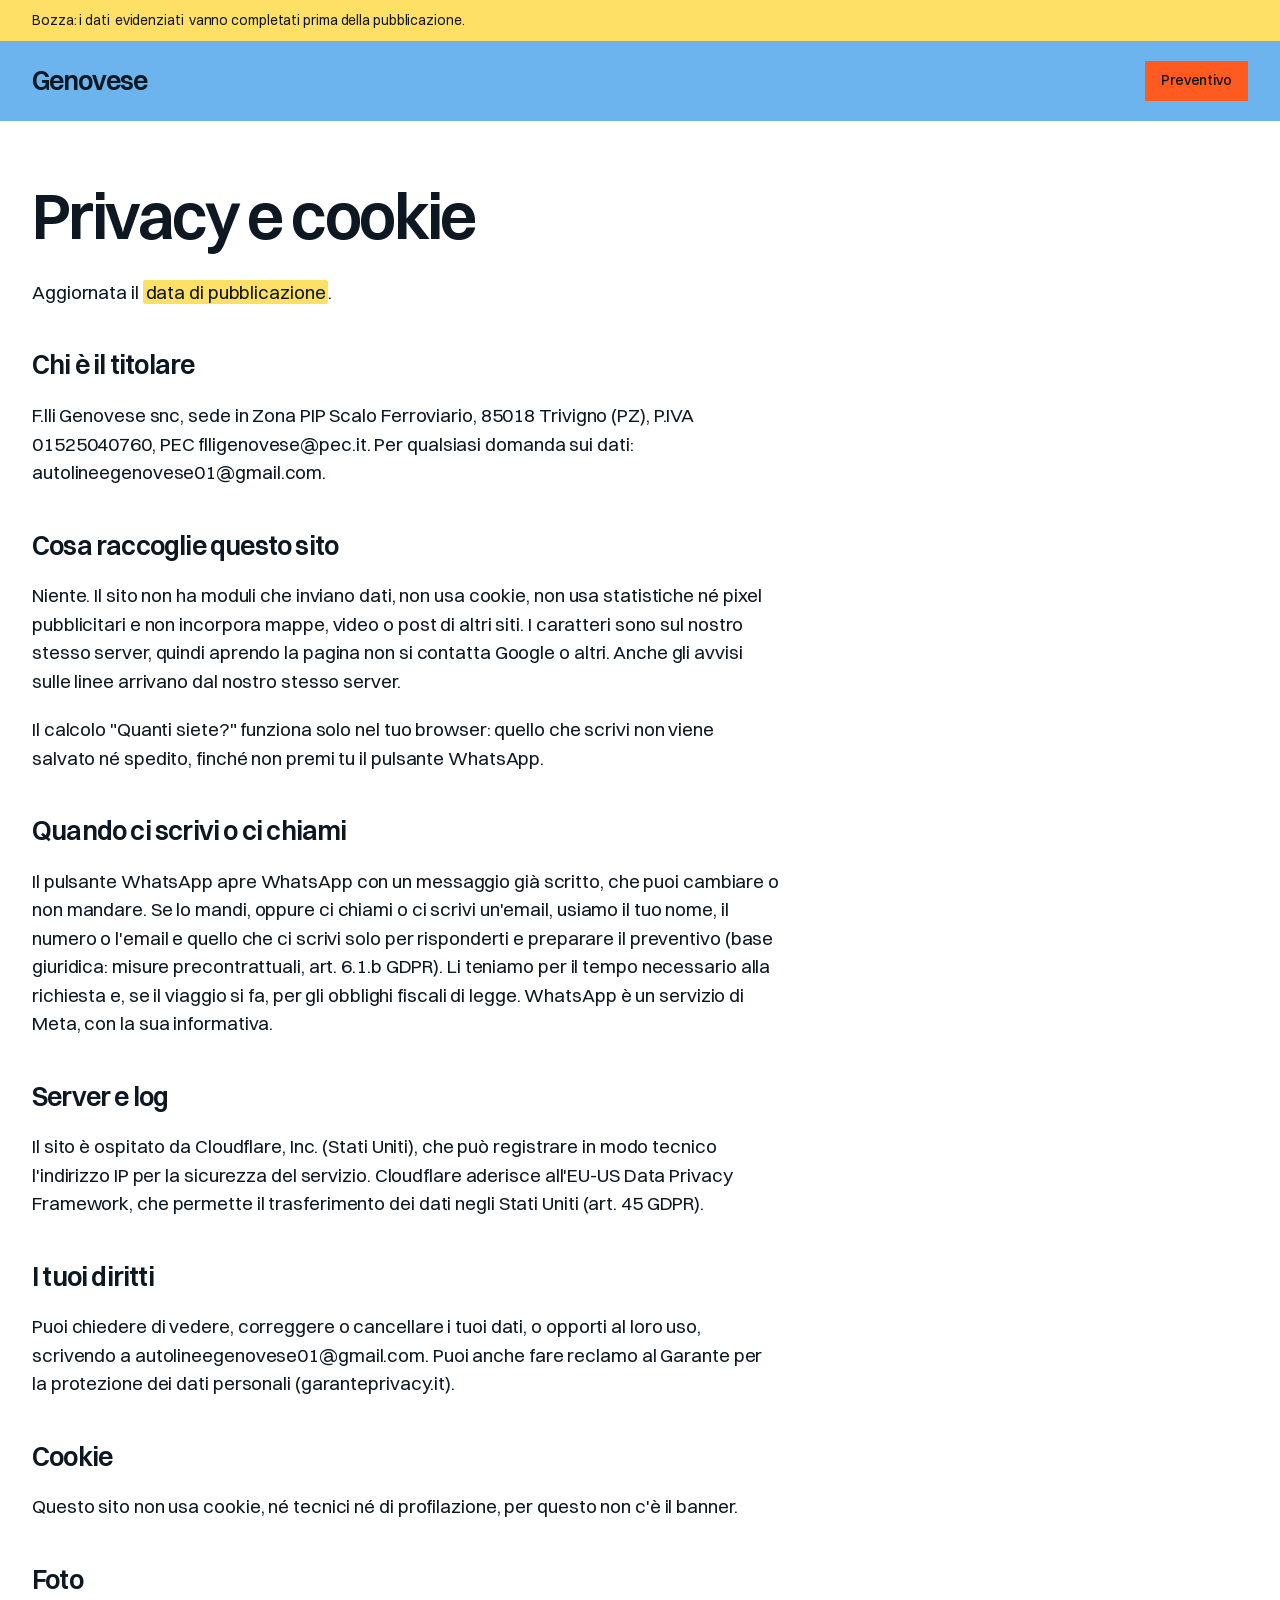
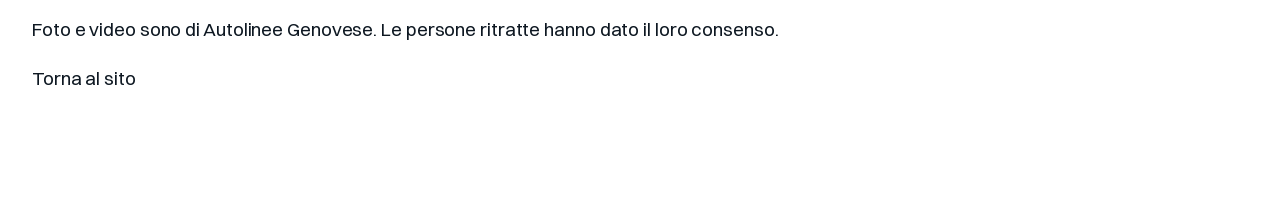
<file: autolinee-genovese-bozza/privacy.html>
<!doctype html>
<html lang="it" class="bozza">
<head>
<meta charset="utf-8">
<meta name="viewport" content="width=device-width, initial-scale=1">
<meta name="robots" content="noindex, nofollow">
<title>Privacy e cookie · Autolinee Genovese</title>
<link rel="stylesheet" href="stile.css">
<style>
  .pagina-testo { background: var(--field-1); min-height: 100svh; padding: 0 var(--margine) 120px; }
  .pagina-testo .colonna { max-width: 68ch; display: grid; gap: 20px; }
  .pagina-testo h1 { font-size: var(--step-head); margin: 64px 0 12px; }
  .pagina-testo h2 { font-size: var(--step-lead); letter-spacing: -0.03em; line-height: 1.15; margin-top: 24px; }
  .pagina-testo ul { margin: 0; padding-left: 1.2em; }
</style>
</head>
<body>
<div class="avviso-bozza"><p>Bozza: i dati <mark class="dc">evidenziati</mark> vanno completati prima della pubblicazione.</p></div>
<header class="testata"><a class="marchio" href="index.html">Genovese</a><nav><a class="pulsante piccolo" href="index.html#preventivo">Preventivo</a></nav></header>
<main class="pagina-testo">
  <div class="colonna">
    <h1>Privacy e cookie</h1>
    <p>Aggiornata il <mark class="dc">data di pubblicazione</mark>.</p>

    <h2>Chi è il titolare</h2>
    <p>F.lli Genovese snc, sede in Zona PIP Scalo Ferroviario, 85018 Trivigno (PZ), P.IVA 01525040760, PEC <a class="link" href="mailto:flligenovese@pec.it">flligenovese@pec.it</a>. Per qualsiasi domanda sui dati: <a class="link" href="mailto:autolineegenovese01@gmail.com">autolineegenovese01@gmail.com</a>.</p>

    <h2>Cosa raccoglie questo sito</h2>
    <p>Niente. Il sito non ha moduli che inviano dati, non usa cookie, non usa statistiche né pixel pubblicitari e non incorpora mappe, video o post di altri siti. I caratteri sono sul nostro stesso server, quindi aprendo la pagina non si contatta Google o altri. Anche gli avvisi sulle linee arrivano dal nostro stesso server.</p>
    <p>Il calcolo "Quanti siete?" funziona solo nel tuo browser: quello che scrivi non viene salvato né spedito, finché non premi tu il pulsante WhatsApp.</p>

    <h2>Quando ci scrivi o ci chiami</h2>
    <p>Il pulsante WhatsApp apre WhatsApp con un messaggio già scritto, che puoi cambiare o non mandare. Se lo mandi, oppure ci chiami o ci scrivi un'email, usiamo il tuo nome, il numero o l'email e quello che ci scrivi solo per risponderti e preparare il preventivo (base giuridica: misure precontrattuali, art. 6.1.b GDPR). Li teniamo per il tempo necessario alla richiesta e, se il viaggio si fa, per gli obblighi fiscali di legge. WhatsApp è un servizio di Meta, con la sua informativa.</p>

    <h2>Server e log</h2>
    <p>Il sito è ospitato da Cloudflare, Inc. (Stati Uniti), che può registrare in modo tecnico l'indirizzo IP per la sicurezza del servizio. Cloudflare aderisce all'EU-US Data Privacy Framework, che permette il trasferimento dei dati negli Stati Uniti (art. 45 GDPR).</p>

    <h2>I tuoi diritti</h2>
    <p>Puoi chiedere di vedere, correggere o cancellare i tuoi dati, o opporti al loro uso, scrivendo a <a class="link" href="mailto:autolineegenovese01@gmail.com">autolineegenovese01@gmail.com</a>. Puoi anche fare reclamo al Garante per la protezione dei dati personali (garanteprivacy.it).</p>

    <h2>Cookie</h2>
    <p>Questo sito non usa cookie, né tecnici né di profilazione, per questo non c'è il banner.</p>

    <h2>Foto</h2>
    <p>Foto e video sono di Autolinee Genovese. Le persone ritratte hanno dato il loro consenso.</p>
    <p><a class="link" href="index.html">Torna al sito</a></p>
  </div>
</main>
</body>
</html>
</file>
<file: autolinee-genovese-bozza/stile.css>
/* Autolinee Genovese — bozza 16/10/2026
   Direzione taste-skill: "pinned poster" (seed 1693441189), Switzer, palette "cielo e blu notte".
   L'arancio viene dal filetto dei sedili e dal logo "Special" sui MAN. */

@font-face { font-family: "Switzer"; src: url("font/switzer-400.woff2") format("woff2"); font-weight: 400; font-display: swap; }
@font-face { font-family: "Switzer"; src: url("font/switzer-500.woff2") format("woff2"); font-weight: 500; font-display: swap; }
@font-face { font-family: "Switzer"; src: url("font/switzer-600.woff2") format("woff2"); font-weight: 600; font-display: swap; }

:root {
  --bg: #6bb4ee;
  --surface: #7dbdf0;
  --ink: #0e1822;
  --muted: #1b3d5c;
  --accent: #ff5a1f;
  --accent-strong: #ff7a45;
  --accent-ink: #0e1822;
  --field-1: #ffffff;  --field-1-ink: #0e1822;
  --field-2: #0e1822;  --field-2-ink: #ffffff;
  --field-2-soft: #b9cde0;

  --step-small: clamp(0.8125rem, 0.79rem + 0.1vw, 0.875rem);
  --step-body: clamp(1.0625rem, 1rem + 0.25vw, 1.1875rem);
  --step-lead: clamp(1.25rem, 1.1rem + 0.7vw, 1.75rem);
  --step-head: clamp(2rem, 1.3rem + 3.4vw, 4.25rem);
  --step-display: clamp(3.6rem, 8vw, 7.5rem);
  --step-giga: clamp(4.5rem, 18vw, 17rem);

  --margine: 32px;
  --gutter: 24px;
  --raggio: 4px;

  --ease-out: cubic-bezier(0.22, 1, 0.36, 1);
  --ease-in-out: cubic-bezier(0.76, 0, 0.24, 1);
  --ease-soft: cubic-bezier(0.33, 1, 0.68, 1);
  --t-press: 140ms;
  --t-hover: 180ms;
  --t-reveal: 800ms;
}
@media (max-width: 760px) { :root { --margine: 16px; --gutter: 16px; } }

*, *::before, *::after { box-sizing: border-box; }
html { -webkit-text-size-adjust: 100%; scroll-behavior: auto; overflow-x: clip; }
body {
  margin: 0; background: var(--bg); color: var(--ink);
  font-family: "Switzer", system-ui, sans-serif; font-size: var(--step-body); line-height: 1.5;
  letter-spacing: -0.005em; overflow-x: clip;
}
img, video { display: block; max-width: 100%; height: auto; }
a { color: inherit; }
h1, h2, h3 { font-weight: 600; letter-spacing: -0.04em; line-height: 0.95; margin: 0; }
p { margin: 0; }
:focus-visible { outline: 3px solid var(--accent); outline-offset: 3px; }
::selection { background: var(--accent); color: var(--accent-ink); }
.sr { position: absolute; width: 1px; height: 1px; overflow: hidden; clip: rect(0 0 0 0); white-space: nowrap; }

/* Parti da confermare con Andy: si spengono togliendo la classe "bozza" da <html> */
.bozza mark.dc { background: #ffe066; color: #0e1822; padding: 0 0.15em; border-radius: 2px; }
html:not(.bozza) mark.dc { background: none; color: inherit; }
.avviso-bozza { background: #ffe066; color: #0e1822; font-size: var(--step-small); padding: 10px var(--margine); }
.avviso-bozza p { max-width: 72ch; }
html:not(.bozza) .avviso-bozza { display: none; }

/* Pulsanti e link */
.pulsante {
  display: inline-flex; align-items: center; justify-content: center; gap: 0.5em;
  min-height: 48px; padding: 0 22px; border: 0; border-radius: 0;
  background: var(--accent); color: var(--accent-ink); font: inherit; font-weight: 500;
  text-decoration: none; cursor: pointer;
  transition: transform var(--t-press) var(--ease-out), background-color var(--t-hover) ease;
}
.pulsante:active { transform: scale(0.97); }
.pulsante.piccolo { min-height: 40px; padding: 0 16px; font-size: var(--step-small); }
.link { text-decoration: underline; text-decoration-color: transparent; text-underline-offset: 0.2em; text-decoration-thickness: 0.07em; transition: text-decoration-color var(--t-hover) ease; }
@media (hover: hover) and (pointer: fine) {
  .pulsante:hover { background-color: var(--accent-strong); }
  .link:hover { text-decoration-color: currentColor; }
}

/* ---------- Testata ---------- */
.testata {
  display: flex; align-items: center; justify-content: space-between; gap: 16px;
  padding: 20px var(--margine); font-size: var(--step-small); position: relative; z-index: 3;
}
.marchio { font-weight: 600; font-size: var(--step-lead); letter-spacing: -0.04em; text-decoration: none; }
.testata nav { display: flex; align-items: center; gap: 28px; }
.testata nav a:not(.pulsante) { text-decoration: none; }
@media (hover: hover) and (pointer: fine) { .testata nav a:not(.pulsante):hover { text-decoration: underline; text-underline-offset: 0.25em; } }
@media (max-width: 760px) {
  .testata nav { gap: 16px; }
  .testata nav .solo-largo { display: none; }
}

/* ---------- Apertura: frase divisa da una cornice, rullo che scorre ---------- */
.apertura { position: relative; height: 230svh; }
.palco { position: sticky; top: 0; height: 100svh; overflow: hidden; display: grid; grid-template-rows: auto 1fr; }
.palco-corpo { position: relative; }
.apertura h1 { font-weight: 600; font-size: var(--step-head); letter-spacing: -0.04em; line-height: 0.95; }
.apertura h1 span { position: absolute; top: 50%; margin-top: -0.95em; white-space: nowrap; }
.apertura h1 .prima { left: var(--margine); }
.apertura h1 .seconda { right: var(--margine); text-align: right; }
.rullo-finestra { position: absolute; left: 50%; top: 0; bottom: 0; width: 36vw; transform: translateX(-50%); overflow: hidden; }
.rullo { position: absolute; left: 0; right: 0; top: 50%; display: flex; flex-direction: column; gap: 24px; will-change: transform; }
.rullo figure { margin: 0; aspect-ratio: 16 / 9; border-radius: var(--raggio); overflow: hidden; background: var(--surface); }
.rullo img { width: 100%; height: 100%; object-fit: cover; }
.palco-piede { position: absolute; left: var(--margine); bottom: 32px; width: min(30vw, 420px); display: grid; gap: 18px; justify-items: start; }
.palco-piede p { font-size: var(--step-body); }

@media (max-width: 900px) {
  .apertura { height: auto; }
  .palco { position: static; height: auto; overflow: visible; display: block; }
  .palco-corpo { padding: 12px var(--margine) 48px; }
  .apertura h1 { font-size: var(--step-head); }
  .apertura h1 br { display: none; }
  .apertura h1 span { position: static; margin-top: 0; display: block; white-space: normal; }
  .apertura h1 .seconda { text-align: right; }
  .rullo-finestra { position: relative; left: auto; transform: none; width: auto; height: auto; margin: 20px 0; overflow: visible; }
  .rullo { position: static; transform: none !important; }
  .rullo figure { aspect-ratio: 4 / 3; }
  .rullo figure:not(:nth-child(2)) { display: none; }
  .palco-piede { position: static; width: auto; margin-top: 28px; }
  .palco-piede p { font-size: var(--step-body); }
}

/* ---------- Servizi: il biglietto del pullman ---------- */
.servizi { background: var(--field-2); color: var(--field-2-ink); padding: 160px var(--margine) 180px; }
.servizi-griglia { display: grid; grid-template-columns: repeat(12, 1fr); gap: var(--gutter); align-items: start; }
.servizi-testo { grid-column: 1 / span 5; position: sticky; top: 12vh; display: grid; gap: 28px; }
.servizi h2 { font-size: var(--step-display); line-height: 0.88; }
.servizi .intro { font-size: var(--step-lead); line-height: 1.35; color: var(--field-2-ink); max-width: 30ch; }
.servizi .nota { color: var(--field-2-soft); max-width: 44ch; }
.biglietto-bus {
  grid-column: 7 / span 6; background: var(--field-1); color: var(--field-1-ink);
  padding: 40px 36px 36px; clip-path: polygon(0.00% 0px, 2.50% 10px, 5.00% 0px, 7.50% 10px, 10.00% 0px, 12.50% 10px, 15.00% 0px, 17.50% 10px, 20.00% 0px, 22.50% 10px, 25.00% 0px, 27.50% 10px, 30.00% 0px, 32.50% 10px, 35.00% 0px, 37.50% 10px, 40.00% 0px, 42.50% 10px, 45.00% 0px, 47.50% 10px, 50.00% 0px, 52.50% 10px, 55.00% 0px, 57.50% 10px, 60.00% 0px, 62.50% 10px, 65.00% 0px, 67.50% 10px, 70.00% 0px, 72.50% 10px, 75.00% 0px, 77.50% 10px, 80.00% 0px, 82.50% 10px, 85.00% 0px, 87.50% 10px, 90.00% 0px, 92.50% 10px, 95.00% 0px, 97.50% 10px, 100.00% 0px, 100.00% calc(100% - 0px), 97.50% calc(100% - 10px), 95.00% calc(100% - 0px), 92.50% calc(100% - 10px), 90.00% calc(100% - 0px), 87.50% calc(100% - 10px), 85.00% calc(100% - 0px), 82.50% calc(100% - 10px), 80.00% calc(100% - 0px), 77.50% calc(100% - 10px), 75.00% calc(100% - 0px), 72.50% calc(100% - 10px), 70.00% calc(100% - 0px), 67.50% calc(100% - 10px), 65.00% calc(100% - 0px), 62.50% calc(100% - 10px), 60.00% calc(100% - 0px), 57.50% calc(100% - 10px), 55.00% calc(100% - 0px), 52.50% calc(100% - 10px), 50.00% calc(100% - 0px), 47.50% calc(100% - 10px), 45.00% calc(100% - 0px), 42.50% calc(100% - 10px), 40.00% calc(100% - 0px), 37.50% calc(100% - 10px), 35.00% calc(100% - 0px), 32.50% calc(100% - 10px), 30.00% calc(100% - 0px), 27.50% calc(100% - 10px), 25.00% calc(100% - 0px), 22.50% calc(100% - 10px), 20.00% calc(100% - 0px), 17.50% calc(100% - 10px), 15.00% calc(100% - 0px), 12.50% calc(100% - 10px), 10.00% calc(100% - 0px), 7.50% calc(100% - 10px), 5.00% calc(100% - 0px), 2.50% calc(100% - 10px), 0.00% calc(100% - 0px)); font-variant-numeric: tabular-nums;
}
.biglietto-testa { display: flex; justify-content: space-between; gap: 16px; font-size: var(--step-small); font-weight: 500; margin: -40px -36px 8px; padding: 26px 36px 16px; background: #dcecf9; }
.biglietto-bus h3 { font-size: var(--step-lead); letter-spacing: -0.03em; line-height: 1.1; margin: 28px 0 8px; }
.tratte { list-style: none; margin: 0; padding: 0; }
.tratte li { display: grid; grid-template-columns: auto 1fr auto; column-gap: 10px; align-items: baseline; padding: 9px 0; }
.tratte .cosa { font-weight: 500; }
.tratte .punti { overflow: hidden; white-space: nowrap; color: var(--muted); letter-spacing: 0.25em; }
.tratte .punti::before { content: '· · · · · · · · · · · · · · · · · · · · · · · · · · · · · · · · · · · · · · · · · · ·'; }
.tratte .chi { grid-column: 1 / -1; font-size: var(--step-small); color: var(--muted); }
.biglietto-piede {
  display: flex; justify-content: space-between; gap: 12px; align-items: center; margin: 28px -14px 0; min-height: 52px; padding: 8px 16px;
  background: var(--ink); color: var(--field-2-ink); text-decoration: none; font-weight: 500;
  transition: background-color var(--t-hover) ease, transform var(--t-press) var(--ease-out);
}
.biglietto-piede:active { transform: scale(0.98); }
@media (hover: hover) and (pointer: fine) { .biglietto-piede:hover { background: var(--accent); color: var(--accent-ink); } }
@media (max-width: 900px) {
  .servizi { padding: 96px var(--margine) 112px; }
  .servizi-griglia { display: block; }
  .servizi-testo { position: static; margin-bottom: 48px; }
  .servizi h2 { font-size: var(--step-display); }
  .biglietto-bus { padding: 32px 20px 28px; }
  .biglietto-testa { margin: -32px -20px 8px; padding: 22px 20px 14px; }
  .biglietto-piede { margin: 24px -8px 0; }
}

/* ---------- Offerta: la frase con i posti ---------- */
.offerta { background: var(--bg); padding: 180px var(--margine); }
.offerta .frase { font-size: var(--step-display); font-weight: 600; letter-spacing: -0.04em; line-height: 0.95; max-width: 16ch; }
.cifra { display: inline-block; background: var(--accent); color: var(--accent-ink); padding: 0 0.12em; font-variant-numeric: tabular-nums; }
.offerta-sotto { display: grid; grid-template-columns: repeat(12, 1fr); gap: var(--gutter); margin-top: 64px; align-items: end; }
.offerta-sotto p { grid-column: 1 / span 6; font-size: var(--step-lead); line-height: 1.35; }
.offerta-sotto .pulsante { grid-column: 10 / span 3; justify-self: end; }
@media (max-width: 900px) {
  .offerta { padding: 96px var(--margine); }
  .offerta .frase { font-size: var(--step-display); }
  .offerta-sotto { display: grid; grid-template-columns: 1fr; gap: 24px; margin-top: 40px; }
  .offerta-sotto p, .offerta-sotto .pulsante { grid-column: 1; justify-self: start; }
}

/* ---------- I nostri mezzi ---------- */
.mezzi-intro { background: var(--field-1); color: var(--field-1-ink); padding: 140px var(--margine) 120px; display: grid; grid-template-columns: repeat(12, 1fr); gap: var(--gutter); }
.mezzi-intro h2 { grid-column: 1 / span 6; font-size: var(--step-head); }
.mezzi-intro .testo { grid-column: 1 / span 5; font-size: var(--step-lead); line-height: 1.35; margin-top: 28px; }
.calcolo { grid-column: 7 / span 6; grid-row: 1 / span 2; align-self: end; background: var(--bg); padding: 32px; display: grid; gap: 20px; }
.calcolo h3 { font-size: var(--step-lead); letter-spacing: -0.03em; line-height: 1.1; }
.contatore { display: flex; align-items: stretch; gap: 0; }
.contatore button {
  width: 56px; min-height: 64px; flex: none; border: 0; background: var(--ink); color: #fff; font: inherit; font-size: var(--step-lead); cursor: pointer;
  transition: transform var(--t-press) var(--ease-out), background-color var(--t-hover) ease;
}
.contatore button:active { transform: scale(0.94); }
@media (hover: hover) and (pointer: fine) { .contatore button:hover { background: var(--muted); } }
.contatore input {
  width: 104px; min-width: 0; border: 0; background: #fff; color: var(--ink); text-align: center;
  font: inherit; font-size: var(--step-head); font-weight: 600; letter-spacing: -0.04em; font-variant-numeric: tabular-nums;
  -moz-appearance: textfield; appearance: textfield;
}
.contatore input::-webkit-outer-spin-button, .contatore input::-webkit-inner-spin-button { -webkit-appearance: none; margin: 0; }
.contatore label { align-self: center; margin-left: 14px; }
.esito { font-size: var(--step-lead); line-height: 1.3; min-height: 2.6em; }
.esito strong { font-weight: 600; }
.esito-azioni { display: flex; flex-wrap: wrap; gap: 12px 20px; align-items: center; }
.esito-azioni .pulsante { max-width: 100%; text-align: center; }
.calcolo .campi { display: grid; grid-template-columns: 1fr 1fr; gap: 12px; }
.calcolo .campi label { display: grid; gap: 6px; font-size: var(--step-body); }
.calcolo .campi input { min-height: 48px; border: 0; padding: 0 12px; font: inherit; background: #fff; color: var(--ink); }
@media (max-width: 900px) {
  .mezzi-intro { display: block; padding: 96px var(--margine) 64px; }
  .calcolo { margin-top: 40px; padding: 20px; }
  .calcolo .campi { grid-template-columns: 1fr; }
}

.mezzo { position: relative; height: 100svh; min-height: 640px; color: var(--field-2-ink); background: var(--ink); overflow: hidden; }
.mezzo > .sfondo { position: absolute; inset: 0; width: 100%; height: 100%; object-fit: cover; }
.mezzo-griglia { position: relative; height: 100%; display: grid; grid-template-columns: repeat(4, 1fr); padding: 0 var(--margine); gap: var(--gutter); align-items: center; }
.scheda {
  grid-column: var(--col, 2); background: var(--field-2); color: var(--field-2-ink);
  min-height: 52svh; padding: 28px 24px 0; display: flex; flex-direction: column; gap: 10px; border-radius: var(--raggio); overflow: hidden;
}
.scheda h3 { font-size: var(--step-lead); letter-spacing: -0.03em; line-height: 1.1; }
.scheda .variante { color: var(--field-2-soft); }
.scheda .posti { font-weight: 500; }
.scheda img { aspect-ratio: 3 / 2; width: 100%; object-fit: cover; margin: 8px 0 4px; border-radius: 2px; }
.scheda ul { margin: 0; padding: 0; list-style: none; font-size: var(--step-body); color: var(--field-2-soft); line-height: 1.45; }
.scheda .pulsante { margin: auto -24px 0; width: calc(100% + 48px); min-height: 56px; }
@media (max-width: 1100px) { .mezzo-griglia { grid-template-columns: repeat(3, 1fr); } .scheda { grid-column: var(--col-m, 2) !important; } }
@media (max-width: 760px) {
  .mezzo { height: auto; min-height: 0; background: var(--field-2); }
  .mezzo > .sfondo { position: static; height: 62svh; }
  .mezzo-griglia { display: block; padding: 0; }
  .scheda { min-height: 0; border-radius: 0; padding: 24px var(--margine) 0; display: grid; grid-template-columns: 1fr 96px; column-gap: 16px; align-items: start; }
  .scheda > * { grid-column: 1; }
  .scheda img { grid-column: 2; grid-row: 1 / span 3; margin: 0; }
  .scheda ul { grid-column: 1 / -1; }
  .scheda .pulsante { grid-column: 1 / -1; margin: 16px calc(-1 * var(--margine)) 0; width: calc(100% + 2 * var(--margine)); }
}

/* ---------- Dove siamo stati: una cornice, il contenuto cambia ---------- */
.viaggi { padding: 180px var(--margine) 140px; display: grid; grid-template-columns: repeat(12, 1fr); gap: var(--gutter); align-items: center; }
.viaggi .testo { grid-column: 1 / span 5; display: grid; gap: 24px; }
.viaggi h2 { font-size: var(--step-head); }
.viaggi .testo p { font-size: var(--step-lead); line-height: 1.35; }
.viaggi .elenco { margin: 0; padding: 0; list-style: none; font-size: var(--step-lead); line-height: 1.35; }
.viaggi .elenco li { padding: 4px 0; }
.cornice-blocco { grid-column: 7 / span 5; }
.cornice { position: relative; aspect-ratio: 4 / 5; overflow: hidden; border-radius: var(--raggio); background: var(--surface); cursor: pointer; }
.cornice img { position: absolute; inset: 0; width: 100%; height: 100%; object-fit: cover; opacity: 0; transition: opacity 600ms ease; }
.cornice img.attiva { opacity: 1; }
.didascalia { font-size: var(--step-small); margin-top: 16px; min-height: 1.5em; }
@media (max-width: 900px) {
  .viaggi { display: block; padding: 112px var(--margine); }
  .cornice-blocco { width: 72vw; margin: 48px auto 0; }
  .didascalia { text-align: center; }
}

/* ---------- Famiglia: titolo fermo, ritratti che passano ---------- */
.famiglia { position: relative; background: var(--surface); }
/* il titolo fisso resta dentro la sua corsa: non esce sopra i contatti */
.famiglia-corsa { position: relative; display: grid; grid-template-columns: repeat(12, 1fr); column-gap: var(--gutter); padding: 160px var(--margine) 120px; align-items: start; }
/* titolo fermo a sinistra, foto che passano a destra: niente sovrapposizioni */
.famiglia-titolo { grid-column: 1 / span 5; position: sticky; top: 18vh; }
.famiglia-titolo h2 { font-size: var(--step-display); line-height: 0.88; color: var(--ink); }
.ritratti { grid-column: 7 / span 6; display: grid; grid-template-columns: repeat(6, 1fr); row-gap: 18svh; column-gap: var(--gutter); }
.ritratto { grid-column: 1 / span 4; margin: 0; }
.ritratto:nth-child(even) { grid-column: 3 / span 4; }
.ritratto .foto { aspect-ratio: 4 / 5; width: 100%; object-fit: cover; border-radius: var(--raggio); background: var(--ink); }
.ritratto figcaption { margin-top: 14px; max-width: 320px; display: grid; gap: 4px; font-size: var(--step-body); line-height: 1.4; }
.ritratto figcaption b { font-weight: 600; }
.ritratto figcaption span { color: var(--muted); }
.storia-testo { position: relative; z-index: 3; background: var(--surface); padding: 0 var(--margine) 160px; display: grid; grid-template-columns: repeat(12, 1fr); gap: var(--gutter); }
.storia-testo p { grid-column: 7 / span 5; font-size: var(--step-lead); line-height: 1.4; }
@media (max-width: 900px) {
  .famiglia-corsa { display: block; padding: 96px var(--margine) 64px; }
  .famiglia-titolo { position: static; margin-bottom: 32px; }
  .famiglia-titolo h2 { font-size: var(--step-display); }
  .ritratti { display: grid; grid-template-columns: 1fr; row-gap: 48px; }
  .ritratto, .ritratto:nth-child(even) { grid-column: 1; width: 72%; }
  .ritratto:nth-child(even) { justify-self: end; }
  .storia-testo { display: block; padding: 0 var(--margine) 112px; }
}

/* avvisi sulle linee: compaiono solo se il titolare ne ha scritto uno da /gestione */
.avvisi { margin: 20px 0 0; padding: 16px 18px; background: var(--accent); color: var(--accent-ink); border-radius: var(--raggio); }
.avvisi-titolo { font-weight: 600; font-size: var(--step-small); }
.avvisi ul { list-style: none; margin: 6px 0 0; padding: 0; display: grid; gap: 6px; }
.avvisi li { font-weight: 500; }
.avvisi li span { font-weight: 400; font-size: var(--step-small); }

/* ---------- Contatti: biglietto sulla foto ---------- */
.contatti { position: relative; min-height: 100svh; display: flow-root; }
.contatti > picture img { position: absolute; inset: 0; width: 100%; height: 100%; object-fit: cover; }
.biglietto {
  position: relative; z-index: 1; margin: 60px var(--margine) 60px auto; width: 400px; background: var(--field-1); color: var(--field-1-ink);
  border-radius: 8px; padding: 32px 32px 0; display: grid; gap: 18px; overflow: hidden;
}
.biglietto h2 { font-size: var(--step-lead); font-weight: 400; letter-spacing: -0.03em; line-height: 1.1; }
.biglietto address { font-style: normal; }
.orari { width: 100%; border-collapse: collapse; font-variant-numeric: tabular-nums; }
.orari th { text-align: left; font-weight: 400; padding: 2px 0; }
.orari td { text-align: right; padding: 2px 0; }
.biglietto .recapiti { display: grid; gap: 4px; }
.biglietto .recapiti a { overflow-wrap: anywhere; }
.biglietto .pulsante { margin: 6px -32px 0; width: calc(100% + 64px); min-height: 56px; }
@media (max-width: 760px) {
  .contatti { min-height: 0; background: var(--field-1); }
  .contatti > picture img { position: static; height: 70svh; }
  .biglietto { margin: 0; width: auto; border-radius: 0; padding: 32px var(--margine) 0; }
  .biglietto .pulsante { margin: 6px calc(-1 * var(--margine)) 0; width: calc(100% + 2 * var(--margine)); }
}

/* ---------- Piede: foto a metà, menu a metà ---------- */
.piede { display: grid; grid-template-columns: repeat(12, 1fr); min-height: 100svh; background: var(--field-2); color: var(--field-2-ink); }
.piede-foto { grid-column: 1 / span 6; position: relative; overflow: hidden; }
.piede-foto img { position: absolute; inset: 0; width: 100%; height: 100%; object-fit: cover; }
.piede-menu { grid-column: 8 / span 5; padding: 80px var(--margine) 32px 0; display: flex; flex-direction: column; gap: 28px; }
.piede-menu .marchio { font-size: var(--step-lead); }
.piede-menu nav { display: grid; gap: 20px; }
.piede-menu nav a { font-size: var(--step-lead); font-weight: 600; letter-spacing: -0.03em; text-decoration: none; transition: transform var(--t-hover) var(--ease-out), color var(--t-hover) ease; width: fit-content; }
@media (hover: hover) and (pointer: fine) {
  .piede-menu nav:hover a { color: var(--field-2-soft); }
  .piede-menu nav a:hover { color: var(--field-2-ink); transform: translateX(12px); }
}
.piede-blocchi { display: grid; grid-template-columns: 1fr 1fr; gap: 24px; font-size: var(--step-body); margin-top: 36px; }
.piede-blocchi h3 { font-size: var(--step-small); font-weight: 500; letter-spacing: 0; line-height: 1.5; color: var(--field-2-soft); }
.legale { margin-top: auto; font-size: var(--step-small); color: var(--field-2-soft); line-height: 1.6; }
.legale a { color: var(--field-2-ink); }
@media (max-width: 900px) {
  .piede { display: block; min-height: 0; }
  .piede-foto { height: 50svh; }
  .piede-menu { padding: 40px var(--margine) 32px; }
  .piede-menu nav a { font-size: var(--step-head); }
  .piede-blocchi { grid-template-columns: 1fr; }
}

/* ---------- A bordo: due foto e il testo in mezzo ---------- */
.a-bordo { background: var(--field-2); color: var(--field-2-ink); padding: 140px var(--margine); display: grid; grid-template-columns: repeat(12, 1fr); gap: var(--gutter); align-items: end; }
.a-bordo .grande { grid-column: 1 / span 6; margin: 0; }
.a-bordo .stretta { grid-column: 10 / span 3; margin: 0; align-self: start; }
.a-bordo img { width: 100%; height: 100%; object-fit: cover; }
.a-bordo-testo { grid-column: 7 / span 3; display: grid; gap: 16px; padding-bottom: 8px; }
.a-bordo-testo h3 { font-size: var(--step-head); }
.a-bordo-testo p { color: var(--field-2-soft); }
@media (max-width: 900px) {
  .a-bordo { display: grid; grid-template-columns: 1fr 1fr; padding: 72px var(--margine); gap: 16px; }
  .a-bordo .grande { grid-column: 1 / -1; }
  .a-bordo-testo { grid-column: 1; grid-row: 2; align-self: start; }
  .a-bordo .stretta { grid-column: 2; grid-row: 2; }
}

/* ---------- Foto a tutta larghezza ---------- */
.panorama { margin: 0; height: min(80svh, 900px); overflow: hidden; background: var(--ink); }
.panorama > div { height: 100%; }
.panorama img { width: 100%; height: 100%; object-fit: cover; }
@media (max-width: 760px) { .panorama { height: 56svh; } }

/* ---------- Telefono gigante ---------- */
.numero { background: var(--ink); color: var(--bg); padding: 120px var(--margine) 96px; display: grid; gap: 20px; }
.numero p { font-size: var(--step-lead); }
.numero-grande { font-size: min(var(--step-giga), 12.5vw); white-space: nowrap; font-weight: 600; letter-spacing: -0.04em; line-height: 0.95; text-decoration: none; font-variant-numeric: tabular-nums; width: fit-content; transition: color var(--t-hover) ease; }
@media (hover: hover) and (pointer: fine) { .numero-grande:hover { color: #ffffff; } }
.numero-sotto a { color: var(--field-2-ink); overflow-wrap: anywhere; }
@media (max-width: 760px) { .numero { padding: 72px var(--margine); } .numero-grande { font-size: 13.5vw; } }

/* ---------- Nome gigante in fondo ---------- */
.nome-gigante { margin: 0; background: var(--accent); color: var(--ink); font-size: var(--step-giga); font-weight: 600; letter-spacing: -0.05em; line-height: 0.8; padding: 0.12em var(--margine) 0.06em; white-space: nowrap; overflow: hidden; }


/* ---------- Movimento ----------
   Come nei siti esempio: i testi salgono e appaiono uno dopo l'altro, i titoli escono da dietro una maschera,
   le foto si aprono dall'alto come un otturatore. Tutto nascosto solo se lo script gira (html.js). */
@media (prefers-reduced-motion: no-preference) {
  .js [data-rise] { opacity: 0; transform: translateY(28px); animation: sali 1000ms var(--ease-out) forwards; animation-delay: calc(var(--i, 0) * 110ms + 120ms); }
  .js [data-reveal] { opacity: 0; transform: translateY(36px); transition: opacity 900ms var(--ease-out), transform 1100ms var(--ease-out); transition-delay: calc(var(--i, 0) * 90ms); }
  .js [data-reveal].is-in { opacity: 1; transform: none; }
  /* titoli: ogni riga sale da dietro la sua linea di base */
  .maschera .riga, .nome-gigante .riga { display: block; overflow: hidden; padding-bottom: 0.08em; margin-bottom: -0.08em; }
  .maschera .riga > span, .nome-gigante .riga > span { display: block; }
  .js .maschera .riga > span, .js .nome-gigante .riga > span { transform: translateY(108%); transition: transform 1000ms var(--ease-out); }
  .js .maschera .riga:nth-child(2) > span { transition-delay: 120ms; }
  .js .maschera.is-in .riga > span, .js .nome-gigante.is-in .riga > span { transform: none; }
  /* foto: otturatore dall'alto + leggero zoom che si assesta */
  .js .otturatore { clip-path: inset(0 0 100% 0); transition: clip-path 1200ms var(--ease-in-out); overflow: hidden; }
  .js .otturatore img, .js .otturatore video { transform: scale(1.14); transition: transform 1700ms var(--ease-soft); }
  .js .otturatore.is-in { clip-path: inset(0); }
  .js .otturatore.is-in img, .js .otturatore.is-in video { transform: none; }
  .js .otturatore img.deriva { transition: none; }
  /* il biglietto esce come da una stampante */
  .js [data-stampa] { opacity: 0; transform: translateY(-56px) rotate(-1.5deg); transition: opacity 900ms var(--ease-out), transform 1300ms var(--ease-out); }
  .js [data-stampa].is-in { opacity: 1; transform: none; }
  .js [data-stampa] .tratte li { opacity: 0; transform: translateX(-16px); transition: opacity 600ms var(--ease-out), transform 700ms var(--ease-out); transition-delay: calc(500ms + var(--i, 0) * 70ms); }
  .js [data-stampa].is-in .tratte li { opacity: 1; transform: none; }
  /* sfondi dei mezzi che si assestano, cifre che rimbalzano */
  .js .mezzo > .sfondo { transform: scale(1.1); transition: transform 1800ms var(--ease-soft); }
  .js .mezzo.is-in > .sfondo { transform: none; }
  .js .mezzo .scheda { opacity: 0; transform: translateY(48px); transition: opacity 900ms var(--ease-out) 200ms, transform 1100ms var(--ease-out) 200ms; }
  .js .mezzo.is-in .scheda { opacity: 1; transform: none; }
  .js .cifra { transform: scale(0.6) rotate(-4deg); transition: transform 900ms cubic-bezier(0.34, 1.56, 0.64, 1) 300ms; }
  .js .offerta.is-in .cifra { transform: none; }
  .js .offerta.is-in .cifra + .cifra, .js .offerta.is-in .cifra:nth-of-type(2) { transition-delay: 450ms; }
  .esito.cambia { animation: lampo 420ms var(--ease-out); }
  .js .apertura .rullo figure { transition: transform 600ms var(--ease-out); }
  @supports (animation-timeline: view()) {
    .deriva { animation: deriva linear both; animation-timeline: view(); animation-range: entry 0% exit 100%; }
  }
}
@keyframes sali { to { opacity: 1; transform: none; } }
@keyframes lampo { from { opacity: 0.2; transform: translateY(6px); } to { opacity: 1; transform: none; } }
@keyframes deriva { from { transform: translateY(-6%) scale(1.12); } to { transform: translateY(6%) scale(1.12); } }
</file>
